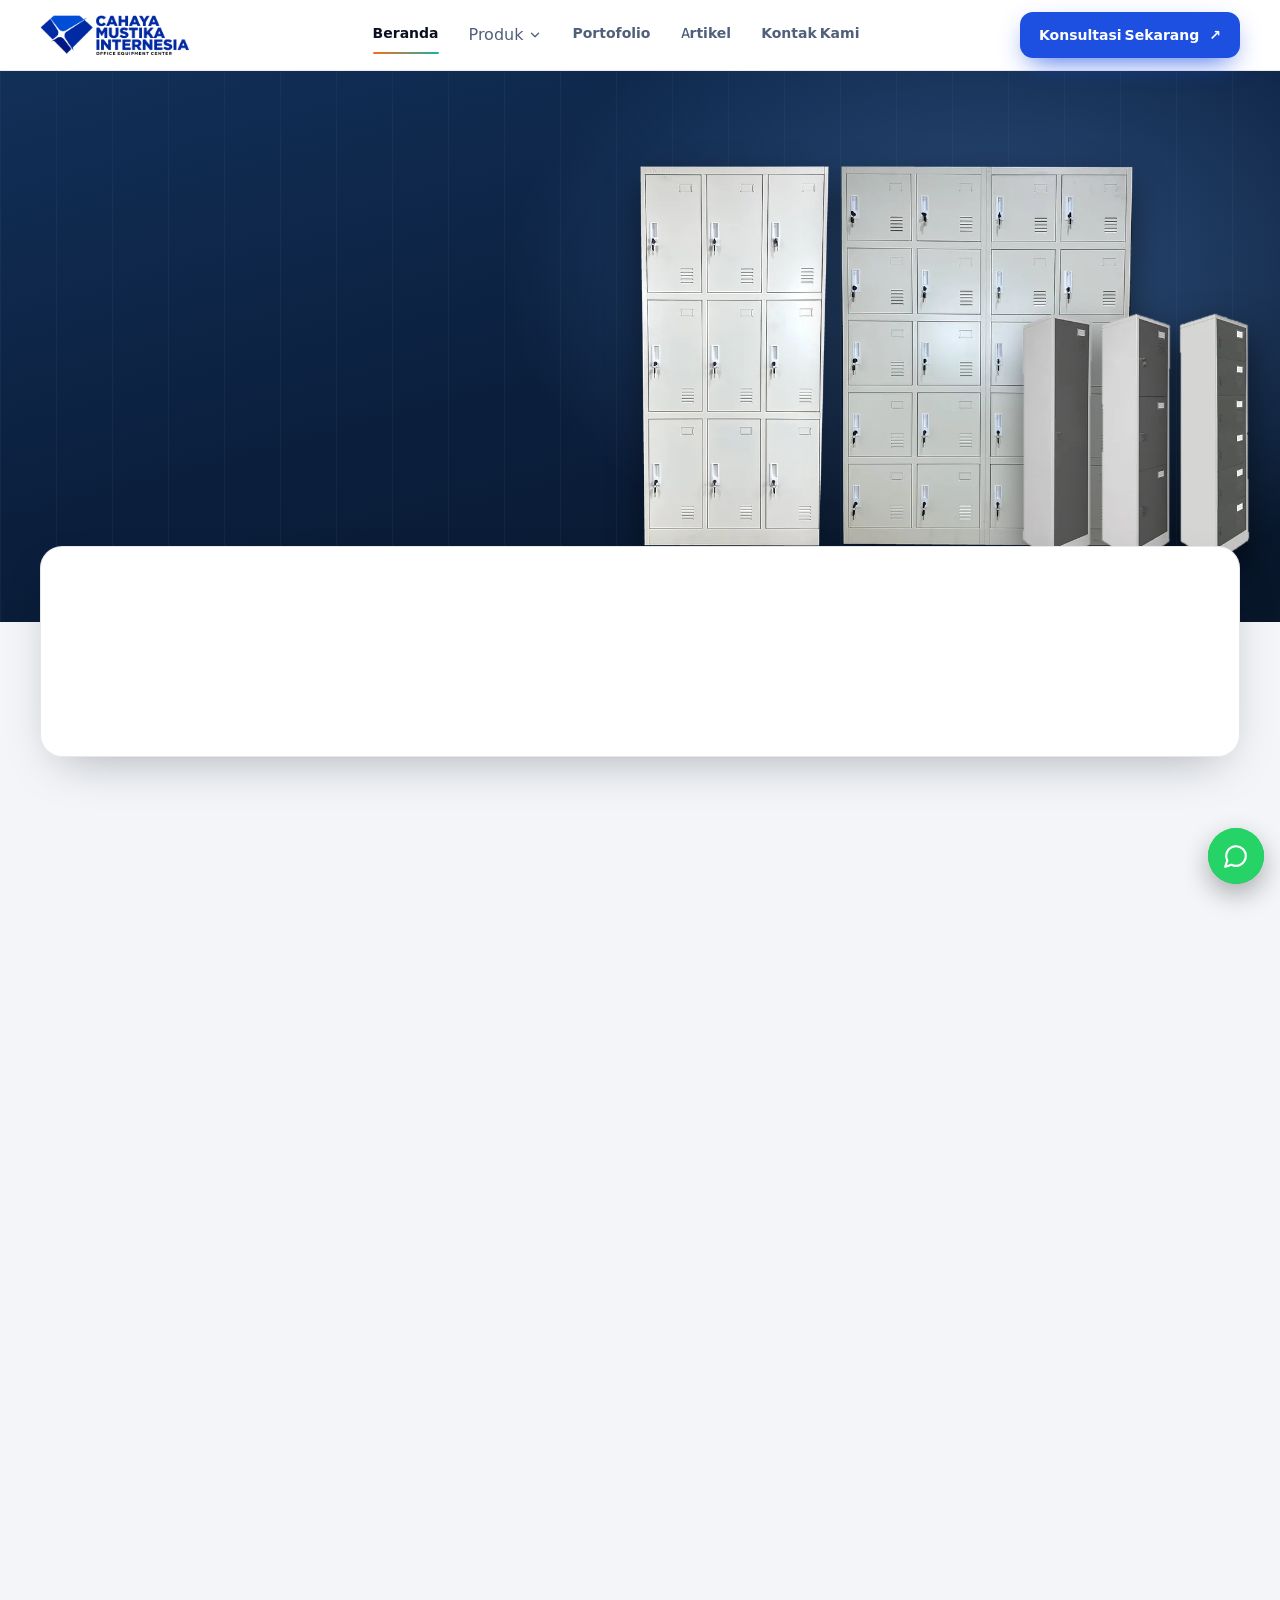
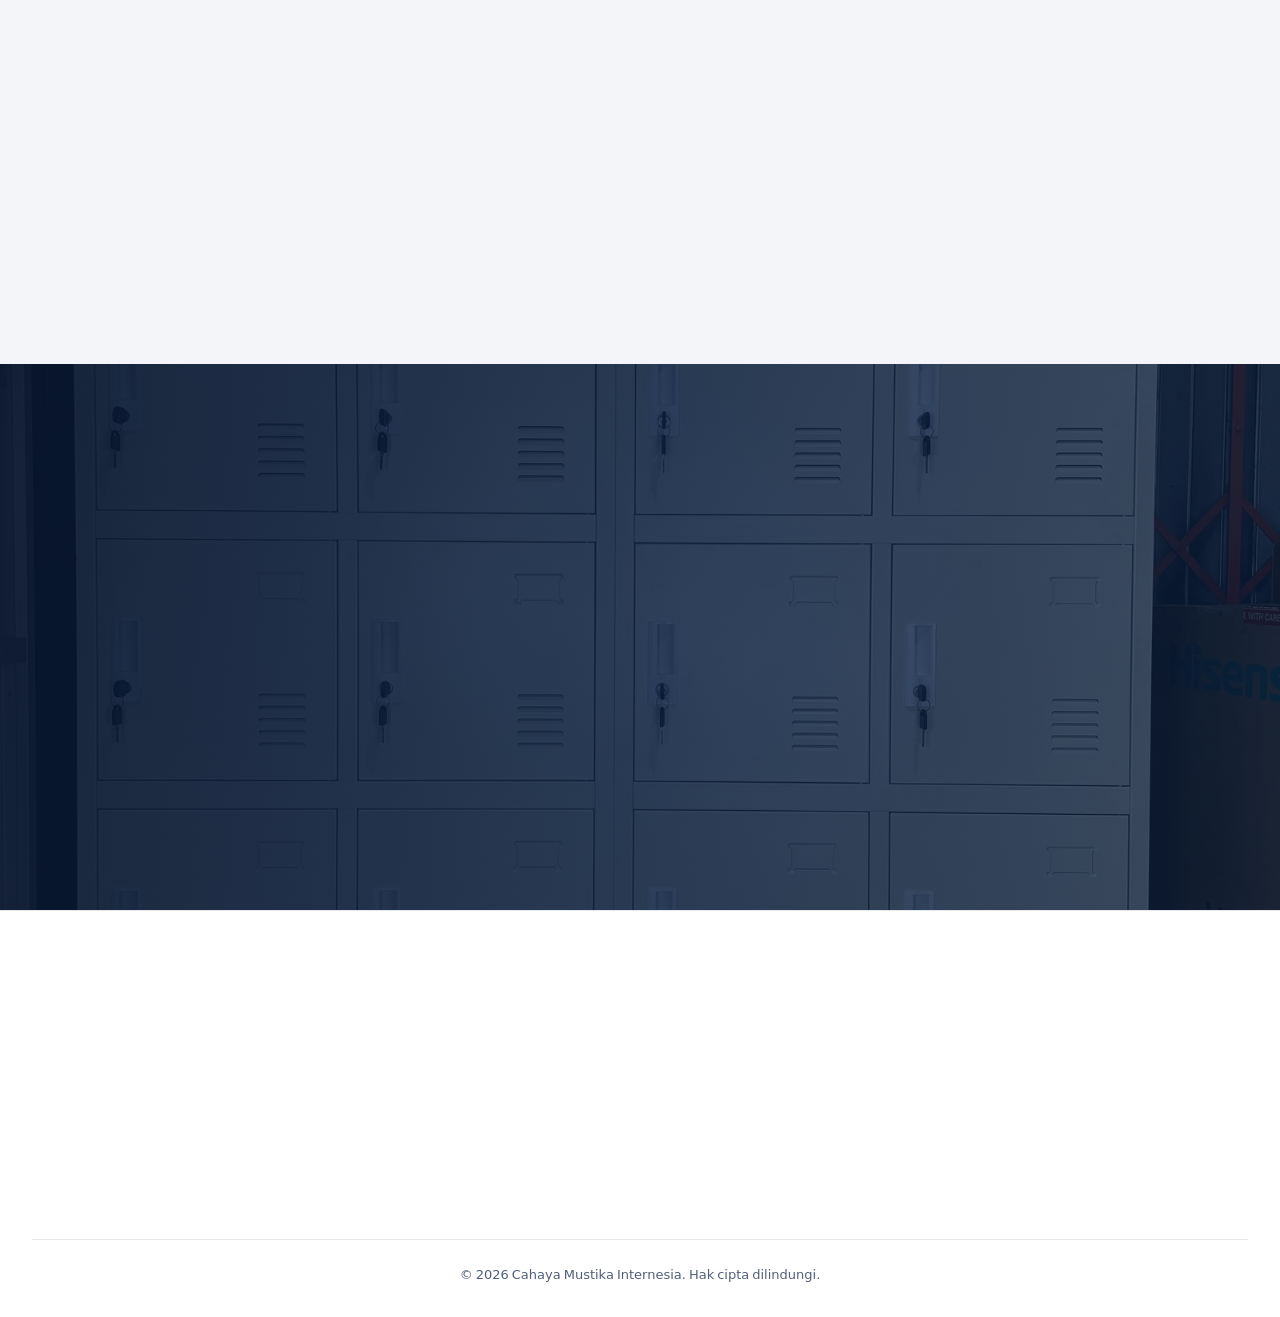
<file: index.html>
<!doctype html>
<html lang="id" data-theme="light">
<head>
<meta charset="utf-8">
<meta name="viewport" content="width=device-width,initial-scale=1">
<title>Jual Loker Besi Jakarta – Loker Zeco & Vivorti | Cahaya Mustika Internesia</title>
<meta name="description" content="Jual loker besi di Jakarta: lemari loker besi Zeco 1 sampai 6 pintu dan loker Vivorti 9 dan 20 pintu untuk sekolah, kantor, gym, pabrik, dan fasilitas kesehatan. Konsultasi via WhatsApp.">
<meta property="og:title" content="Jual Loker Besi Jakarta – Loker Zeco & Vivorti | Cahaya Mustika Internesia"><meta property="og:description" content="Jual loker besi di Jakarta: lemari loker besi Zeco 1 sampai 6 pintu dan loker Vivorti 9 dan 20 pintu untuk sekolah, kantor, gym, pabrik, dan fasilitas kesehatan. Konsultasi via WhatsApp."><meta property="og:image" content="assets/images/logo-footer.webp">
<link rel="icon" href="assets/images/icon.webp" type="image/webp">
<script>(function(){var d=document.documentElement;d.classList.add("js");try{localStorage.removeItem("theme")}catch(e){}})()</script>
<link rel="preload" href="assets/fonts/manrope-200-800-latin.woff2" as="font" type="font/woff2" crossorigin><link rel="preload" href="assets/fonts/poppins-600-latin.woff2" as="font" type="font/woff2" crossorigin><meta name="theme-color" content="#0b1f3d">
<link rel="stylesheet" href="assets/css/locker.css">
<script defer src="assets/js/locker.js"></script>
</head>
<body>
<a class="skip" href="#main">Lompat ke konten</a>
<header class="hdr" id="hdr">
 <div class="hdr-in">
  <a class="logo" href="index.html" aria-label="Cahaya Mustika Internesia"><img class="l-light" src="assets/images/logo-cahaya-mustika.webp" width="800" height="215" alt="Cahaya Mustika Internesia"><img class="l-dark" src="assets/images/putih-logo.webp" width="800" height="215" alt="Cahaya Mustika Internesia"></a>
  <nav class="nav" aria-label="Navigasi utama"><a href="index.html" aria-current=page>Beranda</a><div class="nav-dd"><button type="button" class="nav-dd-t" aria-expanded="false" aria-controls="ddProduk">Produk <svg class="dd-chev" viewBox="0 0 24 24" width="14" height="14" fill="none" stroke="currentColor" stroke-width="2.2" stroke-linecap="round" stroke-linejoin="round" aria-hidden="true"><path d="M6 9l6 6 6-6"/></svg></button><div class="nav-dd-m" id="ddProduk"><a href="pages/produk.html"><b>Semua Produk</b><small>20 model Zeco dan Vivorti</small></a><a href="pages/zeco.html"><b>Loker Besi Zeco</b><small>Loker besi 1 sampai 6 pintu</small></a><a href="pages/vivorti.html"><b>Loker Vivorti</b><small>Loker 9 dan 20 pintu</small></a></div></div><a href="pages/portofolio.html">Portofolio</a><a href="pages/artikel.html">Artikel</a><a href="pages/kontak.html">Kontak Kami</a></nav>
  <div class="hdr-act">
   <a class="btn btn-primary btn-sm" href="https://wa.me/628113301819?text=Halo%20Cahaya%20Mustika%20Internesia%2C%20saya%20ingin%20konsultasi%20mengenai%20locker." target="_blank" rel="noopener noreferrer">Konsultasi Sekarang <span class="arr">↗</span></a>
   <button class="burger" id="burger" type="button" aria-label="Menu" aria-expanded="false" aria-controls="mnav"><span></span><span></span></button>
  </div>
 </div>
 <nav class="mnav" id="mnav" aria-label="Navigasi seluler"><a href="index.html" aria-current=page>Beranda</a><a href="pages/produk.html">Produk</a><a class="mnav-sub" href="pages/zeco.html">Loker Besi Zeco</a><a class="mnav-sub" href="pages/vivorti.html">Loker Vivorti</a><a href="pages/portofolio.html">Portofolio</a><a href="pages/artikel.html">Artikel</a><a href="pages/kontak.html">Kontak Kami</a></nav>
</header>
<main id="main">

<section class="hx"><div class="wrap hx-grid">
 <div class="hx-copy">
  <h1 class="rv">Jual Loker Besi Jakarta untuk Sekolah, Kantor, dan Fasilitas Umum</h1>
  <p class="hx-lead rv" style="--d:.1s">Loker besi Zeco dan Vivorti dari Cahaya Mustika Internesia. Solusi penyimpanan yang aman dan rapi untuk sekolah, kantor, gym, pabrik, dan fasilitas kesehatan sesuai kebutuhan ruang Anda.</p>
  <div class="hx-cta rv" style="--d:.2s"><a class="btn btn-primary" href="pages/produk.html">Lihat Produk</a><a class="btn btn-ghost" href="https://wa.me/628113301819?text=Halo%20Cahaya%20Mustika%20Internesia%2C%20saya%20ingin%20konsultasi%20mengenai%20locker." target="_blank" rel="noopener noreferrer">Konsultasi Sekarang</a></div>
 </div>
 <div class="hx-vis" aria-hidden="true"><div class="hx-back"><img src="assets/images/produk/vivorti-vt-lc09-cut.webp" srcset="assets/images/produk/vivorti-vt-lc09-cut-sm.webp 300w, assets/images/produk/vivorti-vt-lc09-cut.webp 596w" sizes="(min-width:960px) 200px, 30vw" alt="" width="596" height="1200"><img fetchpriority="high" src="assets/images/produk/vivorti-vt-lc20-cut.webp" srcset="assets/images/produk/vivorti-vt-lc20-cut-sm.webp 460w, assets/images/produk/vivorti-vt-lc20-cut.webp 923w" sizes="(min-width:960px) 300px, 45vw" alt="" width="923" height="1200"></div><div class="hx-front"><img src="assets/images/produk/zeco-z601-t5-cut.webp" alt="" width="122" height="430"><img src="assets/images/produk/zeco-z603-t5-cut.webp" alt="" width="119" height="428"><img src="assets/images/produk/zeco-z606-t5-cut.webp" alt="" width="122" height="432"></div><span class="hx-floor"></span></div>
 </div></section>
<section class="hx-feat" aria-label="Keunggulan singkat"><div class="wrap"><div class="hx-card"><div class="hx-f rv" style="--d:0.00s"><span class="hx-ic"><svg viewBox="0 0 24 24" aria-hidden="true" fill="none" stroke="currentColor" stroke-width="1.8" stroke-linecap="round" stroke-linejoin="round"><path d="M12 3l9 5-9 5-9-5z"/><path d="M3 13l9 5 9-5"/></svg></span><div><p class="hx-f-t">20 Model Resmi</p><p>Loker besi Zeco dan Vivorti sesuai katalog resmi masing-masing merek.</p></div></div><div class="hx-f rv" style="--d:0.07s"><span class="hx-ic"><svg viewBox="0 0 24 24" aria-hidden="true" fill="none" stroke="currentColor" stroke-width="1.8" stroke-linecap="round" stroke-linejoin="round"><rect x="3" y="3" width="7" height="7" rx="1.5"/><rect x="14" y="3" width="7" height="7" rx="1.5"/><rect x="3" y="14" width="7" height="7" rx="1.5"/><rect x="14" y="14" width="7" height="7" rx="1.5"/></svg></span><div><p class="hx-f-t">1 hingga 20 Pintu</p><p>Dari loker personal sampai loker karyawan dalam jumlah banyak.</p></div></div><div class="hx-f rv" style="--d:0.14s"><span class="hx-ic"><svg viewBox="0 0 24 24" aria-hidden="true" fill="none" stroke="currentColor" stroke-width="1.8" stroke-linecap="round" stroke-linejoin="round"><path d="M4 21V5a1 1 0 011-1h8a1 1 0 011 1v16M14 9h5a1 1 0 011 1v11M3 21h18M8 8h2M8 12h2M8 16h2"/></svg></span><div><p class="hx-f-t">Melayani Seluruh Indonesia</p><p>Kantor di Jakarta Pusat, siap mengirim loker ke seluruh daerah di Indonesia.</p></div></div><div class="hx-f rv" style="--d:0.21s"><span class="hx-ic"><svg viewBox="0 0 24 24" aria-hidden="true" fill="none" stroke="currentColor" stroke-width="1.8" stroke-linecap="round" stroke-linejoin="round"><path d="M21 12a8 8 0 01-11.5 7.2L4 20l1-4.5A8 8 0 1121 12z"/></svg></span><div><p class="hx-f-t">Konsultasi via WhatsApp</p><p>Dibantu menghitung jumlah pintu dan memilih model yang paling sesuai.</p></div></div></div></div></section>

<section class="sec chal"><div class="wrap chal-grid"><div class="chal-l"><p class="eyebrow rv">Tantangan</p><p class="chal-title rv" style="--d:.08s">Tantangan Penyimpanan di Ruang Anda</p><p class="rv" style="--d:.16s">Setiap sekolah, kantor, gym, dan pabrik punya masalah penyimpanan yang berbeda. Loker Zeco dan Vivorti dirancang untuk menjawab tantangan yang paling sering muncul di lapangan.</p><a class="btn btn-primary rv" style="--d:.24s;margin-top:26px" href="https://wa.me/628113301819?text=Halo%20Cahaya%20Mustika%20Internesia%2C%20saya%20ingin%20konsultasi%20solusi%20penyimpanan%20locker." target="_blank" rel="noopener noreferrer">Diskusikan Kebutuhan Anda <span class="arr">↗</span></a></div><ul class="chal-list"><li class="rv" style="--d:0.00s"><span class="cn">01</span><div><b>Barang berserakan</b><p>Tas, jaket, dan perlengkapan menumpuk di meja atau lantai sehingga ruangan terlihat berantakan.</p></div></li><li class="rv" style="--d:0.07s"><span class="cn">02</span><div><b>Keamanan tidak terjamin</b><p>Barang pribadi dibiarkan terbuka tanpa tempat simpan yang terkunci.</p></div></li><li class="rv" style="--d:0.14s"><span class="cn">03</span><div><b>Ruang terbatas</b><p>Tanpa penataan yang tepat, area ganti, koridor, dan ruang kerja cepat terasa sempit.</p></div></li><li class="rv" style="--d:0.21s"><span class="cn">04</span><div><b>Barang sering tertukar</b><p>Setiap pengguna butuh tempat simpan sendiri yang jelas dan berkunci agar barang tidak tertukar atau hilang.</p></div></li></ul></div></section>

<section class="sec" style="padding-top:0"><div class="wrap"><div class="sec-h"><div><p class="eyebrow rv">Portofolio</p><h2 class="rv h2-2" style="--d:.08s">Produk Loker Besi yang Telah Digunakan Pelanggan</h2></div><p class="rv p-3" style="--d:.16s">Berbagai pilihan loker besi Zeco dan Vivorti untuk mendukung kebutuhan penyimpanan barang pribadi, perlengkapan kerja, dan seragam. Lihat dokumentasi produk untuk kebutuhan kantor, sekolah, pabrik, dan berbagai fasilitas lainnya.</p></div><div class="loc-grid"><a class="loc rv" style="--d:0.00s" href="pages/portofolio.html"><img class="loc-img" src="assets/images/portofolio/proyek-locker-20-pintu-putih.webp" srcset="assets/images/portofolio/proyek-locker-20-pintu-putih-sm.webp 480w, assets/images/portofolio/proyek-locker-20-pintu-putih.webp 900w" sizes="(min-width:1000px) 30vw, 50vw" alt="Loker besi 20 pintu warna putih, susunan 4 kolom" width="900" height="1200" loading="lazy" style="object-position:50% 45%"><span class="loc-tag">Loker Besi · 20 Pintu</span><div class="loc-body"><p class="loc-t">Loker 4 kolom warna putih</p></div></a><a class="loc rv" style="--d:0.06s" href="pages/portofolio.html"><img class="loc-img" src="assets/images/portofolio/proyek-locker-6-pintu-abu.webp" srcset="assets/images/portofolio/proyek-locker-6-pintu-abu-sm.webp 480w, assets/images/portofolio/proyek-locker-6-pintu-abu.webp 900w" sizes="(min-width:1000px) 30vw, 50vw" alt="Pemasangan loker besi 6 pintu warna abu-abu di lokasi pelanggan" width="900" height="1200" loading="lazy" style="object-position:50% 40%"><span class="loc-tag">Loker Besi · 6 Pintu</span><div class="loc-body"><p class="loc-t">Pemasangan loker 1 kolom</p></div></a><a class="loc rv" style="--d:0.12s" href="pages/portofolio.html"><img class="loc-img" src="assets/images/portofolio/proyek-locker-9-pintu-krem.webp" srcset="assets/images/portofolio/proyek-locker-9-pintu-krem-sm.webp 480w, assets/images/portofolio/proyek-locker-9-pintu-krem.webp 900w" sizes="(min-width:1000px) 30vw, 50vw" alt="Loker besi 9 pintu warna krem, susunan 3 kolom" width="900" height="1200" loading="lazy" style="object-position:50% 40%"><span class="loc-tag">Loker Besi · 9 Pintu</span><div class="loc-body"><p class="loc-t">Loker 3 kolom warna krem</p></div></a><a class="loc rv" style="--d:0.18s" href="pages/portofolio.html"><img class="loc-img" src="assets/images/portofolio/proyek-locker-2-pintu-abu.webp" srcset="assets/images/portofolio/proyek-locker-2-pintu-abu-sm.webp 480w, assets/images/portofolio/proyek-locker-2-pintu-abu.webp 900w" sizes="(min-width:1000px) 30vw, 50vw" alt="Loker besi 2 pintu tinggi warna abu-abu" width="900" height="1200" loading="lazy" style="object-position:50% 35%"><span class="loc-tag">Loker Besi · 2 Pintu</span><div class="loc-body"><p class="loc-t">Loker pintu tinggi untuk seragam</p></div></a><a class="loc rv" style="--d:0.24s" href="pages/portofolio.html"><img class="loc-img" src="assets/images/portofolio/proyek-locker-20-pintu-krem.webp" srcset="assets/images/portofolio/proyek-locker-20-pintu-krem-sm.webp 480w, assets/images/portofolio/proyek-locker-20-pintu-krem.webp 900w" sizes="(min-width:1000px) 30vw, 50vw" alt="Loker besi 20 pintu warna krem, susunan 4 kolom" width="900" height="1200" loading="lazy" style="object-position:50% 40%"><span class="loc-tag">Loker Besi · 20 Pintu</span><div class="loc-body"><p class="loc-t">Loker 4 kolom warna krem</p></div></a><a class="loc rv" style="--d:0.30s" href="pages/portofolio.html"><img class="loc-img" src="assets/images/portofolio/proyek-locker-6-pintu-abu-2.webp" srcset="assets/images/portofolio/proyek-locker-6-pintu-abu-2-sm.webp 480w, assets/images/portofolio/proyek-locker-6-pintu-abu-2.webp 900w" sizes="(min-width:1000px) 30vw, 50vw" alt="Loker besi 6 pintu warna abu-abu, satu kolom" width="900" height="1200" loading="lazy" style="object-position:50% 35%"><span class="loc-tag">Loker Besi · 6 Pintu</span><div class="loc-body"><p class="loc-t">Loker 1 kolom warna abu-abu</p></div></a></div></div></section>

<section class="sec"><div class="wrap">
 <div class="sec-h"><div><p class="eyebrow rv">Produk Kami</p><h2 class="rv" style="--d:.08s">Pilihan Loker Besi Zeco dan Vivorti untuk Sekolah, Kampus dan Pabrik</h2></div><p class="rv" style="--d:.16s">Temukan pilihan lemari loker besi dari Zeco dan Vivorti dengan berbagai konfigurasi pintu. Tersedia model untuk penyimpanan personal, perlengkapan kerja, seragam, dan barang karyawan.</p></div>
 <div class="bpn">
  <a class="bpn-p bpn-z rv" href="pages/zeco.html">
   <div class="bpn-media bpn-zm"><img src="assets/images/produk/zeco-z601-t5-cut.webp" alt="Zeco Locker Z-601" width="122" height="430" loading="lazy" decoding="async"><img src="assets/images/produk/zeco-z602-t5-cut.webp" alt="Zeco Locker Z-602" width="118" height="429" loading="lazy" decoding="async"><img src="assets/images/produk/zeco-z603-t5-cut.webp" alt="Zeco Locker Z-603" width="119" height="428" loading="lazy" decoding="async"><img src="assets/images/produk/zeco-z604-t5-cut.webp" alt="Zeco Locker Z-604" width="118" height="425" loading="lazy" decoding="async"><img src="assets/images/produk/zeco-z605-t5-cut.webp" alt="Zeco Locker Z-605" width="112" height="420" loading="lazy" decoding="async"><img src="assets/images/produk/zeco-z606-t5-cut.webp" alt="Zeco Locker Z-606" width="122" height="432" loading="lazy" decoding="async"></div>
   <div class="bpn-cap"><span class="bpn-tag">Zeco 1–6 Pintu · 18 Model</span><h3>Loker Besi Zeco</h3><div class="bpn-more"><p>Loker besi kokoh untuk pemakaian sehari-hari.</p></div><span class="bpn-btn">Lihat Produk Zeco <span class="arr">→</span></span></div>
  </a>
  <a class="bpn-p bpn-v rv" style="--d:.08s" href="pages/vivorti.html">
   <div class="bpn-media bpn-vm"><img src="assets/images/produk/vivorti-vt-lc09-cut.webp" srcset="assets/images/produk/vivorti-vt-lc09-cut-sm.webp 300w, assets/images/produk/vivorti-vt-lc09-cut.webp 596w" sizes="(min-width:960px) 200px, 30vw" alt="Vivorti VT-LC09" width="596" height="1200" loading="lazy" decoding="async"><img src="assets/images/produk/vivorti-vt-lc20-cut.webp" srcset="assets/images/produk/vivorti-vt-lc20-cut-sm.webp 460w, assets/images/produk/vivorti-vt-lc20-cut.webp 923w" sizes="(min-width:960px) 300px, 45vw" alt="Vivorti VT-LC20" width="923" height="1200" loading="lazy" decoding="async"></div>
   <div class="bpn-cap"><span class="bpn-tag">9 dan 20 Pintu · 2 Model</span><h3>Loker Besi Vivorti</h3><div class="bpn-more"><p>Lemari loker Vivorti dengan banyak kompartemen untuk penyimpanan barang pribadi dan perlengkapan pengguna dalam jumlah besar.</p></div><span class="bpn-btn">Lihat Produk Vivorti <span class="arr">→</span></span></div>
  </a>
 </div>
</div></section>

<section class="sec" style="padding-top:0"><div class="wrap">
 <div class="sec-h"><div><p class="eyebrow rv">Informasi dan Panduan</p><h2 class="rv" style="--d:.08s">Artikel dan Panduan Seputar Loker Besi</h2></div><a class="btn btn-line rv" href="pages/artikel.html">Semua Artikel <span class="arr">→</span></a></div>
 <div class="bgrid bgrid4"><a class="bc rv" href="pages/artikel-locker-baja-vs-smart-locker.html"><div class="bc-img"><img src="assets/images/artikel/locker-baja-vs-smart-locker.webp" srcset="assets/images/artikel/locker-baja-vs-smart-locker-sm.webp 600w, assets/images/artikel/locker-baja-vs-smart-locker.webp 1200w" sizes="(min-width:1000px) 25vw, (min-width:700px) 50vw, 80vw" alt="Loker Besi vs Smart Locker: Mana yang Cocok untuk Anda?" width="1200" height="750" loading="lazy" decoding="async"></div><div class="bc-body"><div class="bc-meta"><span class="tagp">Panduan</span><span>11 November 2026</span></div><h3>Loker Besi vs Smart Locker: Mana yang Cocok untuk Anda?</h3><p>Memilih antara loker besi konvensional dan smart locker digital bergantung pada pola pemakaian, anggaran, dan tingkat kontrol akses.</p><span class="bc-more">Baca Selengkapnya <span class="arr">→</span></span></div></a><a class="bc rv" href="pages/artikel-menentukan-jumlah-pintu-locker.html"><div class="bc-img"><img src="assets/images/artikel/menentukan-jumlah-pintu-locker.webp" srcset="assets/images/artikel/menentukan-jumlah-pintu-locker-sm.webp 600w, assets/images/artikel/menentukan-jumlah-pintu-locker.webp 1200w" sizes="(min-width:1000px) 25vw, (min-width:700px) 50vw, 80vw" alt="Cara Menentukan Jumlah Pintu Loker yang Dibutuhkan" width="1200" height="750" loading="lazy" decoding="async"></div><div class="bc-body"><div class="bc-meta"><span class="tagp">Tips</span><span>10 November 2026</span></div><h3>Cara Menentukan Jumlah Pintu Loker yang Dibutuhkan</h3><p>Hitung kebutuhan pintu dengan membedakan pengguna tetap, pengguna bergantian, dan puncak kunjungan.</p><span class="bc-more">Baca Selengkapnya <span class="arr">→</span></span></div></a><a class="bc rv" href="pages/artikel-tips-merawat-locker.html"><div class="bc-img"><img src="assets/images/artikel/tips-merawat-locker.webp" srcset="assets/images/artikel/tips-merawat-locker-sm.webp 600w, assets/images/artikel/tips-merawat-locker.webp 1200w" sizes="(min-width:1000px) 25vw, (min-width:700px) 50vw, 80vw" alt="5 Tips Merawat Loker Agar Awet dan Tetap Rapi" width="1200" height="750" loading="lazy" decoding="async"></div><div class="bc-body"><div class="bc-meta"><span class="tagp">Perawatan</span><span>09 November 2026</span></div><h3>5 Tips Merawat Loker Agar Awet dan Tetap Rapi</h3><p>Perawatan rutin yang sederhana membantu loker tetap berfungsi baik dan terlihat rapi dalam jangka panjang.</p><span class="bc-more">Baca Selengkapnya <span class="arr">→</span></span></div></a><a class="bc rv" href="pages/artikel-parcel-locker-apartemen-kantor.html"><div class="bc-img"><img src="assets/images/artikel/parcel-locker-apartemen-kantor.webp" srcset="assets/images/artikel/parcel-locker-apartemen-kantor-sm.webp 600w, assets/images/artikel/parcel-locker-apartemen-kantor.webp 1200w" sizes="(min-width:1000px) 25vw, (min-width:700px) 50vw, 80vw" alt="Mengenal Parcel Locker untuk Apartemen dan Kantor" width="1200" height="750" loading="lazy" decoding="async"></div><div class="bc-body"><div class="bc-meta"><span class="tagp">Wawasan</span><span>08 November 2026</span></div><h3>Mengenal Parcel Locker untuk Apartemen dan Kantor</h3><p>Parcel locker memungkinkan paket dititipkan dan diambil secara mandiri tanpa menunggu petugas.</p><span class="bc-more">Baca Selengkapnya <span class="arr">→</span></span></div></a></div>
</div></section>


<section class="sec" style="padding-top:0"><div class="wrap">
 <div class="sec-h" style="justify-content:center;text-align:center"><div><p class="eyebrow rv" style="justify-content:center">FAQ</p><h2 class="rv h2-2" style="--d:.08s;margin-inline:auto">Pertanyaan Seputar Jual Loker Besi Jakarta</h2></div></div>
 <div class="faq"><details class="rv"><summary><h3 class="faq-q">Apa bedanya Zeco dan Vivorti?</h3></summary><p>Zeco menonjolkan loker besi yang kokoh untuk pemakaian intensif. Vivorti menyediakan loker multi-pintu VT-LC09 (9 pintu) dan VT-LC20 (20 pintu) untuk kebutuhan banyak pengguna.</p></details><details class="rv"><summary><h3 class="faq-q">Bisakah jumlah pintu disesuaikan?</h3></summary><p>Bisa. Unit bersifat modular sehingga dapat disusun berderet dan dikombinasikan. Tim kami membantu menentukan konfigurasi yang sesuai.</p></details><details class="rv"><summary><h3 class="faq-q">Bagaimana cara meminta penawaran?</h3></summary><p>Klik tombol Konsultasi Sekarang di halaman produk atau hubungi WhatsApp +62 811-3301-819. Sebutkan model, jumlah unit, dan lokasi pengiriman.</p></details><details class="rv"><summary><h3 class="faq-q">Apakah tersedia untuk pengiriman ke luar kota?</h3></summary><p>Bisa. Kami melayani pengiriman ke seluruh daerah di Indonesia. Hubungi tim kami untuk estimasi biaya dan waktu pengiriman ke lokasi Anda.</p></details><details class="rv"><summary><h3 class="faq-q">Apakah loker bisa dipasang di lokasi kami?</h3></summary><p>Bisa. Loker dapat dipasang di sekolah, kantor, gym, pabrik, fasilitas kesehatan, hingga apartemen dan retail. Tim kami membantu menyesuaikan jenis dan jumlah unit dengan ruang Anda.</p></details><details class="rv"><summary><h3 class="faq-q">Apa beda varian T5, T6, dan T7 pada loker Zeco?</h3></summary><p>Ketiganya berukuran sama, 38 × 38 × 183 cm. Bedanya ada pada ketebalan plat bodi: T5 0,5 mm, T6 0,6 mm, dan T7 0,7 mm. Semakin tebal plat, semakin kokoh untuk pemakaian intensif.</p></details><details class="rv"><summary><h3 class="faq-q">Berapa lama estimasi pengiriman dan pemasangan?</h3></summary><p>Estimasi bergantung pada ketersediaan unit, jumlah pesanan, dan lokasi. Hubungi tim sales melalui WhatsApp untuk jadwal yang sesuai dengan proyek Anda.</p></details></div>
</div></section>
</main>
<section class="pdx-cta" aria-label="Konsultasi">
 <img src="assets/images/cta-loker.webp" srcset="assets/images/cta-loker-sm.webp 800w, assets/images/cta-loker.webp 1600w" sizes="100vw" alt="" width="1600" height="900" loading="lazy" decoding="async">
 <div class="wrap pdx-cta-in">
  <span class="pdx-eyebrow">Mulai Proyek Anda</span>
  <h2>Butuh Loker untuk Kantor, Sekolah, atau Pabrik?</h2>
  <p>Sedang mencari loker besi untuk kebutuhan perusahaan atau institusi? Konsultasikan jumlah pengguna, model, dan kebutuhan penyimpanan Anda. Tim Cahaya Mustika Internesia siap membantu memilih loker Zeco atau Vivorti yang sesuai.</p>
  <div class="pdx-cta-btns"><a class="btn pdx-btn-wa" href="https://wa.me/628113301819?text=Halo%20Cahaya%20Mustika%20Internesia%2C%20saya%20ingin%20konsultasi%20mengenai%20loker%20untuk%20proyek%20saya." target="_blank" rel="noopener noreferrer">Konsultasi via WhatsApp <span class="arr">↗</span></a><a class="btn pdx-btn-line" href="pages/produk.html">Lihat Semua Produk</a></div>
 </div>
</section>
<footer class="ft">
 <div class="ft-grid">
  <div class="c2">
   <a class="ft-logo" href="index.html" aria-label="Cahaya Mustika Internesia"><img class="theme-logo-light" src="assets/images/logo-footer.webp" width="320" height="320" loading="lazy" alt="Cahaya Mustika Internesia - Office Equipment Center"><img class="theme-logo-dark" src="assets/images/logo-footer-dark.webp" width="320" height="320" loading="lazy" alt="" aria-hidden="true"></a>
   <p class="d">Cahaya Mustika Internesia adalah distributor Loker Zeco dan Vivorti untuk bisnis, sekolah, perkantoran, fasilitas kesehatan, dan institusi di Indonesia.</p>
  </div>
  <nav aria-label="Footer Navigation"><h2 class="ft-t">Informasi perusahaan</h2><ul><li><a href="index.html">Beranda</a></li><li><a href="pages/produk.html">Produk</a></li><li><a href="pages/portofolio.html">Portofolio</a></li><li><a href="pages/artikel.html">Artikel</a></li><li><a href="pages/kontak.html">Kontak Kami</a></li></ul></nav>
  <div class="c2"><h2 class="ft-t">Kontak</h2><ul>
   <li><a class="ci" href="https://wa.me/628113301819?text=Halo%20Cahaya%20Mustika%20Internesia%2C%20saya%20ingin%20konsultasi%20mengenai%20locker." target="_blank" rel="noopener noreferrer"><span class="ico"><svg width="18" height="18" viewBox="0 0 24 24" fill="none" stroke="currentColor" stroke-width="1.8" stroke-linecap="round" stroke-linejoin="round"><path d="M22 16.92v3a2 2 0 0 1-2.18 2 19.79 19.79 0 0 1-8.63-3.07 19.5 19.5 0 0 1-6-6 19.79 19.79 0 0 1-3.07-8.67A2 2 0 0 1 4.11 2h3a2 2 0 0 1 2 1.72 12.84 12.84 0 0 0 .7 2.81 2 2 0 0 1-.45 2.11L8.09 9.91a16 16 0 0 0 6 6l1.27-1.27a2 2 0 0 1 2.11-.45 12.84 12.84 0 0 0 2.81.7A2 2 0 0 1 22 16.92z"/></svg></span><span><small>Telepon / WhatsApp</small><b>+62 811-3301-819</b></span></a></li>
   <li><a class="ci" href="https://www.google.com/maps/search/?api=1&amp;query=PT%20Cahaya%20Mustika%20Internesia%2C%20Jl.%20Penjernihan%20II%2C%20Jakarta%20Pusat" target="_blank" rel="noopener noreferrer"><span class="ico"><svg width="18" height="18" viewBox="0 0 24 24" fill="none" stroke="currentColor" stroke-width="1.8" stroke-linecap="round" stroke-linejoin="round"><path d="M20 10c0 4.993-5.539 10.193-7.399 11.799a1 1 0 0 1-1.202 0C9.539 20.193 4 14.993 4 10a8 8 0 0 1 16 0"/><circle cx="12" cy="10" r="3"/></svg></span><span><small>Alamat</small><b><span>Jl. Penjernihan II No.7, RT.11/RW.6</span><span>Bend. Hilir, Kecamatan Tanah Abang</span><span>Kota Jakarta Pusat, DKI Jakarta 10210</span></b></span></a></li>
  </ul></div>
 </div>
 <div class="ft-copy">© 2026 Cahaya Mustika Internesia. Hak cipta dilindungi.</div>
</footer>
<a class="wa" href="https://wa.me/628113301819?text=Halo%20Cahaya%20Mustika%20Internesia%2C%20saya%20ingin%20konsultasi%20mengenai%20locker." target="_blank" rel="noopener noreferrer" aria-label="Chat dengan Sales via WhatsApp"><span class="tip">Chat dengan Sales</span><span class="b"><svg width="26" height="26" viewBox="0 0 24 24" fill="none" stroke="currentColor" stroke-width="2" stroke-linecap="round" stroke-linejoin="round"><path d="M7.9 20A9 9 0 1 0 4 16.1L2 22Z"/></svg></span></a>
</body>
</html>
</file>
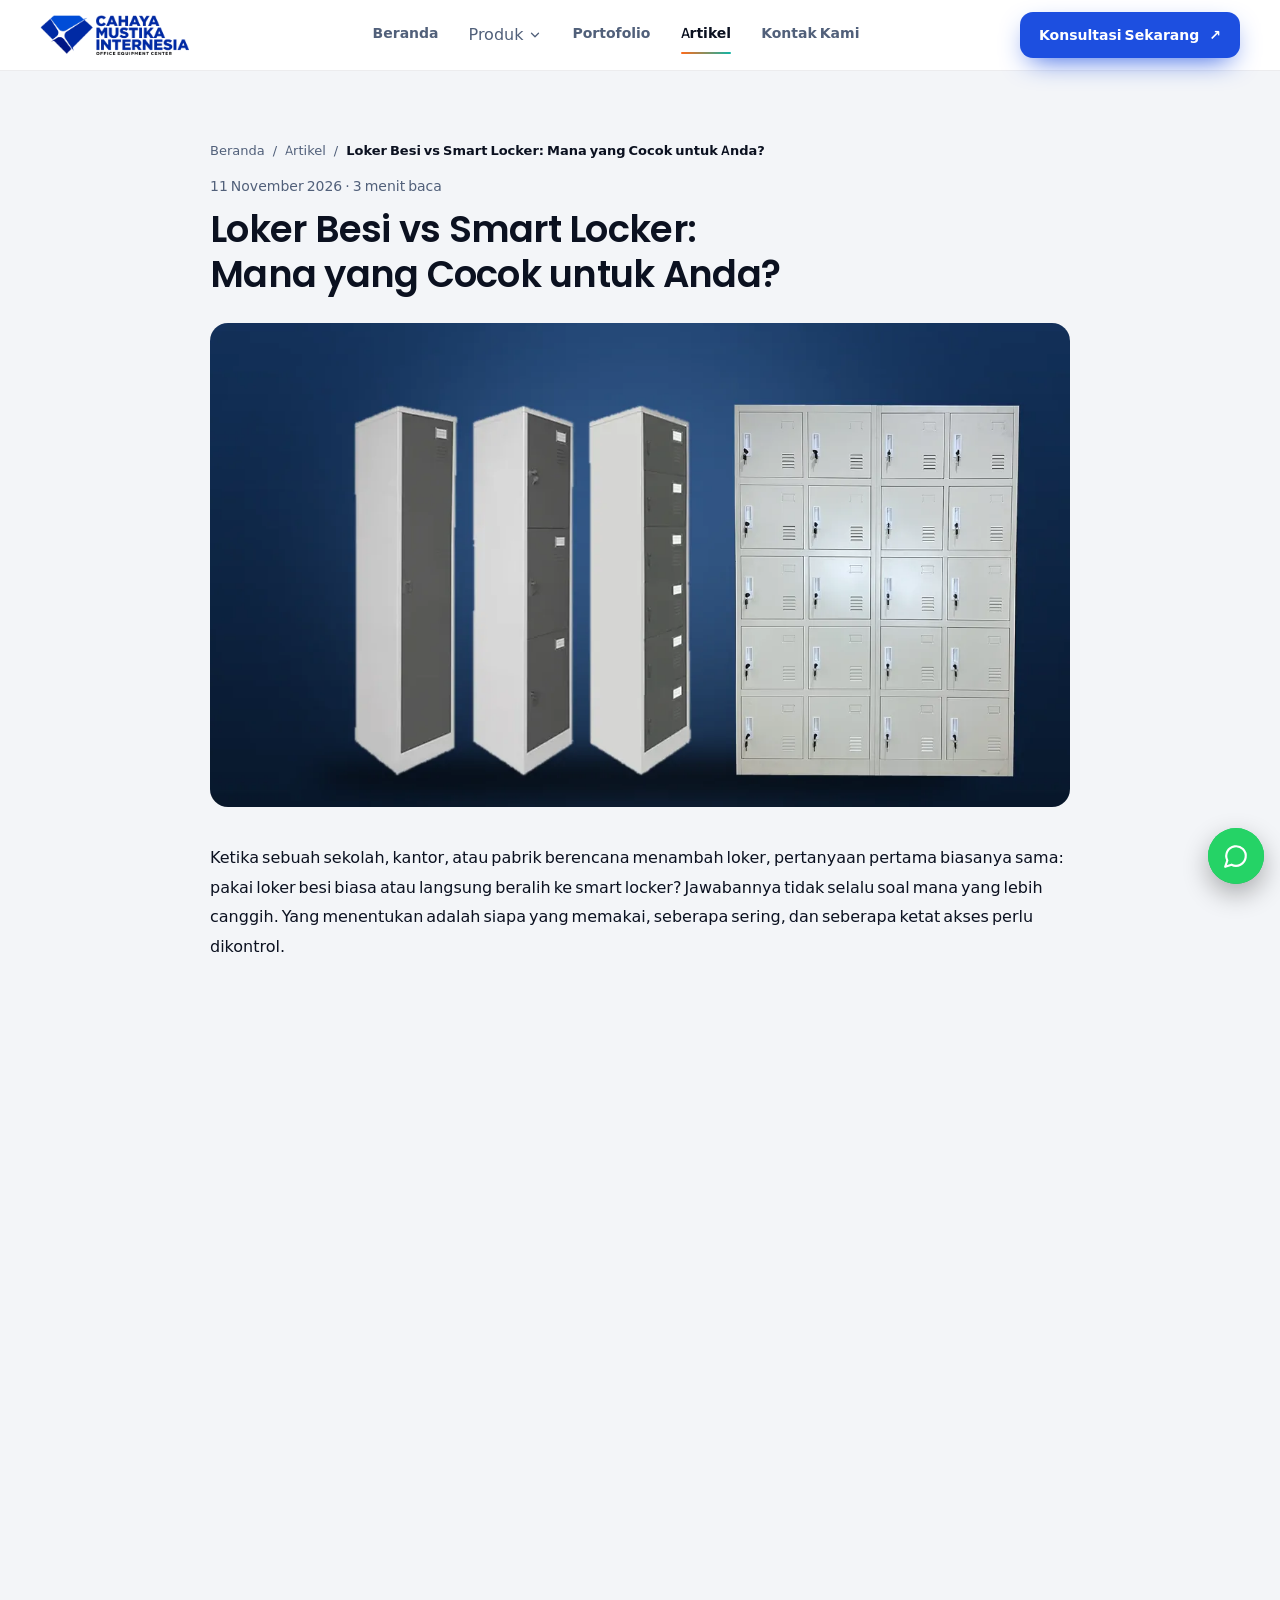
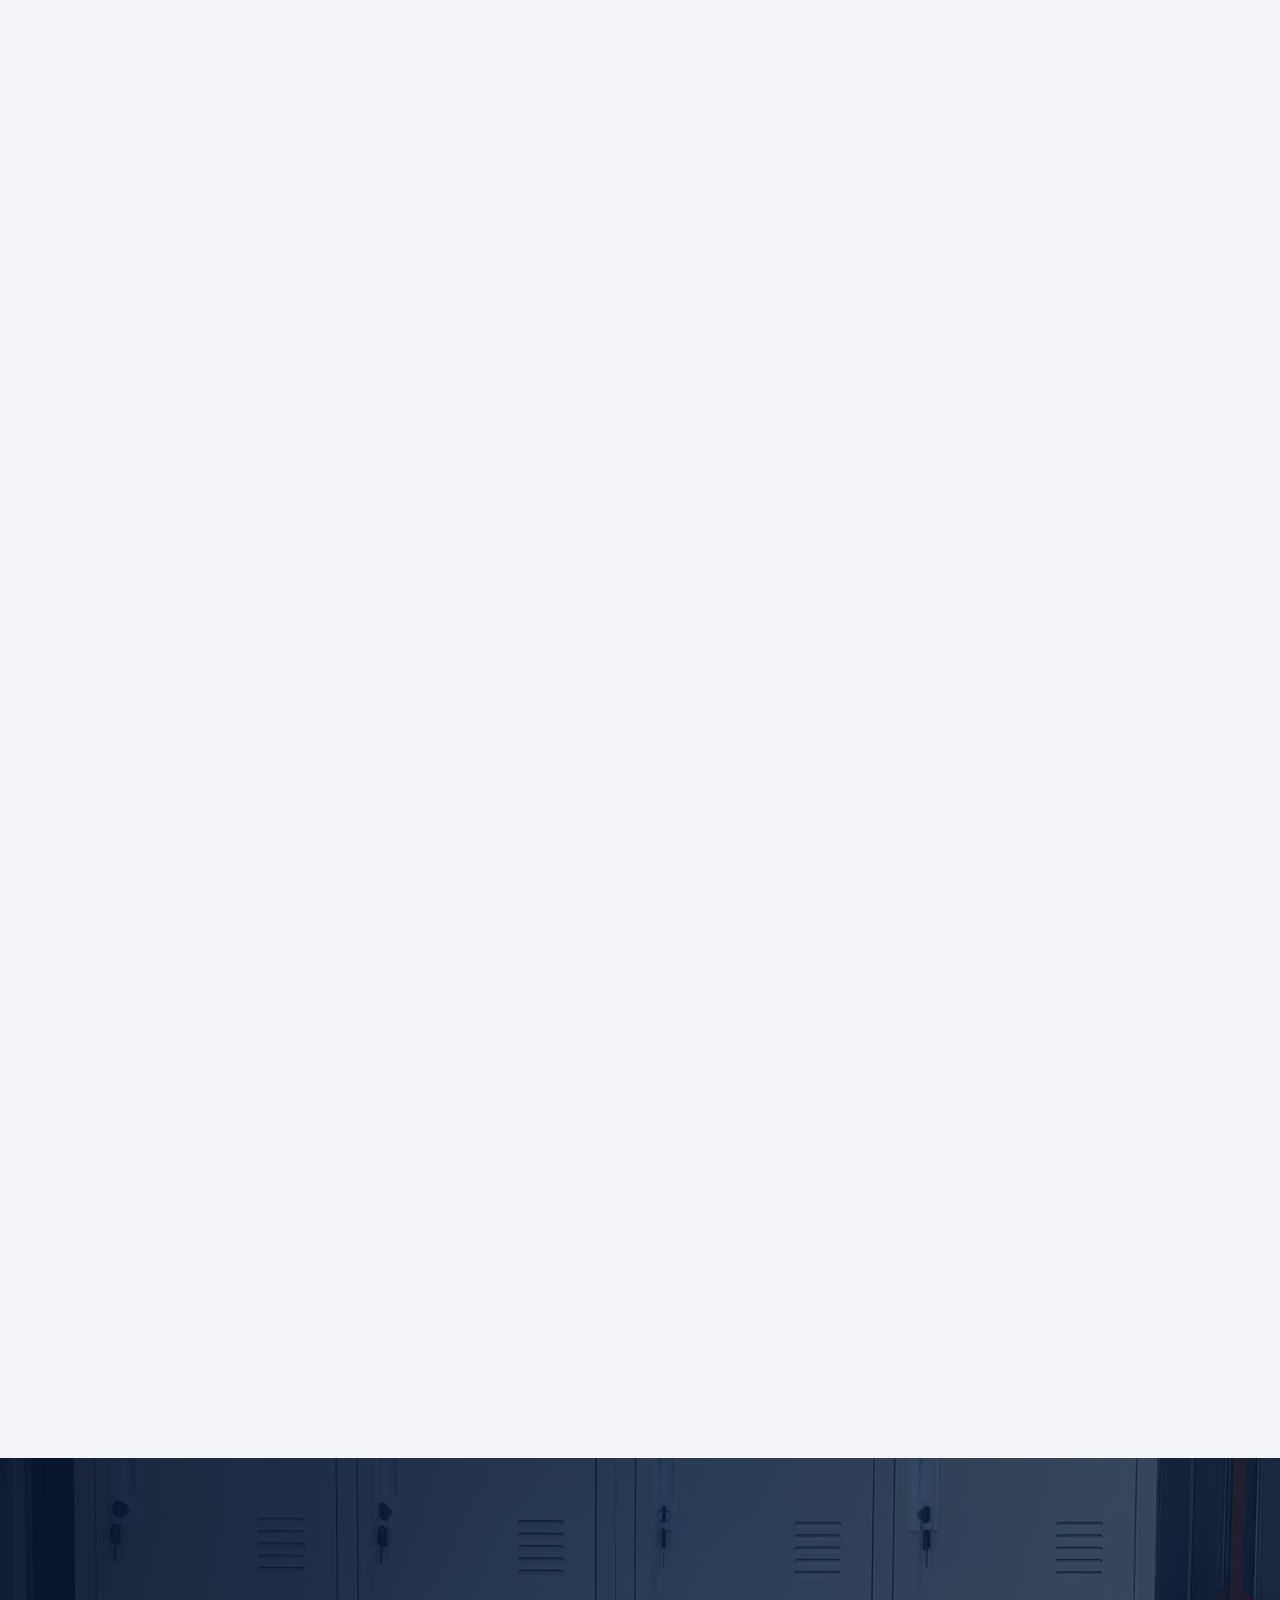
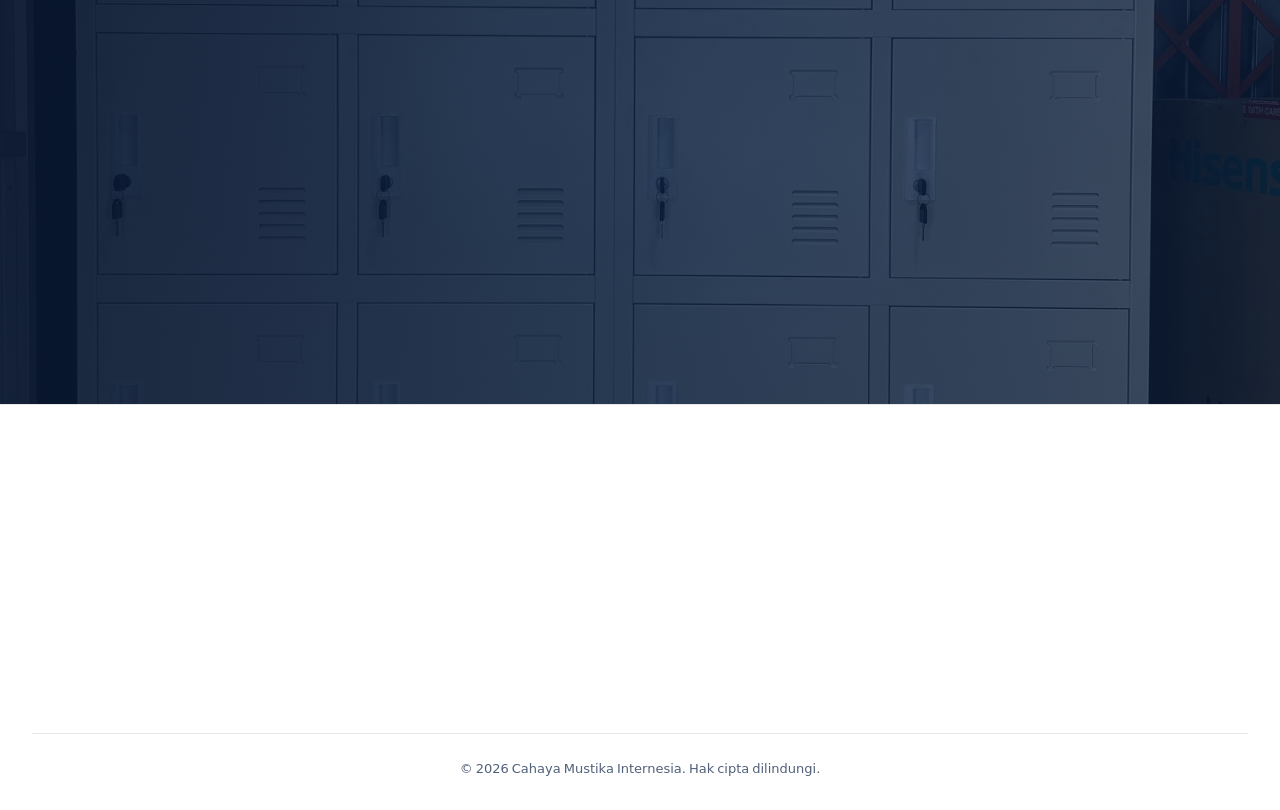
<file: pages/artikel-locker-baja-vs-smart-locker.html>
<!doctype html>
<html lang="id" data-theme="light">
<head>
<meta charset="utf-8">
<meta name="viewport" content="width=device-width,initial-scale=1">
<title>Loker Besi vs Smart Locker: Mana yang Cocok untuk Anda? | Cahaya Mustika Internesia</title>
<meta name="description" content="Memilih antara loker besi konvensional dan smart locker digital bergantung pada pola pemakaian, anggaran, dan tingkat kontrol akses.">
<meta property="og:title" content="Loker Besi vs Smart Locker: Mana yang Cocok untuk Anda? | Cahaya Mustika Internesia"><meta property="og:description" content="Memilih antara loker besi konvensional dan smart locker digital bergantung pada pola pemakaian, anggaran, dan tingkat kontrol akses."><meta property="og:image" content="../assets/images/logo-footer.webp">
<link rel="icon" href="../assets/images/icon.webp" type="image/webp">
<script>(function(){var d=document.documentElement;d.classList.add("js");try{localStorage.removeItem("theme")}catch(e){}})()</script>
<link rel="preload" href="../assets/fonts/manrope-200-800-latin.woff2" as="font" type="font/woff2" crossorigin><link rel="preload" href="../assets/fonts/poppins-600-latin.woff2" as="font" type="font/woff2" crossorigin><meta name="theme-color" content="#0b1f3d">
<link rel="stylesheet" href="../assets/css/locker.css">
<script defer src="../assets/js/locker.js"></script>
</head>
<body>
<a class="skip" href="#main">Lompat ke konten</a>
<header class="hdr" id="hdr">
 <div class="hdr-in">
  <a class="logo" href="../index.html" aria-label="Cahaya Mustika Internesia"><img class="l-light" src="../assets/images/logo-cahaya-mustika.webp" width="800" height="215" alt="Cahaya Mustika Internesia"><img class="l-dark" src="../assets/images/putih-logo.webp" width="800" height="215" alt="Cahaya Mustika Internesia"></a>
  <nav class="nav" aria-label="Navigasi utama"><a href="../index.html">Beranda</a><div class="nav-dd"><button type="button" class="nav-dd-t" aria-expanded="false" aria-controls="ddProduk">Produk <svg class="dd-chev" viewBox="0 0 24 24" width="14" height="14" fill="none" stroke="currentColor" stroke-width="2.2" stroke-linecap="round" stroke-linejoin="round" aria-hidden="true"><path d="M6 9l6 6 6-6"/></svg></button><div class="nav-dd-m" id="ddProduk"><a href="../pages/produk.html"><b>Semua Produk</b><small>20 model Zeco dan Vivorti</small></a><a href="../pages/zeco.html"><b>Loker Besi Zeco</b><small>Loker besi 1 sampai 6 pintu</small></a><a href="../pages/vivorti.html"><b>Loker Vivorti</b><small>Loker 9 dan 20 pintu</small></a></div></div><a href="../pages/portofolio.html">Portofolio</a><a href="../pages/artikel.html" aria-current=page>Artikel</a><a href="../pages/kontak.html">Kontak Kami</a></nav>
  <div class="hdr-act">
   <a class="btn btn-primary btn-sm" href="https://wa.me/628113301819?text=Halo%20Cahaya%20Mustika%20Internesia%2C%20saya%20ingin%20konsultasi%20mengenai%20locker." target="_blank" rel="noopener noreferrer">Konsultasi Sekarang <span class="arr">↗</span></a>
   <button class="burger" id="burger" type="button" aria-label="Menu" aria-expanded="false" aria-controls="mnav"><span></span><span></span></button>
  </div>
 </div>
 <nav class="mnav" id="mnav" aria-label="Navigasi seluler"><a href="../index.html">Beranda</a><a href="../pages/produk.html">Produk</a><a class="mnav-sub" href="../pages/zeco.html">Loker Besi Zeco</a><a class="mnav-sub" href="../pages/vivorti.html">Loker Vivorti</a><a href="../pages/portofolio.html">Portofolio</a><a href="../pages/artikel.html" aria-current=page>Artikel</a><a href="../pages/kontak.html">Kontak Kami</a></nav>
</header>
<main id="main">
<section class="sec pt-hdr post"><div class="wrap post-wrap">
 <header class="post-head">
  <nav class="crumb post-crumb" aria-label="Breadcrumb"><a href="../index.html">Beranda</a><span aria-hidden="true">/</span><a href="artikel.html">Artikel</a><span aria-hidden="true">/</span><span aria-current="page">Loker Besi vs Smart Locker: Mana yang Cocok untuk Anda?</span></nav>
  <p class="post-date"><time>11 November 2026</time> · 3 menit baca</p>
  <h1>Loker Besi vs Smart Locker: Mana yang Cocok untuk Anda?</h1>
 </header>
 <figure class="post-cover"><img fetchpriority="high" src="../assets/images/artikel/locker-baja-vs-smart-locker.webp" srcset="../assets/images/artikel/locker-baja-vs-smart-locker-sm.webp 600w, ../assets/images/artikel/locker-baja-vs-smart-locker.webp 1200w" sizes="(min-width:900px) 860px, 100vw" alt="Loker Besi vs Smart Locker: Mana yang Cocok untuk Anda?" width="1200" height="750"></figure>
 <article class="post-body prose">
<p>Ketika sebuah sekolah, kantor, atau pabrik berencana menambah loker, pertanyaan pertama biasanya sama: pakai loker besi biasa atau langsung beralih ke smart locker? Jawabannya tidak selalu soal mana yang lebih canggih. Yang menentukan adalah siapa yang memakai, seberapa sering, dan seberapa ketat akses perlu dikontrol.</p>
<p>Artikel ini membandingkan keduanya dari sisi cara kerja, kebutuhan perawatan, dan situasi pemakaian, sehingga Anda bisa menentukan pilihan sebelum berkonsultasi dengan tim sales.</p>
<h2>Apa itu loker besi konvensional?</h2>
<p>Loker besi adalah lemari penyimpanan berpintu yang dibuat dari plat besi dan dikunci secara mekanis. Pengguna bisa memasang gembok sendiri atau memakai kunci bawaan unit. Seri Zeco termasuk kategori ini: konstruksinya sederhana, kuat, dan sudah lama dipakai di lingkungan yang menuntut ketahanan.</p>
<p>Karena tidak ada komponen elektronik, loker besi relatif mudah dirawat. Kerusakan umumnya terbatas pada engsel, kunci, atau cat yang tergores, dan semuanya bisa ditangani tanpa teknisi khusus.</p>
<h2>Apa itu smart locker?</h2>
<p>Smart locker memakai akses digital sebagai pengganti kunci fisik, misalnya kode PIN atau kartu RFID. Pengguna cukup memasukkan kode atau menempelkan kartu untuk membuka pintu.</p>
<p>Keunggulan utamanya ada pada pengelolaan. Kunci yang hilang tidak lagi menjadi masalah, dan pengelola dapat menetapkan siapa boleh memakai pintu yang mana.</p>
<h2>Perbandingan singkat</h2>
<div class="tbl"><table><thead><tr><th>Aspek</th><th>Loker besi</th><th>Smart locker</th></tr></thead><tbody>
<tr><td>Cara akses</td><td>Kunci mekanis atau gembok</td><td>PIN atau kartu RFID</td></tr>
<tr><td>Pola pemakaian</td><td>Satu pengguna, satu pintu tetap</td><td>Pemakaian bergantian atau berbagi</td></tr>
<tr><td>Kontrol pengelola</td><td>Terbatas pada kunci cadangan</td><td>Akses dapat diatur terpusat</td></tr>
<tr><td>Perawatan</td><td>Sederhana, tanpa komponen elektronik</td><td>Perlu perhatian pada panel dan keypad</td></tr>
<tr><td>Lingkungan yang cocok</td><td>Pabrik, gudang, sekolah, ruang ganti</td><td>Kantor modern, gym, coworking, parcel</td></tr>
</tbody></table></div>
<h2>Kapan loker besi lebih tepat?</h2>
<ul><li>Setiap pengguna punya pintu sendiri dan memakainya setiap hari</li><li>Area kerja berat seperti pabrik, gudang, dan bengkel</li><li>Anggaran dan perawatan ingin dibuat sesederhana mungkin</li><li>Banyak unit dibutuhkan sekaligus, misalnya untuk satu angkatan siswa</li></ul>
<h2>Kapan smart locker lebih tepat?</h2>
<ul><li>Pengguna berganti-ganti sepanjang hari, seperti pengunjung gym atau karyawan hot-desking</li><li>Pengelola tidak ingin repot mengurus kunci hilang atau kunci cadangan</li><li>Dibutuhkan kesan ruang yang modern dan rapi, misalnya di lobi atau area publik</li><li>Ada kebutuhan parcel locker untuk apartemen atau perkantoran</li></ul>
<blockquote><b>Satu proyek, dua jenis loker</b>Anda tidak harus memilih salah satu. Banyak proyek memadukan keduanya: loker besi untuk area staf teknis, smart locker untuk area tamu dan karyawan kantor.</blockquote>
<h2>Pertanyaan yang sebaiknya dijawab dulu</h2>
<ol><li><b>Siapa penggunanya?</b> Pengguna tetap cenderung cocok dengan loker besi, pengguna bergantian dengan smart locker.</li><li><b>Seberapa berat pemakaiannya?</b> Semakin intensif dan keras lingkungannya, semakin masuk akal memilih konstruksi besi yang sederhana.</li><li><b>Siapa yang mengelola?</b> Jika ada petugas yang bisa mengatur akses, smart locker akan terasa manfaatnya.</li><li><b>Berapa anggaran dan rencana jangka panjangnya?</b> Pertimbangkan biaya awal sekaligus kemudahan perawatan.</li></ol>
<h2>Kesimpulan</h2>
<p>Loker besi unggul pada ketahanan dan kesederhanaan, sedangkan smart locker unggul pada fleksibilitas dan kontrol akses. Pilihan terbaik bergantung pada cara ruang Anda dipakai, bukan pada mana yang lebih baru. Jika masih ragu, ceritakan kebutuhan Anda kepada tim kami dan kami bantu menyusun konfigurasi yang paling masuk akal.</p>
 </article>
</div></section>
<section class="pdx-cta" aria-label="Konsultasi">
 <img src="../assets/images/cta-loker.webp" srcset="../assets/images/cta-loker-sm.webp 800w, ../assets/images/cta-loker.webp 1600w" sizes="100vw" alt="" width="1600" height="900" loading="lazy" decoding="async">
 <div class="wrap pdx-cta-in">
  <span class="pdx-eyebrow">Mulai Proyek Anda</span>
  <h2>Tata Ruang Lebih Rapi dengan Loker yang Tepat</h2>
  <p>Sedang mencari loker besi untuk kebutuhan perusahaan atau institusi? Konsultasikan jumlah pengguna, model, dan kebutuhan penyimpanan Anda. Tim Cahaya Mustika Internesia siap membantu memilih loker Zeco atau Vivorti yang sesuai.</p>
  <div class="pdx-cta-btns"><a class="btn pdx-btn-wa" href="https://wa.me/628113301819?text=Halo%20Cahaya%20Mustika%20Internesia%2C%20saya%20ingin%20konsultasi%20mengenai%20loker." target="_blank" rel="noopener noreferrer">Konsultasi via WhatsApp <span class="arr">↗</span></a><a class="btn pdx-btn-line" href="produk.html">Lihat Semua Model</a></div>
 </div>
</section>
</main>
<footer class="ft">
 <div class="ft-grid">
  <div class="c2">
   <a class="ft-logo" href="../index.html" aria-label="Cahaya Mustika Internesia"><img class="theme-logo-light" src="../assets/images/logo-footer.webp" width="320" height="320" loading="lazy" alt="Cahaya Mustika Internesia - Office Equipment Center"><img class="theme-logo-dark" src="../assets/images/logo-footer-dark.webp" width="320" height="320" loading="lazy" alt="" aria-hidden="true"></a>
   <p class="d">Cahaya Mustika Internesia adalah distributor Loker Zeco dan Vivorti untuk bisnis, sekolah, perkantoran, fasilitas kesehatan, dan institusi di Indonesia.</p>
  </div>
  <nav aria-label="Footer Navigation"><h2 class="ft-t">Informasi perusahaan</h2><ul><li><a href="../index.html">Beranda</a></li><li><a href="../pages/produk.html">Produk</a></li><li><a href="../pages/portofolio.html">Portofolio</a></li><li><a href="../pages/artikel.html">Artikel</a></li><li><a href="../pages/kontak.html">Kontak Kami</a></li></ul></nav>
  <div class="c2"><h2 class="ft-t">Kontak</h2><ul>
   <li><a class="ci" href="https://wa.me/628113301819?text=Halo%20Cahaya%20Mustika%20Internesia%2C%20saya%20ingin%20konsultasi%20mengenai%20locker." target="_blank" rel="noopener noreferrer"><span class="ico"><svg width="18" height="18" viewBox="0 0 24 24" fill="none" stroke="currentColor" stroke-width="1.8" stroke-linecap="round" stroke-linejoin="round"><path d="M22 16.92v3a2 2 0 0 1-2.18 2 19.79 19.79 0 0 1-8.63-3.07 19.5 19.5 0 0 1-6-6 19.79 19.79 0 0 1-3.07-8.67A2 2 0 0 1 4.11 2h3a2 2 0 0 1 2 1.72 12.84 12.84 0 0 0 .7 2.81 2 2 0 0 1-.45 2.11L8.09 9.91a16 16 0 0 0 6 6l1.27-1.27a2 2 0 0 1 2.11-.45 12.84 12.84 0 0 0 2.81.7A2 2 0 0 1 22 16.92z"/></svg></span><span><small>Telepon / WhatsApp</small><b>+62 811-3301-819</b></span></a></li>
   <li><a class="ci" href="https://www.google.com/maps/search/?api=1&amp;query=PT%20Cahaya%20Mustika%20Internesia%2C%20Jl.%20Penjernihan%20II%2C%20Jakarta%20Pusat" target="_blank" rel="noopener noreferrer"><span class="ico"><svg width="18" height="18" viewBox="0 0 24 24" fill="none" stroke="currentColor" stroke-width="1.8" stroke-linecap="round" stroke-linejoin="round"><path d="M20 10c0 4.993-5.539 10.193-7.399 11.799a1 1 0 0 1-1.202 0C9.539 20.193 4 14.993 4 10a8 8 0 0 1 16 0"/><circle cx="12" cy="10" r="3"/></svg></span><span><small>Alamat</small><b><span>Jl. Penjernihan II No.7, RT.11/RW.6</span><span>Bend. Hilir, Kecamatan Tanah Abang</span><span>Kota Jakarta Pusat, DKI Jakarta 10210</span></b></span></a></li>
  </ul></div>
 </div>
 <div class="ft-copy">© 2026 Cahaya Mustika Internesia. Hak cipta dilindungi.</div>
</footer>
<a class="wa" href="https://wa.me/628113301819?text=Halo%20Cahaya%20Mustika%20Internesia%2C%20saya%20ingin%20konsultasi%20mengenai%20locker." target="_blank" rel="noopener noreferrer" aria-label="Chat dengan Sales via WhatsApp"><span class="tip">Chat dengan Sales</span><span class="b"><svg width="26" height="26" viewBox="0 0 24 24" fill="none" stroke="currentColor" stroke-width="2" stroke-linecap="round" stroke-linejoin="round"><path d="M7.9 20A9 9 0 1 0 4 16.1L2 22Z"/></svg></span></a>
</body>
</html>
</file>
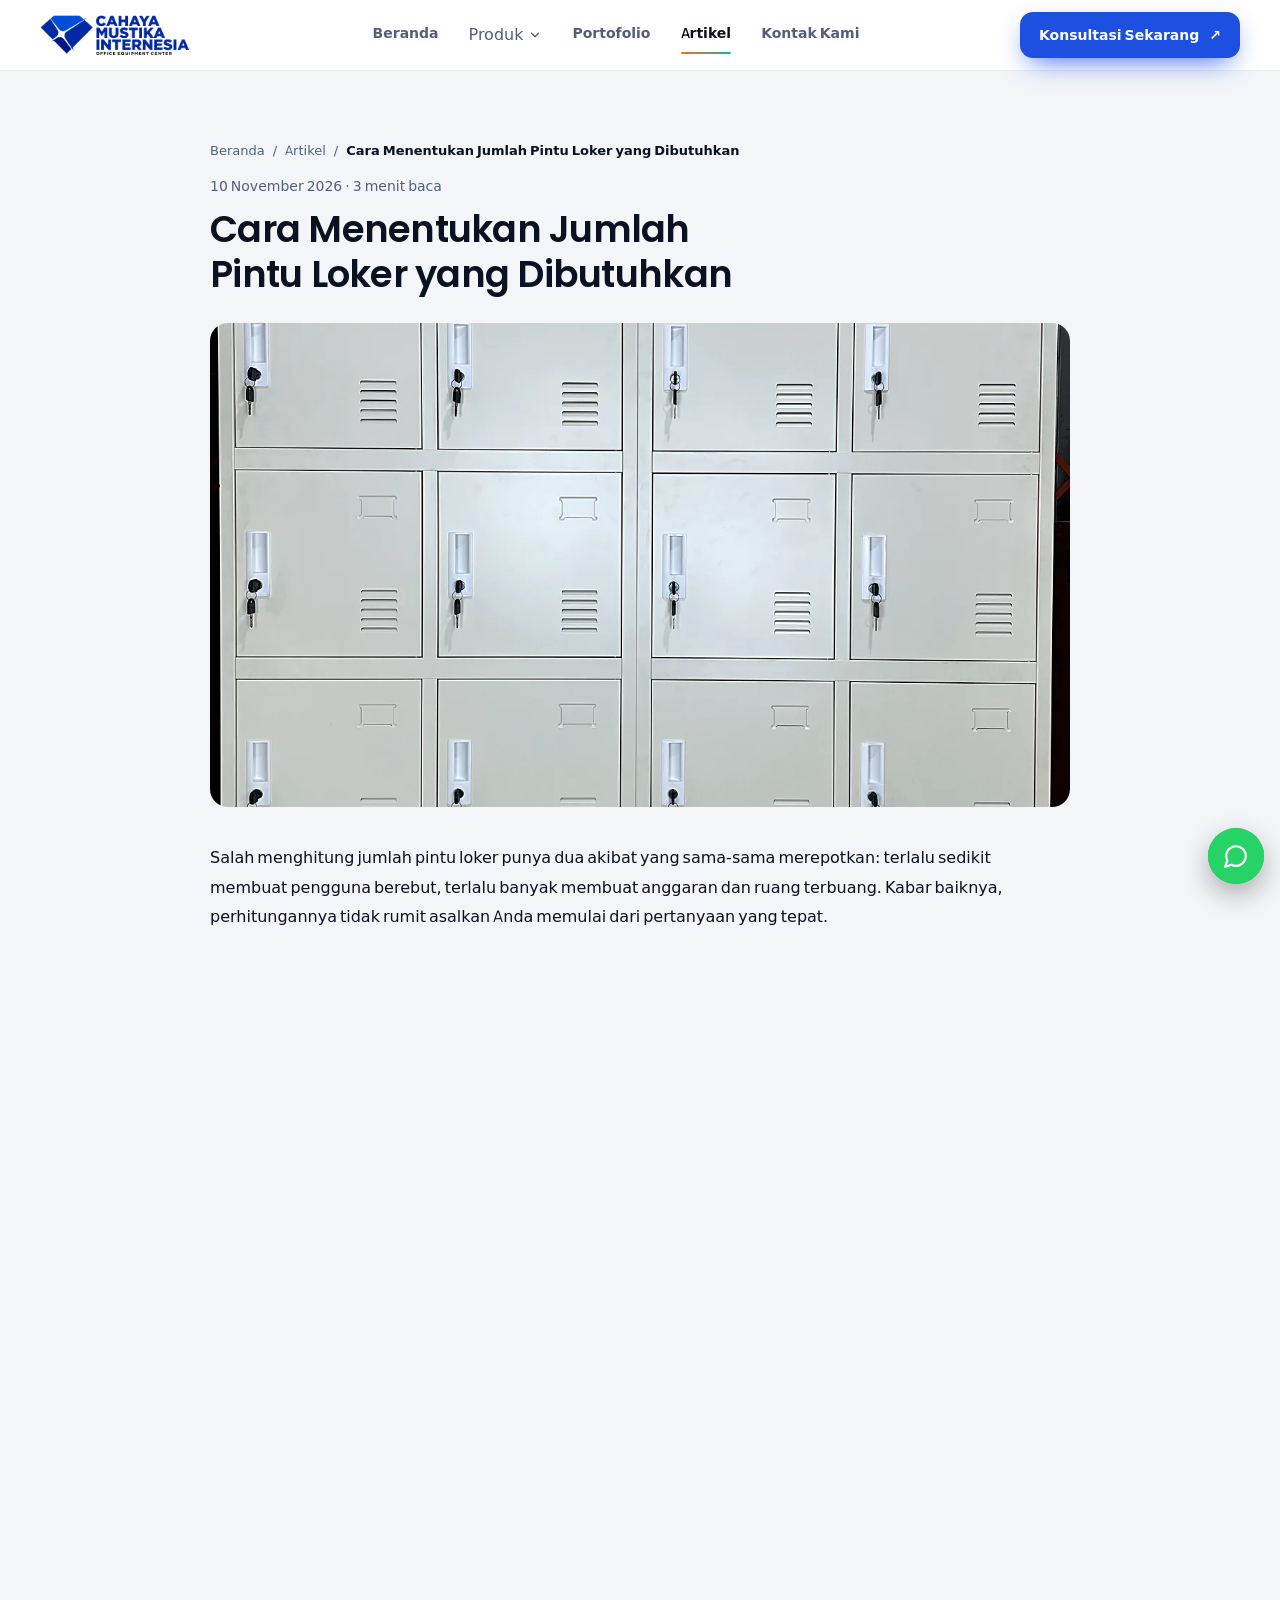
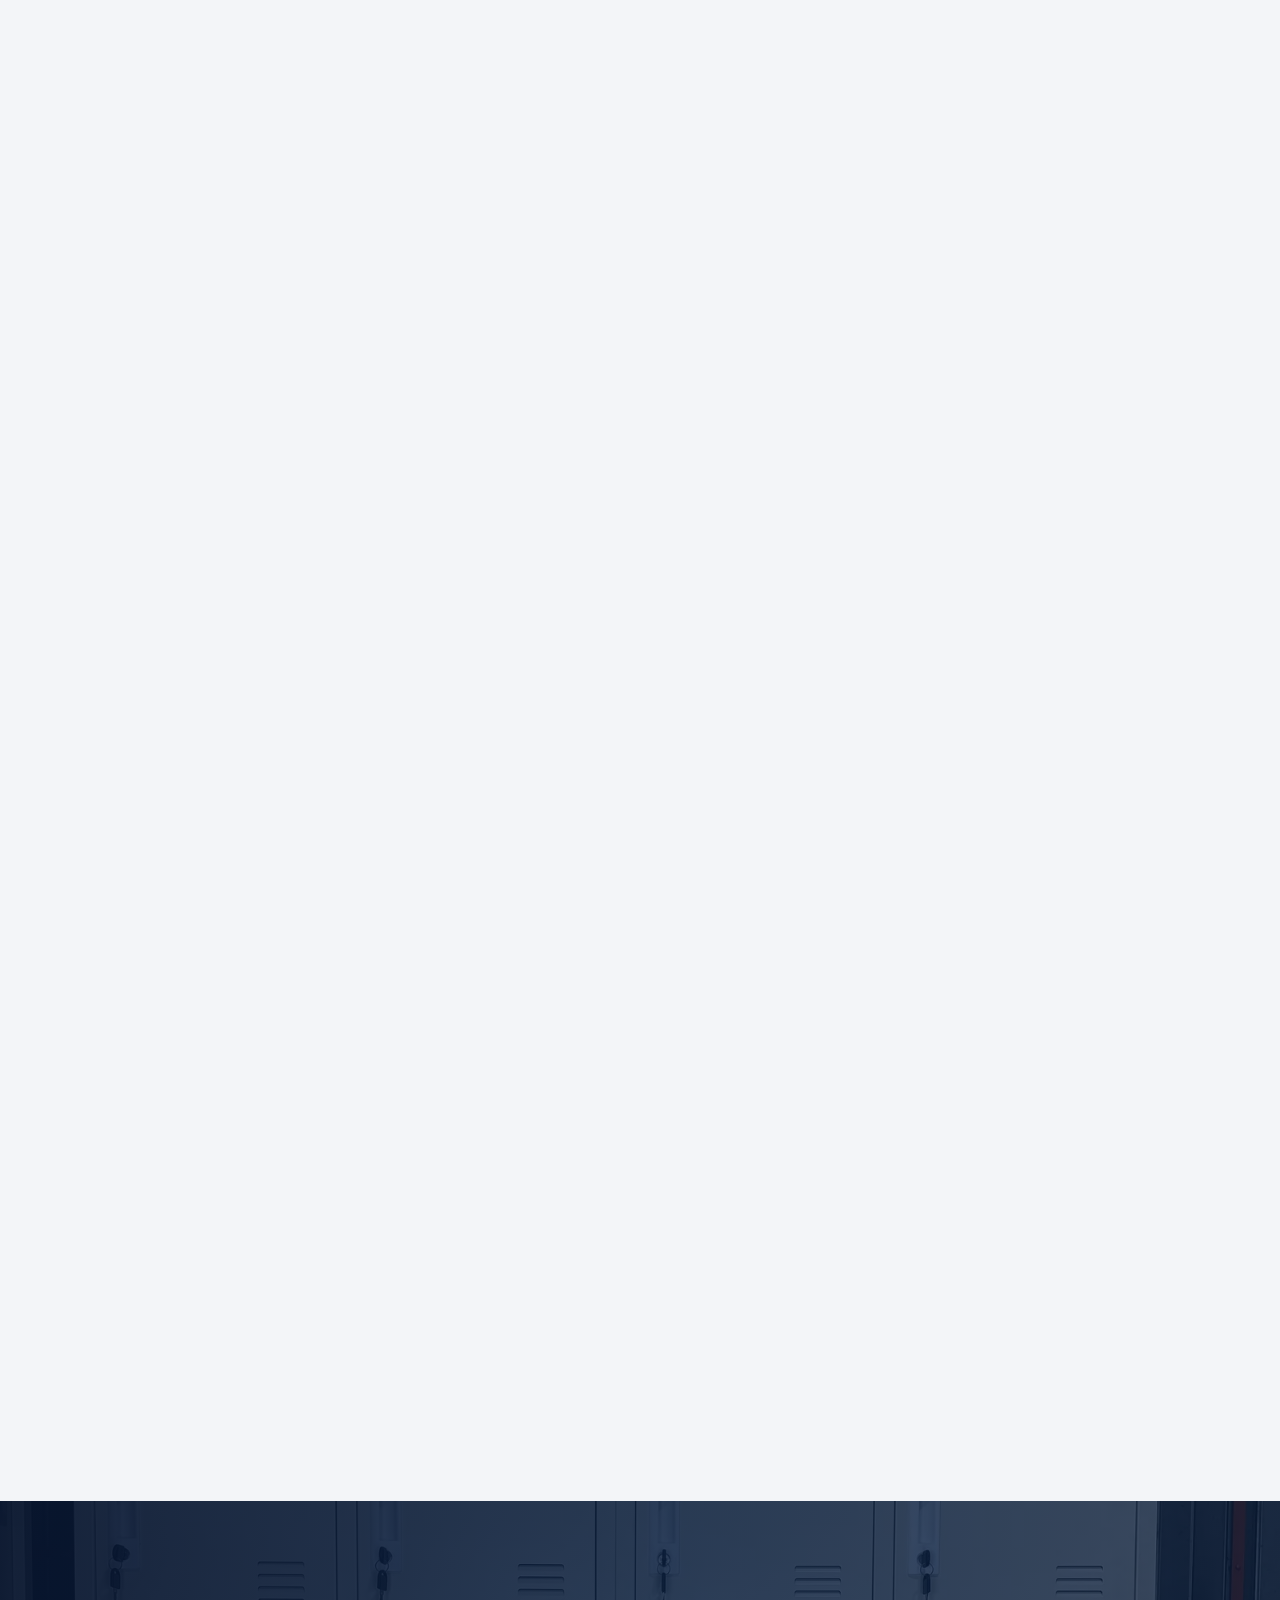
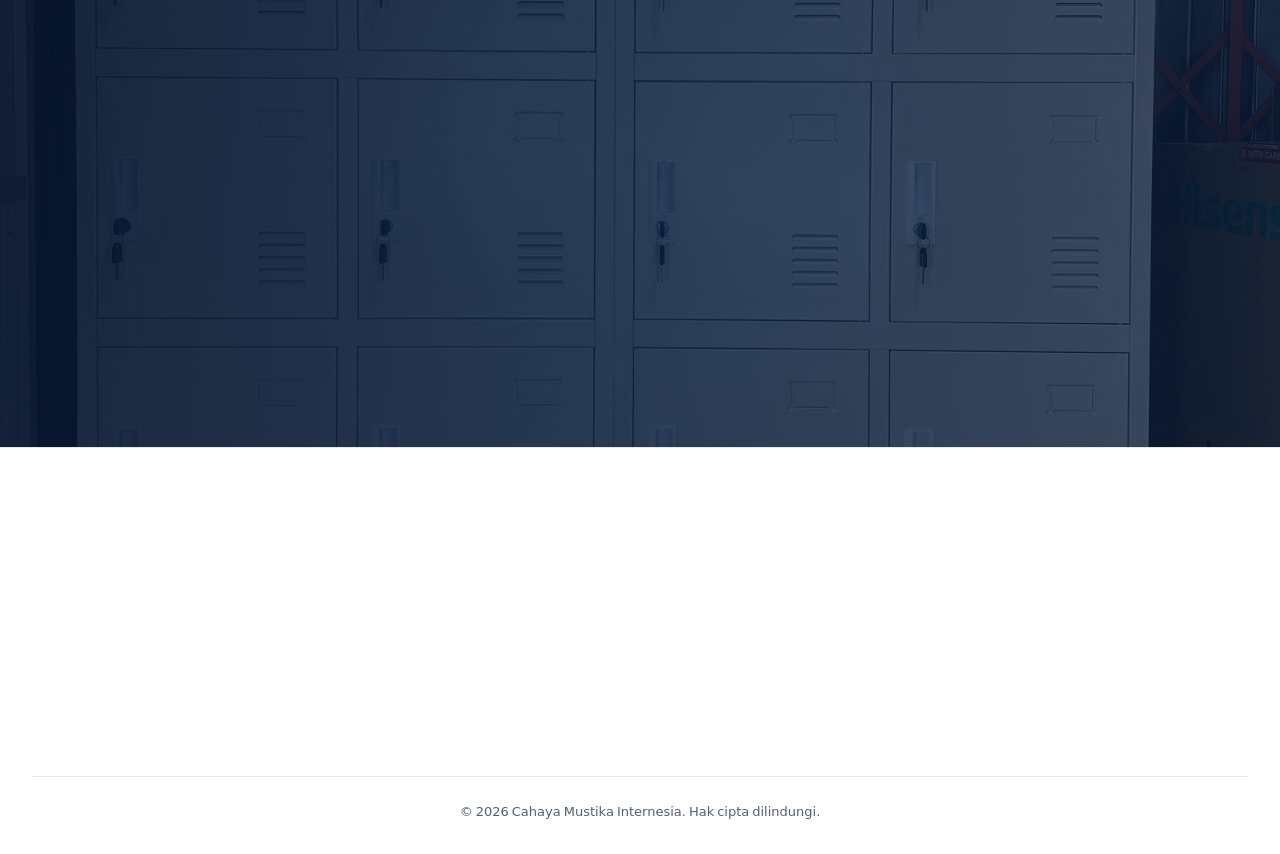
<file: pages/artikel-menentukan-jumlah-pintu-locker.html>
<!doctype html>
<html lang="id" data-theme="light">
<head>
<meta charset="utf-8">
<meta name="viewport" content="width=device-width,initial-scale=1">
<title>Cara Menentukan Jumlah Pintu Loker yang Dibutuhkan | Cahaya Mustika Internesia</title>
<meta name="description" content="Hitung kebutuhan pintu dengan membedakan pengguna tetap, pengguna bergantian, dan puncak kunjungan.">
<meta property="og:title" content="Cara Menentukan Jumlah Pintu Loker yang Dibutuhkan | Cahaya Mustika Internesia"><meta property="og:description" content="Hitung kebutuhan pintu dengan membedakan pengguna tetap, pengguna bergantian, dan puncak kunjungan."><meta property="og:image" content="../assets/images/logo-footer.webp">
<link rel="icon" href="../assets/images/icon.webp" type="image/webp">
<script>(function(){var d=document.documentElement;d.classList.add("js");try{localStorage.removeItem("theme")}catch(e){}})()</script>
<link rel="preload" href="../assets/fonts/manrope-200-800-latin.woff2" as="font" type="font/woff2" crossorigin><link rel="preload" href="../assets/fonts/poppins-600-latin.woff2" as="font" type="font/woff2" crossorigin><meta name="theme-color" content="#0b1f3d">
<link rel="stylesheet" href="../assets/css/locker.css">
<script defer src="../assets/js/locker.js"></script>
</head>
<body>
<a class="skip" href="#main">Lompat ke konten</a>
<header class="hdr" id="hdr">
 <div class="hdr-in">
  <a class="logo" href="../index.html" aria-label="Cahaya Mustika Internesia"><img class="l-light" src="../assets/images/logo-cahaya-mustika.webp" width="800" height="215" alt="Cahaya Mustika Internesia"><img class="l-dark" src="../assets/images/putih-logo.webp" width="800" height="215" alt="Cahaya Mustika Internesia"></a>
  <nav class="nav" aria-label="Navigasi utama"><a href="../index.html">Beranda</a><div class="nav-dd"><button type="button" class="nav-dd-t" aria-expanded="false" aria-controls="ddProduk">Produk <svg class="dd-chev" viewBox="0 0 24 24" width="14" height="14" fill="none" stroke="currentColor" stroke-width="2.2" stroke-linecap="round" stroke-linejoin="round" aria-hidden="true"><path d="M6 9l6 6 6-6"/></svg></button><div class="nav-dd-m" id="ddProduk"><a href="../pages/produk.html"><b>Semua Produk</b><small>20 model Zeco dan Vivorti</small></a><a href="../pages/zeco.html"><b>Loker Besi Zeco</b><small>Loker besi 1 sampai 6 pintu</small></a><a href="../pages/vivorti.html"><b>Loker Vivorti</b><small>Loker 9 dan 20 pintu</small></a></div></div><a href="../pages/portofolio.html">Portofolio</a><a href="../pages/artikel.html" aria-current=page>Artikel</a><a href="../pages/kontak.html">Kontak Kami</a></nav>
  <div class="hdr-act">
   <a class="btn btn-primary btn-sm" href="https://wa.me/628113301819?text=Halo%20Cahaya%20Mustika%20Internesia%2C%20saya%20ingin%20konsultasi%20mengenai%20locker." target="_blank" rel="noopener noreferrer">Konsultasi Sekarang <span class="arr">↗</span></a>
   <button class="burger" id="burger" type="button" aria-label="Menu" aria-expanded="false" aria-controls="mnav"><span></span><span></span></button>
  </div>
 </div>
 <nav class="mnav" id="mnav" aria-label="Navigasi seluler"><a href="../index.html">Beranda</a><a href="../pages/produk.html">Produk</a><a class="mnav-sub" href="../pages/zeco.html">Loker Besi Zeco</a><a class="mnav-sub" href="../pages/vivorti.html">Loker Vivorti</a><a href="../pages/portofolio.html">Portofolio</a><a href="../pages/artikel.html" aria-current=page>Artikel</a><a href="../pages/kontak.html">Kontak Kami</a></nav>
</header>
<main id="main">
<section class="sec pt-hdr post"><div class="wrap post-wrap">
 <header class="post-head">
  <nav class="crumb post-crumb" aria-label="Breadcrumb"><a href="../index.html">Beranda</a><span aria-hidden="true">/</span><a href="artikel.html">Artikel</a><span aria-hidden="true">/</span><span aria-current="page">Cara Menentukan Jumlah Pintu Loker yang Dibutuhkan</span></nav>
  <p class="post-date"><time>10 November 2026</time> · 3 menit baca</p>
  <h1>Cara Menentukan Jumlah Pintu Loker yang Dibutuhkan</h1>
 </header>
 <figure class="post-cover"><img fetchpriority="high" src="../assets/images/artikel/menentukan-jumlah-pintu-locker.webp" srcset="../assets/images/artikel/menentukan-jumlah-pintu-locker-sm.webp 600w, ../assets/images/artikel/menentukan-jumlah-pintu-locker.webp 1200w" sizes="(min-width:900px) 860px, 100vw" alt="Cara Menentukan Jumlah Pintu Loker yang Dibutuhkan" width="1200" height="750"></figure>
 <article class="post-body prose">
<p>Salah menghitung jumlah pintu loker punya dua akibat yang sama-sama merepotkan: terlalu sedikit membuat pengguna berebut, terlalu banyak membuat anggaran dan ruang terbuang. Kabar baiknya, perhitungannya tidak rumit asalkan Anda memulai dari pertanyaan yang tepat.</p>
<p>Berikut langkah-langkah yang bisa Anda ikuti sebelum menghubungi tim sales, lengkap dengan contoh sederhana untuk beberapa jenis lokasi.</p>
<h2>Langkah 1: Bedakan jenis pengguna</h2>
<p>Pengguna loker umumnya terbagi menjadi dua kelompok, dan cara menghitungnya berbeda.</p>
<h3>Pengguna tetap</h3>
<p>Karyawan, siswa, atau anggota tim yang memakai loker setiap hari biasanya membutuhkan satu pintu per orang. Di sini hitungannya lurus: jumlah pengguna sama dengan jumlah pintu.</p>
<h3>Pengguna bergantian</h3>
<p>Pengunjung gym, tamu, atau karyawan yang bekerja secara hybrid tidak berada di lokasi pada waktu yang sama. Pintu dapat dipakai bergantian sehingga jumlahnya bisa lebih sedikit daripada jumlah orang yang terdaftar.</p>
<h2>Langkah 2: Cari tahu jam puncak</h2>
<p>Jumlah pintu sebaiknya mengikuti jumlah orang yang berada di lokasi pada saat yang sama, bukan total pengunjung sepanjang hari. Misalnya, sebuah gym bisa menerima ratusan pengunjung per hari, tetapi yang berada di ruang ganti secara bersamaan jauh lebih sedikit.</p>
<p>Amati hari dan jam tersibuk selama beberapa hari, lalu jadikan angka itu sebagai acuan utama.</p>
<h2>Langkah 3: Tambahkan cadangan</h2>
<p>Pada praktiknya, ada pintu yang sedang rusak, sedang dibersihkan, atau dipakai lebih lama dari perkiraan. Sisihkan cadangan agar pengguna tidak kehabisan pintu di jam sibuk.</p>
<blockquote><b>Rumus praktis</b>Jumlah pintu = (pengguna tetap) + (perkiraan pengguna bergantian pada jam puncak) + cadangan. Banyak pengelola menambah cadangan sekitar 10 sampai 20 persen sebagai titik awal, lalu menyesuaikannya dengan pengalaman lapangan.</blockquote>
<h2>Langkah 4: Sesuaikan dengan jenis barang</h2>
<p>Ukuran kompartemen ikut menentukan jumlah unit yang dibutuhkan. Satu pintu tinggi cocok untuk seragam dan jaket yang digantung, sedangkan kompartemen bertingkat lebih pas untuk tas, ponsel, dan barang kecil. Seri Zeco, misalnya, tersedia dari satu pintu sampai enam pintu dalam satu kolom, sehingga kombinasi antar unit bisa disesuaikan dengan kebutuhan.</p>
<h2>Contoh perhitungan sederhana</h2>
<div class="tbl"><table><thead><tr><th>Lokasi</th><th>Pola pengguna</th><th>Cara menghitung</th></tr></thead><tbody>
<tr><td>Sekolah</td><td>Siswa tetap per kelas</td><td>Satu pintu per siswa, ditambah sedikit cadangan</td></tr>
<tr><td>Pabrik</td><td>Karyawan per shift</td><td>Satu pintu per karyawan terdaftar, bukan per shift</td></tr>
<tr><td>Gym</td><td>Pengunjung bergantian</td><td>Ikuti jumlah pengunjung pada jam puncak</td></tr>
<tr><td>Kantor hybrid</td><td>Karyawan datang bergiliran</td><td>Ikuti jumlah karyawan yang hadir bersamaan</td></tr>
</tbody></table></div>
<h2>Hal yang perlu dicatat sebelum konsultasi</h2>
<ul><li>Jumlah pengguna tetap dan pengguna bergantian</li><li>Jam dan hari paling ramai</li><li>Jenis barang yang disimpan: tas, pakaian, helm, atau paket</li><li>Ukuran ruangan dan lebar koridor</li><li>Rencana pertumbuhan jumlah pengguna</li></ul>
<h2>Sisakan ruang untuk tumbuh</h2>
<p>Unit loker bersifat modular, sehingga unit baru dapat ditambahkan di sebelah unit lama. Karena itu, rencanakan area dengan ruang cadangan agar penambahan di kemudian hari tidak mengganggu tata letak maupun jalur jalan.</p>
<h2>Kesimpulan</h2>
<p>Mulailah dari jenis pengguna, ukur jam puncak, tambahkan cadangan, lalu cocokkan dengan jenis barang yang disimpan. Dengan catatan tersebut, tim kami dapat membantu menyusun jumlah pintu dan konfigurasi yang tepat tanpa harus menebak-nebak.</p>
 </article>
</div></section>
<section class="pdx-cta" aria-label="Konsultasi">
 <img src="../assets/images/cta-loker.webp" srcset="../assets/images/cta-loker-sm.webp 800w, ../assets/images/cta-loker.webp 1600w" sizes="100vw" alt="" width="1600" height="900" loading="lazy" decoding="async">
 <div class="wrap pdx-cta-in">
  <span class="pdx-eyebrow">Mulai Proyek Anda</span>
  <h2>Tata Ruang Lebih Rapi dengan Loker yang Tepat</h2>
  <p>Sedang mencari loker besi untuk kebutuhan perusahaan atau institusi? Konsultasikan jumlah pengguna, model, dan kebutuhan penyimpanan Anda. Tim Cahaya Mustika Internesia siap membantu memilih loker Zeco atau Vivorti yang sesuai.</p>
  <div class="pdx-cta-btns"><a class="btn pdx-btn-wa" href="https://wa.me/628113301819?text=Halo%20Cahaya%20Mustika%20Internesia%2C%20saya%20ingin%20konsultasi%20mengenai%20loker." target="_blank" rel="noopener noreferrer">Konsultasi via WhatsApp <span class="arr">↗</span></a><a class="btn pdx-btn-line" href="produk.html">Lihat Semua Model</a></div>
 </div>
</section>
</main>
<footer class="ft">
 <div class="ft-grid">
  <div class="c2">
   <a class="ft-logo" href="../index.html" aria-label="Cahaya Mustika Internesia"><img class="theme-logo-light" src="../assets/images/logo-footer.webp" width="320" height="320" loading="lazy" alt="Cahaya Mustika Internesia - Office Equipment Center"><img class="theme-logo-dark" src="../assets/images/logo-footer-dark.webp" width="320" height="320" loading="lazy" alt="" aria-hidden="true"></a>
   <p class="d">Cahaya Mustika Internesia adalah distributor Loker Zeco dan Vivorti untuk bisnis, sekolah, perkantoran, fasilitas kesehatan, dan institusi di Indonesia.</p>
  </div>
  <nav aria-label="Footer Navigation"><h2 class="ft-t">Informasi perusahaan</h2><ul><li><a href="../index.html">Beranda</a></li><li><a href="../pages/produk.html">Produk</a></li><li><a href="../pages/portofolio.html">Portofolio</a></li><li><a href="../pages/artikel.html">Artikel</a></li><li><a href="../pages/kontak.html">Kontak Kami</a></li></ul></nav>
  <div class="c2"><h2 class="ft-t">Kontak</h2><ul>
   <li><a class="ci" href="https://wa.me/628113301819?text=Halo%20Cahaya%20Mustika%20Internesia%2C%20saya%20ingin%20konsultasi%20mengenai%20locker." target="_blank" rel="noopener noreferrer"><span class="ico"><svg width="18" height="18" viewBox="0 0 24 24" fill="none" stroke="currentColor" stroke-width="1.8" stroke-linecap="round" stroke-linejoin="round"><path d="M22 16.92v3a2 2 0 0 1-2.18 2 19.79 19.79 0 0 1-8.63-3.07 19.5 19.5 0 0 1-6-6 19.79 19.79 0 0 1-3.07-8.67A2 2 0 0 1 4.11 2h3a2 2 0 0 1 2 1.72 12.84 12.84 0 0 0 .7 2.81 2 2 0 0 1-.45 2.11L8.09 9.91a16 16 0 0 0 6 6l1.27-1.27a2 2 0 0 1 2.11-.45 12.84 12.84 0 0 0 2.81.7A2 2 0 0 1 22 16.92z"/></svg></span><span><small>Telepon / WhatsApp</small><b>+62 811-3301-819</b></span></a></li>
   <li><a class="ci" href="https://www.google.com/maps/search/?api=1&amp;query=PT%20Cahaya%20Mustika%20Internesia%2C%20Jl.%20Penjernihan%20II%2C%20Jakarta%20Pusat" target="_blank" rel="noopener noreferrer"><span class="ico"><svg width="18" height="18" viewBox="0 0 24 24" fill="none" stroke="currentColor" stroke-width="1.8" stroke-linecap="round" stroke-linejoin="round"><path d="M20 10c0 4.993-5.539 10.193-7.399 11.799a1 1 0 0 1-1.202 0C9.539 20.193 4 14.993 4 10a8 8 0 0 1 16 0"/><circle cx="12" cy="10" r="3"/></svg></span><span><small>Alamat</small><b><span>Jl. Penjernihan II No.7, RT.11/RW.6</span><span>Bend. Hilir, Kecamatan Tanah Abang</span><span>Kota Jakarta Pusat, DKI Jakarta 10210</span></b></span></a></li>
  </ul></div>
 </div>
 <div class="ft-copy">© 2026 Cahaya Mustika Internesia. Hak cipta dilindungi.</div>
</footer>
<a class="wa" href="https://wa.me/628113301819?text=Halo%20Cahaya%20Mustika%20Internesia%2C%20saya%20ingin%20konsultasi%20mengenai%20locker." target="_blank" rel="noopener noreferrer" aria-label="Chat dengan Sales via WhatsApp"><span class="tip">Chat dengan Sales</span><span class="b"><svg width="26" height="26" viewBox="0 0 24 24" fill="none" stroke="currentColor" stroke-width="2" stroke-linecap="round" stroke-linejoin="round"><path d="M7.9 20A9 9 0 1 0 4 16.1L2 22Z"/></svg></span></a>
</body>
</html>
</file>
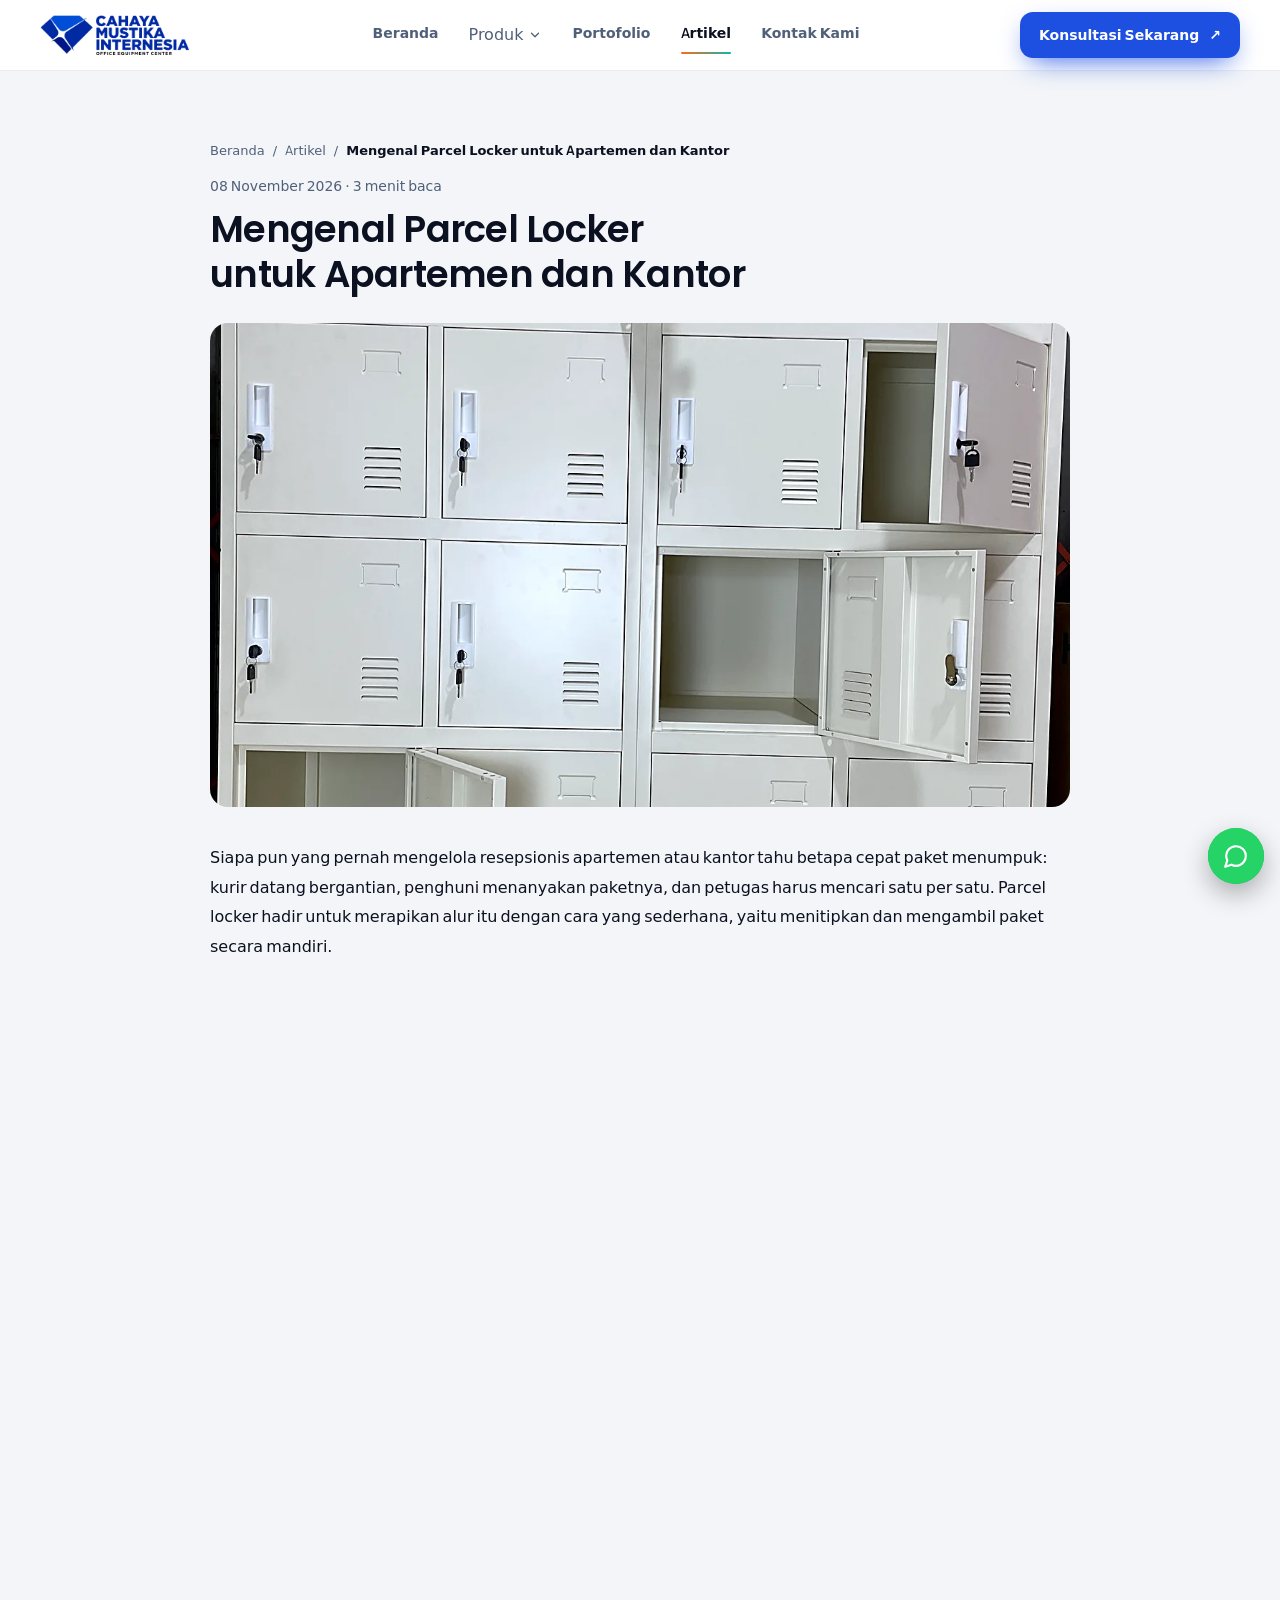
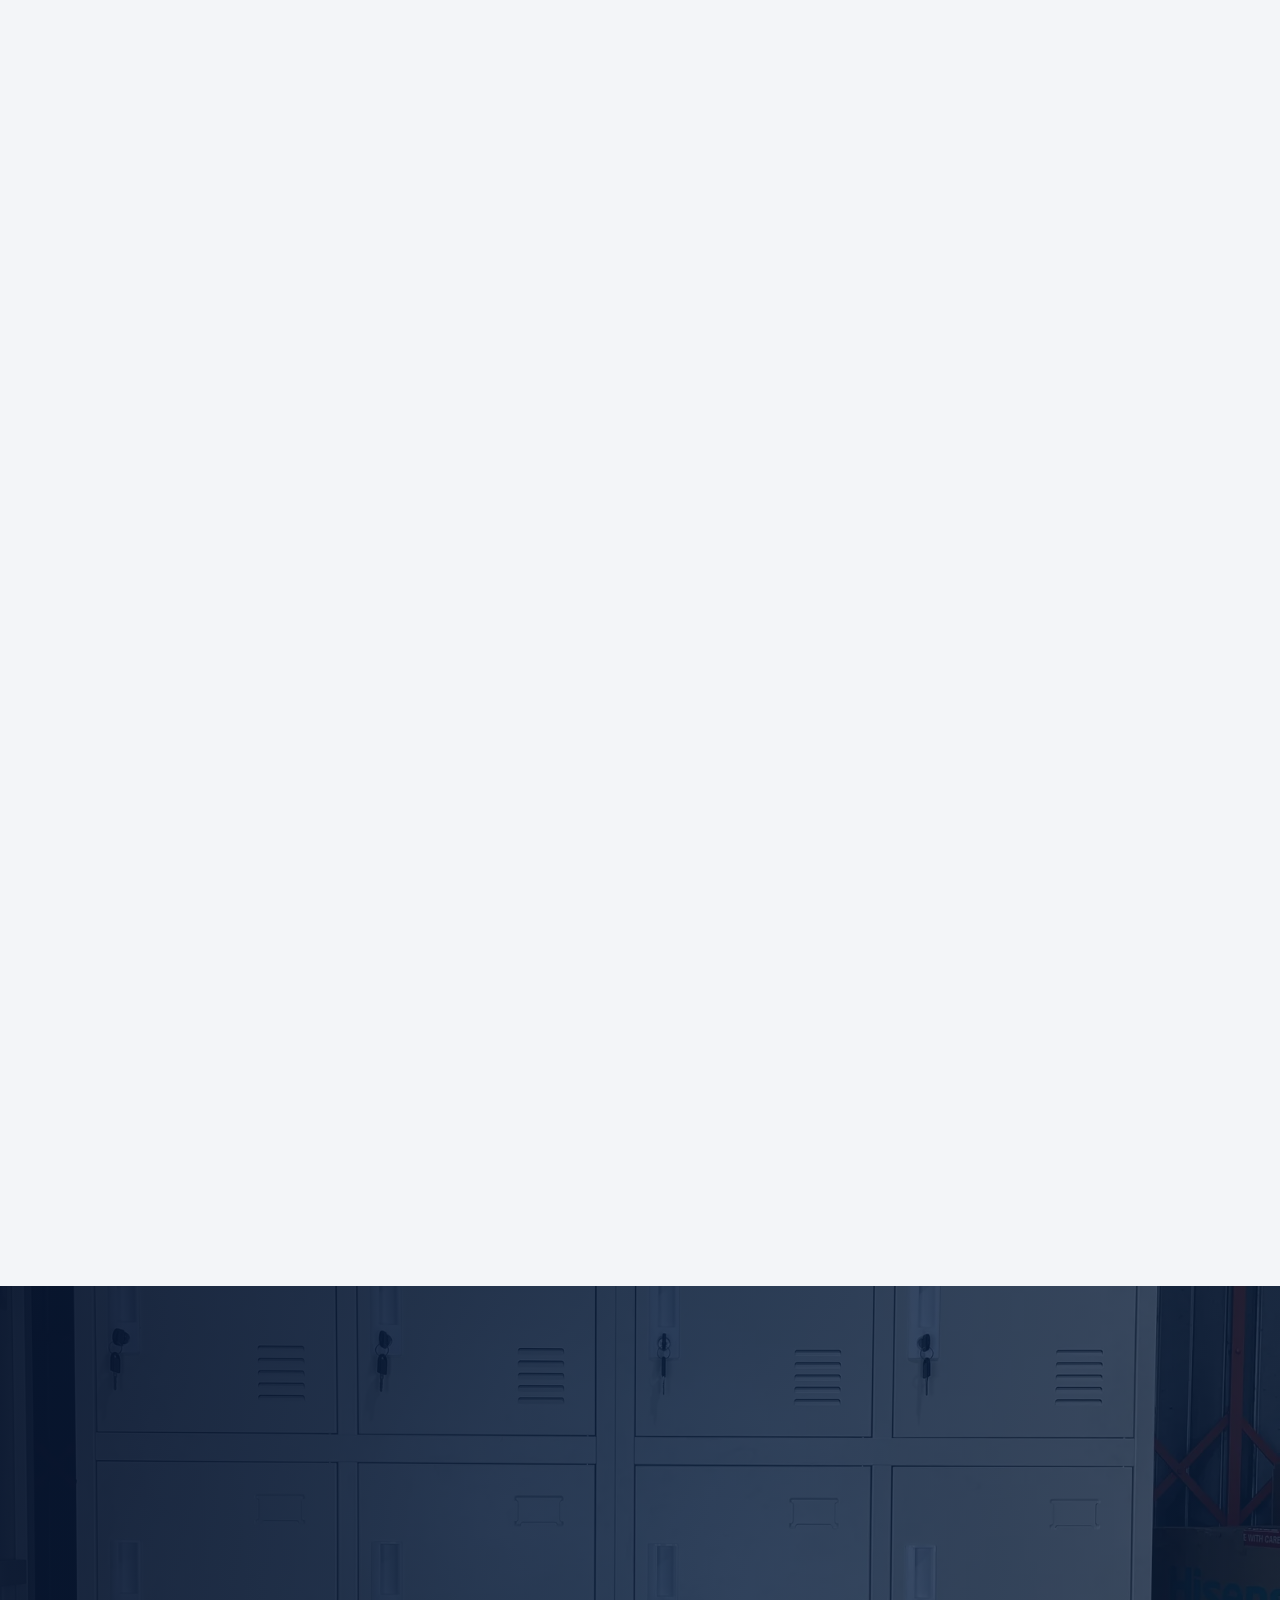
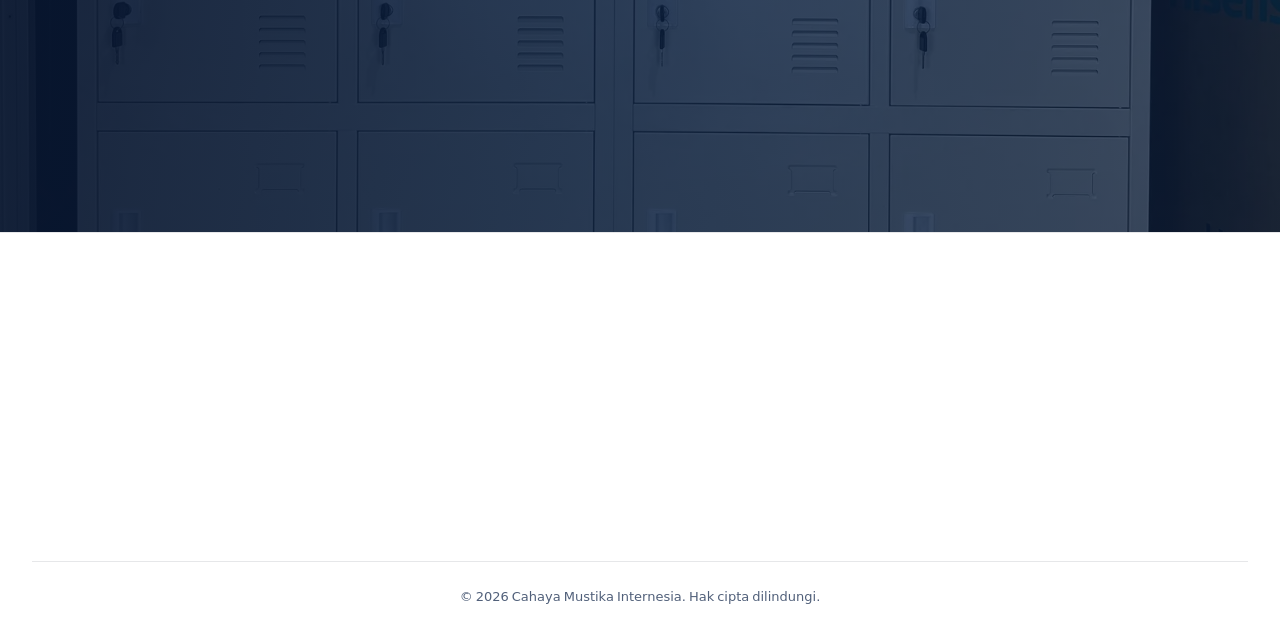
<file: pages/artikel-parcel-locker-apartemen-kantor.html>
<!doctype html>
<html lang="id" data-theme="light">
<head>
<meta charset="utf-8">
<meta name="viewport" content="width=device-width,initial-scale=1">
<title>Mengenal Parcel Locker untuk Apartemen dan Kantor | Cahaya Mustika Internesia</title>
<meta name="description" content="Parcel locker memungkinkan paket dititipkan dan diambil secara mandiri tanpa menunggu petugas.">
<meta property="og:title" content="Mengenal Parcel Locker untuk Apartemen dan Kantor | Cahaya Mustika Internesia"><meta property="og:description" content="Parcel locker memungkinkan paket dititipkan dan diambil secara mandiri tanpa menunggu petugas."><meta property="og:image" content="../assets/images/logo-footer.webp">
<link rel="icon" href="../assets/images/icon.webp" type="image/webp">
<script>(function(){var d=document.documentElement;d.classList.add("js");try{localStorage.removeItem("theme")}catch(e){}})()</script>
<link rel="preload" href="../assets/fonts/manrope-200-800-latin.woff2" as="font" type="font/woff2" crossorigin><link rel="preload" href="../assets/fonts/poppins-600-latin.woff2" as="font" type="font/woff2" crossorigin><meta name="theme-color" content="#0b1f3d">
<link rel="stylesheet" href="../assets/css/locker.css">
<script defer src="../assets/js/locker.js"></script>
</head>
<body>
<a class="skip" href="#main">Lompat ke konten</a>
<header class="hdr" id="hdr">
 <div class="hdr-in">
  <a class="logo" href="../index.html" aria-label="Cahaya Mustika Internesia"><img class="l-light" src="../assets/images/logo-cahaya-mustika.webp" width="800" height="215" alt="Cahaya Mustika Internesia"><img class="l-dark" src="../assets/images/putih-logo.webp" width="800" height="215" alt="Cahaya Mustika Internesia"></a>
  <nav class="nav" aria-label="Navigasi utama"><a href="../index.html">Beranda</a><div class="nav-dd"><button type="button" class="nav-dd-t" aria-expanded="false" aria-controls="ddProduk">Produk <svg class="dd-chev" viewBox="0 0 24 24" width="14" height="14" fill="none" stroke="currentColor" stroke-width="2.2" stroke-linecap="round" stroke-linejoin="round" aria-hidden="true"><path d="M6 9l6 6 6-6"/></svg></button><div class="nav-dd-m" id="ddProduk"><a href="../pages/produk.html"><b>Semua Produk</b><small>20 model Zeco dan Vivorti</small></a><a href="../pages/zeco.html"><b>Loker Besi Zeco</b><small>Loker besi 1 sampai 6 pintu</small></a><a href="../pages/vivorti.html"><b>Loker Vivorti</b><small>Loker 9 dan 20 pintu</small></a></div></div><a href="../pages/portofolio.html">Portofolio</a><a href="../pages/artikel.html" aria-current=page>Artikel</a><a href="../pages/kontak.html">Kontak Kami</a></nav>
  <div class="hdr-act">
   <a class="btn btn-primary btn-sm" href="https://wa.me/628113301819?text=Halo%20Cahaya%20Mustika%20Internesia%2C%20saya%20ingin%20konsultasi%20mengenai%20locker." target="_blank" rel="noopener noreferrer">Konsultasi Sekarang <span class="arr">↗</span></a>
   <button class="burger" id="burger" type="button" aria-label="Menu" aria-expanded="false" aria-controls="mnav"><span></span><span></span></button>
  </div>
 </div>
 <nav class="mnav" id="mnav" aria-label="Navigasi seluler"><a href="../index.html">Beranda</a><a href="../pages/produk.html">Produk</a><a class="mnav-sub" href="../pages/zeco.html">Loker Besi Zeco</a><a class="mnav-sub" href="../pages/vivorti.html">Loker Vivorti</a><a href="../pages/portofolio.html">Portofolio</a><a href="../pages/artikel.html" aria-current=page>Artikel</a><a href="../pages/kontak.html">Kontak Kami</a></nav>
</header>
<main id="main">
<section class="sec pt-hdr post"><div class="wrap post-wrap">
 <header class="post-head">
  <nav class="crumb post-crumb" aria-label="Breadcrumb"><a href="../index.html">Beranda</a><span aria-hidden="true">/</span><a href="artikel.html">Artikel</a><span aria-hidden="true">/</span><span aria-current="page">Mengenal Parcel Locker untuk Apartemen dan Kantor</span></nav>
  <p class="post-date"><time>08 November 2026</time> · 3 menit baca</p>
  <h1>Mengenal Parcel Locker untuk Apartemen dan Kantor</h1>
 </header>
 <figure class="post-cover"><img fetchpriority="high" src="../assets/images/artikel/parcel-locker-apartemen-kantor.webp" srcset="../assets/images/artikel/parcel-locker-apartemen-kantor-sm.webp 600w, ../assets/images/artikel/parcel-locker-apartemen-kantor.webp 1200w" sizes="(min-width:900px) 860px, 100vw" alt="Mengenal Parcel Locker untuk Apartemen dan Kantor" width="1200" height="750"></figure>
 <article class="post-body prose">
<p>Siapa pun yang pernah mengelola resepsionis apartemen atau kantor tahu betapa cepat paket menumpuk: kurir datang bergantian, penghuni menanyakan paketnya, dan petugas harus mencari satu per satu. Parcel locker hadir untuk merapikan alur itu dengan cara yang sederhana, yaitu menitipkan dan mengambil paket secara mandiri.</p>
<h2>Apa itu parcel locker?</h2>
<p>Parcel locker adalah unit loker dengan kompartemen berukuran beragam yang khusus dipakai untuk menerima paket. Pintunya dibuka melalui panel layar, sehingga kurir dan penerima tidak perlu bertemu langsung.</p>
<h2>Bagaimana cara kerjanya?</h2>
<ol><li><b>Kurir menitipkan paket.</b> Kurir memilih kompartemen yang sesuai ukuran paket melalui panel, lalu menutup pintunya.</li><li><b>Penerima mendapat kode.</b> Setelah paket tersimpan, penerima menerima kode pengambilan.</li><li><b>Penerima mengambil mandiri.</b> Penerima memasukkan kode pada panel, pintu terbuka, dan paket bisa diambil kapan saja sesuai jam operasional gedung.</li></ol>
<h2>Manfaat bagi pengelola gedung</h2>
<ul><li>Mengurangi antrean dan beban kerja di meja resepsionis</li><li>Paket tersimpan lebih tertib dan terlindung dibanding ditumpuk di meja</li><li>Alur serah terima lebih jelas sehingga mengurangi risiko paket salah ambil</li><li>Memberi kesan fasilitas yang modern dan tertata</li></ul>
<h2>Manfaat bagi penghuni dan karyawan</h2>
<p>Penerima tidak perlu menyesuaikan jadwal dengan jam kerja petugas. Paket dapat diambil ketika mereka pulang atau sempat, dan mereka tidak perlu menunggu kurir di lobi.</p>
<h2>Di mana parcel locker cocok dipasang?</h2>
<div class="tbl"><table><thead><tr><th>Lokasi</th><th>Kebutuhan utama</th></tr></thead><tbody>
<tr><td>Apartemen</td><td>Menampung paket penghuni dalam jumlah besar tanpa membebani petugas</td></tr>
<tr><td>Kantor</td><td>Menerima paket karyawan dan dokumen tanpa mengganggu resepsionis</td></tr>
<tr><td>Kampus</td><td>Titik ambil mandiri untuk mahasiswa dan staf</td></tr>
<tr><td>Pusat perbelanjaan dan retail</td><td>Titik titip dan ambil barang yang praktis bagi pelanggan</td></tr>
</tbody></table></div>
<h2>Yang perlu dipertimbangkan sebelum memasang</h2>
<h3>Perkiraan volume paket</h3>
<p>Hitung jumlah paket yang masuk pada hari tersibuk, misalnya saat promo belanja online, lalu pilih jumlah kompartemen yang cukup untuk menampungnya.</p>
<h3>Ukuran kompartemen</h3>
<p>Kombinasi kompartemen kecil, sedang, dan besar membantu menampung berbagai ukuran paket tanpa memboroskan ruang.</p>
<h3>Lokasi pemasangan</h3>
<p>Pilih area yang mudah dijangkau kurir dan penerima, memiliki pencahayaan cukup, serta berada dalam jangkauan pengawasan gedung.</p>
<blockquote><b>Tips pengelola</b>Beri tahu penghuni atau karyawan cara memakai parcel locker lewat pengumuman singkat di awal. Penggunaan yang lancar sejak awal membuat kebiasaan baru lebih cepat terbentuk.</blockquote>
<h2>Kesimpulan</h2>
<p>Parcel locker membantu pengelola menertibkan alur paket sekaligus memberi kenyamanan bagi penerima. Jika gedung Anda mulai kewalahan dengan paket masuk, ceritakan kondisi lokasi kepada tim kami agar konfigurasi yang diusulkan sesuai dengan volume dan ruang yang tersedia.</p>
 </article>
</div></section>
<section class="pdx-cta" aria-label="Konsultasi">
 <img src="../assets/images/cta-loker.webp" srcset="../assets/images/cta-loker-sm.webp 800w, ../assets/images/cta-loker.webp 1600w" sizes="100vw" alt="" width="1600" height="900" loading="lazy" decoding="async">
 <div class="wrap pdx-cta-in">
  <span class="pdx-eyebrow">Mulai Proyek Anda</span>
  <h2>Tata Ruang Lebih Rapi dengan Loker yang Tepat</h2>
  <p>Sedang mencari loker besi untuk kebutuhan perusahaan atau institusi? Konsultasikan jumlah pengguna, model, dan kebutuhan penyimpanan Anda. Tim Cahaya Mustika Internesia siap membantu memilih loker Zeco atau Vivorti yang sesuai.</p>
  <div class="pdx-cta-btns"><a class="btn pdx-btn-wa" href="https://wa.me/628113301819?text=Halo%20Cahaya%20Mustika%20Internesia%2C%20saya%20ingin%20konsultasi%20mengenai%20loker." target="_blank" rel="noopener noreferrer">Konsultasi via WhatsApp <span class="arr">↗</span></a><a class="btn pdx-btn-line" href="produk.html">Lihat Semua Model</a></div>
 </div>
</section>
</main>
<footer class="ft">
 <div class="ft-grid">
  <div class="c2">
   <a class="ft-logo" href="../index.html" aria-label="Cahaya Mustika Internesia"><img class="theme-logo-light" src="../assets/images/logo-footer.webp" width="320" height="320" loading="lazy" alt="Cahaya Mustika Internesia - Office Equipment Center"><img class="theme-logo-dark" src="../assets/images/logo-footer-dark.webp" width="320" height="320" loading="lazy" alt="" aria-hidden="true"></a>
   <p class="d">Cahaya Mustika Internesia adalah distributor Loker Zeco dan Vivorti untuk bisnis, sekolah, perkantoran, fasilitas kesehatan, dan institusi di Indonesia.</p>
  </div>
  <nav aria-label="Footer Navigation"><h2 class="ft-t">Informasi perusahaan</h2><ul><li><a href="../index.html">Beranda</a></li><li><a href="../pages/produk.html">Produk</a></li><li><a href="../pages/portofolio.html">Portofolio</a></li><li><a href="../pages/artikel.html">Artikel</a></li><li><a href="../pages/kontak.html">Kontak Kami</a></li></ul></nav>
  <div class="c2"><h2 class="ft-t">Kontak</h2><ul>
   <li><a class="ci" href="https://wa.me/628113301819?text=Halo%20Cahaya%20Mustika%20Internesia%2C%20saya%20ingin%20konsultasi%20mengenai%20locker." target="_blank" rel="noopener noreferrer"><span class="ico"><svg width="18" height="18" viewBox="0 0 24 24" fill="none" stroke="currentColor" stroke-width="1.8" stroke-linecap="round" stroke-linejoin="round"><path d="M22 16.92v3a2 2 0 0 1-2.18 2 19.79 19.79 0 0 1-8.63-3.07 19.5 19.5 0 0 1-6-6 19.79 19.79 0 0 1-3.07-8.67A2 2 0 0 1 4.11 2h3a2 2 0 0 1 2 1.72 12.84 12.84 0 0 0 .7 2.81 2 2 0 0 1-.45 2.11L8.09 9.91a16 16 0 0 0 6 6l1.27-1.27a2 2 0 0 1 2.11-.45 12.84 12.84 0 0 0 2.81.7A2 2 0 0 1 22 16.92z"/></svg></span><span><small>Telepon / WhatsApp</small><b>+62 811-3301-819</b></span></a></li>
   <li><a class="ci" href="https://www.google.com/maps/search/?api=1&amp;query=PT%20Cahaya%20Mustika%20Internesia%2C%20Jl.%20Penjernihan%20II%2C%20Jakarta%20Pusat" target="_blank" rel="noopener noreferrer"><span class="ico"><svg width="18" height="18" viewBox="0 0 24 24" fill="none" stroke="currentColor" stroke-width="1.8" stroke-linecap="round" stroke-linejoin="round"><path d="M20 10c0 4.993-5.539 10.193-7.399 11.799a1 1 0 0 1-1.202 0C9.539 20.193 4 14.993 4 10a8 8 0 0 1 16 0"/><circle cx="12" cy="10" r="3"/></svg></span><span><small>Alamat</small><b><span>Jl. Penjernihan II No.7, RT.11/RW.6</span><span>Bend. Hilir, Kecamatan Tanah Abang</span><span>Kota Jakarta Pusat, DKI Jakarta 10210</span></b></span></a></li>
  </ul></div>
 </div>
 <div class="ft-copy">© 2026 Cahaya Mustika Internesia. Hak cipta dilindungi.</div>
</footer>
<a class="wa" href="https://wa.me/628113301819?text=Halo%20Cahaya%20Mustika%20Internesia%2C%20saya%20ingin%20konsultasi%20mengenai%20locker." target="_blank" rel="noopener noreferrer" aria-label="Chat dengan Sales via WhatsApp"><span class="tip">Chat dengan Sales</span><span class="b"><svg width="26" height="26" viewBox="0 0 24 24" fill="none" stroke="currentColor" stroke-width="2" stroke-linecap="round" stroke-linejoin="round"><path d="M7.9 20A9 9 0 1 0 4 16.1L2 22Z"/></svg></span></a>
</body>
</html>
</file>
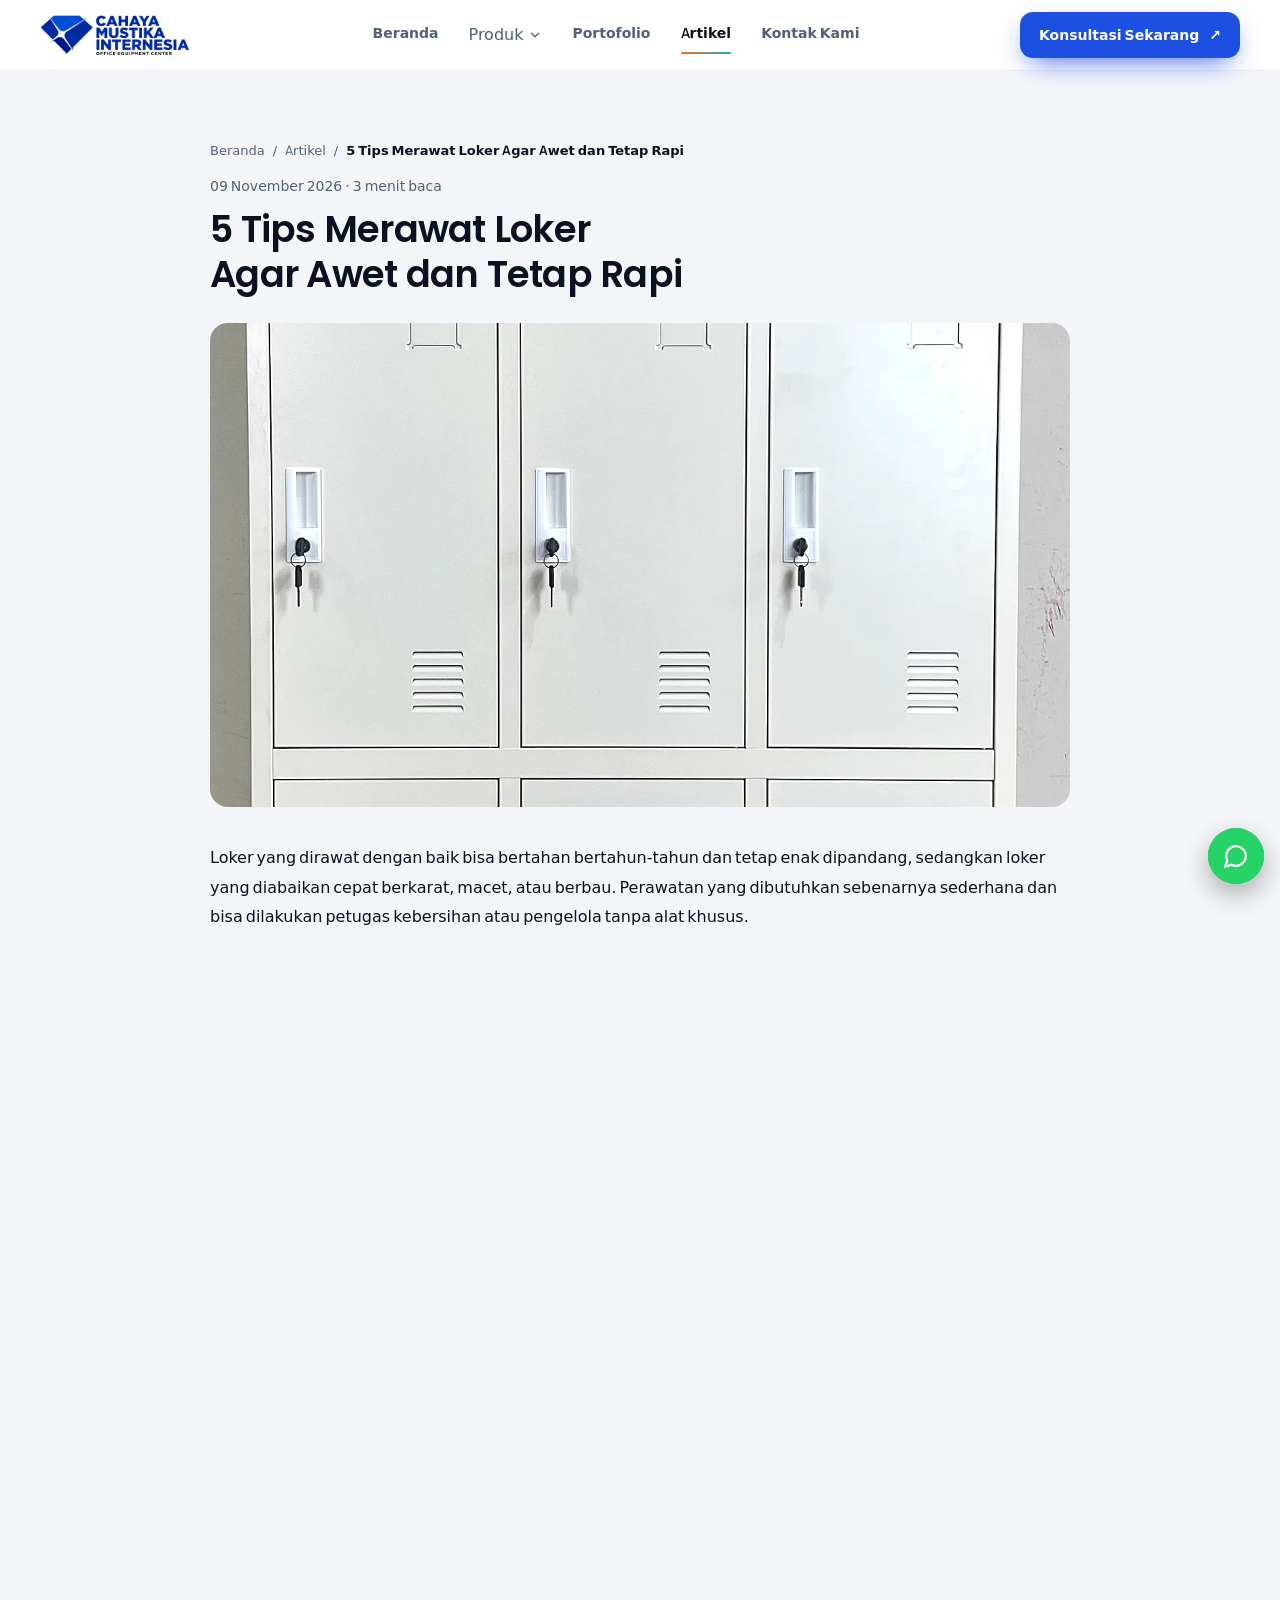
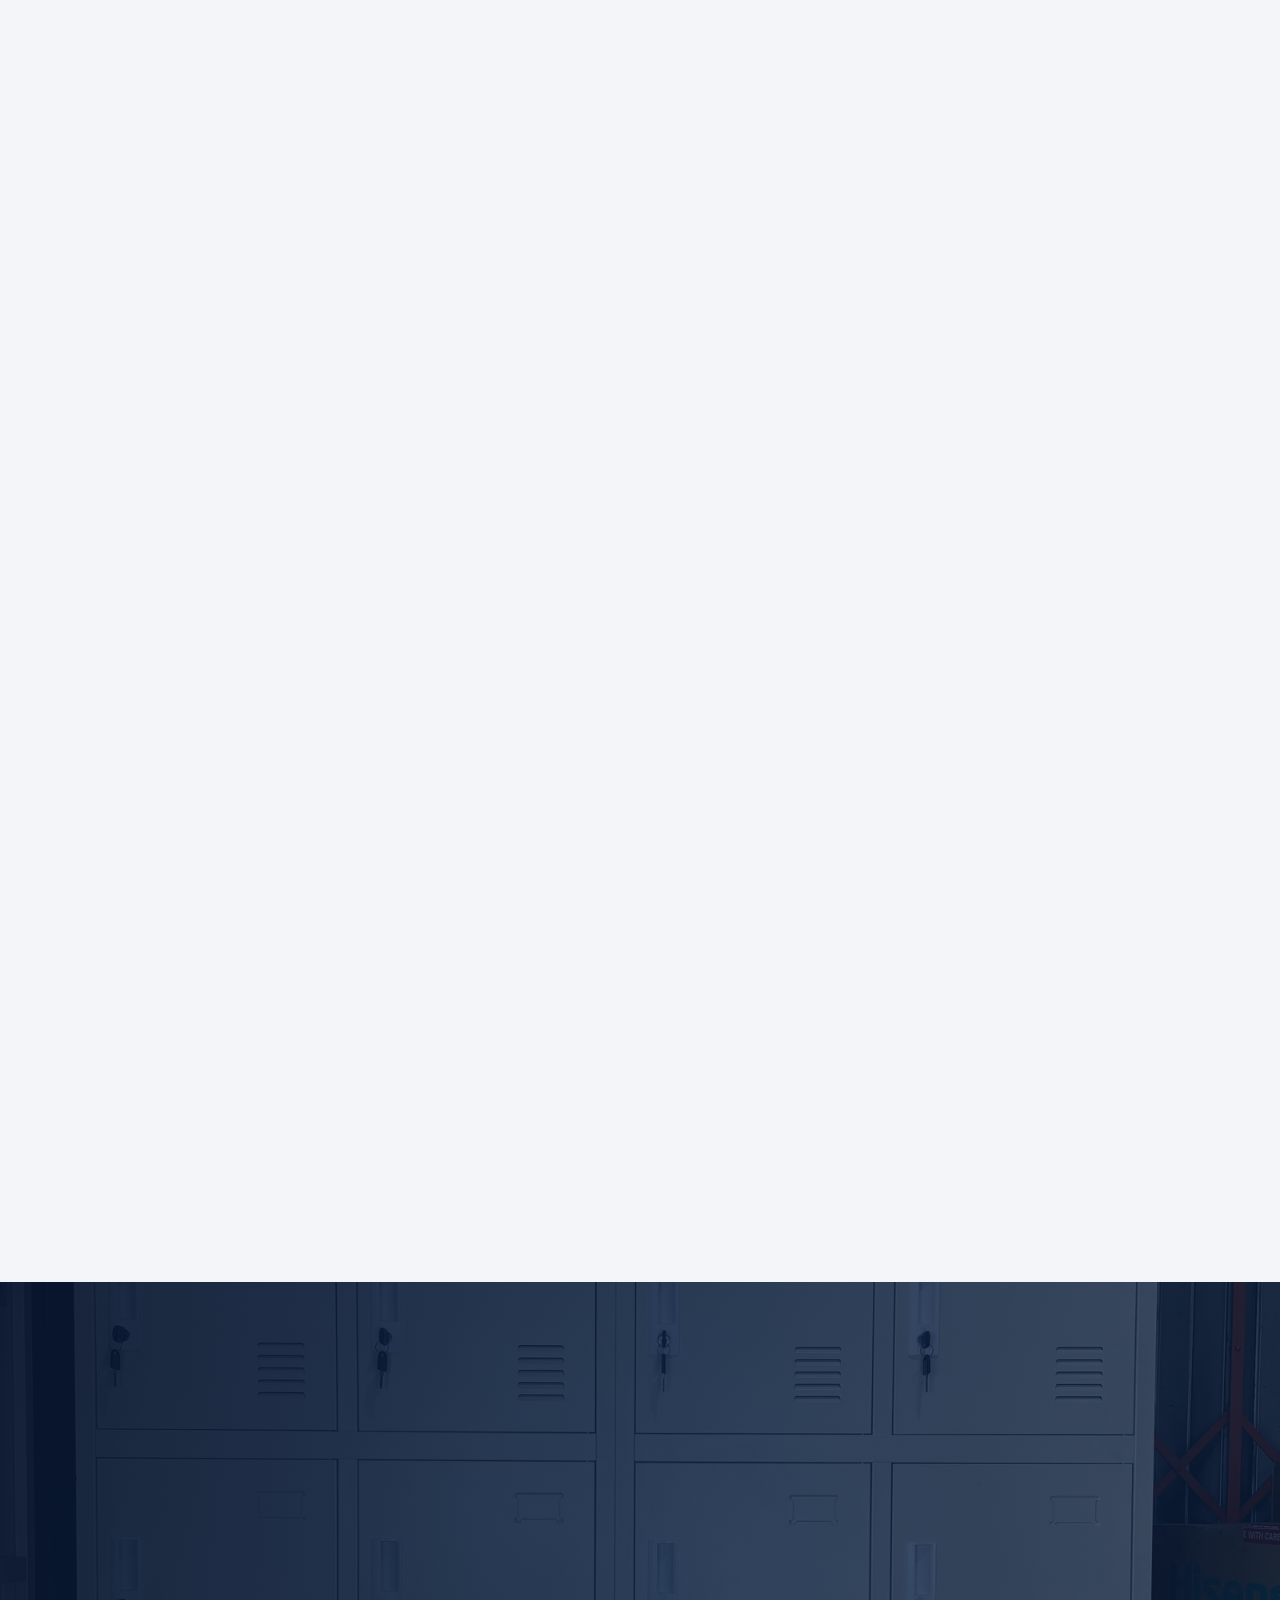
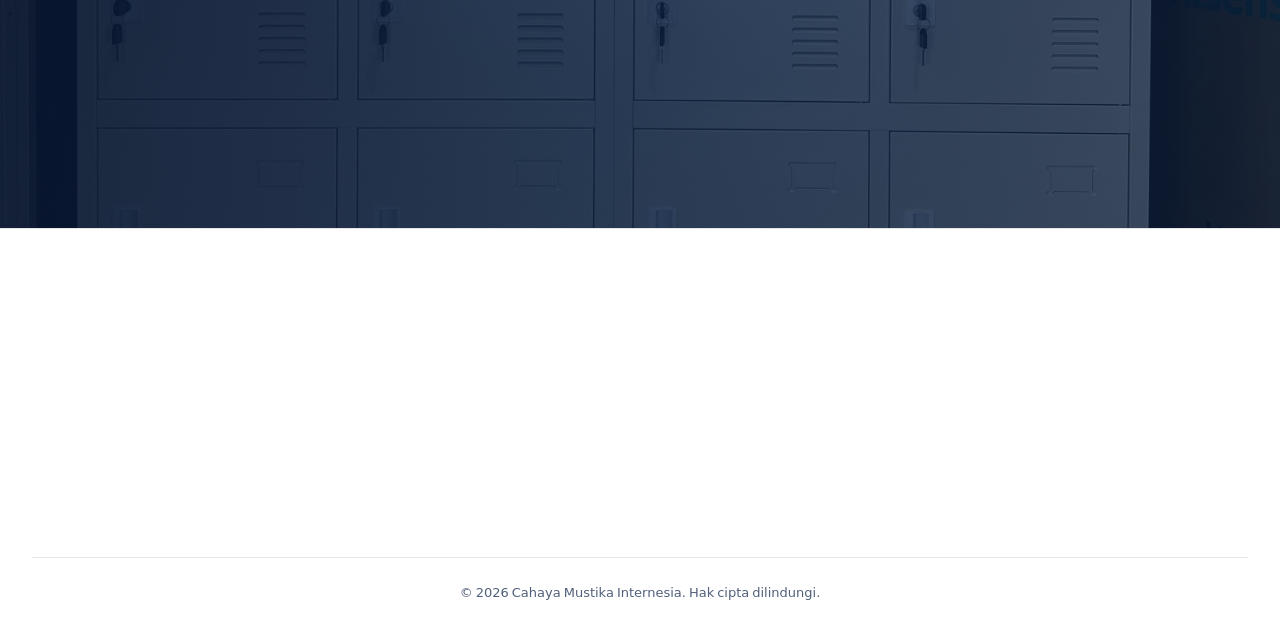
<file: pages/artikel-tips-merawat-locker.html>
<!doctype html>
<html lang="id" data-theme="light">
<head>
<meta charset="utf-8">
<meta name="viewport" content="width=device-width,initial-scale=1">
<title>5 Tips Merawat Loker Agar Awet dan Tetap Rapi | Cahaya Mustika Internesia</title>
<meta name="description" content="Perawatan rutin yang sederhana membantu loker tetap berfungsi baik dan terlihat rapi dalam jangka panjang.">
<meta property="og:title" content="5 Tips Merawat Loker Agar Awet dan Tetap Rapi | Cahaya Mustika Internesia"><meta property="og:description" content="Perawatan rutin yang sederhana membantu loker tetap berfungsi baik dan terlihat rapi dalam jangka panjang."><meta property="og:image" content="../assets/images/logo-footer.webp">
<link rel="icon" href="../assets/images/icon.webp" type="image/webp">
<script>(function(){var d=document.documentElement;d.classList.add("js");try{localStorage.removeItem("theme")}catch(e){}})()</script>
<link rel="preload" href="../assets/fonts/manrope-200-800-latin.woff2" as="font" type="font/woff2" crossorigin><link rel="preload" href="../assets/fonts/poppins-600-latin.woff2" as="font" type="font/woff2" crossorigin><meta name="theme-color" content="#0b1f3d">
<link rel="stylesheet" href="../assets/css/locker.css">
<script defer src="../assets/js/locker.js"></script>
</head>
<body>
<a class="skip" href="#main">Lompat ke konten</a>
<header class="hdr" id="hdr">
 <div class="hdr-in">
  <a class="logo" href="../index.html" aria-label="Cahaya Mustika Internesia"><img class="l-light" src="../assets/images/logo-cahaya-mustika.webp" width="800" height="215" alt="Cahaya Mustika Internesia"><img class="l-dark" src="../assets/images/putih-logo.webp" width="800" height="215" alt="Cahaya Mustika Internesia"></a>
  <nav class="nav" aria-label="Navigasi utama"><a href="../index.html">Beranda</a><div class="nav-dd"><button type="button" class="nav-dd-t" aria-expanded="false" aria-controls="ddProduk">Produk <svg class="dd-chev" viewBox="0 0 24 24" width="14" height="14" fill="none" stroke="currentColor" stroke-width="2.2" stroke-linecap="round" stroke-linejoin="round" aria-hidden="true"><path d="M6 9l6 6 6-6"/></svg></button><div class="nav-dd-m" id="ddProduk"><a href="../pages/produk.html"><b>Semua Produk</b><small>20 model Zeco dan Vivorti</small></a><a href="../pages/zeco.html"><b>Loker Besi Zeco</b><small>Loker besi 1 sampai 6 pintu</small></a><a href="../pages/vivorti.html"><b>Loker Vivorti</b><small>Loker 9 dan 20 pintu</small></a></div></div><a href="../pages/portofolio.html">Portofolio</a><a href="../pages/artikel.html" aria-current=page>Artikel</a><a href="../pages/kontak.html">Kontak Kami</a></nav>
  <div class="hdr-act">
   <a class="btn btn-primary btn-sm" href="https://wa.me/628113301819?text=Halo%20Cahaya%20Mustika%20Internesia%2C%20saya%20ingin%20konsultasi%20mengenai%20locker." target="_blank" rel="noopener noreferrer">Konsultasi Sekarang <span class="arr">↗</span></a>
   <button class="burger" id="burger" type="button" aria-label="Menu" aria-expanded="false" aria-controls="mnav"><span></span><span></span></button>
  </div>
 </div>
 <nav class="mnav" id="mnav" aria-label="Navigasi seluler"><a href="../index.html">Beranda</a><a href="../pages/produk.html">Produk</a><a class="mnav-sub" href="../pages/zeco.html">Loker Besi Zeco</a><a class="mnav-sub" href="../pages/vivorti.html">Loker Vivorti</a><a href="../pages/portofolio.html">Portofolio</a><a href="../pages/artikel.html" aria-current=page>Artikel</a><a href="../pages/kontak.html">Kontak Kami</a></nav>
</header>
<main id="main">
<section class="sec pt-hdr post"><div class="wrap post-wrap">
 <header class="post-head">
  <nav class="crumb post-crumb" aria-label="Breadcrumb"><a href="../index.html">Beranda</a><span aria-hidden="true">/</span><a href="artikel.html">Artikel</a><span aria-hidden="true">/</span><span aria-current="page">5 Tips Merawat Loker Agar Awet dan Tetap Rapi</span></nav>
  <p class="post-date"><time>09 November 2026</time> · 3 menit baca</p>
  <h1>5 Tips Merawat Loker Agar Awet dan Tetap Rapi</h1>
 </header>
 <figure class="post-cover"><img fetchpriority="high" src="../assets/images/artikel/tips-merawat-locker.webp" srcset="../assets/images/artikel/tips-merawat-locker-sm.webp 600w, ../assets/images/artikel/tips-merawat-locker.webp 1200w" sizes="(min-width:900px) 860px, 100vw" alt="5 Tips Merawat Loker Agar Awet dan Tetap Rapi" width="1200" height="750"></figure>
 <article class="post-body prose">
<p>Loker yang dirawat dengan baik bisa bertahan bertahun-tahun dan tetap enak dipandang, sedangkan loker yang diabaikan cepat berkarat, macet, atau berbau. Perawatan yang dibutuhkan sebenarnya sederhana dan bisa dilakukan petugas kebersihan atau pengelola tanpa alat khusus.</p>
<p>Berikut lima kebiasaan yang kami sarankan, ditambah panduan khusus untuk smart locker dan jadwal perawatan yang mudah diikuti.</p>
<h2>1. Bersihkan permukaan secara berkala</h2>
<p>Lap pintu dan badan loker dengan kain lembap yang bersih. Hindari sikat kawat, spons kasar, atau cairan pembersih yang keras karena dapat menggores cat dan membuat besi lebih mudah berkarat. Untuk noda membandel, gunakan sabun cair yang dilarutkan dalam air, lalu keringkan dengan kain bersih.</p>
<h2>2. Periksa engsel dan kunci</h2>
<p>Engsel dan kunci adalah bagian yang paling sering bergerak, sehingga paling cepat aus. Bersihkan dari debu, periksa apakah pintu masih menutup rapat, dan pastikan kunci berputar dengan lancar. Jika ada bagian yang mulai seret, tangani lebih awal sebelum berkembang menjadi kerusakan.</p>
<h2>3. Jaga ventilasi tetap terbuka</h2>
<p>Lubang ventilasi membuat udara dapat bersirkulasi di dalam kompartemen. Jika tertutup debu atau kotoran, kelembapan dan bau mudah menumpuk, terutama saat loker dipakai untuk pakaian olahraga atau seragam kerja. Bersihkan lubang louver dengan kuas lembut atau kain.</p>
<h2>4. Jangan membebani kompartemen berlebihan</h2>
<p>Setiap kompartemen dirancang untuk beban tertentu. Barang yang terlalu berat membuat pintu sulit menutup dan menekan rangka dalam jangka panjang. Ingatkan pengguna untuk tidak menjejalkan barang, dan simpan benda berat di bagian bawah.</p>
<h2>5. Pastikan unit berdiri rata dan kering</h2>
<p>Loker yang miring akan membuat pintu tidak sejajar dan lama-lama longgar. Periksa kerataan unit, dan hindari menempatkannya di area yang sering tergenang air atau terkena percikan terus-menerus karena kelembapan adalah penyebab utama karat.</p>
<blockquote><b>Khusus ruang ganti dan area basah</b>Di ruang ganti gym atau area dekat kamar mandi, tambahkan kebiasaan mengelap bagian bawah loker dan lantai di sekitarnya setelah dibersihkan agar tidak ada genangan yang tertinggal.</blockquote>
<h2>Perawatan smart locker</h2>
<p>Untuk unit dengan panel digital, bersihkan layar dan keypad dengan kain lembut yang kering atau sedikit lembap. Jangan menyemprotkan cairan langsung ke panel. Pastikan tidak ada debu atau kotoran yang menghalangi area pembaca kartu, dan ikuti petunjuk perawatan dari tim kami untuk bagian elektroniknya.</p>
<h2>Jadwal perawatan yang mudah diikuti</h2>
<div class="tbl"><table><thead><tr><th>Frekuensi</th><th>Yang dilakukan</th></tr></thead><tbody>
<tr><td>Harian</td><td>Lap permukaan yang sering disentuh dan periksa pintu yang tidak menutup</td></tr>
<tr><td>Mingguan</td><td>Bersihkan ventilasi dan bagian bawah unit, periksa keypad pada smart locker</td></tr>
<tr><td>Bulanan</td><td>Periksa engsel, kunci, dan kerataan unit, catat bagian yang perlu perbaikan</td></tr>
</tbody></table></div>
<h2>Kapan sebaiknya menghubungi tim kami?</h2>
<ul><li>Engsel atau kunci terasa longgar atau tidak berfungsi normal</li><li>Cat terkelupas hingga besi terlihat dan mulai berkarat</li><li>Panel digital tidak merespons atau pintu tidak terbuka dengan kode yang benar</li><li>Unit perlu dipindahkan atau ditambah dengan unit baru</li></ul>
<h2>Kesimpulan</h2>
<p>Perawatan loker tidak membutuhkan waktu lama, tetapi konsistensi adalah kuncinya. Dengan membersihkan, memeriksa, dan menjaga unit tetap kering, loker Anda akan tetap berfungsi baik dan terlihat rapi dalam jangka panjang.</p>
 </article>
</div></section>
<section class="pdx-cta" aria-label="Konsultasi">
 <img src="../assets/images/cta-loker.webp" srcset="../assets/images/cta-loker-sm.webp 800w, ../assets/images/cta-loker.webp 1600w" sizes="100vw" alt="" width="1600" height="900" loading="lazy" decoding="async">
 <div class="wrap pdx-cta-in">
  <span class="pdx-eyebrow">Mulai Proyek Anda</span>
  <h2>Tata Ruang Lebih Rapi dengan Loker yang Tepat</h2>
  <p>Sedang mencari loker besi untuk kebutuhan perusahaan atau institusi? Konsultasikan jumlah pengguna, model, dan kebutuhan penyimpanan Anda. Tim Cahaya Mustika Internesia siap membantu memilih loker Zeco atau Vivorti yang sesuai.</p>
  <div class="pdx-cta-btns"><a class="btn pdx-btn-wa" href="https://wa.me/628113301819?text=Halo%20Cahaya%20Mustika%20Internesia%2C%20saya%20ingin%20konsultasi%20mengenai%20loker." target="_blank" rel="noopener noreferrer">Konsultasi via WhatsApp <span class="arr">↗</span></a><a class="btn pdx-btn-line" href="produk.html">Lihat Semua Model</a></div>
 </div>
</section>
</main>
<footer class="ft">
 <div class="ft-grid">
  <div class="c2">
   <a class="ft-logo" href="../index.html" aria-label="Cahaya Mustika Internesia"><img class="theme-logo-light" src="../assets/images/logo-footer.webp" width="320" height="320" loading="lazy" alt="Cahaya Mustika Internesia - Office Equipment Center"><img class="theme-logo-dark" src="../assets/images/logo-footer-dark.webp" width="320" height="320" loading="lazy" alt="" aria-hidden="true"></a>
   <p class="d">Cahaya Mustika Internesia adalah distributor Loker Zeco dan Vivorti untuk bisnis, sekolah, perkantoran, fasilitas kesehatan, dan institusi di Indonesia.</p>
  </div>
  <nav aria-label="Footer Navigation"><h2 class="ft-t">Informasi perusahaan</h2><ul><li><a href="../index.html">Beranda</a></li><li><a href="../pages/produk.html">Produk</a></li><li><a href="../pages/portofolio.html">Portofolio</a></li><li><a href="../pages/artikel.html">Artikel</a></li><li><a href="../pages/kontak.html">Kontak Kami</a></li></ul></nav>
  <div class="c2"><h2 class="ft-t">Kontak</h2><ul>
   <li><a class="ci" href="https://wa.me/628113301819?text=Halo%20Cahaya%20Mustika%20Internesia%2C%20saya%20ingin%20konsultasi%20mengenai%20locker." target="_blank" rel="noopener noreferrer"><span class="ico"><svg width="18" height="18" viewBox="0 0 24 24" fill="none" stroke="currentColor" stroke-width="1.8" stroke-linecap="round" stroke-linejoin="round"><path d="M22 16.92v3a2 2 0 0 1-2.18 2 19.79 19.79 0 0 1-8.63-3.07 19.5 19.5 0 0 1-6-6 19.79 19.79 0 0 1-3.07-8.67A2 2 0 0 1 4.11 2h3a2 2 0 0 1 2 1.72 12.84 12.84 0 0 0 .7 2.81 2 2 0 0 1-.45 2.11L8.09 9.91a16 16 0 0 0 6 6l1.27-1.27a2 2 0 0 1 2.11-.45 12.84 12.84 0 0 0 2.81.7A2 2 0 0 1 22 16.92z"/></svg></span><span><small>Telepon / WhatsApp</small><b>+62 811-3301-819</b></span></a></li>
   <li><a class="ci" href="https://www.google.com/maps/search/?api=1&amp;query=PT%20Cahaya%20Mustika%20Internesia%2C%20Jl.%20Penjernihan%20II%2C%20Jakarta%20Pusat" target="_blank" rel="noopener noreferrer"><span class="ico"><svg width="18" height="18" viewBox="0 0 24 24" fill="none" stroke="currentColor" stroke-width="1.8" stroke-linecap="round" stroke-linejoin="round"><path d="M20 10c0 4.993-5.539 10.193-7.399 11.799a1 1 0 0 1-1.202 0C9.539 20.193 4 14.993 4 10a8 8 0 0 1 16 0"/><circle cx="12" cy="10" r="3"/></svg></span><span><small>Alamat</small><b><span>Jl. Penjernihan II No.7, RT.11/RW.6</span><span>Bend. Hilir, Kecamatan Tanah Abang</span><span>Kota Jakarta Pusat, DKI Jakarta 10210</span></b></span></a></li>
  </ul></div>
 </div>
 <div class="ft-copy">© 2026 Cahaya Mustika Internesia. Hak cipta dilindungi.</div>
</footer>
<a class="wa" href="https://wa.me/628113301819?text=Halo%20Cahaya%20Mustika%20Internesia%2C%20saya%20ingin%20konsultasi%20mengenai%20locker." target="_blank" rel="noopener noreferrer" aria-label="Chat dengan Sales via WhatsApp"><span class="tip">Chat dengan Sales</span><span class="b"><svg width="26" height="26" viewBox="0 0 24 24" fill="none" stroke="currentColor" stroke-width="2" stroke-linecap="round" stroke-linejoin="round"><path d="M7.9 20A9 9 0 1 0 4 16.1L2 22Z"/></svg></span></a>
</body>
</html>
</file>
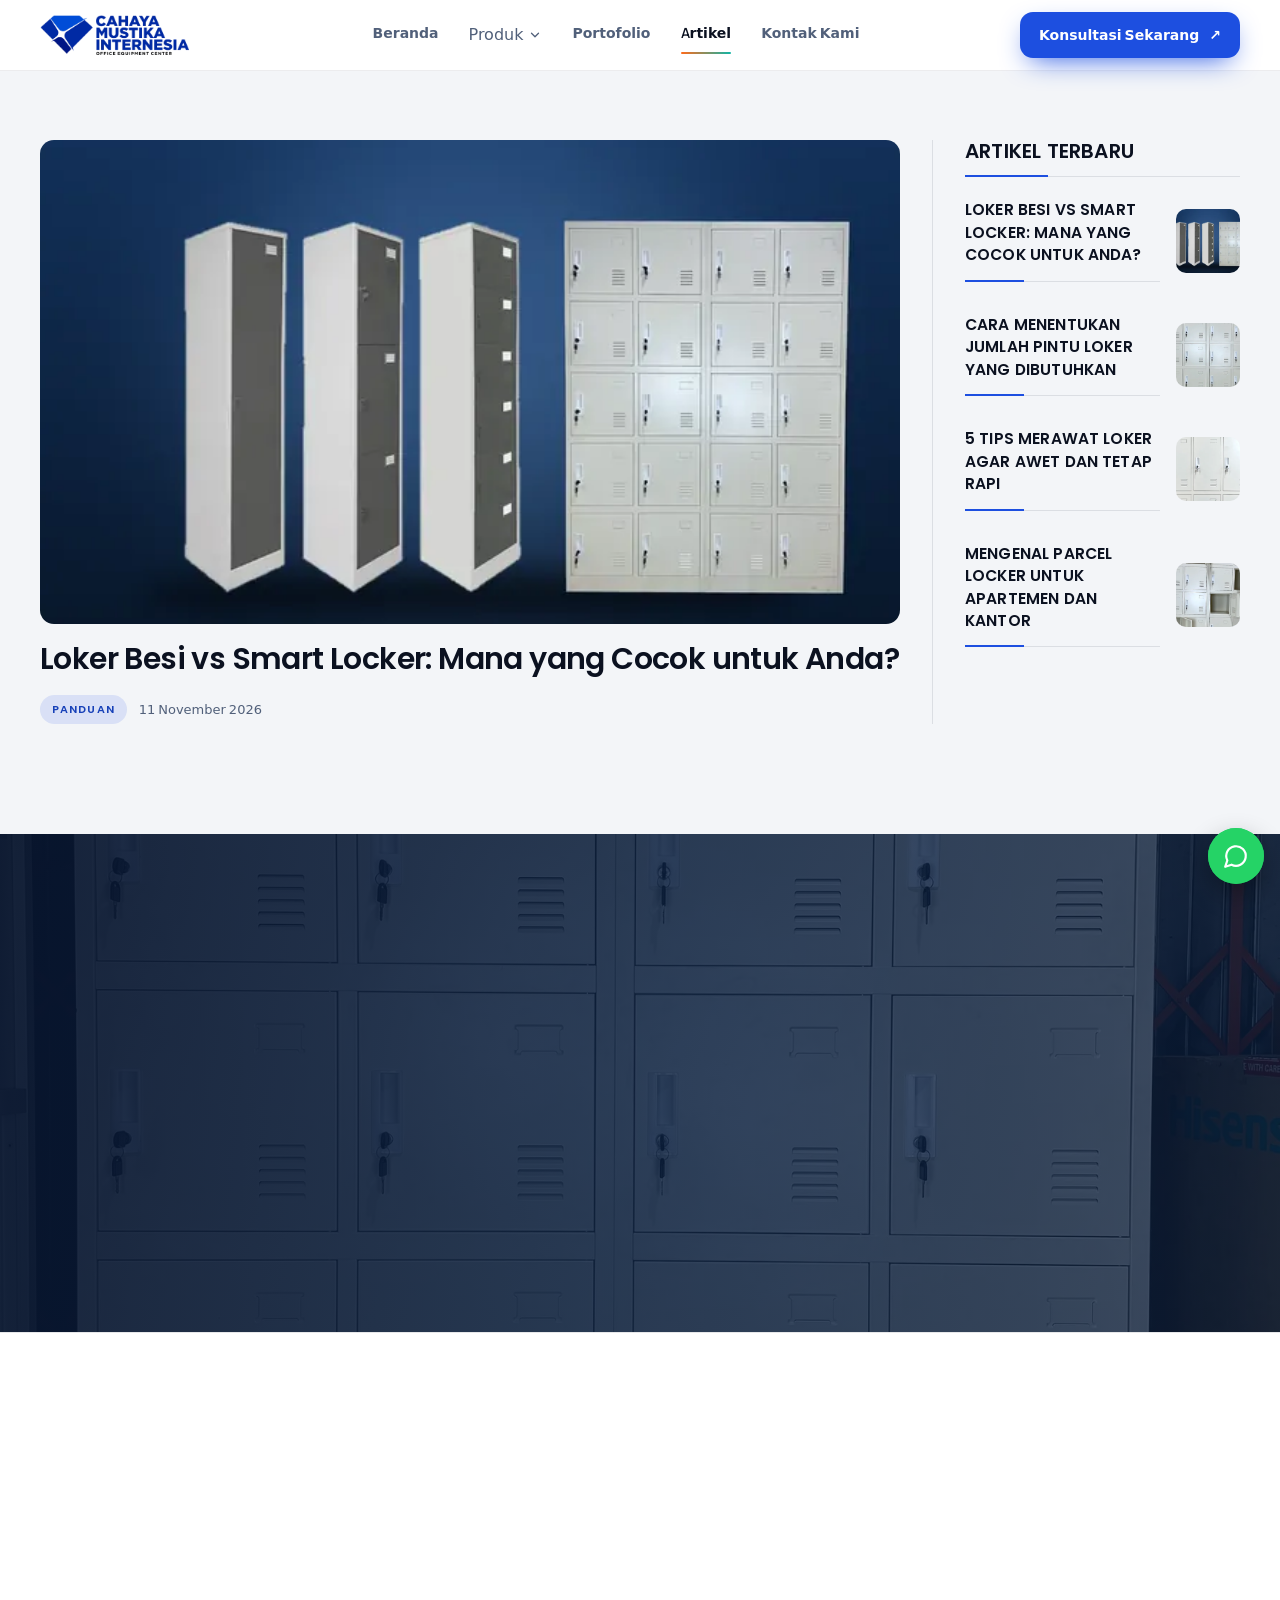
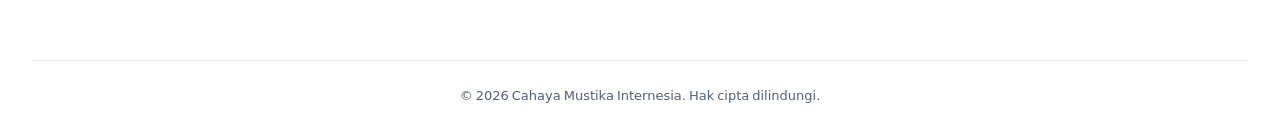
<file: pages/artikel.html>
<!doctype html>
<html lang="id" data-theme="light">
<head>
<meta charset="utf-8">
<meta name="viewport" content="width=device-width,initial-scale=1">
<title>Artikel | Cahaya Mustika Internesia</title>
<meta name="description" content="Artikel panduan memilih, merawat, dan menata loker untuk sekolah, kantor, gym, dan fasilitas umum.">
<meta property="og:title" content="Artikel | Cahaya Mustika Internesia"><meta property="og:description" content="Artikel panduan memilih, merawat, dan menata loker untuk sekolah, kantor, gym, dan fasilitas umum."><meta property="og:image" content="../assets/images/logo-footer.webp">
<link rel="icon" href="../assets/images/icon.webp" type="image/webp">
<script>(function(){var d=document.documentElement;d.classList.add("js");try{localStorage.removeItem("theme")}catch(e){}})()</script>
<link rel="preload" href="../assets/fonts/manrope-200-800-latin.woff2" as="font" type="font/woff2" crossorigin><link rel="preload" href="../assets/fonts/poppins-600-latin.woff2" as="font" type="font/woff2" crossorigin><meta name="theme-color" content="#0b1f3d">
<link rel="stylesheet" href="../assets/css/locker.css">
<script defer src="../assets/js/locker.js"></script>
</head>
<body>
<a class="skip" href="#main">Lompat ke konten</a>
<header class="hdr" id="hdr">
 <div class="hdr-in">
  <a class="logo" href="../index.html" aria-label="Cahaya Mustika Internesia"><img class="l-light" src="../assets/images/logo-cahaya-mustika.webp" width="800" height="215" alt="Cahaya Mustika Internesia"><img class="l-dark" src="../assets/images/putih-logo.webp" width="800" height="215" alt="Cahaya Mustika Internesia"></a>
  <nav class="nav" aria-label="Navigasi utama"><a href="../index.html">Beranda</a><div class="nav-dd"><button type="button" class="nav-dd-t" aria-expanded="false" aria-controls="ddProduk">Produk <svg class="dd-chev" viewBox="0 0 24 24" width="14" height="14" fill="none" stroke="currentColor" stroke-width="2.2" stroke-linecap="round" stroke-linejoin="round" aria-hidden="true"><path d="M6 9l6 6 6-6"/></svg></button><div class="nav-dd-m" id="ddProduk"><a href="../pages/produk.html"><b>Semua Produk</b><small>20 model Zeco dan Vivorti</small></a><a href="../pages/zeco.html"><b>Loker Besi Zeco</b><small>Loker besi 1 sampai 6 pintu</small></a><a href="../pages/vivorti.html"><b>Loker Vivorti</b><small>Loker 9 dan 20 pintu</small></a></div></div><a href="../pages/portofolio.html">Portofolio</a><a href="../pages/artikel.html" aria-current=page>Artikel</a><a href="../pages/kontak.html">Kontak Kami</a></nav>
  <div class="hdr-act">
   <a class="btn btn-primary btn-sm" href="https://wa.me/628113301819?text=Halo%20Cahaya%20Mustika%20Internesia%2C%20saya%20ingin%20konsultasi%20mengenai%20locker." target="_blank" rel="noopener noreferrer">Konsultasi Sekarang <span class="arr">↗</span></a>
   <button class="burger" id="burger" type="button" aria-label="Menu" aria-expanded="false" aria-controls="mnav"><span></span><span></span></button>
  </div>
 </div>
 <nav class="mnav" id="mnav" aria-label="Navigasi seluler"><a href="../index.html">Beranda</a><a href="../pages/produk.html">Produk</a><a class="mnav-sub" href="../pages/zeco.html">Loker Besi Zeco</a><a class="mnav-sub" href="../pages/vivorti.html">Loker Vivorti</a><a href="../pages/portofolio.html">Portofolio</a><a href="../pages/artikel.html" aria-current=page>Artikel</a><a href="../pages/kontak.html">Kontak Kami</a></nav>
</header>
<main id="main">
<section class="sec pt-hdr blog"><div class="wrap">
 <h1 class="sr-only">Artikel dan Panduan Loker</h1>
 <div class="bl-split">
  <a class="bl-lead rv" href="artikel-locker-baja-vs-smart-locker.html"><figure><img src="../assets/images/artikel/locker-baja-vs-smart-locker.webp" srcset="../assets/images/artikel/locker-baja-vs-smart-locker-sm.webp 600w, ../assets/images/artikel/locker-baja-vs-smart-locker.webp 1200w" sizes="(min-width:1000px) 25vw, (min-width:700px) 50vw, 80vw" alt="Loker Besi vs Smart Locker: Mana yang Cocok untuk Anda?" width="1200" height="750"></figure><h2>Loker Besi vs Smart Locker: Mana yang Cocok untuk Anda?</h2><div class="bc-meta"><span class="tagp">Panduan</span><span>11 November 2026</span></div></a>
  <aside class="bl-side" aria-label="Artikel terbaru"><h2 class="rv">Artikel Terbaru</h2><div class="sl-list"><a class="sl rv" style="--d:0.00s" href="artikel-locker-baja-vs-smart-locker.html"><h2 class="sl-t">Loker Besi vs Smart Locker: Mana yang Cocok untuk Anda?</h2><img src="../assets/images/artikel/locker-baja-vs-smart-locker.webp" srcset="../assets/images/artikel/locker-baja-vs-smart-locker-sm.webp 600w, ../assets/images/artikel/locker-baja-vs-smart-locker.webp 1200w" sizes="(min-width:1000px) 25vw, (min-width:700px) 50vw, 80vw" alt="" width="120" height="120" loading="lazy" decoding="async"></a><a class="sl rv" style="--d:0.06s" href="artikel-menentukan-jumlah-pintu-locker.html"><h2 class="sl-t">Cara Menentukan Jumlah Pintu Loker yang Dibutuhkan</h2><img src="../assets/images/artikel/menentukan-jumlah-pintu-locker.webp" srcset="../assets/images/artikel/menentukan-jumlah-pintu-locker-sm.webp 600w, ../assets/images/artikel/menentukan-jumlah-pintu-locker.webp 1200w" sizes="(min-width:1000px) 25vw, (min-width:700px) 50vw, 80vw" alt="" width="120" height="120" loading="lazy" decoding="async"></a><a class="sl rv" style="--d:0.12s" href="artikel-tips-merawat-locker.html"><h2 class="sl-t">5 Tips Merawat Loker Agar Awet dan Tetap Rapi</h2><img src="../assets/images/artikel/tips-merawat-locker.webp" srcset="../assets/images/artikel/tips-merawat-locker-sm.webp 600w, ../assets/images/artikel/tips-merawat-locker.webp 1200w" sizes="(min-width:1000px) 25vw, (min-width:700px) 50vw, 80vw" alt="" width="120" height="120" loading="lazy" decoding="async"></a><a class="sl rv" style="--d:0.18s" href="artikel-parcel-locker-apartemen-kantor.html"><h2 class="sl-t">Mengenal Parcel Locker untuk Apartemen dan Kantor</h2><img src="../assets/images/artikel/parcel-locker-apartemen-kantor.webp" srcset="../assets/images/artikel/parcel-locker-apartemen-kantor-sm.webp 600w, ../assets/images/artikel/parcel-locker-apartemen-kantor.webp 1200w" sizes="(min-width:1000px) 25vw, (min-width:700px) 50vw, 80vw" alt="" width="120" height="120" loading="lazy" decoding="async"></a></div></aside>
 </div>
</div></section>
</main>
<section class="pdx-cta" aria-label="Konsultasi">
 <img src="../assets/images/cta-loker.webp" srcset="../assets/images/cta-loker-sm.webp 800w, ../assets/images/cta-loker.webp 1600w" sizes="100vw" alt="" width="1600" height="900" loading="lazy" decoding="async">
 <div class="wrap pdx-cta-in">
  <span class="pdx-eyebrow">Masih Ada Pertanyaan?</span>
  <h2>Butuh Saran Memilih Loker?</h2>
  <p>Sedang mencari loker besi untuk kebutuhan perusahaan atau institusi? Konsultasikan jumlah pengguna, model, dan kebutuhan penyimpanan Anda. Tim Cahaya Mustika Internesia siap membantu memilih loker Zeco atau Vivorti yang sesuai.</p>
  <div class="pdx-cta-btns"><a class="btn pdx-btn-wa" href="https://wa.me/628113301819?text=Halo%20Cahaya%20Mustika%20Internesia%2C%20saya%20ingin%20bertanya%20mengenai%20pemilihan%20loker." target="_blank" rel="noopener noreferrer">Konsultasi via WhatsApp <span class="arr">↗</span></a><a class="btn pdx-btn-line" href="produk.html">Lihat Semua Produk</a></div>
 </div>
</section>
<footer class="ft">
 <div class="ft-grid">
  <div class="c2">
   <a class="ft-logo" href="../index.html" aria-label="Cahaya Mustika Internesia"><img class="theme-logo-light" src="../assets/images/logo-footer.webp" width="320" height="320" loading="lazy" alt="Cahaya Mustika Internesia - Office Equipment Center"><img class="theme-logo-dark" src="../assets/images/logo-footer-dark.webp" width="320" height="320" loading="lazy" alt="" aria-hidden="true"></a>
   <p class="d">Cahaya Mustika Internesia adalah distributor Loker Zeco dan Vivorti untuk bisnis, sekolah, perkantoran, fasilitas kesehatan, dan institusi di Indonesia.</p>
  </div>
  <nav aria-label="Footer Navigation"><h2 class="ft-t">Informasi perusahaan</h2><ul><li><a href="../index.html">Beranda</a></li><li><a href="../pages/produk.html">Produk</a></li><li><a href="../pages/portofolio.html">Portofolio</a></li><li><a href="../pages/artikel.html">Artikel</a></li><li><a href="../pages/kontak.html">Kontak Kami</a></li></ul></nav>
  <div class="c2"><h2 class="ft-t">Kontak</h2><ul>
   <li><a class="ci" href="https://wa.me/628113301819?text=Halo%20Cahaya%20Mustika%20Internesia%2C%20saya%20ingin%20konsultasi%20mengenai%20locker." target="_blank" rel="noopener noreferrer"><span class="ico"><svg width="18" height="18" viewBox="0 0 24 24" fill="none" stroke="currentColor" stroke-width="1.8" stroke-linecap="round" stroke-linejoin="round"><path d="M22 16.92v3a2 2 0 0 1-2.18 2 19.79 19.79 0 0 1-8.63-3.07 19.5 19.5 0 0 1-6-6 19.79 19.79 0 0 1-3.07-8.67A2 2 0 0 1 4.11 2h3a2 2 0 0 1 2 1.72 12.84 12.84 0 0 0 .7 2.81 2 2 0 0 1-.45 2.11L8.09 9.91a16 16 0 0 0 6 6l1.27-1.27a2 2 0 0 1 2.11-.45 12.84 12.84 0 0 0 2.81.7A2 2 0 0 1 22 16.92z"/></svg></span><span><small>Telepon / WhatsApp</small><b>+62 811-3301-819</b></span></a></li>
   <li><a class="ci" href="https://www.google.com/maps/search/?api=1&amp;query=PT%20Cahaya%20Mustika%20Internesia%2C%20Jl.%20Penjernihan%20II%2C%20Jakarta%20Pusat" target="_blank" rel="noopener noreferrer"><span class="ico"><svg width="18" height="18" viewBox="0 0 24 24" fill="none" stroke="currentColor" stroke-width="1.8" stroke-linecap="round" stroke-linejoin="round"><path d="M20 10c0 4.993-5.539 10.193-7.399 11.799a1 1 0 0 1-1.202 0C9.539 20.193 4 14.993 4 10a8 8 0 0 1 16 0"/><circle cx="12" cy="10" r="3"/></svg></span><span><small>Alamat</small><b><span>Jl. Penjernihan II No.7, RT.11/RW.6</span><span>Bend. Hilir, Kecamatan Tanah Abang</span><span>Kota Jakarta Pusat, DKI Jakarta 10210</span></b></span></a></li>
  </ul></div>
 </div>
 <div class="ft-copy">© 2026 Cahaya Mustika Internesia. Hak cipta dilindungi.</div>
</footer>
<a class="wa" href="https://wa.me/628113301819?text=Halo%20Cahaya%20Mustika%20Internesia%2C%20saya%20ingin%20konsultasi%20mengenai%20locker." target="_blank" rel="noopener noreferrer" aria-label="Chat dengan Sales via WhatsApp"><span class="tip">Chat dengan Sales</span><span class="b"><svg width="26" height="26" viewBox="0 0 24 24" fill="none" stroke="currentColor" stroke-width="2" stroke-linecap="round" stroke-linejoin="round"><path d="M7.9 20A9 9 0 1 0 4 16.1L2 22Z"/></svg></span></a>
</body>
</html>
</file>
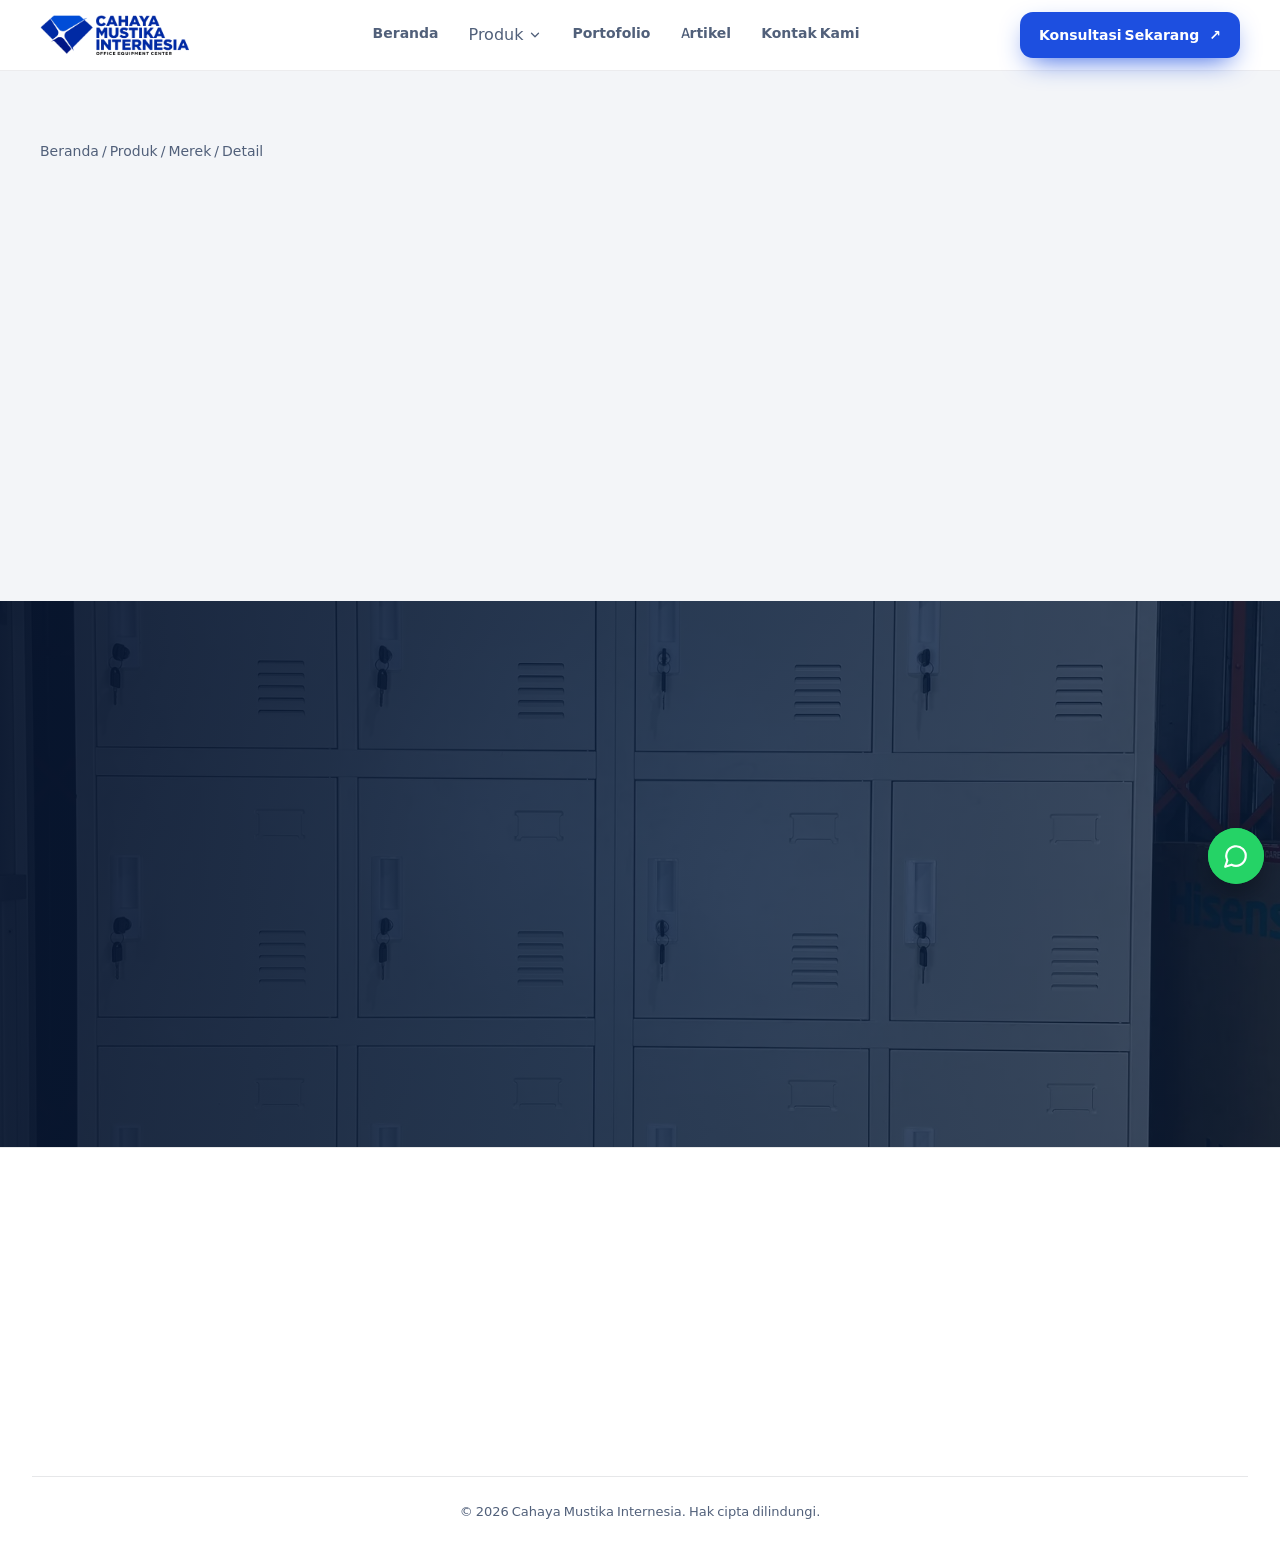
<file: pages/detail-produk.html>
<!doctype html>
<html lang="id" data-theme="light">
<head>
<meta charset="utf-8">
<meta name="viewport" content="width=device-width,initial-scale=1">
<title>Detail Produk | Cahaya Mustika Internesia</title>
<meta name="description" content="Katalog loker Zeco dan Vivorti: loker besi, smart locker, parcel locker, dan loker HPL.">
<meta property="og:title" content="Produk Loker | Cahaya Mustika Internesia"><meta property="og:description" content="Katalog loker Zeco dan Vivorti: loker besi, smart locker, parcel locker, dan loker HPL."><meta property="og:image" content="../assets/images/logo-footer.webp">
<link rel="icon" href="../assets/images/icon.webp" type="image/webp">
<script>(function(){var d=document.documentElement;d.classList.add("js");try{localStorage.removeItem("theme")}catch(e){}})()</script>
<link rel="preload" href="../assets/fonts/manrope-200-800-latin.woff2" as="font" type="font/woff2" crossorigin><link rel="preload" href="../assets/fonts/poppins-600-latin.woff2" as="font" type="font/woff2" crossorigin><meta name="theme-color" content="#0b1f3d">
<link rel="stylesheet" href="../assets/css/locker.css"><script src="../assets/js/produk-data.js"></script>
<script defer src="../assets/js/locker.js"></script>
</head>
<body>
<a class="skip" href="#main">Lompat ke konten</a>
<header class="hdr" id="hdr">
 <div class="hdr-in">
  <a class="logo" href="../index.html" aria-label="Cahaya Mustika Internesia"><img class="l-light" src="../assets/images/logo-cahaya-mustika.webp" width="800" height="215" alt="Cahaya Mustika Internesia"><img class="l-dark" src="../assets/images/putih-logo.webp" width="800" height="215" alt="Cahaya Mustika Internesia"></a>
  <nav class="nav" aria-label="Navigasi utama"><a href="../index.html">Beranda</a><div class="nav-dd"><button type="button" class="nav-dd-t" aria-expanded="false" aria-controls="ddProduk">Produk <svg class="dd-chev" viewBox="0 0 24 24" width="14" height="14" fill="none" stroke="currentColor" stroke-width="2.2" stroke-linecap="round" stroke-linejoin="round" aria-hidden="true"><path d="M6 9l6 6 6-6"/></svg></button><div class="nav-dd-m" id="ddProduk"><a href="../pages/produk.html"><b>Semua Produk</b><small>20 model Zeco dan Vivorti</small></a><a href="../pages/zeco.html"><b>Loker Besi Zeco</b><small>Loker besi 1 sampai 6 pintu</small></a><a href="../pages/vivorti.html"><b>Loker Vivorti</b><small>Loker 9 dan 20 pintu</small></a></div></div><a href="../pages/portofolio.html">Portofolio</a><a href="../pages/artikel.html">Artikel</a><a href="../pages/kontak.html">Kontak Kami</a></nav>
  <div class="hdr-act">
   <a class="btn btn-primary btn-sm" href="https://wa.me/628113301819?text=Halo%20Cahaya%20Mustika%20Internesia%2C%20saya%20ingin%20konsultasi%20mengenai%20locker." target="_blank" rel="noopener noreferrer">Konsultasi Sekarang <span class="arr">↗</span></a>
   <button class="burger" id="burger" type="button" aria-label="Menu" aria-expanded="false" aria-controls="mnav"><span></span><span></span></button>
  </div>
 </div>
 <nav class="mnav" id="mnav" aria-label="Navigasi seluler"><a href="../index.html">Beranda</a><a href="../pages/produk.html">Produk</a><a class="mnav-sub" href="../pages/zeco.html">Loker Besi Zeco</a><a class="mnav-sub" href="../pages/vivorti.html">Loker Vivorti</a><a href="../pages/portofolio.html">Portofolio</a><a href="../pages/artikel.html">Artikel</a><a href="../pages/kontak.html">Kontak Kami</a></nav>
</header>
<main id="main">
<section class="sec pt-hdr pdx"><div class="wrap">
 <nav class="crumb" aria-label="Breadcrumb"><a href="../index.html">Beranda</a> / <a href="produk.html">Produk</a> / <a id="pd-brand" href="produk.html">Merek</a> / <span id="pd-crumb">Detail</span></nav>
 <div class="pdx-card" id="pd-root"><p class="pd-empty">Memuat produk…</p></div>
</div></section>
<section class="sec pdx-more" id="pd-more" hidden></section>
<section class="pdx-cta" aria-label="Konsultasi">
 <img src="../assets/images/cta-loker.webp" srcset="../assets/images/cta-loker-sm.webp 800w, ../assets/images/cta-loker.webp 1600w" sizes="100vw" alt="" width="1600" height="900" loading="lazy" decoding="async">
 <div class="wrap pdx-cta-in">
  <span class="pdx-eyebrow">Mulai Proyek Anda</span>
  <h2>Tata Ruang Lebih Rapi dengan Loker yang Tepat</h2>
  <p>Sedang mencari loker besi untuk kebutuhan perusahaan atau institusi? Konsultasikan jumlah pengguna, model, dan kebutuhan penyimpanan Anda. Tim Cahaya Mustika Internesia siap membantu memilih loker Zeco atau Vivorti yang sesuai.</p>
  <div class="pdx-cta-btns"><a class="btn pdx-btn-wa" id="pd-cta-wa" href="https://wa.me/628113301819" target="_blank" rel="noopener noreferrer">Konsultasi via WhatsApp <span class="arr">↗</span></a><a class="btn pdx-btn-line" href="produk.html">Lihat Semua Model</a></div>
 </div>
</section>
</main>
<script>
(function(){
 var D=window.PRODUK||[],q=new URLSearchParams(location.search).get("p"),p=D.find(function(x){return x.slug===q}),root=document.getElementById("pd-root");
 if(!p){root.innerHTML='<div class="pd-empty"><h1>Produk tidak ditemukan</h1><p>Silakan pilih produk dari katalog.</p><a class="btn btn-primary" href="produk.html">Kembali ke Katalog</a></div>';return}
 var z=p.brand==="Zeco",bn=z?"Zeco":"Vivorti",bpage=z?"zeco.html":"vivorti.html";
 document.title=p.name+" | Cahaya Mustika Internesia";
 var b=document.getElementById("pd-brand");b.textContent=bn;b.href=bpage;
 document.getElementById("pd-crumb").textContent=p.name.replace(/^(Zeco Locker|Vivorti) /,"");
 document.getElementById("pd-cta-wa").href=p.wa;
 var spec=p.spec||[];
 var vars=z?D.filter(function(x){return x.brand==="Zeco"&&x.name.replace(/[ -]T\d$/,"")===p.name.replace(/[ -]T\d$/,"")}):[];
 var vhtml=vars.length>1?'<div class="pdx-vars"><span>Varian</span>'+vars.map(function(x){var t=x.name.match(/T\d$/)[0];return '<a href="detail-produk.html?p='+x.slug+'"'+(x===p?' class="on" aria-current="true"':'')+'>'+t+'</a>'}).join("")+'</div>':"";
 root.innerHTML='<div class="pdx-media"><span class="badge '+(z?"z":"v")+'">'+bn+'</span><img src="../'+p.img+'" alt="'+p.name+'"></div>'
 +'<div class="pdx-info"><p class="pdx-tag">'+p.tag+'</p><h1>'+p.name+'</h1>'
 +'<table class="pdx-spec"><thead><tr><th scope="col">Spesifikasi Produk</th><th scope="col">Keterangan</th></tr></thead><tbody>'
 +spec.map(function(r){return '<tr><th scope="row">'+r[0]+'</th><td>'+r[1]+'</td></tr>'}).join("")+'</tbody></table>'
 +'<p class="pdx-note">Spesifikasi dapat berubah mengikuti produksi. Konfirmasikan detail terbaru sebelum memesan.</p>'
 +'<a class="pdx-cta-btn" href="'+p.wa+'" target="_blank" rel="noopener noreferrer">Konsultasi Sekarang <span class="arr">→</span></a></div>';
 /* model lainnya: semua model satu merek (Zeco per model dasar, Vivorti per produk) */
 var list=D.filter(function(x){return x.brand===p.brand}),seen={},models=[];
 list.forEach(function(x){var k=z?x.name.replace(/[ -]T\d$/,""):x.name;if(!seen[k]){seen[k]=1;models.push({label:x.name.replace(/^(Zeco Locker|Vivorti) /,"").replace(/-T\d$/,""),key:k,slug:z&&(p.name.replace(/[ -]T\d$/,"")===k)?p.slug:x.slug})}});
 var cur=z?p.name.replace(/[ -]T\d$/,""):p.name,idx=models.findIndex(function(m){return m.key===cur}),next=models[(idx+1)%models.length];
 var more=document.getElementById("pd-more");
 if(models.length>1){
  more.hidden=false;
  more.innerHTML='<div class="wrap"><div class="pdx-more-h"><span class="pdx-eyebrow">Model Lainnya</span><h2>Lihat Model '+bn+' Lainnya</h2></div>'
  +'<div class="pdx-chips">'+models.map(function(m){return '<a href="detail-produk.html?p='+m.slug+'"'+(m.key===cur?' class="on" aria-current="page"':'')+'>'+m.label+'</a>'}).join("")+'</div>'
  +'<div class="pdx-more-nav"><a href="'+bpage+'">Semua model '+bn+'</a><a href="detail-produk.html?p='+next.slug+'">'+next.label+' <span class="arr">→</span></a></div></div>';
 }
})();
</script>
<footer class="ft">
 <div class="ft-grid">
  <div class="c2">
   <a class="ft-logo" href="../index.html" aria-label="Cahaya Mustika Internesia"><img class="theme-logo-light" src="../assets/images/logo-footer.webp" width="320" height="320" loading="lazy" alt="Cahaya Mustika Internesia - Office Equipment Center"><img class="theme-logo-dark" src="../assets/images/logo-footer-dark.webp" width="320" height="320" loading="lazy" alt="" aria-hidden="true"></a>
   <p class="d">Cahaya Mustika Internesia adalah distributor Loker Zeco dan Vivorti untuk bisnis, sekolah, perkantoran, fasilitas kesehatan, dan institusi di Indonesia.</p>
  </div>
  <nav aria-label="Footer Navigation"><h2 class="ft-t">Informasi perusahaan</h2><ul><li><a href="../index.html">Beranda</a></li><li><a href="../pages/produk.html">Produk</a></li><li><a href="../pages/portofolio.html">Portofolio</a></li><li><a href="../pages/artikel.html">Artikel</a></li><li><a href="../pages/kontak.html">Kontak Kami</a></li></ul></nav>
  <div class="c2"><h2 class="ft-t">Kontak</h2><ul>
   <li><a class="ci" href="https://wa.me/628113301819?text=Halo%20Cahaya%20Mustika%20Internesia%2C%20saya%20ingin%20konsultasi%20mengenai%20locker." target="_blank" rel="noopener noreferrer"><span class="ico"><svg width="18" height="18" viewBox="0 0 24 24" fill="none" stroke="currentColor" stroke-width="1.8" stroke-linecap="round" stroke-linejoin="round"><path d="M22 16.92v3a2 2 0 0 1-2.18 2 19.79 19.79 0 0 1-8.63-3.07 19.5 19.5 0 0 1-6-6 19.79 19.79 0 0 1-3.07-8.67A2 2 0 0 1 4.11 2h3a2 2 0 0 1 2 1.72 12.84 12.84 0 0 0 .7 2.81 2 2 0 0 1-.45 2.11L8.09 9.91a16 16 0 0 0 6 6l1.27-1.27a2 2 0 0 1 2.11-.45 12.84 12.84 0 0 0 2.81.7A2 2 0 0 1 22 16.92z"/></svg></span><span><small>Telepon / WhatsApp</small><b>+62 811-3301-819</b></span></a></li>
   <li><a class="ci" href="https://www.google.com/maps/search/?api=1&amp;query=PT%20Cahaya%20Mustika%20Internesia%2C%20Jl.%20Penjernihan%20II%2C%20Jakarta%20Pusat" target="_blank" rel="noopener noreferrer"><span class="ico"><svg width="18" height="18" viewBox="0 0 24 24" fill="none" stroke="currentColor" stroke-width="1.8" stroke-linecap="round" stroke-linejoin="round"><path d="M20 10c0 4.993-5.539 10.193-7.399 11.799a1 1 0 0 1-1.202 0C9.539 20.193 4 14.993 4 10a8 8 0 0 1 16 0"/><circle cx="12" cy="10" r="3"/></svg></span><span><small>Alamat</small><b><span>Jl. Penjernihan II No.7, RT.11/RW.6</span><span>Bend. Hilir, Kecamatan Tanah Abang</span><span>Kota Jakarta Pusat, DKI Jakarta 10210</span></b></span></a></li>
  </ul></div>
 </div>
 <div class="ft-copy">© 2026 Cahaya Mustika Internesia. Hak cipta dilindungi.</div>
</footer>
<a class="wa" href="https://wa.me/628113301819?text=Halo%20Cahaya%20Mustika%20Internesia%2C%20saya%20ingin%20konsultasi%20mengenai%20locker." target="_blank" rel="noopener noreferrer" aria-label="Chat dengan Sales via WhatsApp"><span class="tip">Chat dengan Sales</span><span class="b"><svg width="26" height="26" viewBox="0 0 24 24" fill="none" stroke="currentColor" stroke-width="2" stroke-linecap="round" stroke-linejoin="round"><path d="M7.9 20A9 9 0 1 0 4 16.1L2 22Z"/></svg></span></a>

</body>
</html>
</file>
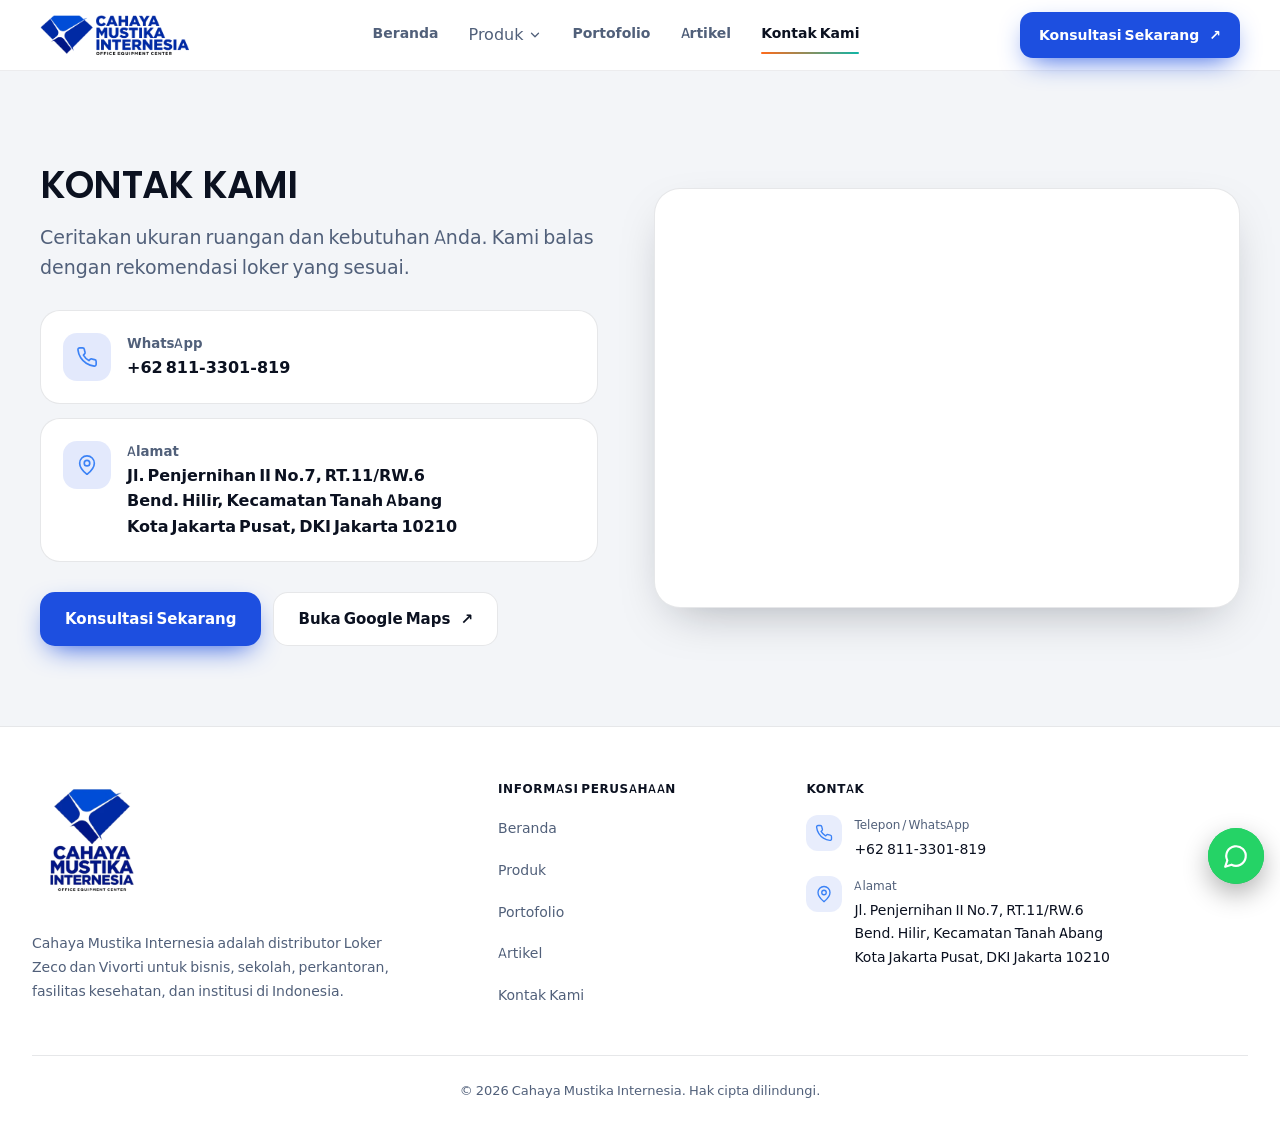
<file: pages/kontak.html>
<!doctype html>
<html lang="id" data-theme="light">
<head>
<meta charset="utf-8">
<meta name="viewport" content="width=device-width,initial-scale=1">
<title>Kontak Distributor Loker Besi Jakarta | Cahaya Mustika Internesia</title>
<meta name="description" content="Hubungi Cahaya Mustika Internesia, Jakarta Pusat, untuk konsultasi dan penawaran loker besi Zeco dan smart locker Vivorti.">
<meta property="og:title" content="Kontak Distributor Loker Besi Jakarta | Cahaya Mustika Internesia"><meta property="og:description" content="Hubungi Cahaya Mustika Internesia, Jakarta Pusat, untuk konsultasi dan penawaran loker besi Zeco dan smart locker Vivorti."><meta property="og:image" content="../assets/images/logo-footer.webp">
<link rel="icon" href="../assets/images/icon.webp" type="image/webp">
<script>(function(){var d=document.documentElement;d.classList.add("js");try{localStorage.removeItem("theme")}catch(e){}})()</script>
<link rel="preload" href="../assets/fonts/manrope-200-800-latin.woff2" as="font" type="font/woff2" crossorigin><link rel="preload" href="../assets/fonts/poppins-600-latin.woff2" as="font" type="font/woff2" crossorigin><meta name="theme-color" content="#0b1f3d">
<link rel="stylesheet" href="../assets/css/locker.css">
<script defer src="../assets/js/locker.js"></script>
</head>
<body>
<a class="skip" href="#main">Lompat ke konten</a>
<header class="hdr" id="hdr">
 <div class="hdr-in">
  <a class="logo" href="../index.html" aria-label="Cahaya Mustika Internesia"><img class="l-light" src="../assets/images/logo-cahaya-mustika.webp" width="800" height="215" alt="Cahaya Mustika Internesia"><img class="l-dark" src="../assets/images/putih-logo.webp" width="800" height="215" alt="Cahaya Mustika Internesia"></a>
  <nav class="nav" aria-label="Navigasi utama"><a href="../index.html">Beranda</a><div class="nav-dd"><button type="button" class="nav-dd-t" aria-expanded="false" aria-controls="ddProduk">Produk <svg class="dd-chev" viewBox="0 0 24 24" width="14" height="14" fill="none" stroke="currentColor" stroke-width="2.2" stroke-linecap="round" stroke-linejoin="round" aria-hidden="true"><path d="M6 9l6 6 6-6"/></svg></button><div class="nav-dd-m" id="ddProduk"><a href="../pages/produk.html"><b>Semua Produk</b><small>20 model Zeco dan Vivorti</small></a><a href="../pages/zeco.html"><b>Loker Besi Zeco</b><small>Loker besi 1 sampai 6 pintu</small></a><a href="../pages/vivorti.html"><b>Loker Vivorti</b><small>Loker 9 dan 20 pintu</small></a></div></div><a href="../pages/portofolio.html">Portofolio</a><a href="../pages/artikel.html">Artikel</a><a href="../pages/kontak.html" aria-current=page>Kontak Kami</a></nav>
  <div class="hdr-act">
   <a class="btn btn-primary btn-sm" href="https://wa.me/628113301819?text=Halo%20Cahaya%20Mustika%20Internesia%2C%20saya%20ingin%20konsultasi%20mengenai%20locker." target="_blank" rel="noopener noreferrer">Konsultasi Sekarang <span class="arr">↗</span></a>
   <button class="burger" id="burger" type="button" aria-label="Menu" aria-expanded="false" aria-controls="mnav"><span></span><span></span></button>
  </div>
 </div>
 <nav class="mnav" id="mnav" aria-label="Navigasi seluler"><a href="../index.html">Beranda</a><a href="../pages/produk.html">Produk</a><a class="mnav-sub" href="../pages/zeco.html">Loker Besi Zeco</a><a class="mnav-sub" href="../pages/vivorti.html">Loker Vivorti</a><a href="../pages/portofolio.html">Portofolio</a><a href="../pages/artikel.html">Artikel</a><a href="../pages/kontak.html" aria-current=page>Kontak Kami</a></nav>
</header>
<main id="main">

<section class="hero hero-in kontak-hero"><div class="wrap kgrid">
 <div>
  <h1><span class="w"><span style="--w:0">Kontak</span></span> <span class="w"><span style="--w:1">Kami</span></span></h1>
  <p class="lead rv" style="--d:.45s">Ceritakan ukuran ruangan dan kebutuhan Anda. Kami balas dengan rekomendasi loker yang sesuai.</p>
  <div class="cinfo" style="margin-top:28px">
   <a class="ccard rv" style="--d:.5s" href="https://wa.me/628113301819?text=Halo%20Cahaya%20Mustika%20Internesia%2C%20saya%20ingin%20konsultasi%20mengenai%20locker." target="_blank" rel="noopener noreferrer"><span class="ic"><svg viewBox="0 0 24 24"><path d="M22 16.92v3a2 2 0 0 1-2.18 2 19.79 19.79 0 0 1-8.63-3.07 19.5 19.5 0 0 1-6-6 19.79 19.79 0 0 1-3.07-8.67A2 2 0 0 1 4.11 2h3a2 2 0 0 1 2 1.72 12.84 12.84 0 0 0 .7 2.81 2 2 0 0 1-.45 2.11L8.09 9.91a16 16 0 0 0 6 6l1.27-1.27a2 2 0 0 1 2.11-.45 12.84 12.84 0 0 0 2.81.7A2 2 0 0 1 22 16.92z"/></svg></span><span><small>WhatsApp</small><b>+62 811-3301-819</b></span></a>
   <a class="ccard rv" style="--d:.58s" href="https://www.google.com/maps/search/?api=1&query=PT%20Cahaya%20Mustika%20Internesia%2C%20Jl.%20Penjernihan%20II%20No.7%2C%20RT.11/RW.6%2C%20Bend.%20Hilir%2C%20Kecamatan%20Tanah%20Abang%2C%20Kota%20Jakarta%20Pusat%2C%20DKI%20Jakarta%2010210" target="_blank" rel="noopener noreferrer"><span class="ic"><svg viewBox="0 0 24 24"><path d="M20 10c0 4.993-5.539 10.193-7.399 11.799a1 1 0 0 1-1.202 0C9.539 20.193 4 14.993 4 10a8 8 0 0 1 16 0"/><circle cx="12" cy="10" r="3"/></svg></span><span><small>Alamat</small><b>Jl. Penjernihan II No.7, RT.11/RW.6<br>Bend. Hilir, Kecamatan Tanah Abang<br>Kota Jakarta Pusat, DKI Jakarta 10210</b></span></a>
  </div>
  <div class="hero-cta rv" style="--d:.66s;margin-bottom:0"><a class="btn btn-primary" href="https://wa.me/628113301819?text=Halo%20Cahaya%20Mustika%20Internesia%2C%20saya%20ingin%20konsultasi%20mengenai%20locker." target="_blank" rel="noopener noreferrer">Konsultasi Sekarang</a><a class="btn btn-line" href="https://www.google.com/maps/search/?api=1&query=PT%20Cahaya%20Mustika%20Internesia%2C%20Jl.%20Penjernihan%20II%20No.7%2C%20RT.11/RW.6%2C%20Bend.%20Hilir%2C%20Kecamatan%20Tanah%20Abang%2C%20Kota%20Jakarta%20Pusat%2C%20DKI%20Jakarta%2010210" target="_blank" rel="noopener noreferrer">Buka Google Maps <span class="arr">↗</span></a></div>
 </div>
 <div class="map rv z" style="--d:.3s"><iframe src="https://www.google.com/maps?q=PT%20Cahaya%20Mustika%20Internesia%2C%20Jl.%20Penjernihan%20II%20No.7%2C%20RT.11/RW.6%2C%20Bend.%20Hilir%2C%20Kecamatan%20Tanah%20Abang%2C%20Kota%20Jakarta%20Pusat%2C%20DKI%20Jakarta%2010210&output=embed" title="Lokasi PT Cahaya Mustika Internesia" loading="lazy" referrerpolicy="no-referrer-when-downgrade" allowfullscreen></iframe></div>
</div></section>
</main>
<footer class="ft">
 <div class="ft-grid">
  <div class="c2">
   <a class="ft-logo" href="../index.html" aria-label="Cahaya Mustika Internesia"><img class="theme-logo-light" src="../assets/images/logo-footer.webp" width="320" height="320" loading="lazy" alt="Cahaya Mustika Internesia - Office Equipment Center"><img class="theme-logo-dark" src="../assets/images/logo-footer-dark.webp" width="320" height="320" loading="lazy" alt="" aria-hidden="true"></a>
   <p class="d">Cahaya Mustika Internesia adalah distributor Loker Zeco dan Vivorti untuk bisnis, sekolah, perkantoran, fasilitas kesehatan, dan institusi di Indonesia.</p>
  </div>
  <nav aria-label="Footer Navigation"><h2 class="ft-t">Informasi perusahaan</h2><ul><li><a href="../index.html">Beranda</a></li><li><a href="../pages/produk.html">Produk</a></li><li><a href="../pages/portofolio.html">Portofolio</a></li><li><a href="../pages/artikel.html">Artikel</a></li><li><a href="../pages/kontak.html">Kontak Kami</a></li></ul></nav>
  <div class="c2"><h2 class="ft-t">Kontak</h2><ul>
   <li><a class="ci" href="https://wa.me/628113301819?text=Halo%20Cahaya%20Mustika%20Internesia%2C%20saya%20ingin%20konsultasi%20mengenai%20locker." target="_blank" rel="noopener noreferrer"><span class="ico"><svg width="18" height="18" viewBox="0 0 24 24" fill="none" stroke="currentColor" stroke-width="1.8" stroke-linecap="round" stroke-linejoin="round"><path d="M22 16.92v3a2 2 0 0 1-2.18 2 19.79 19.79 0 0 1-8.63-3.07 19.5 19.5 0 0 1-6-6 19.79 19.79 0 0 1-3.07-8.67A2 2 0 0 1 4.11 2h3a2 2 0 0 1 2 1.72 12.84 12.84 0 0 0 .7 2.81 2 2 0 0 1-.45 2.11L8.09 9.91a16 16 0 0 0 6 6l1.27-1.27a2 2 0 0 1 2.11-.45 12.84 12.84 0 0 0 2.81.7A2 2 0 0 1 22 16.92z"/></svg></span><span><small>Telepon / WhatsApp</small><b>+62 811-3301-819</b></span></a></li>
   <li><a class="ci" href="https://www.google.com/maps/search/?api=1&amp;query=PT%20Cahaya%20Mustika%20Internesia%2C%20Jl.%20Penjernihan%20II%2C%20Jakarta%20Pusat" target="_blank" rel="noopener noreferrer"><span class="ico"><svg width="18" height="18" viewBox="0 0 24 24" fill="none" stroke="currentColor" stroke-width="1.8" stroke-linecap="round" stroke-linejoin="round"><path d="M20 10c0 4.993-5.539 10.193-7.399 11.799a1 1 0 0 1-1.202 0C9.539 20.193 4 14.993 4 10a8 8 0 0 1 16 0"/><circle cx="12" cy="10" r="3"/></svg></span><span><small>Alamat</small><b><span>Jl. Penjernihan II No.7, RT.11/RW.6</span><span>Bend. Hilir, Kecamatan Tanah Abang</span><span>Kota Jakarta Pusat, DKI Jakarta 10210</span></b></span></a></li>
  </ul></div>
 </div>
 <div class="ft-copy">© 2026 Cahaya Mustika Internesia. Hak cipta dilindungi.</div>
</footer>
<a class="wa" href="https://wa.me/628113301819?text=Halo%20Cahaya%20Mustika%20Internesia%2C%20saya%20ingin%20konsultasi%20mengenai%20locker." target="_blank" rel="noopener noreferrer" aria-label="Chat dengan Sales via WhatsApp"><span class="tip">Chat dengan Sales</span><span class="b"><svg width="26" height="26" viewBox="0 0 24 24" fill="none" stroke="currentColor" stroke-width="2" stroke-linecap="round" stroke-linejoin="round"><path d="M7.9 20A9 9 0 1 0 4 16.1L2 22Z"/></svg></span></a>
</body>
</html>
</file>
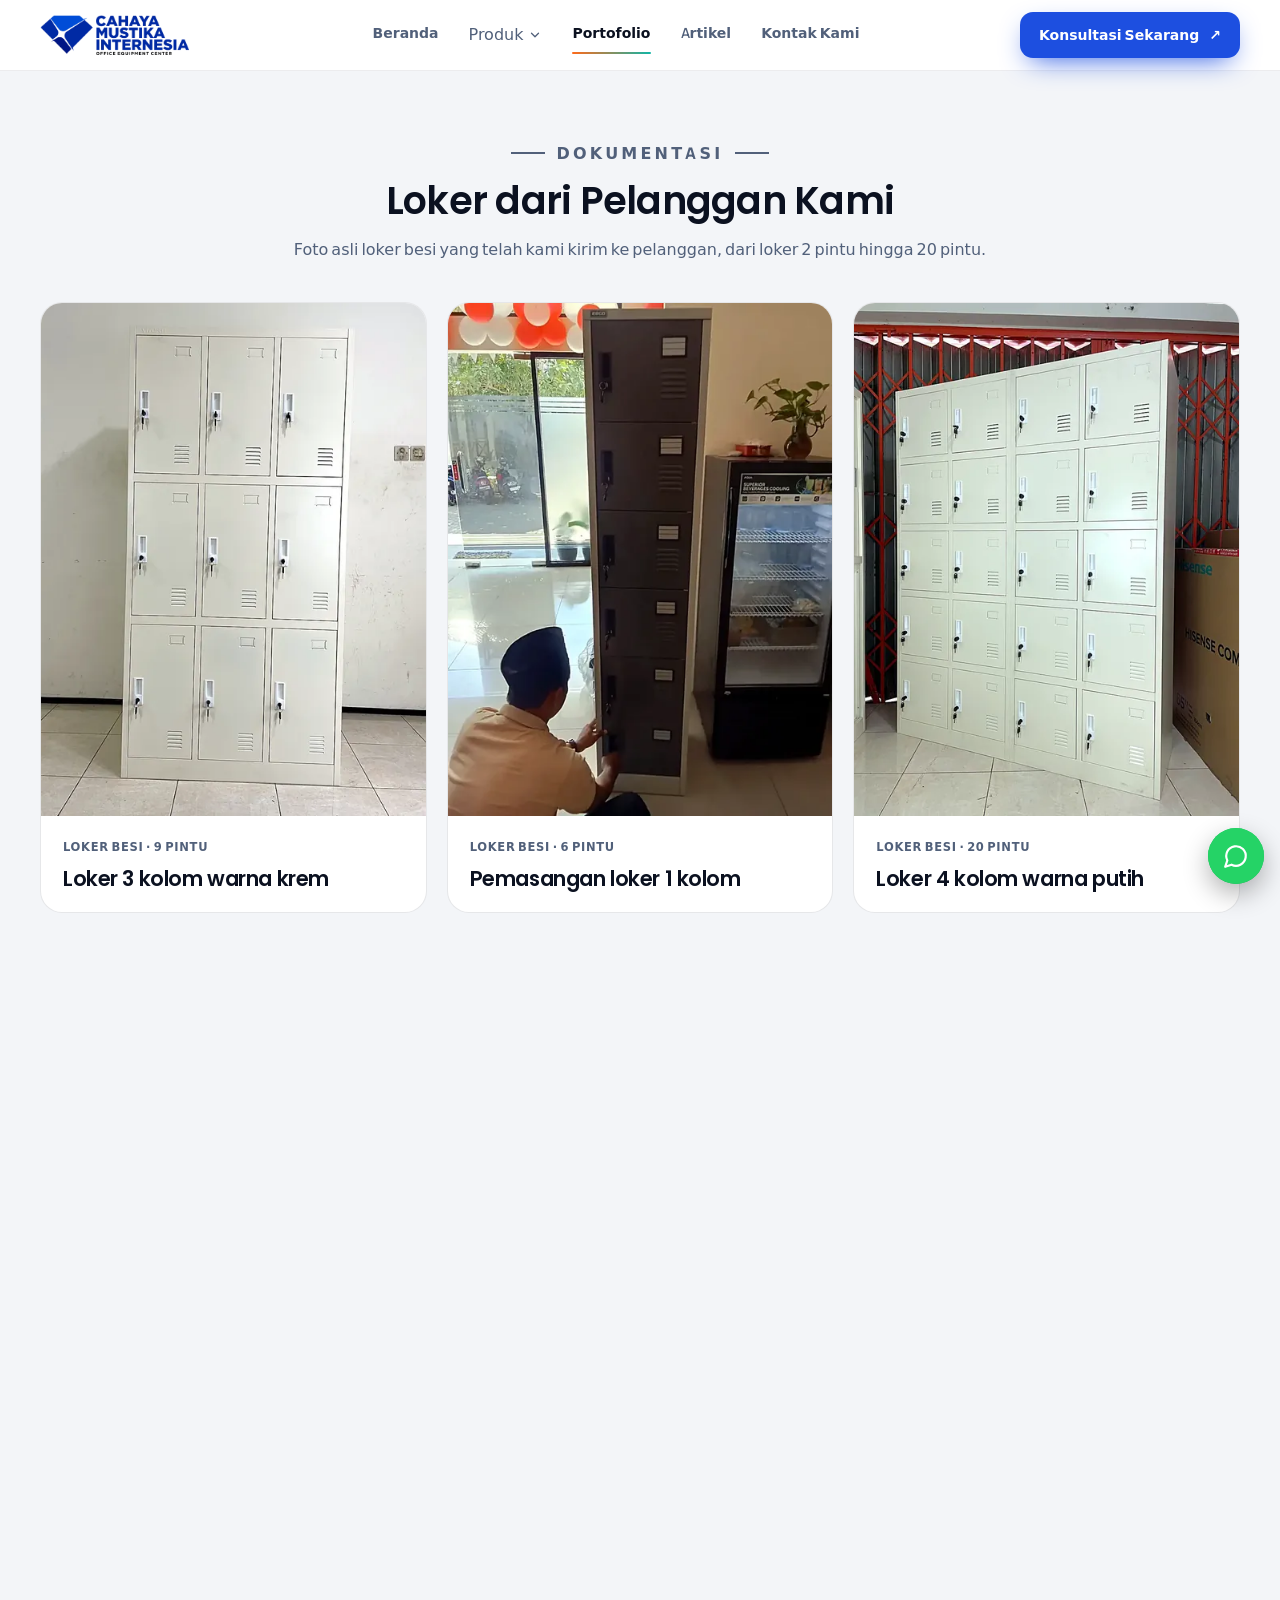
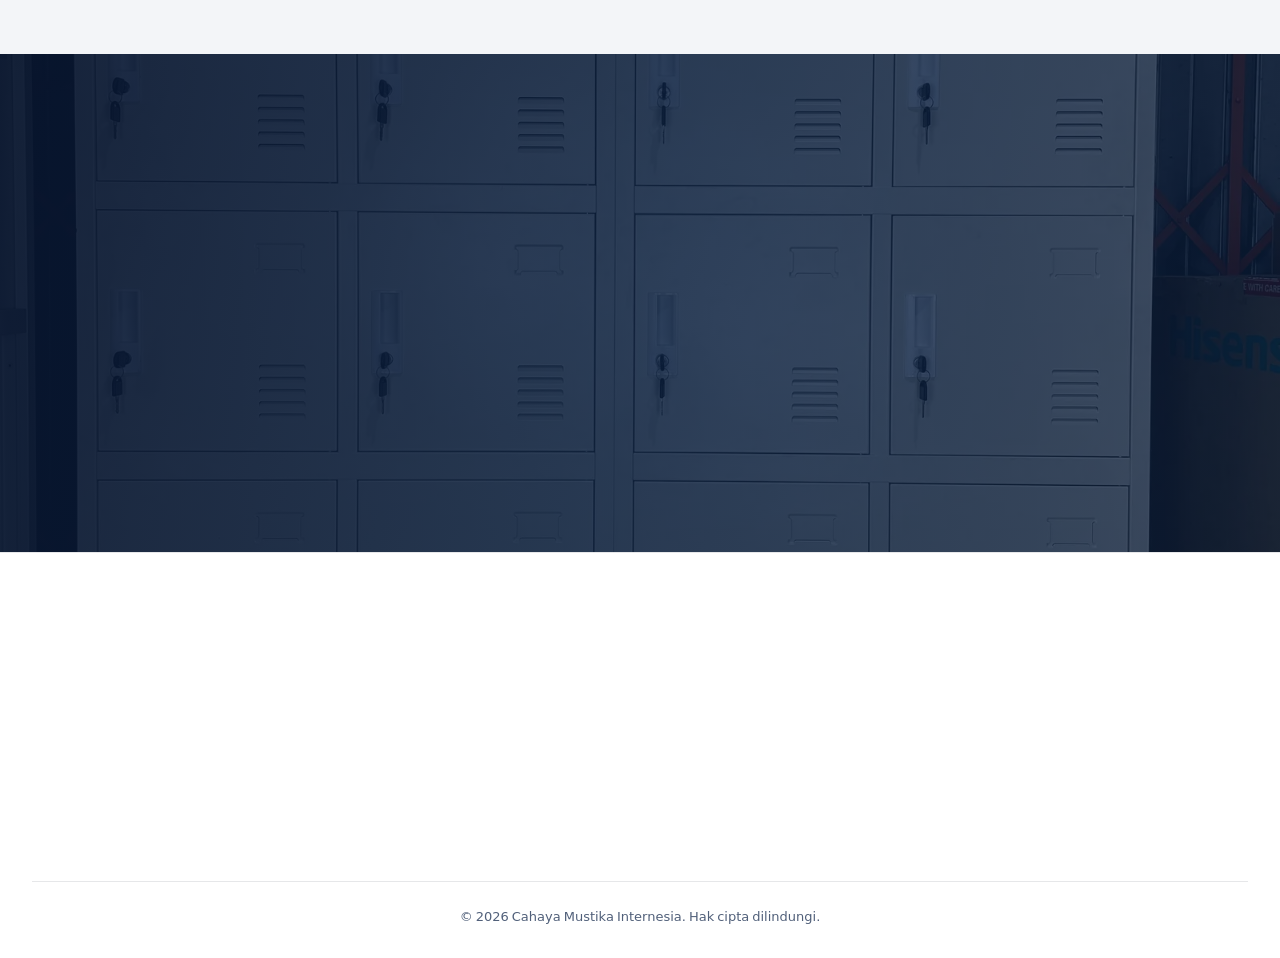
<file: pages/portofolio.html>
<!doctype html>
<html lang="id" data-theme="light">
<head>
<meta charset="utf-8">
<meta name="viewport" content="width=device-width,initial-scale=1">
<title>Portofolio | Cahaya Mustika Internesia</title>
<meta name="description" content="Dokumentasi loker besi dari pelanggan Cahaya Mustika Internesia, Jakarta: loker 2 pintu hingga 20 pintu.">
<meta property="og:title" content="Portofolio | Cahaya Mustika Internesia"><meta property="og:description" content="Dokumentasi loker besi dari pelanggan Cahaya Mustika Internesia, Jakarta: loker 2 pintu hingga 20 pintu."><meta property="og:image" content="../assets/images/logo-footer.webp">
<link rel="icon" href="../assets/images/icon.webp" type="image/webp">
<script>(function(){var d=document.documentElement;d.classList.add("js");try{localStorage.removeItem("theme")}catch(e){}})()</script>
<link rel="preload" href="../assets/fonts/manrope-200-800-latin.woff2" as="font" type="font/woff2" crossorigin><link rel="preload" href="../assets/fonts/poppins-600-latin.woff2" as="font" type="font/woff2" crossorigin><meta name="theme-color" content="#0b1f3d">
<link rel="stylesheet" href="../assets/css/locker.css">
<script defer src="../assets/js/locker.js"></script>
</head>
<body>
<a class="skip" href="#main">Lompat ke konten</a>
<header class="hdr" id="hdr">
 <div class="hdr-in">
  <a class="logo" href="../index.html" aria-label="Cahaya Mustika Internesia"><img class="l-light" src="../assets/images/logo-cahaya-mustika.webp" width="800" height="215" alt="Cahaya Mustika Internesia"><img class="l-dark" src="../assets/images/putih-logo.webp" width="800" height="215" alt="Cahaya Mustika Internesia"></a>
  <nav class="nav" aria-label="Navigasi utama"><a href="../index.html">Beranda</a><div class="nav-dd"><button type="button" class="nav-dd-t" aria-expanded="false" aria-controls="ddProduk">Produk <svg class="dd-chev" viewBox="0 0 24 24" width="14" height="14" fill="none" stroke="currentColor" stroke-width="2.2" stroke-linecap="round" stroke-linejoin="round" aria-hidden="true"><path d="M6 9l6 6 6-6"/></svg></button><div class="nav-dd-m" id="ddProduk"><a href="../pages/produk.html"><b>Semua Produk</b><small>20 model Zeco dan Vivorti</small></a><a href="../pages/zeco.html"><b>Loker Besi Zeco</b><small>Loker besi 1 sampai 6 pintu</small></a><a href="../pages/vivorti.html"><b>Loker Vivorti</b><small>Loker 9 dan 20 pintu</small></a></div></div><a href="../pages/portofolio.html" aria-current=page>Portofolio</a><a href="../pages/artikel.html">Artikel</a><a href="../pages/kontak.html">Kontak Kami</a></nav>
  <div class="hdr-act">
   <a class="btn btn-primary btn-sm" href="https://wa.me/628113301819?text=Halo%20Cahaya%20Mustika%20Internesia%2C%20saya%20ingin%20konsultasi%20mengenai%20locker." target="_blank" rel="noopener noreferrer">Konsultasi Sekarang <span class="arr">↗</span></a>
   <button class="burger" id="burger" type="button" aria-label="Menu" aria-expanded="false" aria-controls="mnav"><span></span><span></span></button>
  </div>
 </div>
 <nav class="mnav" id="mnav" aria-label="Navigasi seluler"><a href="../index.html">Beranda</a><a href="../pages/produk.html">Produk</a><a class="mnav-sub" href="../pages/zeco.html">Loker Besi Zeco</a><a class="mnav-sub" href="../pages/vivorti.html">Loker Vivorti</a><a href="../pages/portofolio.html" aria-current=page>Portofolio</a><a href="../pages/artikel.html">Artikel</a><a href="../pages/kontak.html">Kontak Kami</a></nav>
</header>
<main id="main">
<h1 class="sr-only">Portofolio Loker</h1>
<section class="sec pt-hdr" id="proyek"><div class="wrap"><div class="sec-h"><div><p class="eyebrow rv">Dokumentasi</p><h2 class="rv" style="--d:.08s">Loker dari Pelanggan Kami</h2></div><p class="rv" style="--d:.16s">Foto asli loker besi yang telah kami kirim ke pelanggan, dari loker 2 pintu hingga 20 pintu.</p></div><div class="pgrid"><article class="port rv" style="--d:0.00s"><div class="port-art"><img class="media" src="../assets/images/portofolio/proyek-locker-9-pintu-krem.webp" srcset="../assets/images/portofolio/proyek-locker-9-pintu-krem-sm.webp 480w, ../assets/images/portofolio/proyek-locker-9-pintu-krem.webp 900w" sizes="(min-width:1000px) 30vw, 50vw" alt="Loker besi 9 pintu warna krem, susunan 3 kolom" width="900" height="1200" loading="lazy" decoding="async"></div><div class="port-body"><small>Loker Besi · 9 Pintu</small><h2 class="port-t">Loker 3 kolom warna krem</h2></div></article><article class="port rv" style="--d:0.08s"><div class="port-art"><img class="media" src="../assets/images/portofolio/proyek-locker-6-pintu-abu.webp" srcset="../assets/images/portofolio/proyek-locker-6-pintu-abu-sm.webp 480w, ../assets/images/portofolio/proyek-locker-6-pintu-abu.webp 900w" sizes="(min-width:1000px) 30vw, 50vw" alt="Pemasangan loker besi 6 pintu warna abu-abu di lokasi pelanggan" width="900" height="1200" loading="lazy" decoding="async"></div><div class="port-body"><small>Loker Besi · 6 Pintu</small><h2 class="port-t">Pemasangan loker 1 kolom</h2></div></article><article class="port rv" style="--d:0.16s"><div class="port-art"><img class="media" src="../assets/images/portofolio/proyek-locker-20-pintu-putih.webp" srcset="../assets/images/portofolio/proyek-locker-20-pintu-putih-sm.webp 480w, ../assets/images/portofolio/proyek-locker-20-pintu-putih.webp 900w" sizes="(min-width:1000px) 30vw, 50vw" alt="Loker besi 20 pintu warna putih, susunan 4 kolom" width="900" height="1200" loading="lazy" decoding="async"></div><div class="port-body"><small>Loker Besi · 20 Pintu</small><h2 class="port-t">Loker 4 kolom warna putih</h2></div></article><article class="port rv" style="--d:0.00s"><div class="port-art"><img class="media" src="../assets/images/portofolio/proyek-locker-20-pintu-krem.webp" srcset="../assets/images/portofolio/proyek-locker-20-pintu-krem-sm.webp 480w, ../assets/images/portofolio/proyek-locker-20-pintu-krem.webp 900w" sizes="(min-width:1000px) 30vw, 50vw" alt="Loker besi 20 pintu warna krem, susunan 4 kolom" width="900" height="1200" loading="lazy" decoding="async"></div><div class="port-body"><small>Loker Besi · 20 Pintu</small><h2 class="port-t">Loker 4 kolom warna krem</h2></div></article><article class="port rv" style="--d:0.08s"><div class="port-art"><img class="media" src="../assets/images/portofolio/proyek-locker-2-pintu-abu.webp" srcset="../assets/images/portofolio/proyek-locker-2-pintu-abu-sm.webp 480w, ../assets/images/portofolio/proyek-locker-2-pintu-abu.webp 900w" sizes="(min-width:1000px) 30vw, 50vw" alt="Loker besi 2 pintu tinggi warna abu-abu" width="900" height="1200" loading="lazy" decoding="async"></div><div class="port-body"><small>Loker Besi · 2 Pintu</small><h2 class="port-t">Loker pintu tinggi untuk seragam</h2></div></article><article class="port rv" style="--d:0.16s"><div class="port-art"><img class="media" src="../assets/images/portofolio/proyek-locker-6-pintu-abu-2.webp" srcset="../assets/images/portofolio/proyek-locker-6-pintu-abu-2-sm.webp 480w, ../assets/images/portofolio/proyek-locker-6-pintu-abu-2.webp 900w" sizes="(min-width:1000px) 30vw, 50vw" alt="Loker besi 6 pintu warna abu-abu, satu kolom" width="900" height="1200" loading="lazy" decoding="async"></div><div class="port-body"><small>Loker Besi · 6 Pintu</small><h2 class="port-t">Loker 1 kolom warna abu-abu</h2></div></article></div></div></section></main>
<section class="pdx-cta" aria-label="Konsultasi">
 <img src="../assets/images/cta-loker.webp" srcset="../assets/images/cta-loker-sm.webp 800w, ../assets/images/cta-loker.webp 1600w" sizes="100vw" alt="" width="1600" height="900" loading="lazy" decoding="async">
 <div class="wrap pdx-cta-in">
  <span class="pdx-eyebrow">Proyek Berikutnya</span>
  <h2>Ingin Ruangan Anda Serapi Ini?</h2>
  <p>Sedang mencari loker besi untuk kebutuhan perusahaan atau institusi? Konsultasikan jumlah pengguna, model, dan kebutuhan penyimpanan Anda. Tim Cahaya Mustika Internesia siap membantu memilih loker Zeco atau Vivorti yang sesuai.</p>
  <div class="pdx-cta-btns"><a class="btn pdx-btn-wa" href="https://wa.me/628113301819?text=Halo%20Cahaya%20Mustika%20Internesia%2C%20saya%20tertarik%20setelah%20melihat%20portofolio%20loker%20Anda." target="_blank" rel="noopener noreferrer">Konsultasi via WhatsApp <span class="arr">↗</span></a><a class="btn pdx-btn-line" href="produk.html">Lihat Semua Produk</a></div>
 </div>
</section>
<footer class="ft">
 <div class="ft-grid">
  <div class="c2">
   <a class="ft-logo" href="../index.html" aria-label="Cahaya Mustika Internesia"><img class="theme-logo-light" src="../assets/images/logo-footer.webp" width="320" height="320" loading="lazy" alt="Cahaya Mustika Internesia - Office Equipment Center"><img class="theme-logo-dark" src="../assets/images/logo-footer-dark.webp" width="320" height="320" loading="lazy" alt="" aria-hidden="true"></a>
   <p class="d">Cahaya Mustika Internesia adalah distributor Loker Zeco dan Vivorti untuk bisnis, sekolah, perkantoran, fasilitas kesehatan, dan institusi di Indonesia.</p>
  </div>
  <nav aria-label="Footer Navigation"><h2 class="ft-t">Informasi perusahaan</h2><ul><li><a href="../index.html">Beranda</a></li><li><a href="../pages/produk.html">Produk</a></li><li><a href="../pages/portofolio.html">Portofolio</a></li><li><a href="../pages/artikel.html">Artikel</a></li><li><a href="../pages/kontak.html">Kontak Kami</a></li></ul></nav>
  <div class="c2"><h2 class="ft-t">Kontak</h2><ul>
   <li><a class="ci" href="https://wa.me/628113301819?text=Halo%20Cahaya%20Mustika%20Internesia%2C%20saya%20ingin%20konsultasi%20mengenai%20locker." target="_blank" rel="noopener noreferrer"><span class="ico"><svg width="18" height="18" viewBox="0 0 24 24" fill="none" stroke="currentColor" stroke-width="1.8" stroke-linecap="round" stroke-linejoin="round"><path d="M22 16.92v3a2 2 0 0 1-2.18 2 19.79 19.79 0 0 1-8.63-3.07 19.5 19.5 0 0 1-6-6 19.79 19.79 0 0 1-3.07-8.67A2 2 0 0 1 4.11 2h3a2 2 0 0 1 2 1.72 12.84 12.84 0 0 0 .7 2.81 2 2 0 0 1-.45 2.11L8.09 9.91a16 16 0 0 0 6 6l1.27-1.27a2 2 0 0 1 2.11-.45 12.84 12.84 0 0 0 2.81.7A2 2 0 0 1 22 16.92z"/></svg></span><span><small>Telepon / WhatsApp</small><b>+62 811-3301-819</b></span></a></li>
   <li><a class="ci" href="https://www.google.com/maps/search/?api=1&amp;query=PT%20Cahaya%20Mustika%20Internesia%2C%20Jl.%20Penjernihan%20II%2C%20Jakarta%20Pusat" target="_blank" rel="noopener noreferrer"><span class="ico"><svg width="18" height="18" viewBox="0 0 24 24" fill="none" stroke="currentColor" stroke-width="1.8" stroke-linecap="round" stroke-linejoin="round"><path d="M20 10c0 4.993-5.539 10.193-7.399 11.799a1 1 0 0 1-1.202 0C9.539 20.193 4 14.993 4 10a8 8 0 0 1 16 0"/><circle cx="12" cy="10" r="3"/></svg></span><span><small>Alamat</small><b><span>Jl. Penjernihan II No.7, RT.11/RW.6</span><span>Bend. Hilir, Kecamatan Tanah Abang</span><span>Kota Jakarta Pusat, DKI Jakarta 10210</span></b></span></a></li>
  </ul></div>
 </div>
 <div class="ft-copy">© 2026 Cahaya Mustika Internesia. Hak cipta dilindungi.</div>
</footer>
<a class="wa" href="https://wa.me/628113301819?text=Halo%20Cahaya%20Mustika%20Internesia%2C%20saya%20ingin%20konsultasi%20mengenai%20locker." target="_blank" rel="noopener noreferrer" aria-label="Chat dengan Sales via WhatsApp"><span class="tip">Chat dengan Sales</span><span class="b"><svg width="26" height="26" viewBox="0 0 24 24" fill="none" stroke="currentColor" stroke-width="2" stroke-linecap="round" stroke-linejoin="round"><path d="M7.9 20A9 9 0 1 0 4 16.1L2 22Z"/></svg></span></a>
</body>
</html>
</file>
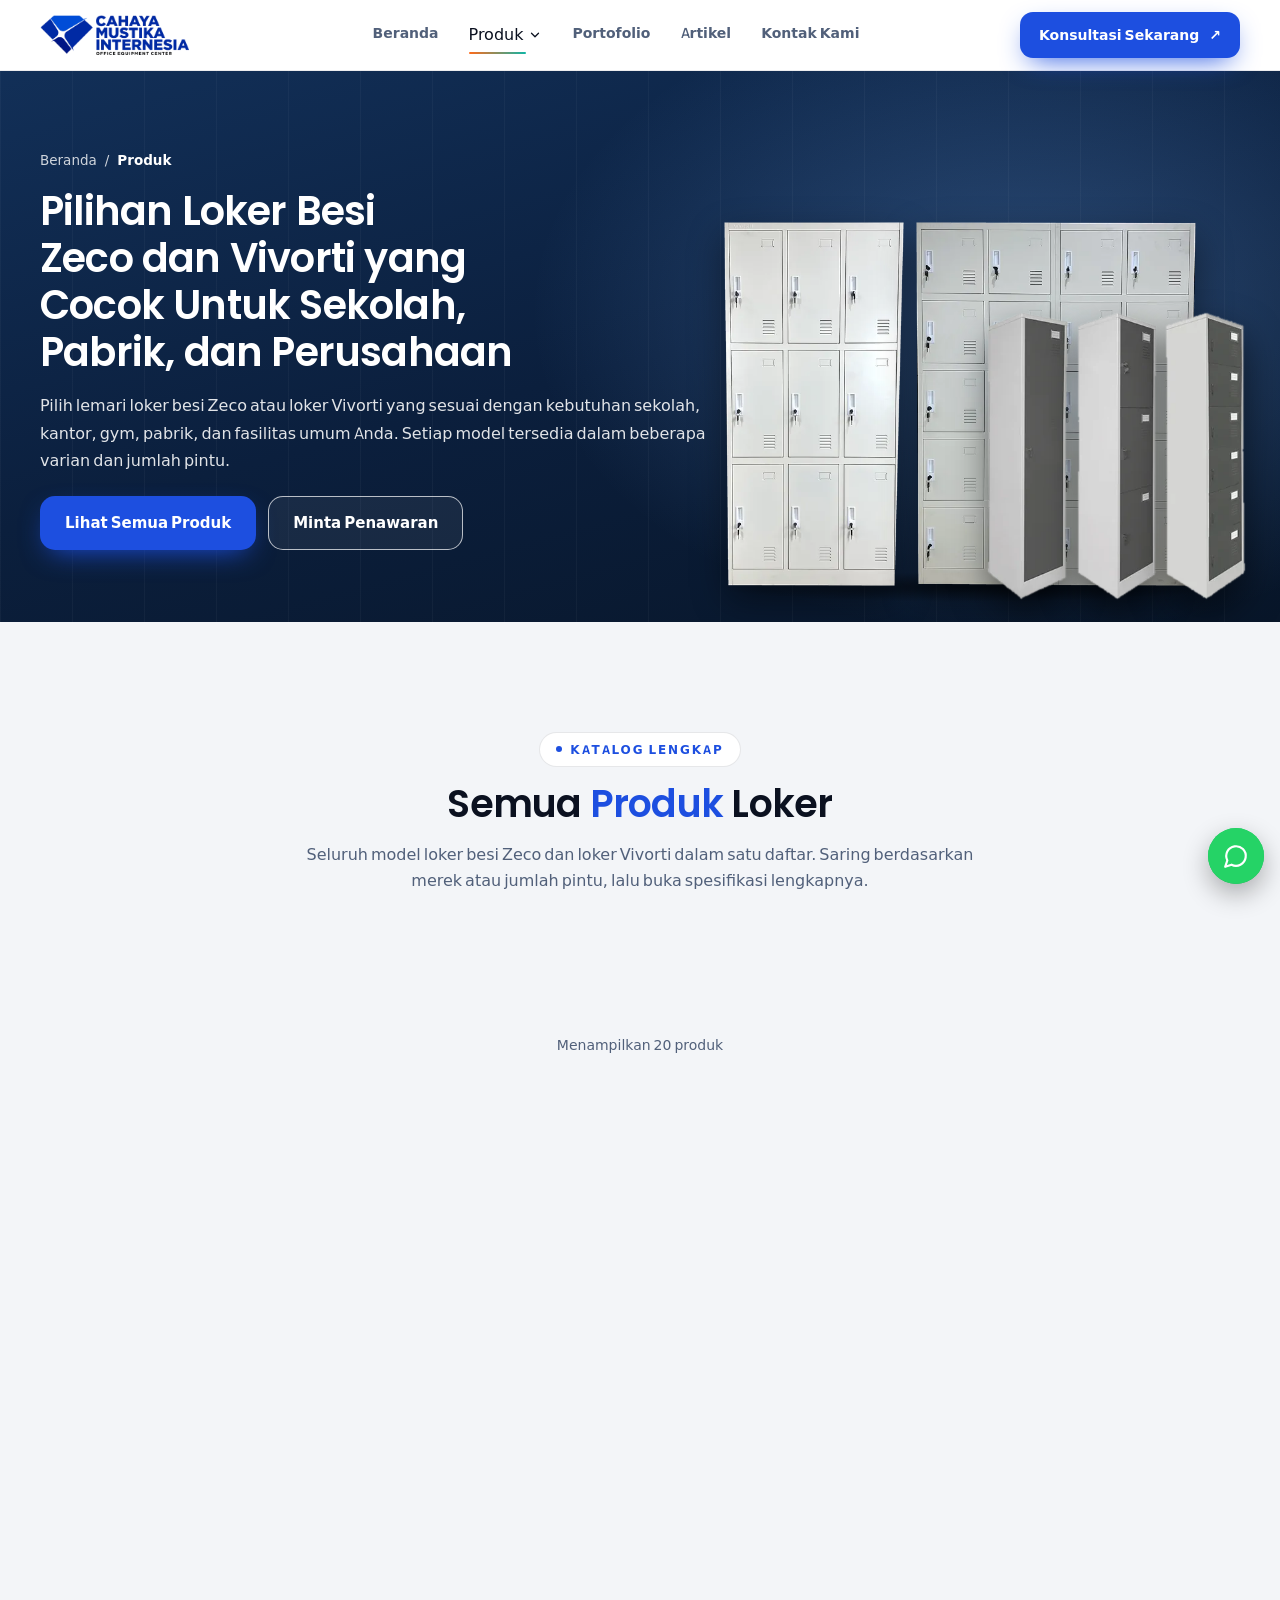
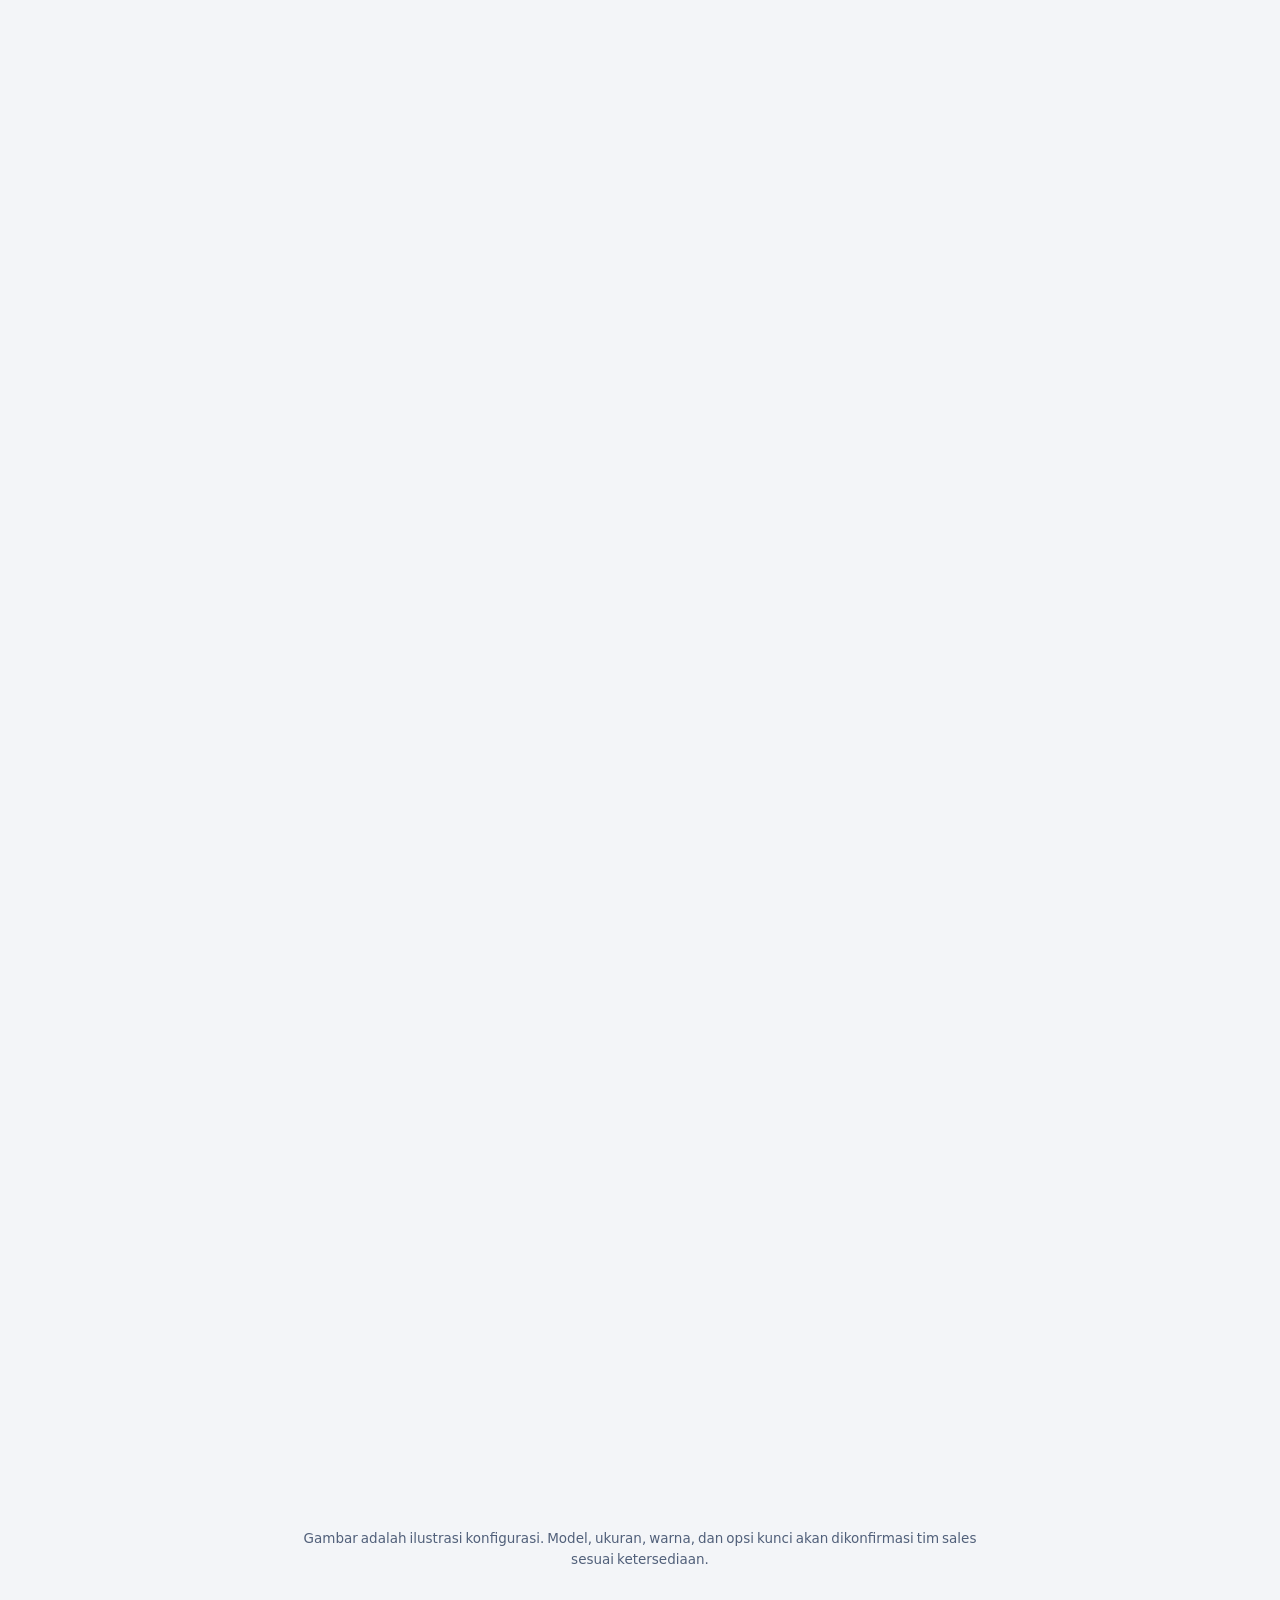
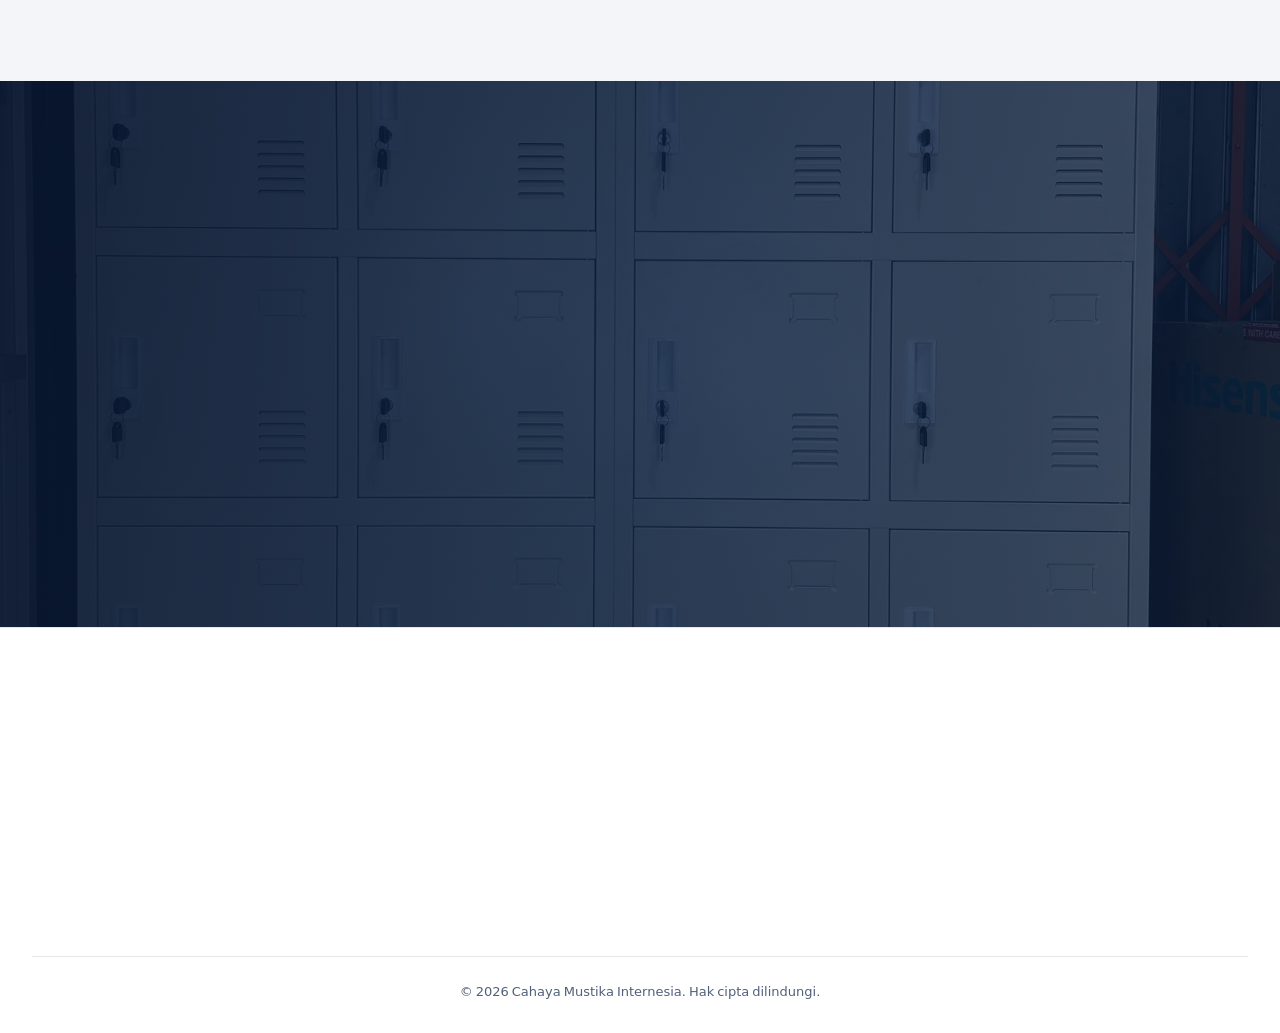
<file: pages/produk.html>
<!doctype html>
<html lang="id" data-theme="light">
<head>
<meta charset="utf-8">
<meta name="viewport" content="width=device-width,initial-scale=1">
<title>Jual Loker Besi Zeco & Vivorti Jakarta | Cahaya Mustika Internesia</title>
<meta name="description" content="Katalog loker besi Zeco dan smart locker Vivorti di Jakarta: loker besi, smart locker, parcel locker, dan loker HPL.">
<meta property="og:title" content="Jual Loker Besi Zeco & Vivorti Jakarta | Cahaya Mustika Internesia"><meta property="og:description" content="Katalog loker besi Zeco dan smart locker Vivorti di Jakarta: loker besi, smart locker, parcel locker, dan loker HPL."><meta property="og:image" content="../assets/images/logo-footer.webp">
<link rel="icon" href="../assets/images/icon.webp" type="image/webp">
<script>(function(){var d=document.documentElement;d.classList.add("js");try{localStorage.removeItem("theme")}catch(e){}})()</script>
<link rel="preload" href="../assets/fonts/manrope-200-800-latin.woff2" as="font" type="font/woff2" crossorigin><link rel="preload" href="../assets/fonts/poppins-600-latin.woff2" as="font" type="font/woff2" crossorigin><meta name="theme-color" content="#0b1f3d">
<link rel="stylesheet" href="../assets/css/locker.css">
<script defer src="../assets/js/locker.js"></script>
</head>
<body>
<a class="skip" href="#main">Lompat ke konten</a>
<header class="hdr" id="hdr">
 <div class="hdr-in">
  <a class="logo" href="../index.html" aria-label="Cahaya Mustika Internesia"><img class="l-light" src="../assets/images/logo-cahaya-mustika.webp" width="800" height="215" alt="Cahaya Mustika Internesia"><img class="l-dark" src="../assets/images/putih-logo.webp" width="800" height="215" alt="Cahaya Mustika Internesia"></a>
  <nav class="nav" aria-label="Navigasi utama"><a href="../index.html">Beranda</a><div class="nav-dd"><button type="button" class="nav-dd-t is-cur" aria-expanded="false" aria-controls="ddProduk">Produk <svg class="dd-chev" viewBox="0 0 24 24" width="14" height="14" fill="none" stroke="currentColor" stroke-width="2.2" stroke-linecap="round" stroke-linejoin="round" aria-hidden="true"><path d="M6 9l6 6 6-6"/></svg></button><div class="nav-dd-m" id="ddProduk"><a href="../pages/produk.html" aria-current="page"><b>Semua Produk</b><small>20 model Zeco dan Vivorti</small></a><a href="../pages/zeco.html"><b>Loker Besi Zeco</b><small>Loker besi 1 sampai 6 pintu</small></a><a href="../pages/vivorti.html"><b>Loker Vivorti</b><small>Loker 9 dan 20 pintu</small></a></div></div><a href="../pages/portofolio.html">Portofolio</a><a href="../pages/artikel.html">Artikel</a><a href="../pages/kontak.html">Kontak Kami</a></nav>
  <div class="hdr-act">
   <a class="btn btn-primary btn-sm" href="https://wa.me/628113301819?text=Halo%20Cahaya%20Mustika%20Internesia%2C%20saya%20ingin%20konsultasi%20mengenai%20locker." target="_blank" rel="noopener noreferrer">Konsultasi Sekarang <span class="arr">↗</span></a>
   <button class="burger" id="burger" type="button" aria-label="Menu" aria-expanded="false" aria-controls="mnav"><span></span><span></span></button>
  </div>
 </div>
 <nav class="mnav" id="mnav" aria-label="Navigasi seluler"><a href="../index.html">Beranda</a><a href="../pages/produk.html" aria-current="page">Produk</a><a class="mnav-sub" href="../pages/zeco.html">Loker Besi Zeco</a><a class="mnav-sub" href="../pages/vivorti.html">Loker Vivorti</a><a href="../pages/portofolio.html">Portofolio</a><a href="../pages/artikel.html">Artikel</a><a href="../pages/kontak.html">Kontak Kami</a></nav>
</header>
<main id="main">
<section class="phx">
 <div class="phx-vis" aria-hidden="true"><div class="hx-back"><img src="../assets/images/produk/vivorti-vt-lc09-cut.webp" srcset="../assets/images/produk/vivorti-vt-lc09-cut-sm.webp 300w, ../assets/images/produk/vivorti-vt-lc09-cut.webp 596w" sizes="(min-width:960px) 200px, 30vw" alt="" width="596" height="1200"><img fetchpriority="high" src="../assets/images/produk/vivorti-vt-lc20-cut.webp" srcset="../assets/images/produk/vivorti-vt-lc20-cut-sm.webp 460w, ../assets/images/produk/vivorti-vt-lc20-cut.webp 923w" sizes="(min-width:960px) 300px, 45vw" alt="" width="923" height="1200"></div><div class="hx-front"><img src="../assets/images/produk/zeco-z601-t5-cut.webp" alt="" width="120" height="430"><img src="../assets/images/produk/zeco-z603-t5-cut.webp" alt="" width="120" height="430"><img src="../assets/images/produk/zeco-z606-t5-cut.webp" alt="" width="120" height="430"></div></div>
 <div class="wrap phx-in">
  <nav class="phx-crumb" aria-label="Breadcrumb"><a href="../index.html">Beranda</a><span aria-hidden="true">/</span><b aria-current="page">Produk</b></nav>
  <h1 class="rv">Pilihan Loker Besi Zeco dan Vivorti yang Cocok Untuk Sekolah, Pabrik, dan Perusahaan</h1>
  <p class="rv" style="--d:.08s">Pilih lemari loker besi Zeco atau loker Vivorti yang sesuai dengan kebutuhan sekolah, kantor, gym, pabrik, dan fasilitas umum Anda. Setiap model tersedia dalam beberapa varian dan jumlah pintu.</p>
  <div class="phx-cta rv" style="--d:.16s"><a class="btn btn-primary" href="#katalog">Lihat Semua Produk</a><a class="btn phx-ghost" href="https://wa.me/628113301819?text=Halo%20Cahaya%20Mustika%20Internesia%2C%20saya%20ingin%20meminta%20penawaran%20locker." target="_blank" rel="noopener noreferrer">Minta Penawaran</a></div>
 </div>
</section>

<section class="sec" id="katalog"><div class="wrap">
 <div class="ct-head">
  <span class="ct-badge rv">Katalog Lengkap</span>
  <h2 class="rv" style="--d:.06s">Semua <span>Produk</span> Loker</h2>
  <p class="rv" style="--d:.12s">Seluruh model loker besi Zeco dan loker Vivorti dalam satu daftar. Saring berdasarkan merek atau jumlah pintu, lalu buka spesifikasi lengkapnya.</p>
 </div>
 <div class="ct-filter rv">
  <div class="ct-row" role="group" aria-label="Saring berdasarkan merek"><button type="button" class="ct-chip is-on" data-brand="all" aria-pressed="true">Semua</button><button type="button" class="ct-chip" data-brand="Zeco" aria-pressed="false">Zeco</button><button type="button" class="ct-chip" data-brand="viv" aria-pressed="false">Vivorti</button></div>
  <div class="ct-row ct-row--sm" id="ctDoor" role="group" aria-label="Saring berdasarkan jumlah pintu"><span class="ct-label">Jumlah pintu</span><button type="button" class="ct-chip ct-chip--sm is-on" data-door="all" aria-pressed="true">Semua</button><button type="button" class="ct-chip ct-chip--sm" data-door="1" aria-pressed="false">1 pintu</button><button type="button" class="ct-chip ct-chip--sm" data-door="2" aria-pressed="false">2 pintu</button><button type="button" class="ct-chip ct-chip--sm" data-door="3" aria-pressed="false">3 pintu</button><button type="button" class="ct-chip ct-chip--sm" data-door="4" aria-pressed="false">4 pintu</button><button type="button" class="ct-chip ct-chip--sm" data-door="5" aria-pressed="false">5 pintu</button><button type="button" class="ct-chip ct-chip--sm" data-door="6" aria-pressed="false">6 pintu</button></div>
 </div>
 <p class="ct-count" id="ctCount" aria-live="polite">Menampilkan 20 produk</p>
 <div class="ct-grid">
    <article class="ct-card rv" data-brand="Zeco" data-door="1">
   <a class="ct-img" href="detail-produk.html?p=zeco-z-601-t5" tabindex="-1" aria-hidden="true"><img src="../assets/images/produk/zeco-z601-t5.webp" alt="Zeco Locker Z-601-T5" width="500" height="500" loading="lazy" decoding="async"></a>
   <div class="ct-body"><span class="ct-series">Lemari Loker 1 Pintu · T5</span><h2 class="ct-name"><a href="detail-produk.html?p=zeco-z-601-t5">Zeco Locker Z-601-T5</a></h2><p>Lemari loker besi Zeco 1 pintu ukuran 38 × 38 × 183 cm dengan plat bodi 0,5 mm, ventilasi di setiap pintu, dan finishing powder coating warna light grey.</p><a class="ct-more" href="detail-produk.html?p=zeco-z-601-t5">Lihat Detail <span class="arr">→</span></a></div>
  </article>
  <article class="ct-card rv" data-brand="Zeco" data-door="1">
   <a class="ct-img" href="detail-produk.html?p=zeco-z-601-t6" tabindex="-1" aria-hidden="true"><img src="../assets/images/produk/zeco-z601-t6.webp" alt="Zeco Locker Z-601-T6" width="500" height="500" loading="lazy" decoding="async"></a>
   <div class="ct-body"><span class="ct-series">Lemari Loker 1 Pintu · T6</span><h2 class="ct-name"><a href="detail-produk.html?p=zeco-z-601-t6">Zeco Locker Z-601-T6</a></h2><p>Lemari loker besi Zeco 1 pintu ukuran 38 × 38 × 183 cm dengan plat bodi 0,6 mm, ventilasi di setiap pintu, dan finishing powder coating warna light grey.</p><a class="ct-more" href="detail-produk.html?p=zeco-z-601-t6">Lihat Detail <span class="arr">→</span></a></div>
  </article>
  <article class="ct-card rv" data-brand="Zeco" data-door="1">
   <a class="ct-img" href="detail-produk.html?p=zeco-z-601-t7" tabindex="-1" aria-hidden="true"><img src="../assets/images/produk/zeco-z601-t7.webp" alt="Zeco Locker Z-601-T7" width="500" height="500" loading="lazy" decoding="async"></a>
   <div class="ct-body"><span class="ct-series">Lemari Loker 1 Pintu · T7</span><h2 class="ct-name"><a href="detail-produk.html?p=zeco-z-601-t7">Zeco Locker Z-601-T7</a></h2><p>Lemari loker besi Zeco 1 pintu ukuran 38 × 38 × 183 cm dengan plat bodi 0,7 mm, ventilasi di setiap pintu, dan finishing powder coating warna light grey.</p><a class="ct-more" href="detail-produk.html?p=zeco-z-601-t7">Lihat Detail <span class="arr">→</span></a></div>
  </article>
  <article class="ct-card rv" data-brand="Zeco" data-door="2">
   <a class="ct-img" href="detail-produk.html?p=zeco-z-602-t5" tabindex="-1" aria-hidden="true"><img src="../assets/images/produk/zeco-z602-t5.webp" alt="Zeco Locker Z-602-T5" width="500" height="500" loading="lazy" decoding="async"></a>
   <div class="ct-body"><span class="ct-series">Lemari Loker 2 Pintu · T5</span><h2 class="ct-name"><a href="detail-produk.html?p=zeco-z-602-t5">Zeco Locker Z-602-T5</a></h2><p>Lemari loker besi Zeco 2 pintu ukuran 38 × 38 × 183 cm dengan plat bodi 0,5 mm, ventilasi di setiap pintu, dan finishing powder coating warna light grey.</p><a class="ct-more" href="detail-produk.html?p=zeco-z-602-t5">Lihat Detail <span class="arr">→</span></a></div>
  </article>
  <article class="ct-card rv" data-brand="Zeco" data-door="2">
   <a class="ct-img" href="detail-produk.html?p=zeco-z-602-t6" tabindex="-1" aria-hidden="true"><img src="../assets/images/produk/zeco-z602-t6.webp" alt="Zeco Locker Z-602-T6" width="500" height="500" loading="lazy" decoding="async"></a>
   <div class="ct-body"><span class="ct-series">Lemari Loker 2 Pintu · T6</span><h2 class="ct-name"><a href="detail-produk.html?p=zeco-z-602-t6">Zeco Locker Z-602-T6</a></h2><p>Lemari loker besi Zeco 2 pintu ukuran 38 × 38 × 183 cm dengan plat bodi 0,6 mm, ventilasi di setiap pintu, dan finishing powder coating warna light grey.</p><a class="ct-more" href="detail-produk.html?p=zeco-z-602-t6">Lihat Detail <span class="arr">→</span></a></div>
  </article>
  <article class="ct-card rv" data-brand="Zeco" data-door="2">
   <a class="ct-img" href="detail-produk.html?p=zeco-z-602-t7" tabindex="-1" aria-hidden="true"><img src="../assets/images/produk/zeco-z602-t7.webp" alt="Zeco Locker Z-602-T7" width="500" height="500" loading="lazy" decoding="async"></a>
   <div class="ct-body"><span class="ct-series">Lemari Loker 2 Pintu · T7</span><h2 class="ct-name"><a href="detail-produk.html?p=zeco-z-602-t7">Zeco Locker Z-602-T7</a></h2><p>Lemari loker besi Zeco 2 pintu ukuran 38 × 38 × 183 cm dengan plat bodi 0,7 mm, ventilasi di setiap pintu, dan finishing powder coating warna light grey.</p><a class="ct-more" href="detail-produk.html?p=zeco-z-602-t7">Lihat Detail <span class="arr">→</span></a></div>
  </article>
  <article class="ct-card rv" data-brand="Zeco" data-door="3">
   <a class="ct-img" href="detail-produk.html?p=zeco-z-603-t5" tabindex="-1" aria-hidden="true"><img src="../assets/images/produk/zeco-z603-t5.webp" alt="Zeco Locker Z-603-T5" width="500" height="500" loading="lazy" decoding="async"></a>
   <div class="ct-body"><span class="ct-series">Lemari Loker 3 Pintu · T5</span><h2 class="ct-name"><a href="detail-produk.html?p=zeco-z-603-t5">Zeco Locker Z-603-T5</a></h2><p>Lemari loker besi Zeco 3 pintu ukuran 38 × 38 × 183 cm dengan plat bodi 0,5 mm, ventilasi di setiap pintu, dan finishing powder coating warna light grey.</p><a class="ct-more" href="detail-produk.html?p=zeco-z-603-t5">Lihat Detail <span class="arr">→</span></a></div>
  </article>
  <article class="ct-card rv" data-brand="Zeco" data-door="3">
   <a class="ct-img" href="detail-produk.html?p=zeco-z-603-t6" tabindex="-1" aria-hidden="true"><img src="../assets/images/produk/zeco-z603-t6.webp" alt="Zeco Locker Z-603-T6" width="500" height="500" loading="lazy" decoding="async"></a>
   <div class="ct-body"><span class="ct-series">Lemari Loker 3 Pintu · T6</span><h2 class="ct-name"><a href="detail-produk.html?p=zeco-z-603-t6">Zeco Locker Z-603-T6</a></h2><p>Lemari loker besi Zeco 3 pintu ukuran 38 × 38 × 183 cm dengan plat bodi 0,6 mm, ventilasi di setiap pintu, dan finishing powder coating warna light grey.</p><a class="ct-more" href="detail-produk.html?p=zeco-z-603-t6">Lihat Detail <span class="arr">→</span></a></div>
  </article>
  <article class="ct-card rv" data-brand="Zeco" data-door="3">
   <a class="ct-img" href="detail-produk.html?p=zeco-z-603-t7" tabindex="-1" aria-hidden="true"><img src="../assets/images/produk/zeco-z603-t7.webp" alt="Zeco Locker Z-603-T7" width="500" height="500" loading="lazy" decoding="async"></a>
   <div class="ct-body"><span class="ct-series">Lemari Loker 3 Pintu · T7</span><h2 class="ct-name"><a href="detail-produk.html?p=zeco-z-603-t7">Zeco Locker Z-603-T7</a></h2><p>Lemari loker besi Zeco 3 pintu ukuran 38 × 38 × 183 cm dengan plat bodi 0,7 mm, ventilasi di setiap pintu, dan finishing powder coating warna light grey.</p><a class="ct-more" href="detail-produk.html?p=zeco-z-603-t7">Lihat Detail <span class="arr">→</span></a></div>
  </article>
  <article class="ct-card rv" data-brand="Zeco" data-door="4">
   <a class="ct-img" href="detail-produk.html?p=zeco-z-604-t5" tabindex="-1" aria-hidden="true"><img src="../assets/images/produk/zeco-z604-t5.webp" alt="Zeco Locker Z-604-T5" width="500" height="500" loading="lazy" decoding="async"></a>
   <div class="ct-body"><span class="ct-series">Lemari Loker 4 Pintu · T5</span><h2 class="ct-name"><a href="detail-produk.html?p=zeco-z-604-t5">Zeco Locker Z-604-T5</a></h2><p>Lemari loker besi Zeco 4 pintu ukuran 38 × 38 × 183 cm dengan plat bodi 0,5 mm, ventilasi di setiap pintu, dan finishing powder coating warna light grey.</p><a class="ct-more" href="detail-produk.html?p=zeco-z-604-t5">Lihat Detail <span class="arr">→</span></a></div>
  </article>
  <article class="ct-card rv" data-brand="Zeco" data-door="4">
   <a class="ct-img" href="detail-produk.html?p=zeco-z-604-t6" tabindex="-1" aria-hidden="true"><img src="../assets/images/produk/zeco-z604-t6.webp" alt="Zeco Locker Z-604-T6" width="500" height="500" loading="lazy" decoding="async"></a>
   <div class="ct-body"><span class="ct-series">Lemari Loker 4 Pintu · T6</span><h2 class="ct-name"><a href="detail-produk.html?p=zeco-z-604-t6">Zeco Locker Z-604-T6</a></h2><p>Lemari loker besi Zeco 4 pintu ukuran 38 × 38 × 183 cm dengan plat bodi 0,6 mm, ventilasi di setiap pintu, dan finishing powder coating warna light grey.</p><a class="ct-more" href="detail-produk.html?p=zeco-z-604-t6">Lihat Detail <span class="arr">→</span></a></div>
  </article>
  <article class="ct-card rv" data-brand="Zeco" data-door="4">
   <a class="ct-img" href="detail-produk.html?p=zeco-z-604-t7" tabindex="-1" aria-hidden="true"><img src="../assets/images/produk/zeco-z604-t7.webp" alt="Zeco Locker Z-604-T7" width="500" height="500" loading="lazy" decoding="async"></a>
   <div class="ct-body"><span class="ct-series">Lemari Loker 4 Pintu · T7</span><h2 class="ct-name"><a href="detail-produk.html?p=zeco-z-604-t7">Zeco Locker Z-604-T7</a></h2><p>Lemari loker besi Zeco 4 pintu ukuran 38 × 38 × 183 cm dengan plat bodi 0,7 mm, ventilasi di setiap pintu, dan finishing powder coating warna light grey.</p><a class="ct-more" href="detail-produk.html?p=zeco-z-604-t7">Lihat Detail <span class="arr">→</span></a></div>
  </article>
  <article class="ct-card rv" data-brand="Zeco" data-door="5">
   <a class="ct-img" href="detail-produk.html?p=zeco-z-605-t5" tabindex="-1" aria-hidden="true"><img src="../assets/images/produk/zeco-z605-t5.webp" alt="Zeco Locker Z-605-T5" width="500" height="500" loading="lazy" decoding="async"></a>
   <div class="ct-body"><span class="ct-series">Lemari Loker 5 Pintu · T5</span><h2 class="ct-name"><a href="detail-produk.html?p=zeco-z-605-t5">Zeco Locker Z-605-T5</a></h2><p>Lemari loker besi Zeco 5 pintu ukuran 38 × 38 × 183 cm dengan plat bodi 0,5 mm, ventilasi di setiap pintu, dan finishing powder coating warna light grey.</p><a class="ct-more" href="detail-produk.html?p=zeco-z-605-t5">Lihat Detail <span class="arr">→</span></a></div>
  </article>
  <article class="ct-card rv" data-brand="Zeco" data-door="5">
   <a class="ct-img" href="detail-produk.html?p=zeco-z-605-t6" tabindex="-1" aria-hidden="true"><img src="../assets/images/produk/zeco-z605-t6.webp" alt="Zeco Locker Z-605-T6" width="500" height="500" loading="lazy" decoding="async"></a>
   <div class="ct-body"><span class="ct-series">Lemari Loker 5 Pintu · T6</span><h2 class="ct-name"><a href="detail-produk.html?p=zeco-z-605-t6">Zeco Locker Z-605-T6</a></h2><p>Lemari loker besi Zeco 5 pintu ukuran 38 × 38 × 183 cm dengan plat bodi 0,6 mm, ventilasi di setiap pintu, dan finishing powder coating warna light grey.</p><a class="ct-more" href="detail-produk.html?p=zeco-z-605-t6">Lihat Detail <span class="arr">→</span></a></div>
  </article>
  <article class="ct-card rv" data-brand="Zeco" data-door="5">
   <a class="ct-img" href="detail-produk.html?p=zeco-z-605-t7" tabindex="-1" aria-hidden="true"><img src="../assets/images/produk/zeco-z605-t7.webp" alt="Zeco Locker Z-605-T7" width="500" height="500" loading="lazy" decoding="async"></a>
   <div class="ct-body"><span class="ct-series">Lemari Loker 5 Pintu · T7</span><h2 class="ct-name"><a href="detail-produk.html?p=zeco-z-605-t7">Zeco Locker Z-605-T7</a></h2><p>Lemari loker besi Zeco 5 pintu ukuran 38 × 38 × 183 cm dengan plat bodi 0,7 mm, ventilasi di setiap pintu, dan finishing powder coating warna light grey.</p><a class="ct-more" href="detail-produk.html?p=zeco-z-605-t7">Lihat Detail <span class="arr">→</span></a></div>
  </article>
  <article class="ct-card rv" data-brand="Zeco" data-door="6">
   <a class="ct-img" href="detail-produk.html?p=zeco-z-606-t5" tabindex="-1" aria-hidden="true"><img src="../assets/images/produk/zeco-z606-t5.webp" alt="Zeco Locker Z-606-T5" width="500" height="500" loading="lazy" decoding="async"></a>
   <div class="ct-body"><span class="ct-series">Lemari Loker 6 Pintu · T5</span><h2 class="ct-name"><a href="detail-produk.html?p=zeco-z-606-t5">Zeco Locker Z-606-T5</a></h2><p>Lemari loker besi Zeco 6 pintu ukuran 38 × 38 × 183 cm dengan plat bodi 0,5 mm, ventilasi di setiap pintu, dan finishing powder coating warna light grey.</p><a class="ct-more" href="detail-produk.html?p=zeco-z-606-t5">Lihat Detail <span class="arr">→</span></a></div>
  </article>
  <article class="ct-card rv" data-brand="Zeco" data-door="6">
   <a class="ct-img" href="detail-produk.html?p=zeco-z-606-t6" tabindex="-1" aria-hidden="true"><img src="../assets/images/produk/zeco-z606-t6.webp" alt="Zeco Locker Z-606-T6" width="500" height="500" loading="lazy" decoding="async"></a>
   <div class="ct-body"><span class="ct-series">Lemari Loker 6 Pintu · T6</span><h2 class="ct-name"><a href="detail-produk.html?p=zeco-z-606-t6">Zeco Locker Z-606-T6</a></h2><p>Lemari loker besi Zeco 6 pintu ukuran 38 × 38 × 183 cm dengan plat bodi 0,6 mm, ventilasi di setiap pintu, dan finishing powder coating warna light grey.</p><a class="ct-more" href="detail-produk.html?p=zeco-z-606-t6">Lihat Detail <span class="arr">→</span></a></div>
  </article>
  <article class="ct-card rv" data-brand="Zeco" data-door="6">
   <a class="ct-img" href="detail-produk.html?p=zeco-z-606-t7" tabindex="-1" aria-hidden="true"><img src="../assets/images/produk/zeco-z606-t7.webp" alt="Zeco Locker Z-606-T7" width="500" height="500" loading="lazy" decoding="async"></a>
   <div class="ct-body"><span class="ct-series">Lemari Loker 6 Pintu · T7</span><h2 class="ct-name"><a href="detail-produk.html?p=zeco-z-606-t7">Zeco Locker Z-606-T7</a></h2><p>Lemari loker besi Zeco 6 pintu ukuran 38 × 38 × 183 cm dengan plat bodi 0,7 mm, ventilasi di setiap pintu, dan finishing powder coating warna light grey.</p><a class="ct-more" href="detail-produk.html?p=zeco-z-606-t7">Lihat Detail <span class="arr">→</span></a></div>
  </article>
  <article class="ct-card rv" data-brand="viv" data-door="">
   <a class="ct-img" href="detail-produk.html?p=vivorti-vt-lc09" tabindex="-1" aria-hidden="true"><img src="../assets/images/produk/vivorti-vt-lc09-cut.webp" srcset="../assets/images/produk/vivorti-vt-lc09-cut-sm.webp 300w, ../assets/images/produk/vivorti-vt-lc09-cut.webp 596w" sizes="(min-width:960px) 200px, 30vw" alt="Vivorti VT-LC09" width="596" height="1200" loading="lazy" decoding="async"></a>
   <div class="ct-body"><span class="ct-series">Loker 9 Pintu</span><h2 class="ct-name"><a href="detail-produk.html?p=vivorti-vt-lc09">Vivorti VT-LC09</a></h2><p>Lemari loker Vivorti 9 pintu dengan susunan 3 kolom × 3 baris, dilengkapi kunci dan ventilasi di setiap pintu.</p><a class="ct-more" href="detail-produk.html?p=vivorti-vt-lc09">Lihat Detail <span class="arr">→</span></a></div>
  </article>
  <article class="ct-card rv" data-brand="viv" data-door="">
   <a class="ct-img" href="detail-produk.html?p=vivorti-vt-lc20" tabindex="-1" aria-hidden="true"><img src="../assets/images/produk/vivorti-vt-lc20-cut.webp" srcset="../assets/images/produk/vivorti-vt-lc20-cut-sm.webp 460w, ../assets/images/produk/vivorti-vt-lc20-cut.webp 923w" sizes="(min-width:960px) 300px, 45vw" alt="Vivorti VT-LC20" width="923" height="1200" loading="lazy" decoding="async"></a>
   <div class="ct-body"><span class="ct-series">Loker 20 Pintu</span><h2 class="ct-name"><a href="detail-produk.html?p=vivorti-vt-lc20">Vivorti VT-LC20</a></h2><p>Lemari loker Vivorti 20 pintu dengan susunan 4 kolom × 5 baris, dilengkapi kunci dan ventilasi di setiap pintu.</p><a class="ct-more" href="detail-produk.html?p=vivorti-vt-lc20">Lihat Detail <span class="arr">→</span></a></div>
  </article>
 </div>
 <p class="ct-empty" id="ctEmpty" hidden>Tidak ada produk untuk pilihan ini.</p>
 <p class="ct-note">Gambar adalah ilustrasi konfigurasi. Model, ukuran, warna, dan opsi kunci akan dikonfirmasi tim sales sesuai ketersediaan.</p>
</div></section>
<script>
(function(){
 var grid=document.querySelector('.ct-grid'); if(!grid) return;
 var cards=[].slice.call(grid.children), brand='all', door='all';
 var row=document.getElementById('ctDoor'), count=document.getElementById('ctCount'), empty=document.getElementById('ctEmpty');
 function apply(){
  var n=0;
  cards.forEach(function(c){var ok=(brand==='all'||c.dataset.brand===brand)&&(door==='all'||c.dataset.door===door);c.hidden=!ok;if(ok){n++;c.classList.add('in');}});
  count.textContent='Menampilkan '+n+' produk'; empty.hidden=n>0;
  row.hidden=(brand==='viv');
 }
 function pick(sel,attr,val){[].forEach.call(document.querySelectorAll(sel),function(b){var on=b.dataset[attr]===val;b.classList.toggle('is-on',on);b.setAttribute('aria-pressed',on);});}
 document.querySelector('.ct-filter').addEventListener('click',function(e){
  var b=e.target.closest('.ct-chip'); if(!b) return;
  if(b.dataset.brand){brand=b.dataset.brand; pick('.ct-chip[data-brand]','brand',brand); if(brand==='viv'){door='all';pick('.ct-chip[data-door]','door','all');}}
  else {door=b.dataset.door; pick('.ct-chip[data-door]','door',door);}
  apply();
 });
 var q=new URLSearchParams(location.search).get('brand');
 if(q==='Zeco'||q==='viv'){brand=q;pick('.ct-chip[data-brand]','brand',q);apply();}
})();
</script>
</main>
<section class="pdx-cta" aria-label="Konsultasi">
 <img src="../assets/images/cta-loker.webp" srcset="../assets/images/cta-loker-sm.webp 800w, ../assets/images/cta-loker.webp 1600w" sizes="100vw" alt="" width="1600" height="900" loading="lazy" decoding="async">
 <div class="wrap pdx-cta-in">
  <span class="pdx-eyebrow">Butuh Bantuan Memilih?</span>
  <h2>Belum Menemukan Model yang Pas?</h2>
  <p>Sedang mencari loker besi untuk kebutuhan perusahaan atau institusi? Konsultasikan jumlah pengguna, model, dan kebutuhan penyimpanan Anda. Tim Cahaya Mustika Internesia siap membantu memilih loker Zeco atau Vivorti yang sesuai.</p>
  <div class="pdx-cta-btns"><a class="btn pdx-btn-wa" href="https://wa.me/628113301819?text=Halo%20Cahaya%20Mustika%20Internesia%2C%20saya%20butuh%20bantuan%20memilih%20model%20loker." target="_blank" rel="noopener noreferrer">Konsultasi via WhatsApp <span class="arr">↗</span></a><a class="btn pdx-btn-line" href="kontak.html">Hubungi Kami</a></div>
 </div>
</section>
<footer class="ft">
 <div class="ft-grid">
  <div class="c2">
   <a class="ft-logo" href="../index.html" aria-label="Cahaya Mustika Internesia"><img class="theme-logo-light" src="../assets/images/logo-footer.webp" width="320" height="320" loading="lazy" alt="Cahaya Mustika Internesia - Office Equipment Center"><img class="theme-logo-dark" src="../assets/images/logo-footer-dark.webp" width="320" height="320" loading="lazy" alt="" aria-hidden="true"></a>
   <p class="d">Cahaya Mustika Internesia adalah distributor Loker Zeco dan Vivorti untuk bisnis, sekolah, perkantoran, fasilitas kesehatan, dan institusi di Indonesia.</p>
  </div>
  <nav aria-label="Footer Navigation"><h2 class="ft-t">Informasi perusahaan</h2><ul><li><a href="../index.html">Beranda</a></li><li><a href="../pages/produk.html">Produk</a></li><li><a href="../pages/portofolio.html">Portofolio</a></li><li><a href="../pages/artikel.html">Artikel</a></li><li><a href="../pages/kontak.html">Kontak Kami</a></li></ul></nav>
  <div class="c2"><h2 class="ft-t">Kontak</h2><ul>
   <li><a class="ci" href="https://wa.me/628113301819?text=Halo%20Cahaya%20Mustika%20Internesia%2C%20saya%20ingin%20konsultasi%20mengenai%20locker." target="_blank" rel="noopener noreferrer"><span class="ico"><svg width="18" height="18" viewBox="0 0 24 24" fill="none" stroke="currentColor" stroke-width="1.8" stroke-linecap="round" stroke-linejoin="round"><path d="M22 16.92v3a2 2 0 0 1-2.18 2 19.79 19.79 0 0 1-8.63-3.07 19.5 19.5 0 0 1-6-6 19.79 19.79 0 0 1-3.07-8.67A2 2 0 0 1 4.11 2h3a2 2 0 0 1 2 1.72 12.84 12.84 0 0 0 .7 2.81 2 2 0 0 1-.45 2.11L8.09 9.91a16 16 0 0 0 6 6l1.27-1.27a2 2 0 0 1 2.11-.45 12.84 12.84 0 0 0 2.81.7A2 2 0 0 1 22 16.92z"/></svg></span><span><small>Telepon / WhatsApp</small><b>+62 811-3301-819</b></span></a></li>
   <li><a class="ci" href="https://www.google.com/maps/search/?api=1&amp;query=PT%20Cahaya%20Mustika%20Internesia%2C%20Jl.%20Penjernihan%20II%2C%20Jakarta%20Pusat" target="_blank" rel="noopener noreferrer"><span class="ico"><svg width="18" height="18" viewBox="0 0 24 24" fill="none" stroke="currentColor" stroke-width="1.8" stroke-linecap="round" stroke-linejoin="round"><path d="M20 10c0 4.993-5.539 10.193-7.399 11.799a1 1 0 0 1-1.202 0C9.539 20.193 4 14.993 4 10a8 8 0 0 1 16 0"/><circle cx="12" cy="10" r="3"/></svg></span><span><small>Alamat</small><b><span>Jl. Penjernihan II No.7, RT.11/RW.6</span><span>Bend. Hilir, Kecamatan Tanah Abang</span><span>Kota Jakarta Pusat, DKI Jakarta 10210</span></b></span></a></li>
  </ul></div>
 </div>
 <div class="ft-copy">© 2026 Cahaya Mustika Internesia. Hak cipta dilindungi.</div>
</footer>
<a class="wa" href="https://wa.me/628113301819?text=Halo%20Cahaya%20Mustika%20Internesia%2C%20saya%20ingin%20konsultasi%20mengenai%20locker." target="_blank" rel="noopener noreferrer" aria-label="Chat dengan Sales via WhatsApp"><span class="tip">Chat dengan Sales</span><span class="b"><svg width="26" height="26" viewBox="0 0 24 24" fill="none" stroke="currentColor" stroke-width="2" stroke-linecap="round" stroke-linejoin="round"><path d="M7.9 20A9 9 0 1 0 4 16.1L2 22Z"/></svg></span></a>

</body>
</html>
</file>
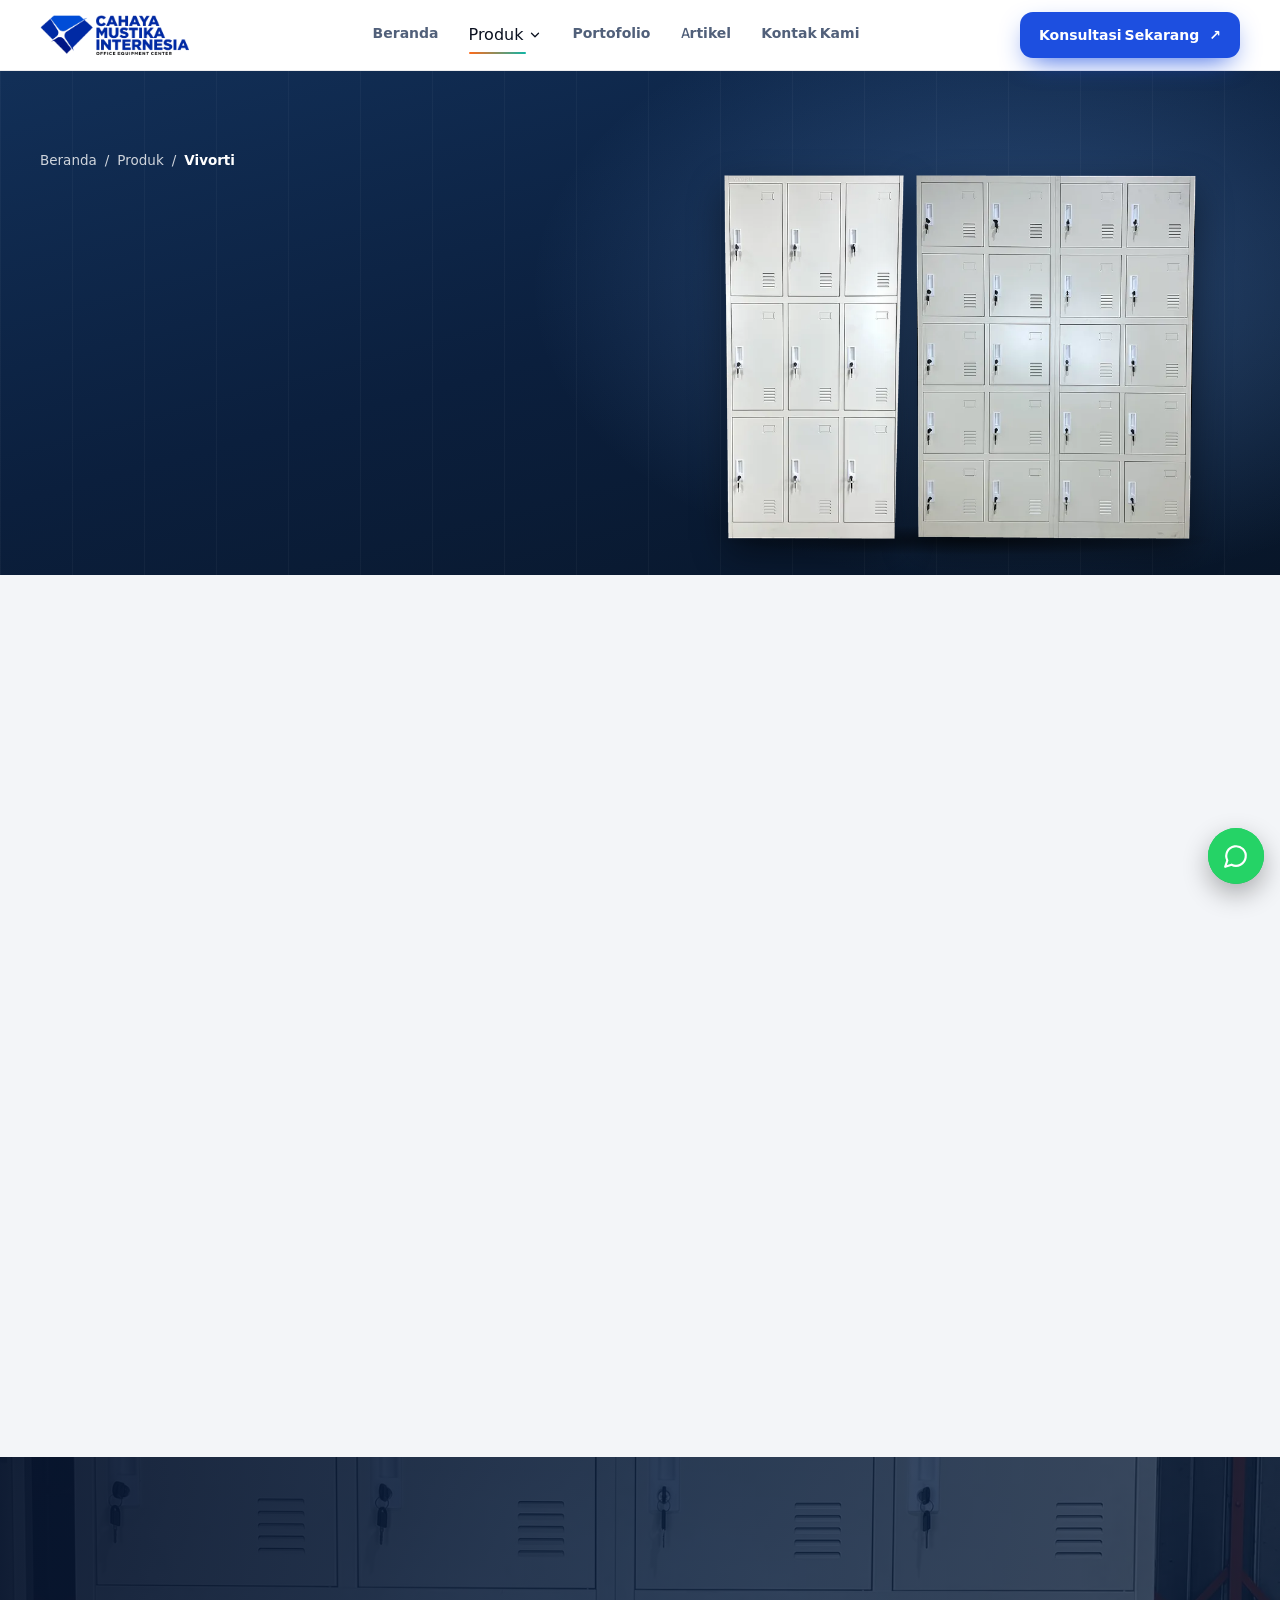
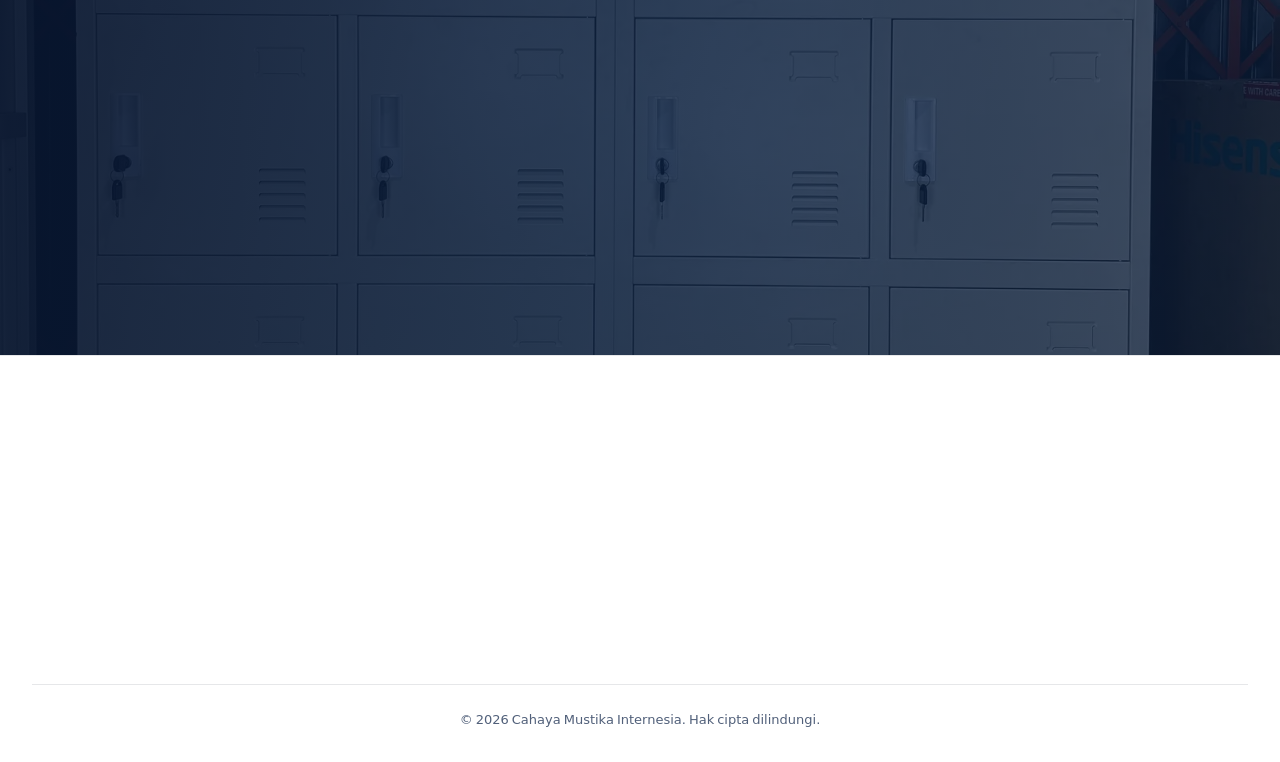
<file: pages/vivorti.html>
<!doctype html>
<html lang="id" data-theme="light">
<head>
<meta charset="utf-8">
<meta name="viewport" content="width=device-width,initial-scale=1">
<title>Jual Loker Vivorti Jakarta | Cahaya Mustika Internesia</title>
<meta name="description" content="Jual loker Vivorti di Jakarta: VT-LC09 (9 pintu) dan VT-LC20 (20 pintu) untuk kantor, sekolah, pabrik, dan ruang ganti.">
<meta property="og:title" content="Jual Loker Vivorti Jakarta | Cahaya Mustika Internesia"><meta property="og:description" content="Jual loker Vivorti di Jakarta: VT-LC09 (9 pintu) dan VT-LC20 (20 pintu) untuk kantor, sekolah, pabrik, dan ruang ganti."><meta property="og:image" content="../assets/images/logo-footer.webp">
<link rel="icon" href="../assets/images/icon.webp" type="image/webp">
<script>(function(){var d=document.documentElement;d.classList.add("js");try{localStorage.removeItem("theme")}catch(e){}})()</script>
<link rel="preload" href="../assets/fonts/manrope-200-800-latin.woff2" as="font" type="font/woff2" crossorigin><link rel="preload" href="../assets/fonts/poppins-600-latin.woff2" as="font" type="font/woff2" crossorigin><meta name="theme-color" content="#0b1f3d">
<link rel="stylesheet" href="../assets/css/locker.css">
<script defer src="../assets/js/locker.js"></script>
</head>
<body>
<a class="skip" href="#main">Lompat ke konten</a>
<header class="hdr" id="hdr">
 <div class="hdr-in">
  <a class="logo" href="../index.html" aria-label="Cahaya Mustika Internesia"><img class="l-light" src="../assets/images/logo-cahaya-mustika.webp" width="800" height="215" alt="Cahaya Mustika Internesia"><img class="l-dark" src="../assets/images/putih-logo.webp" width="800" height="215" alt="Cahaya Mustika Internesia"></a>
  <nav class="nav" aria-label="Navigasi utama"><a href="../index.html">Beranda</a><div class="nav-dd"><button type="button" class="nav-dd-t is-cur" aria-expanded="false" aria-controls="ddProduk">Produk <svg class="dd-chev" viewBox="0 0 24 24" width="14" height="14" fill="none" stroke="currentColor" stroke-width="2.2" stroke-linecap="round" stroke-linejoin="round" aria-hidden="true"><path d="M6 9l6 6 6-6"/></svg></button><div class="nav-dd-m" id="ddProduk"><a href="../pages/produk.html"><b>Semua Produk</b><small>20 model Zeco dan Vivorti</small></a><a href="../pages/zeco.html"><b>Loker Besi Zeco</b><small>Loker besi 1 sampai 6 pintu</small></a><a href="../pages/vivorti.html" aria-current="page"><b>Loker Vivorti</b><small>Loker 9 dan 20 pintu</small></a></div></div><a href="../pages/portofolio.html">Portofolio</a><a href="../pages/artikel.html">Artikel</a><a href="../pages/kontak.html">Kontak Kami</a></nav>
  <div class="hdr-act">
   <a class="btn btn-primary btn-sm" href="https://wa.me/628113301819?text=Halo%20Cahaya%20Mustika%20Internesia%2C%20saya%20ingin%20konsultasi%20mengenai%20locker." target="_blank" rel="noopener noreferrer">Konsultasi Sekarang <span class="arr">↗</span></a>
   <button class="burger" id="burger" type="button" aria-label="Menu" aria-expanded="false" aria-controls="mnav"><span></span><span></span></button>
  </div>
 </div>
 <nav class="mnav" id="mnav" aria-label="Navigasi seluler"><a href="../index.html">Beranda</a><a href="../pages/produk.html">Produk</a><a class="mnav-sub" href="../pages/zeco.html">Loker Besi Zeco</a><a class="mnav-sub" href="../pages/vivorti.html" aria-current="page">Loker Vivorti</a><a href="../pages/portofolio.html">Portofolio</a><a href="../pages/artikel.html">Artikel</a><a href="../pages/kontak.html">Kontak Kami</a></nav>
</header>
<main id="main">
<section class="phx">
 <div class="phx-vis" aria-hidden="true"><div class="hx-back"><img src="../assets/images/produk/vivorti-vt-lc09-cut.webp" srcset="../assets/images/produk/vivorti-vt-lc09-cut-sm.webp 300w, ../assets/images/produk/vivorti-vt-lc09-cut.webp 596w" sizes="(min-width:960px) 200px, 30vw" alt="" width="596" height="1200"><img fetchpriority="high" src="../assets/images/produk/vivorti-vt-lc20-cut.webp" srcset="../assets/images/produk/vivorti-vt-lc20-cut-sm.webp 460w, ../assets/images/produk/vivorti-vt-lc20-cut.webp 923w" sizes="(min-width:960px) 300px, 45vw" alt="" width="923" height="1200"></div></div>
 <div class="wrap phx-in">
  <nav class="phx-crumb" aria-label="Breadcrumb"><a href="../index.html">Beranda</a><span aria-hidden="true">/</span><a href="produk.html">Produk</a><span aria-hidden="true">/</span><b aria-current="page">Vivorti</b></nav>
  <h1 class="rv">Jual Loker Vivorti Jakarta untuk Kantor, Sekolah, dan Ruang Ganti</h1>
  <p class="rv" style="--d:.08s">Loker Vivorti tersedia dalam dua pilihan: VT-LC09 dengan 9 pintu dan VT-LC20 dengan 20 pintu. Setiap pintu dilengkapi kunci dan ventilasi, cocok untuk menyimpan barang pribadi karyawan, siswa, dan pengunjung.</p>
  <div class="phx-cta rv" style="--d:.16s"><a class="btn btn-primary" href="#loker">Lihat Produk Vivorti</a><a class="btn phx-ghost" href="https://wa.me/628113301819?text=Halo%20Cahaya%20Mustika%20Internesia%2C%20saya%20ingin%20meminta%20penawaran%20loker%20Vivorti." target="_blank" rel="noopener noreferrer">Minta Penawaran</a></div>
 </div>
</section>
<section class="sec bs-sec" id="loker"><div class="wrap">
 <div class="ct-head"><span class="ct-badge rv">Loker Vivorti</span><h2 class="rv" style="--d:.06s">Lemari Loker Vivorti</h2><p class="rv" style="--d:.12s">Dua pilihan loker Vivorti sesuai katalog resmi: VT-LC09 dengan 9 pintu dan VT-LC20 dengan 20 pintu, masing-masing dilengkapi kunci dan ventilasi di setiap pintu.</p></div>
 <div class="ct-grid">
  <article class="ct-card rv" data-brand="viv" data-door="">
   <a class="ct-img" href="detail-produk.html?p=vivorti-vt-lc09" tabindex="-1" aria-hidden="true"><img src="../assets/images/produk/vivorti-vt-lc09-cut.webp" srcset="../assets/images/produk/vivorti-vt-lc09-cut-sm.webp 300w, ../assets/images/produk/vivorti-vt-lc09-cut.webp 596w" sizes="(min-width:960px) 200px, 30vw" alt="Vivorti VT-LC09" width="596" height="1200" loading="lazy" decoding="async"></a>
   <div class="ct-body"><span class="ct-series">Loker 9 Pintu</span><h2 class="ct-name"><a href="detail-produk.html?p=vivorti-vt-lc09">Vivorti VT-LC09</a></h2><p>Lemari loker Vivorti 9 pintu dengan susunan 3 kolom × 3 baris, dilengkapi kunci dan ventilasi di setiap pintu.</p><a class="ct-more" href="detail-produk.html?p=vivorti-vt-lc09">Lihat Detail <span class="arr">→</span></a></div>
  </article>
  <article class="ct-card rv" data-brand="viv" data-door="">
   <a class="ct-img" href="detail-produk.html?p=vivorti-vt-lc20" tabindex="-1" aria-hidden="true"><img src="../assets/images/produk/vivorti-vt-lc20-cut.webp" srcset="../assets/images/produk/vivorti-vt-lc20-cut-sm.webp 460w, ../assets/images/produk/vivorti-vt-lc20-cut.webp 923w" sizes="(min-width:960px) 300px, 45vw" alt="Vivorti VT-LC20" width="923" height="1200" loading="lazy" decoding="async"></a>
   <div class="ct-body"><span class="ct-series">Loker 20 Pintu</span><h2 class="ct-name"><a href="detail-produk.html?p=vivorti-vt-lc20">Vivorti VT-LC20</a></h2><p>Lemari loker Vivorti 20 pintu dengan susunan 4 kolom × 5 baris, dilengkapi kunci dan ventilasi di setiap pintu.</p><a class="ct-more" href="detail-produk.html?p=vivorti-vt-lc20">Lihat Detail <span class="arr">→</span></a></div>
  </article>
 </div>
</div></section>
</main>
<section class="pdx-cta" aria-label="Konsultasi">
 <img src="../assets/images/cta-loker.webp" srcset="../assets/images/cta-loker-sm.webp 800w, ../assets/images/cta-loker.webp 1600w" sizes="100vw" alt="" width="1600" height="900" loading="lazy" decoding="async">
 <div class="wrap pdx-cta-in">
  <span class="pdx-eyebrow">Loker Vivorti</span>
  <h2>Tertarik dengan Loker Vivorti?</h2>
  <p>Sedang mencari loker besi untuk kebutuhan perusahaan atau institusi? Konsultasikan jumlah pengguna, model, dan kebutuhan penyimpanan Anda. Tim Cahaya Mustika Internesia siap membantu memilih loker Zeco atau Vivorti yang sesuai.</p>
  <div class="pdx-cta-btns"><a class="btn pdx-btn-wa" href="https://wa.me/628113301819?text=Halo%20Cahaya%20Mustika%20Internesia%2C%20saya%20ingin%20meminta%20penawaran%20loker%20Vivorti." target="_blank" rel="noopener noreferrer">Konsultasi via WhatsApp <span class="arr">↗</span></a><a class="btn pdx-btn-line" href="produk.html">Lihat Semua Produk</a></div>
 </div>
</section>
<footer class="ft">
 <div class="ft-grid">
  <div class="c2">
   <a class="ft-logo" href="../index.html" aria-label="Cahaya Mustika Internesia"><img class="theme-logo-light" src="../assets/images/logo-footer.webp" width="320" height="320" loading="lazy" alt="Cahaya Mustika Internesia - Office Equipment Center"><img class="theme-logo-dark" src="../assets/images/logo-footer-dark.webp" width="320" height="320" loading="lazy" alt="" aria-hidden="true"></a>
   <p class="d">Cahaya Mustika Internesia adalah distributor Loker Zeco dan Vivorti untuk bisnis, sekolah, perkantoran, fasilitas kesehatan, dan institusi di Indonesia.</p>
  </div>
  <nav aria-label="Footer Navigation"><h2 class="ft-t">Informasi perusahaan</h2><ul><li><a href="../index.html">Beranda</a></li><li><a href="../pages/produk.html">Produk</a></li><li><a href="../pages/portofolio.html">Portofolio</a></li><li><a href="../pages/artikel.html">Artikel</a></li><li><a href="../pages/kontak.html">Kontak Kami</a></li></ul></nav>
  <div class="c2"><h2 class="ft-t">Kontak</h2><ul>
   <li><a class="ci" href="https://wa.me/628113301819?text=Halo%20Cahaya%20Mustika%20Internesia%2C%20saya%20ingin%20konsultasi%20mengenai%20locker." target="_blank" rel="noopener noreferrer"><span class="ico"><svg width="18" height="18" viewBox="0 0 24 24" fill="none" stroke="currentColor" stroke-width="1.8" stroke-linecap="round" stroke-linejoin="round"><path d="M22 16.92v3a2 2 0 0 1-2.18 2 19.79 19.79 0 0 1-8.63-3.07 19.5 19.5 0 0 1-6-6 19.79 19.79 0 0 1-3.07-8.67A2 2 0 0 1 4.11 2h3a2 2 0 0 1 2 1.72 12.84 12.84 0 0 0 .7 2.81 2 2 0 0 1-.45 2.11L8.09 9.91a16 16 0 0 0 6 6l1.27-1.27a2 2 0 0 1 2.11-.45 12.84 12.84 0 0 0 2.81.7A2 2 0 0 1 22 16.92z"/></svg></span><span><small>Telepon / WhatsApp</small><b>+62 811-3301-819</b></span></a></li>
   <li><a class="ci" href="https://www.google.com/maps/search/?api=1&amp;query=PT%20Cahaya%20Mustika%20Internesia%2C%20Jl.%20Penjernihan%20II%2C%20Jakarta%20Pusat" target="_blank" rel="noopener noreferrer"><span class="ico"><svg width="18" height="18" viewBox="0 0 24 24" fill="none" stroke="currentColor" stroke-width="1.8" stroke-linecap="round" stroke-linejoin="round"><path d="M20 10c0 4.993-5.539 10.193-7.399 11.799a1 1 0 0 1-1.202 0C9.539 20.193 4 14.993 4 10a8 8 0 0 1 16 0"/><circle cx="12" cy="10" r="3"/></svg></span><span><small>Alamat</small><b><span>Jl. Penjernihan II No.7, RT.11/RW.6</span><span>Bend. Hilir, Kecamatan Tanah Abang</span><span>Kota Jakarta Pusat, DKI Jakarta 10210</span></b></span></a></li>
  </ul></div>
 </div>
 <div class="ft-copy">© 2026 Cahaya Mustika Internesia. Hak cipta dilindungi.</div>
</footer>
<a class="wa" href="https://wa.me/628113301819?text=Halo%20Cahaya%20Mustika%20Internesia%2C%20saya%20ingin%20konsultasi%20mengenai%20locker." target="_blank" rel="noopener noreferrer" aria-label="Chat dengan Sales via WhatsApp"><span class="tip">Chat dengan Sales</span><span class="b"><svg width="26" height="26" viewBox="0 0 24 24" fill="none" stroke="currentColor" stroke-width="2" stroke-linecap="round" stroke-linejoin="round"><path d="M7.9 20A9 9 0 1 0 4 16.1L2 22Z"/></svg></span></a>

</body>
</html>
</file>
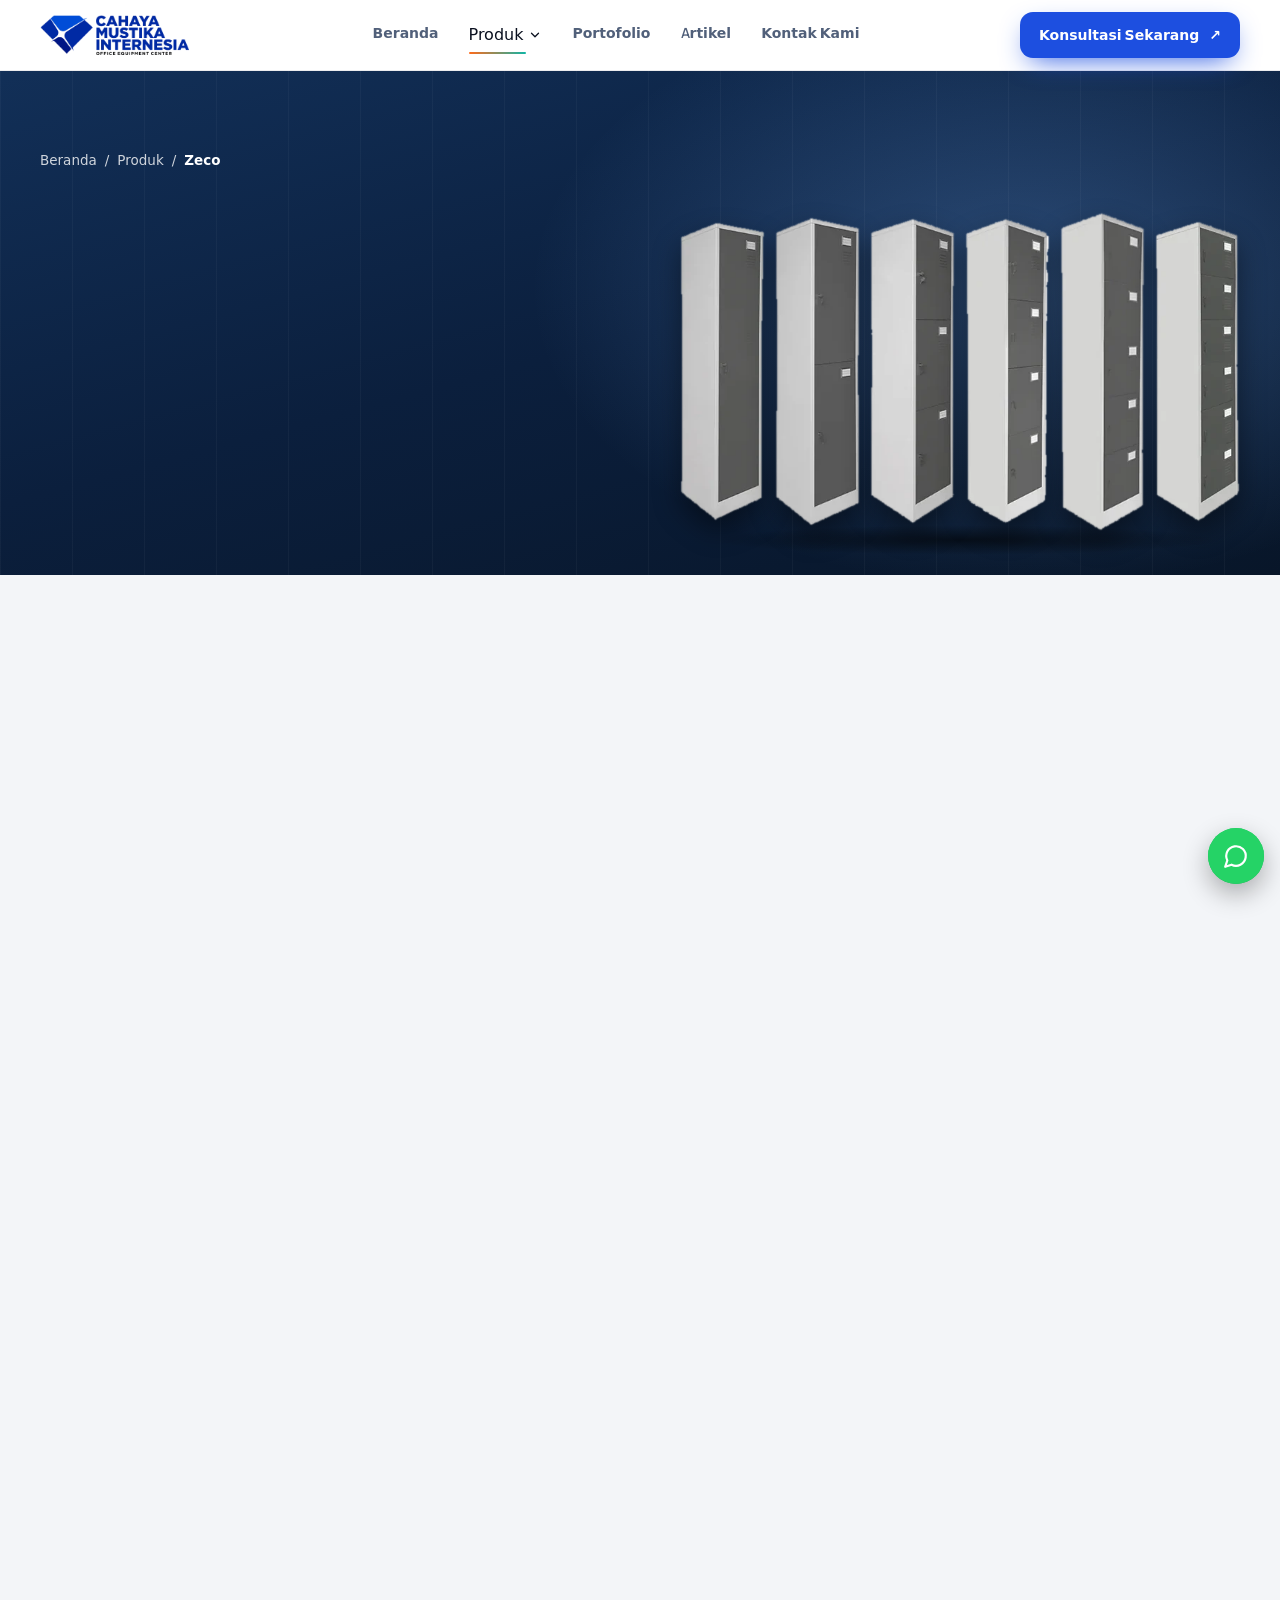
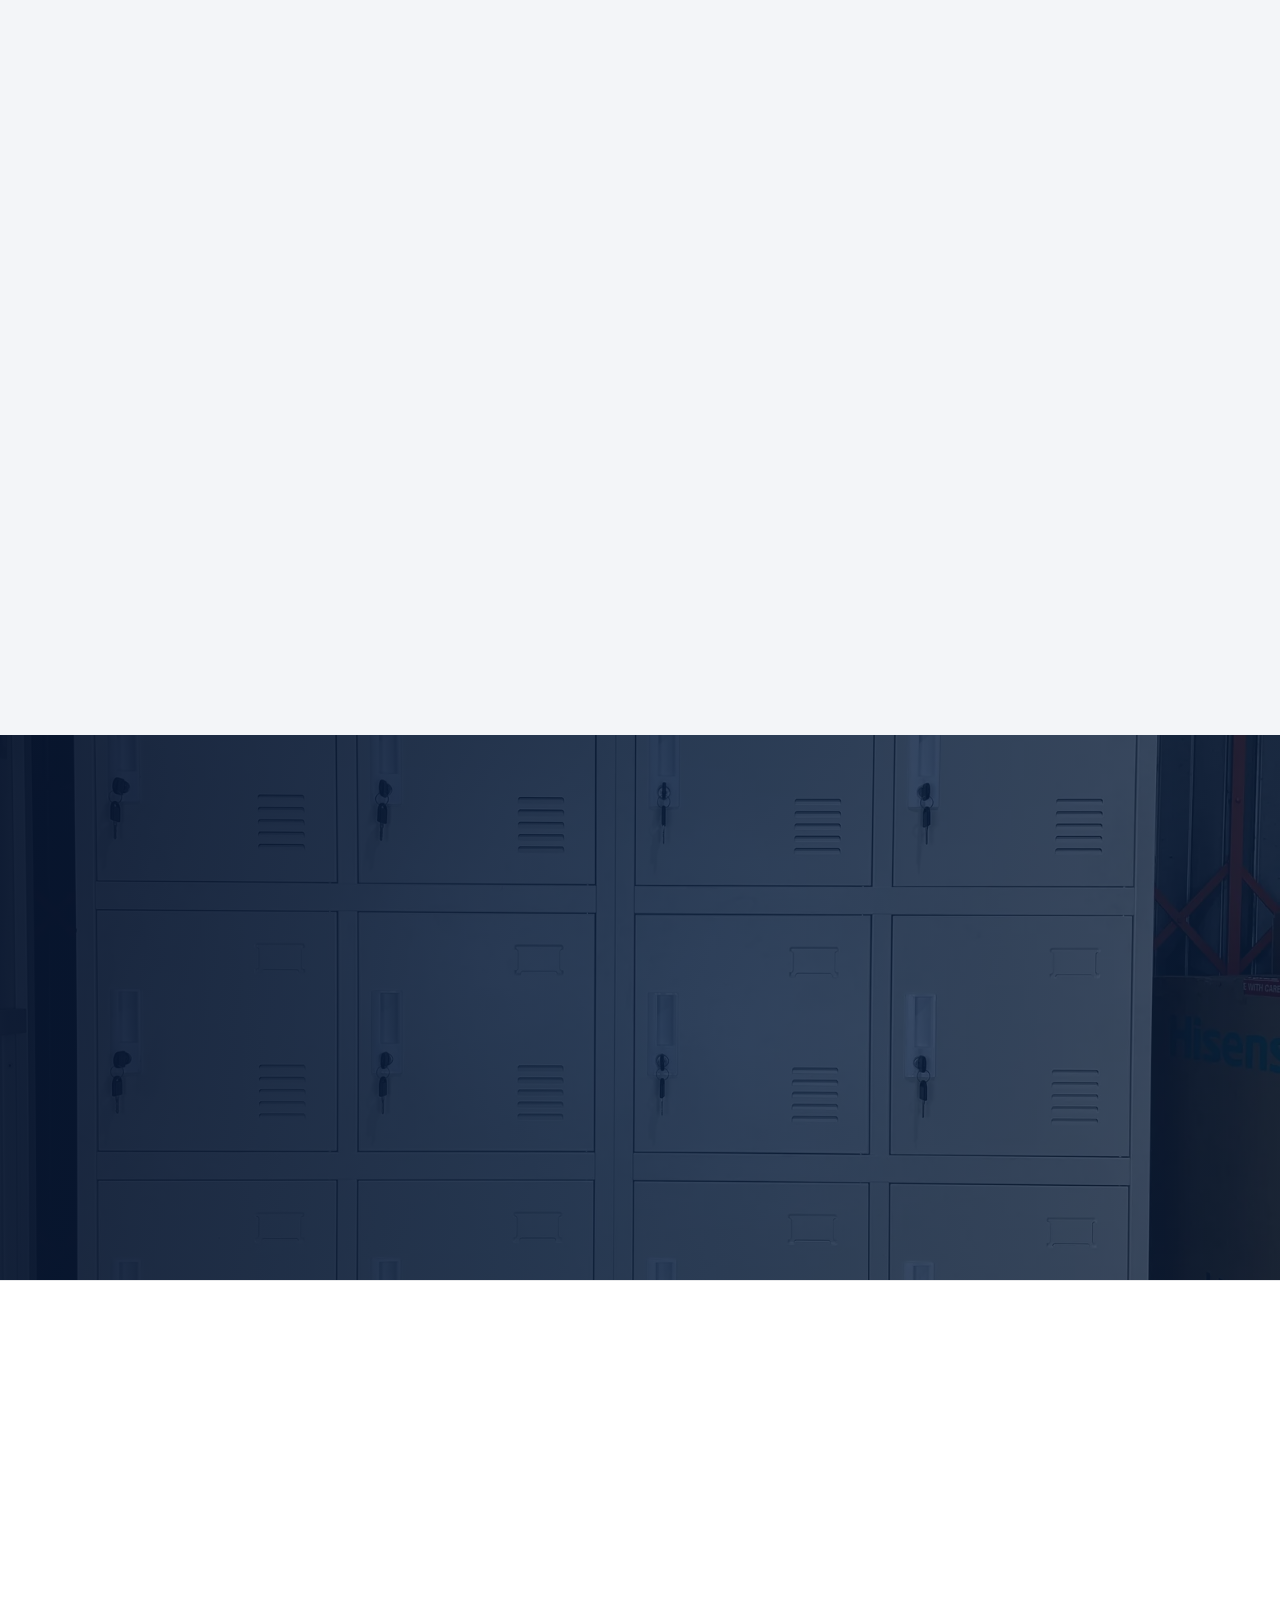
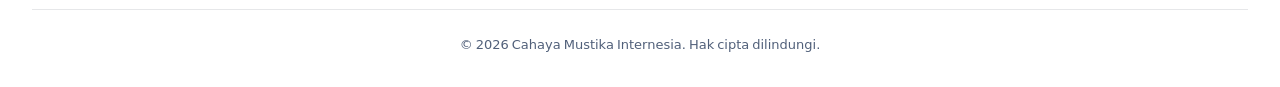
<file: pages/zeco.html>
<!doctype html>
<html lang="id" data-theme="light">
<head>
<meta charset="utf-8">
<meta name="viewport" content="width=device-width,initial-scale=1">
<title>Jual Loker Besi Zeco Jakarta | Cahaya Mustika Internesia</title>
<meta name="description" content="Jual loker besi Zeco di Jakarta: loker besi 1 sampai 6 pintu varian T5, T6, dan T7 untuk sekolah, kantor, gym, dan pabrik.">
<meta property="og:title" content="Jual Loker Besi Zeco Jakarta | Cahaya Mustika Internesia"><meta property="og:description" content="Jual loker besi Zeco di Jakarta: loker besi 1 sampai 6 pintu varian T5, T6, dan T7 untuk sekolah, kantor, gym, dan pabrik."><meta property="og:image" content="../assets/images/logo-footer.webp">
<link rel="icon" href="../assets/images/icon.webp" type="image/webp">
<script>(function(){var d=document.documentElement;d.classList.add("js");try{localStorage.removeItem("theme")}catch(e){}})()</script>
<link rel="preload" href="../assets/fonts/manrope-200-800-latin.woff2" as="font" type="font/woff2" crossorigin><link rel="preload" href="../assets/fonts/poppins-600-latin.woff2" as="font" type="font/woff2" crossorigin><meta name="theme-color" content="#0b1f3d">
<link rel="stylesheet" href="../assets/css/locker.css">
<script defer src="../assets/js/locker.js"></script>
</head>
<body>
<a class="skip" href="#main">Lompat ke konten</a>
<header class="hdr" id="hdr">
 <div class="hdr-in">
  <a class="logo" href="../index.html" aria-label="Cahaya Mustika Internesia"><img class="l-light" src="../assets/images/logo-cahaya-mustika.webp" width="800" height="215" alt="Cahaya Mustika Internesia"><img class="l-dark" src="../assets/images/putih-logo.webp" width="800" height="215" alt="Cahaya Mustika Internesia"></a>
  <nav class="nav" aria-label="Navigasi utama"><a href="../index.html">Beranda</a><div class="nav-dd"><button type="button" class="nav-dd-t is-cur" aria-expanded="false" aria-controls="ddProduk">Produk <svg class="dd-chev" viewBox="0 0 24 24" width="14" height="14" fill="none" stroke="currentColor" stroke-width="2.2" stroke-linecap="round" stroke-linejoin="round" aria-hidden="true"><path d="M6 9l6 6 6-6"/></svg></button><div class="nav-dd-m" id="ddProduk"><a href="../pages/produk.html"><b>Semua Produk</b><small>20 model Zeco dan Vivorti</small></a><a href="../pages/zeco.html" aria-current="page"><b>Loker Besi Zeco</b><small>Loker besi 1 sampai 6 pintu</small></a><a href="../pages/vivorti.html"><b>Loker Vivorti</b><small>Loker 9 dan 20 pintu</small></a></div></div><a href="../pages/portofolio.html">Portofolio</a><a href="../pages/artikel.html">Artikel</a><a href="../pages/kontak.html">Kontak Kami</a></nav>
  <div class="hdr-act">
   <a class="btn btn-primary btn-sm" href="https://wa.me/628113301819?text=Halo%20Cahaya%20Mustika%20Internesia%2C%20saya%20ingin%20konsultasi%20mengenai%20locker." target="_blank" rel="noopener noreferrer">Konsultasi Sekarang <span class="arr">↗</span></a>
   <button class="burger" id="burger" type="button" aria-label="Menu" aria-expanded="false" aria-controls="mnav"><span></span><span></span></button>
  </div>
 </div>
 <nav class="mnav" id="mnav" aria-label="Navigasi seluler"><a href="../index.html">Beranda</a><a href="../pages/produk.html">Produk</a><a class="mnav-sub" href="../pages/zeco.html" aria-current="page">Loker Besi Zeco</a><a class="mnav-sub" href="../pages/vivorti.html">Loker Vivorti</a><a href="../pages/portofolio.html">Portofolio</a><a href="../pages/artikel.html">Artikel</a><a href="../pages/kontak.html">Kontak Kami</a></nav>
</header>
<main id="main">
<section class="phx">
 <div class="phx-vis phx-vis--z" aria-hidden="true"><div class="hx-back"><img fetchpriority="high" src="../assets/images/produk/zeco-z601-t5-cut.webp" alt="" width="120" height="430"><img src="../assets/images/produk/zeco-z602-t5-cut.webp" alt="" width="120" height="430"><img src="../assets/images/produk/zeco-z603-t5-cut.webp" alt="" width="120" height="430"><img src="../assets/images/produk/zeco-z604-t5-cut.webp" alt="" width="120" height="430"><img src="../assets/images/produk/zeco-z605-t5-cut.webp" alt="" width="120" height="430"><img src="../assets/images/produk/zeco-z606-t5-cut.webp" alt="" width="120" height="430"></div></div>
 <div class="wrap phx-in">
  <nav class="phx-crumb" aria-label="Breadcrumb"><a href="../index.html">Beranda</a><span aria-hidden="true">/</span><a href="produk.html">Produk</a><span aria-hidden="true">/</span><b aria-current="page">Zeco</b></nav>
  <h1 class="rv">Jual Loker Besi Zeco Jakarta untuk Sekolah, Kantor, dan Pabrik</h1>
  <p class="rv" style="--d:.08s">Lemari loker besi Zeco tersedia dari 1 hingga 6 pintu dengan ukuran 38 × 38 × 183 cm, kunci cam lock di setiap pintu, dan finishing powder coating warna light grey. Varian T5, T6, dan T7 menunjukkan ketebalan plat bodi 0,5 mm, 0,6 mm, dan 0,7 mm.</p>
  <div class="phx-cta rv" style="--d:.16s"><a class="btn btn-primary" href="#z601">Lihat Produk Zeco</a><a class="btn phx-ghost" href="https://wa.me/628113301819?text=Halo%20Cahaya%20Mustika%20Internesia%2C%20saya%20ingin%20meminta%20penawaran%20locker%20Zeco." target="_blank" rel="noopener noreferrer">Minta Penawaran</a></div>
 </div>
</section>
<nav class="bs-nav" aria-label="Seri Zeco"><div class="wrap"><a href="#z601">1 Pintu</a><a href="#z602">2 Pintu</a><a href="#z603">3 Pintu</a><a href="#z604">4 Pintu</a><a href="#z605">5 Pintu</a><a href="#z606">6 Pintu</a></div></nav>

<section class="sec bs-sec" id="z601"><div class="wrap">
 <div class="ct-head"><span class="ct-badge rv">Seri 1</span><h2 class="rv" style="--d:.06s">Zeco Locker Z-601 · Lemari Loker 1 Pintu</h2><p class="rv" style="--d:.12s">Lemari loker besi 1 pintu ukuran 38 × 38 × 183 cm dengan 1 kunci cam lock dan ventilasi di setiap pintu. Tersedia dalam varian T5, T6, dan T7 sesuai ketebalan plat bodi.</p></div>
 <div class="ct-grid">
    <article class="ct-card rv" data-brand="Zeco" data-door="1">
   <a class="ct-img" href="detail-produk.html?p=zeco-z-601-t5" tabindex="-1" aria-hidden="true"><img src="../assets/images/produk/zeco-z601-t5.webp" alt="Zeco Locker Z-601-T5" width="500" height="500" loading="lazy" decoding="async"></a>
   <div class="ct-body"><span class="ct-series">Lemari Loker 1 Pintu · T5</span><h2 class="ct-name"><a href="detail-produk.html?p=zeco-z-601-t5">Zeco Locker Z-601-T5</a></h2><p>Lemari loker besi Zeco 1 pintu ukuran 38 × 38 × 183 cm dengan plat bodi 0,5 mm, ventilasi di setiap pintu, dan finishing powder coating warna light grey.</p><a class="ct-more" href="detail-produk.html?p=zeco-z-601-t5">Lihat Detail <span class="arr">→</span></a></div>
  </article>
  <article class="ct-card rv" data-brand="Zeco" data-door="1">
   <a class="ct-img" href="detail-produk.html?p=zeco-z-601-t6" tabindex="-1" aria-hidden="true"><img src="../assets/images/produk/zeco-z601-t6.webp" alt="Zeco Locker Z-601-T6" width="500" height="500" loading="lazy" decoding="async"></a>
   <div class="ct-body"><span class="ct-series">Lemari Loker 1 Pintu · T6</span><h2 class="ct-name"><a href="detail-produk.html?p=zeco-z-601-t6">Zeco Locker Z-601-T6</a></h2><p>Lemari loker besi Zeco 1 pintu ukuran 38 × 38 × 183 cm dengan plat bodi 0,6 mm, ventilasi di setiap pintu, dan finishing powder coating warna light grey.</p><a class="ct-more" href="detail-produk.html?p=zeco-z-601-t6">Lihat Detail <span class="arr">→</span></a></div>
  </article>
  <article class="ct-card rv" data-brand="Zeco" data-door="1">
   <a class="ct-img" href="detail-produk.html?p=zeco-z-601-t7" tabindex="-1" aria-hidden="true"><img src="../assets/images/produk/zeco-z601-t7.webp" alt="Zeco Locker Z-601-T7" width="500" height="500" loading="lazy" decoding="async"></a>
   <div class="ct-body"><span class="ct-series">Lemari Loker 1 Pintu · T7</span><h2 class="ct-name"><a href="detail-produk.html?p=zeco-z-601-t7">Zeco Locker Z-601-T7</a></h2><p>Lemari loker besi Zeco 1 pintu ukuran 38 × 38 × 183 cm dengan plat bodi 0,7 mm, ventilasi di setiap pintu, dan finishing powder coating warna light grey.</p><a class="ct-more" href="detail-produk.html?p=zeco-z-601-t7">Lihat Detail <span class="arr">→</span></a></div>
  </article>
 </div>
</div></section>
<section class="sec bs-sec" id="z602"><div class="wrap">
 <div class="ct-head"><span class="ct-badge rv">Seri 2</span><h2 class="rv" style="--d:.06s">Zeco Locker Z-602 · Lemari Loker 2 Pintu</h2><p class="rv" style="--d:.12s">Lemari loker besi 2 pintu ukuran 38 × 38 × 183 cm dengan 2 kunci cam lock dan ventilasi di setiap pintu. Tersedia dalam varian T5, T6, dan T7 sesuai ketebalan plat bodi.</p></div>
 <div class="ct-grid">
    <article class="ct-card rv" data-brand="Zeco" data-door="2">
   <a class="ct-img" href="detail-produk.html?p=zeco-z-602-t5" tabindex="-1" aria-hidden="true"><img src="../assets/images/produk/zeco-z602-t5.webp" alt="Zeco Locker Z-602-T5" width="500" height="500" loading="lazy" decoding="async"></a>
   <div class="ct-body"><span class="ct-series">Lemari Loker 2 Pintu · T5</span><h2 class="ct-name"><a href="detail-produk.html?p=zeco-z-602-t5">Zeco Locker Z-602-T5</a></h2><p>Lemari loker besi Zeco 2 pintu ukuran 38 × 38 × 183 cm dengan plat bodi 0,5 mm, ventilasi di setiap pintu, dan finishing powder coating warna light grey.</p><a class="ct-more" href="detail-produk.html?p=zeco-z-602-t5">Lihat Detail <span class="arr">→</span></a></div>
  </article>
  <article class="ct-card rv" data-brand="Zeco" data-door="2">
   <a class="ct-img" href="detail-produk.html?p=zeco-z-602-t6" tabindex="-1" aria-hidden="true"><img src="../assets/images/produk/zeco-z602-t6.webp" alt="Zeco Locker Z-602-T6" width="500" height="500" loading="lazy" decoding="async"></a>
   <div class="ct-body"><span class="ct-series">Lemari Loker 2 Pintu · T6</span><h2 class="ct-name"><a href="detail-produk.html?p=zeco-z-602-t6">Zeco Locker Z-602-T6</a></h2><p>Lemari loker besi Zeco 2 pintu ukuran 38 × 38 × 183 cm dengan plat bodi 0,6 mm, ventilasi di setiap pintu, dan finishing powder coating warna light grey.</p><a class="ct-more" href="detail-produk.html?p=zeco-z-602-t6">Lihat Detail <span class="arr">→</span></a></div>
  </article>
  <article class="ct-card rv" data-brand="Zeco" data-door="2">
   <a class="ct-img" href="detail-produk.html?p=zeco-z-602-t7" tabindex="-1" aria-hidden="true"><img src="../assets/images/produk/zeco-z602-t7.webp" alt="Zeco Locker Z-602-T7" width="500" height="500" loading="lazy" decoding="async"></a>
   <div class="ct-body"><span class="ct-series">Lemari Loker 2 Pintu · T7</span><h2 class="ct-name"><a href="detail-produk.html?p=zeco-z-602-t7">Zeco Locker Z-602-T7</a></h2><p>Lemari loker besi Zeco 2 pintu ukuran 38 × 38 × 183 cm dengan plat bodi 0,7 mm, ventilasi di setiap pintu, dan finishing powder coating warna light grey.</p><a class="ct-more" href="detail-produk.html?p=zeco-z-602-t7">Lihat Detail <span class="arr">→</span></a></div>
  </article>
 </div>
</div></section>
<section class="sec bs-sec" id="z603"><div class="wrap">
 <div class="ct-head"><span class="ct-badge rv">Seri 3</span><h2 class="rv" style="--d:.06s">Zeco Locker Z-603 · Lemari Loker 3 Pintu</h2><p class="rv" style="--d:.12s">Lemari loker besi 3 pintu ukuran 38 × 38 × 183 cm dengan 3 kunci cam lock dan ventilasi di setiap pintu. Tersedia dalam varian T5, T6, dan T7 sesuai ketebalan plat bodi.</p></div>
 <div class="ct-grid">
    <article class="ct-card rv" data-brand="Zeco" data-door="3">
   <a class="ct-img" href="detail-produk.html?p=zeco-z-603-t5" tabindex="-1" aria-hidden="true"><img src="../assets/images/produk/zeco-z603-t5.webp" alt="Zeco Locker Z-603-T5" width="500" height="500" loading="lazy" decoding="async"></a>
   <div class="ct-body"><span class="ct-series">Lemari Loker 3 Pintu · T5</span><h2 class="ct-name"><a href="detail-produk.html?p=zeco-z-603-t5">Zeco Locker Z-603-T5</a></h2><p>Lemari loker besi Zeco 3 pintu ukuran 38 × 38 × 183 cm dengan plat bodi 0,5 mm, ventilasi di setiap pintu, dan finishing powder coating warna light grey.</p><a class="ct-more" href="detail-produk.html?p=zeco-z-603-t5">Lihat Detail <span class="arr">→</span></a></div>
  </article>
  <article class="ct-card rv" data-brand="Zeco" data-door="3">
   <a class="ct-img" href="detail-produk.html?p=zeco-z-603-t6" tabindex="-1" aria-hidden="true"><img src="../assets/images/produk/zeco-z603-t6.webp" alt="Zeco Locker Z-603-T6" width="500" height="500" loading="lazy" decoding="async"></a>
   <div class="ct-body"><span class="ct-series">Lemari Loker 3 Pintu · T6</span><h2 class="ct-name"><a href="detail-produk.html?p=zeco-z-603-t6">Zeco Locker Z-603-T6</a></h2><p>Lemari loker besi Zeco 3 pintu ukuran 38 × 38 × 183 cm dengan plat bodi 0,6 mm, ventilasi di setiap pintu, dan finishing powder coating warna light grey.</p><a class="ct-more" href="detail-produk.html?p=zeco-z-603-t6">Lihat Detail <span class="arr">→</span></a></div>
  </article>
  <article class="ct-card rv" data-brand="Zeco" data-door="3">
   <a class="ct-img" href="detail-produk.html?p=zeco-z-603-t7" tabindex="-1" aria-hidden="true"><img src="../assets/images/produk/zeco-z603-t7.webp" alt="Zeco Locker Z-603-T7" width="500" height="500" loading="lazy" decoding="async"></a>
   <div class="ct-body"><span class="ct-series">Lemari Loker 3 Pintu · T7</span><h2 class="ct-name"><a href="detail-produk.html?p=zeco-z-603-t7">Zeco Locker Z-603-T7</a></h2><p>Lemari loker besi Zeco 3 pintu ukuran 38 × 38 × 183 cm dengan plat bodi 0,7 mm, ventilasi di setiap pintu, dan finishing powder coating warna light grey.</p><a class="ct-more" href="detail-produk.html?p=zeco-z-603-t7">Lihat Detail <span class="arr">→</span></a></div>
  </article>
 </div>
</div></section>
<section class="sec bs-sec" id="z604"><div class="wrap">
 <div class="ct-head"><span class="ct-badge rv">Seri 4</span><h2 class="rv" style="--d:.06s">Zeco Locker Z-604 · Lemari Loker 4 Pintu</h2><p class="rv" style="--d:.12s">Lemari loker besi 4 pintu ukuran 38 × 38 × 183 cm dengan 4 kunci cam lock dan ventilasi di setiap pintu. Tersedia dalam varian T5, T6, dan T7 sesuai ketebalan plat bodi.</p></div>
 <div class="ct-grid">
    <article class="ct-card rv" data-brand="Zeco" data-door="4">
   <a class="ct-img" href="detail-produk.html?p=zeco-z-604-t5" tabindex="-1" aria-hidden="true"><img src="../assets/images/produk/zeco-z604-t5.webp" alt="Zeco Locker Z-604-T5" width="500" height="500" loading="lazy" decoding="async"></a>
   <div class="ct-body"><span class="ct-series">Lemari Loker 4 Pintu · T5</span><h2 class="ct-name"><a href="detail-produk.html?p=zeco-z-604-t5">Zeco Locker Z-604-T5</a></h2><p>Lemari loker besi Zeco 4 pintu ukuran 38 × 38 × 183 cm dengan plat bodi 0,5 mm, ventilasi di setiap pintu, dan finishing powder coating warna light grey.</p><a class="ct-more" href="detail-produk.html?p=zeco-z-604-t5">Lihat Detail <span class="arr">→</span></a></div>
  </article>
  <article class="ct-card rv" data-brand="Zeco" data-door="4">
   <a class="ct-img" href="detail-produk.html?p=zeco-z-604-t6" tabindex="-1" aria-hidden="true"><img src="../assets/images/produk/zeco-z604-t6.webp" alt="Zeco Locker Z-604-T6" width="500" height="500" loading="lazy" decoding="async"></a>
   <div class="ct-body"><span class="ct-series">Lemari Loker 4 Pintu · T6</span><h2 class="ct-name"><a href="detail-produk.html?p=zeco-z-604-t6">Zeco Locker Z-604-T6</a></h2><p>Lemari loker besi Zeco 4 pintu ukuran 38 × 38 × 183 cm dengan plat bodi 0,6 mm, ventilasi di setiap pintu, dan finishing powder coating warna light grey.</p><a class="ct-more" href="detail-produk.html?p=zeco-z-604-t6">Lihat Detail <span class="arr">→</span></a></div>
  </article>
  <article class="ct-card rv" data-brand="Zeco" data-door="4">
   <a class="ct-img" href="detail-produk.html?p=zeco-z-604-t7" tabindex="-1" aria-hidden="true"><img src="../assets/images/produk/zeco-z604-t7.webp" alt="Zeco Locker Z-604-T7" width="500" height="500" loading="lazy" decoding="async"></a>
   <div class="ct-body"><span class="ct-series">Lemari Loker 4 Pintu · T7</span><h2 class="ct-name"><a href="detail-produk.html?p=zeco-z-604-t7">Zeco Locker Z-604-T7</a></h2><p>Lemari loker besi Zeco 4 pintu ukuran 38 × 38 × 183 cm dengan plat bodi 0,7 mm, ventilasi di setiap pintu, dan finishing powder coating warna light grey.</p><a class="ct-more" href="detail-produk.html?p=zeco-z-604-t7">Lihat Detail <span class="arr">→</span></a></div>
  </article>
 </div>
</div></section>
<section class="sec bs-sec" id="z605"><div class="wrap">
 <div class="ct-head"><span class="ct-badge rv">Seri 5</span><h2 class="rv" style="--d:.06s">Zeco Locker Z-605 · Lemari Loker 5 Pintu</h2><p class="rv" style="--d:.12s">Lemari loker besi 5 pintu ukuran 38 × 38 × 183 cm dengan 5 kunci cam lock dan ventilasi di setiap pintu. Tersedia dalam varian T5, T6, dan T7 sesuai ketebalan plat bodi.</p></div>
 <div class="ct-grid">
    <article class="ct-card rv" data-brand="Zeco" data-door="5">
   <a class="ct-img" href="detail-produk.html?p=zeco-z-605-t5" tabindex="-1" aria-hidden="true"><img src="../assets/images/produk/zeco-z605-t5.webp" alt="Zeco Locker Z-605-T5" width="500" height="500" loading="lazy" decoding="async"></a>
   <div class="ct-body"><span class="ct-series">Lemari Loker 5 Pintu · T5</span><h2 class="ct-name"><a href="detail-produk.html?p=zeco-z-605-t5">Zeco Locker Z-605-T5</a></h2><p>Lemari loker besi Zeco 5 pintu ukuran 38 × 38 × 183 cm dengan plat bodi 0,5 mm, ventilasi di setiap pintu, dan finishing powder coating warna light grey.</p><a class="ct-more" href="detail-produk.html?p=zeco-z-605-t5">Lihat Detail <span class="arr">→</span></a></div>
  </article>
  <article class="ct-card rv" data-brand="Zeco" data-door="5">
   <a class="ct-img" href="detail-produk.html?p=zeco-z-605-t6" tabindex="-1" aria-hidden="true"><img src="../assets/images/produk/zeco-z605-t6.webp" alt="Zeco Locker Z-605-T6" width="500" height="500" loading="lazy" decoding="async"></a>
   <div class="ct-body"><span class="ct-series">Lemari Loker 5 Pintu · T6</span><h2 class="ct-name"><a href="detail-produk.html?p=zeco-z-605-t6">Zeco Locker Z-605-T6</a></h2><p>Lemari loker besi Zeco 5 pintu ukuran 38 × 38 × 183 cm dengan plat bodi 0,6 mm, ventilasi di setiap pintu, dan finishing powder coating warna light grey.</p><a class="ct-more" href="detail-produk.html?p=zeco-z-605-t6">Lihat Detail <span class="arr">→</span></a></div>
  </article>
  <article class="ct-card rv" data-brand="Zeco" data-door="5">
   <a class="ct-img" href="detail-produk.html?p=zeco-z-605-t7" tabindex="-1" aria-hidden="true"><img src="../assets/images/produk/zeco-z605-t7.webp" alt="Zeco Locker Z-605-T7" width="500" height="500" loading="lazy" decoding="async"></a>
   <div class="ct-body"><span class="ct-series">Lemari Loker 5 Pintu · T7</span><h2 class="ct-name"><a href="detail-produk.html?p=zeco-z-605-t7">Zeco Locker Z-605-T7</a></h2><p>Lemari loker besi Zeco 5 pintu ukuran 38 × 38 × 183 cm dengan plat bodi 0,7 mm, ventilasi di setiap pintu, dan finishing powder coating warna light grey.</p><a class="ct-more" href="detail-produk.html?p=zeco-z-605-t7">Lihat Detail <span class="arr">→</span></a></div>
  </article>
 </div>
</div></section>
<section class="sec bs-sec" id="z606"><div class="wrap">
 <div class="ct-head"><span class="ct-badge rv">Seri 6</span><h2 class="rv" style="--d:.06s">Zeco Locker Z-606 · Lemari Loker 6 Pintu</h2><p class="rv" style="--d:.12s">Lemari loker besi 6 pintu ukuran 38 × 38 × 183 cm dengan 6 kunci cam lock dan ventilasi di setiap pintu. Tersedia dalam varian T5, T6, dan T7 sesuai ketebalan plat bodi.</p></div>
 <div class="ct-grid">
    <article class="ct-card rv" data-brand="Zeco" data-door="6">
   <a class="ct-img" href="detail-produk.html?p=zeco-z-606-t5" tabindex="-1" aria-hidden="true"><img src="../assets/images/produk/zeco-z606-t5.webp" alt="Zeco Locker Z-606-T5" width="500" height="500" loading="lazy" decoding="async"></a>
   <div class="ct-body"><span class="ct-series">Lemari Loker 6 Pintu · T5</span><h2 class="ct-name"><a href="detail-produk.html?p=zeco-z-606-t5">Zeco Locker Z-606-T5</a></h2><p>Lemari loker besi Zeco 6 pintu ukuran 38 × 38 × 183 cm dengan plat bodi 0,5 mm, ventilasi di setiap pintu, dan finishing powder coating warna light grey.</p><a class="ct-more" href="detail-produk.html?p=zeco-z-606-t5">Lihat Detail <span class="arr">→</span></a></div>
  </article>
  <article class="ct-card rv" data-brand="Zeco" data-door="6">
   <a class="ct-img" href="detail-produk.html?p=zeco-z-606-t6" tabindex="-1" aria-hidden="true"><img src="../assets/images/produk/zeco-z606-t6.webp" alt="Zeco Locker Z-606-T6" width="500" height="500" loading="lazy" decoding="async"></a>
   <div class="ct-body"><span class="ct-series">Lemari Loker 6 Pintu · T6</span><h2 class="ct-name"><a href="detail-produk.html?p=zeco-z-606-t6">Zeco Locker Z-606-T6</a></h2><p>Lemari loker besi Zeco 6 pintu ukuran 38 × 38 × 183 cm dengan plat bodi 0,6 mm, ventilasi di setiap pintu, dan finishing powder coating warna light grey.</p><a class="ct-more" href="detail-produk.html?p=zeco-z-606-t6">Lihat Detail <span class="arr">→</span></a></div>
  </article>
  <article class="ct-card rv" data-brand="Zeco" data-door="6">
   <a class="ct-img" href="detail-produk.html?p=zeco-z-606-t7" tabindex="-1" aria-hidden="true"><img src="../assets/images/produk/zeco-z606-t7.webp" alt="Zeco Locker Z-606-T7" width="500" height="500" loading="lazy" decoding="async"></a>
   <div class="ct-body"><span class="ct-series">Lemari Loker 6 Pintu · T7</span><h2 class="ct-name"><a href="detail-produk.html?p=zeco-z-606-t7">Zeco Locker Z-606-T7</a></h2><p>Lemari loker besi Zeco 6 pintu ukuran 38 × 38 × 183 cm dengan plat bodi 0,7 mm, ventilasi di setiap pintu, dan finishing powder coating warna light grey.</p><a class="ct-more" href="detail-produk.html?p=zeco-z-606-t7">Lihat Detail <span class="arr">→</span></a></div>
  </article>
 </div>
</div></section>
</main>
<section class="pdx-cta" aria-label="Konsultasi">
 <img src="../assets/images/cta-loker.webp" srcset="../assets/images/cta-loker-sm.webp 800w, ../assets/images/cta-loker.webp 1600w" sizes="100vw" alt="" width="1600" height="900" loading="lazy" decoding="async">
 <div class="wrap pdx-cta-in">
  <span class="pdx-eyebrow">Loker Besi Zeco</span>
  <h2>Siap Menata Ruang dengan Loker Zeco?</h2>
  <p>Sedang mencari loker besi untuk kebutuhan perusahaan atau institusi? Konsultasikan jumlah pengguna, model, dan kebutuhan penyimpanan Anda. Tim Cahaya Mustika Internesia siap membantu memilih loker Zeco atau Vivorti yang sesuai.</p>
  <div class="pdx-cta-btns"><a class="btn pdx-btn-wa" href="https://wa.me/628113301819?text=Halo%20Cahaya%20Mustika%20Internesia%2C%20saya%20ingin%20meminta%20penawaran%20loker%20Zeco." target="_blank" rel="noopener noreferrer">Konsultasi via WhatsApp <span class="arr">↗</span></a><a class="btn pdx-btn-line" href="produk.html">Lihat Semua Produk</a></div>
 </div>
</section>
<footer class="ft">
 <div class="ft-grid">
  <div class="c2">
   <a class="ft-logo" href="../index.html" aria-label="Cahaya Mustika Internesia"><img class="theme-logo-light" src="../assets/images/logo-footer.webp" width="320" height="320" loading="lazy" alt="Cahaya Mustika Internesia - Office Equipment Center"><img class="theme-logo-dark" src="../assets/images/logo-footer-dark.webp" width="320" height="320" loading="lazy" alt="" aria-hidden="true"></a>
   <p class="d">Cahaya Mustika Internesia adalah distributor Loker Zeco dan Vivorti untuk bisnis, sekolah, perkantoran, fasilitas kesehatan, dan institusi di Indonesia.</p>
  </div>
  <nav aria-label="Footer Navigation"><h2 class="ft-t">Informasi perusahaan</h2><ul><li><a href="../index.html">Beranda</a></li><li><a href="../pages/produk.html">Produk</a></li><li><a href="../pages/portofolio.html">Portofolio</a></li><li><a href="../pages/artikel.html">Artikel</a></li><li><a href="../pages/kontak.html">Kontak Kami</a></li></ul></nav>
  <div class="c2"><h2 class="ft-t">Kontak</h2><ul>
   <li><a class="ci" href="https://wa.me/628113301819?text=Halo%20Cahaya%20Mustika%20Internesia%2C%20saya%20ingin%20konsultasi%20mengenai%20locker." target="_blank" rel="noopener noreferrer"><span class="ico"><svg width="18" height="18" viewBox="0 0 24 24" fill="none" stroke="currentColor" stroke-width="1.8" stroke-linecap="round" stroke-linejoin="round"><path d="M22 16.92v3a2 2 0 0 1-2.18 2 19.79 19.79 0 0 1-8.63-3.07 19.5 19.5 0 0 1-6-6 19.79 19.79 0 0 1-3.07-8.67A2 2 0 0 1 4.11 2h3a2 2 0 0 1 2 1.72 12.84 12.84 0 0 0 .7 2.81 2 2 0 0 1-.45 2.11L8.09 9.91a16 16 0 0 0 6 6l1.27-1.27a2 2 0 0 1 2.11-.45 12.84 12.84 0 0 0 2.81.7A2 2 0 0 1 22 16.92z"/></svg></span><span><small>Telepon / WhatsApp</small><b>+62 811-3301-819</b></span></a></li>
   <li><a class="ci" href="https://www.google.com/maps/search/?api=1&amp;query=PT%20Cahaya%20Mustika%20Internesia%2C%20Jl.%20Penjernihan%20II%2C%20Jakarta%20Pusat" target="_blank" rel="noopener noreferrer"><span class="ico"><svg width="18" height="18" viewBox="0 0 24 24" fill="none" stroke="currentColor" stroke-width="1.8" stroke-linecap="round" stroke-linejoin="round"><path d="M20 10c0 4.993-5.539 10.193-7.399 11.799a1 1 0 0 1-1.202 0C9.539 20.193 4 14.993 4 10a8 8 0 0 1 16 0"/><circle cx="12" cy="10" r="3"/></svg></span><span><small>Alamat</small><b><span>Jl. Penjernihan II No.7, RT.11/RW.6</span><span>Bend. Hilir, Kecamatan Tanah Abang</span><span>Kota Jakarta Pusat, DKI Jakarta 10210</span></b></span></a></li>
  </ul></div>
 </div>
 <div class="ft-copy">© 2026 Cahaya Mustika Internesia. Hak cipta dilindungi.</div>
</footer>
<a class="wa" href="https://wa.me/628113301819?text=Halo%20Cahaya%20Mustika%20Internesia%2C%20saya%20ingin%20konsultasi%20mengenai%20locker." target="_blank" rel="noopener noreferrer" aria-label="Chat dengan Sales via WhatsApp"><span class="tip">Chat dengan Sales</span><span class="b"><svg width="26" height="26" viewBox="0 0 24 24" fill="none" stroke="currentColor" stroke-width="2" stroke-linecap="round" stroke-linejoin="round"><path d="M7.9 20A9 9 0 1 0 4 16.1L2 22Z"/></svg></span></a>

</body>
</html>
</file>
<file: assets/css/locker.css>
/* Cahaya Mustika Internesia — Locker (Zeco & Vivorti) */
@font-face{font-family:Manrope;font-style:normal;font-weight:200 800;font-display:swap;src:url(../fonts/manrope-200-800-latin.woff2) format("woff2")}
@font-face{font-family:Poppins;font-weight:400;font-display:swap;src:url(../fonts/poppins-400-latin.woff2) format("woff2")}
@font-face{font-family:Poppins;font-weight:500;font-display:swap;src:url(../fonts/poppins-500-latin.woff2) format("woff2")}
@font-face{font-family:Poppins;font-weight:600;font-display:swap;src:url(../fonts/poppins-600-latin.woff2) format("woff2")}

:root{
  --page:#f3f5f8;--surface:#fff;--fg:#0b1120;--muted:#51607a;--line:#0f172a1a;
  --brand:#1d4fe0;--brand2:#3b82f6;--nav:#ffffffcc;
  --Zeco:#ff6a1a;--viv:#0fb5a6;
  --steel:#0f1623;--steel2:#18212f;--art:linear-gradient(160deg,#e9eef5,#d7dfea);
  --shadow:0 18px 50px -20px rgba(11,17,32,.35);
  --r:22px;--ease:cubic-bezier(.2,.8,.2,1);
}
:root[data-theme=dark]{
  --page:#080d18;--surface:#101a30;--fg:#f8fafc;--muted:#9aa8bf;--line:#94a3b829;
  --brand:#3b76ff;--brand2:#6ab0ff;--nav:#0b1120cc;--steel:#050914;--steel2:#0c1424;
  --art:linear-gradient(160deg,#16213a,#0d1527);--shadow:0 18px 50px -20px rgba(0,0,0,.7);
}
*,*::before,*::after{box-sizing:border-box}
html{scroll-behavior:smooth;-webkit-text-size-adjust:100%}
body{margin:0;background:var(--page);color:var(--fg);font:400 16px/1.6 Manrope,system-ui,sans-serif;overflow-x:hidden;transition:background .4s,color .4s}
img,svg{max-width:100%;display:block}
a{color:inherit;text-decoration:none}
h1,h2,h3,h4{font-family:Poppins,Manrope,sans-serif;font-weight:600;line-height:1.12;margin:0;letter-spacing:-.02em}
p{margin:0}
button{font:inherit;color:inherit;cursor:pointer}
.sr-only{position:absolute;width:1px;height:1px;overflow:hidden;clip:rect(0 0 0 0)}
.skip{position:fixed;left:16px;top:-60px;z-index:100;background:var(--brand);color:#fff;padding:8px 16px;border-radius:99px;transition:top .2s}
.skip:focus{top:12px}
.wrap{width:min(1200px,100% - 40px);margin-inline:auto}
:focus-visible{outline:2px solid var(--brand2);outline-offset:3px;border-radius:6px}

/* theme logos */
.l-dark,.theme-logo-dark{display:none}
:root[data-theme=dark] .l-light,:root[data-theme=dark] .theme-logo-light{display:none}
:root[data-theme=dark] .l-dark,:root[data-theme=dark] .theme-logo-dark{display:block}

/* ---------- page cover (loader) ---------- */
.cover{position:fixed;inset:0;z-index:200;background:var(--page);display:grid;place-items:center;animation:coverOut .5s 2.4s forwards;transition:opacity .5s,visibility .5s}
.cover.gone{opacity:0;visibility:hidden}
.cover-in{display:grid;justify-items:center;gap:18px}
.cover img{width:112px;height:auto;animation:coverLogo 1.2s var(--ease) infinite alternate}
.cover-bar{width:150px;height:4px;border-radius:9px;background:var(--line);overflow:hidden}
.cover-bar i{display:block;height:100%;width:40%;border-radius:9px;background:linear-gradient(90deg,var(--Zeco),var(--brand),var(--viv));animation:bar 1s ease-in-out infinite}
.cover small{letter-spacing:.3em;font-size:11px;text-transform:uppercase;color:var(--muted);font-weight:700}
@keyframes bar{from{transform:translateX(-120%)}to{transform:translateX(320%)}}
@keyframes coverLogo{from{transform:translateY(4px) scale(.97)}to{transform:translateY(-4px) scale(1.03)}}
@keyframes coverOut{to{opacity:0;visibility:hidden}}

/* ---------- header (floating island) ---------- */
.hdr{position:fixed;z-index:60;top:12px;left:0;right:0;pointer-events:none;transition:top .3s}
.hdr-in{pointer-events:auto;width:min(1200px,100% - 24px);margin-inline:auto;display:flex;align-items:center;justify-content:space-between;gap:14px;padding:8px 10px 8px 18px;border:1px solid var(--line);border-radius:20px;background:var(--nav);backdrop-filter:blur(18px) saturate(1.4);-webkit-backdrop-filter:blur(18px) saturate(1.4);transition:box-shadow .3s,padding .3s}
.hdr.stuck{top:8px}.hdr.stuck .hdr-in{box-shadow:var(--shadow)}
.logo{position:relative;display:block;width:172px;height:40px;flex:none}
.logo img{position:absolute;inset:0;width:100%;height:100%;object-fit:contain;object-position:left}
.nav{display:none;gap:2px;position:relative}
.nav a,.mnav a{font-size:14px;font-weight:600;color:var(--muted);padding:9px 14px;border-radius:12px;position:relative;transition:color .2s,background .2s}
.nav a:hover{color:var(--fg);background:var(--line)}
.nav a[aria-current=page]{color:var(--fg)}
.nav a[aria-current=page]::after{content:"";position:absolute;left:14px;right:14px;bottom:3px;height:2px;border-radius:2px;background:linear-gradient(90deg,var(--Zeco),var(--viv));animation:grow .6s var(--ease)}
@keyframes grow{from{transform:scaleX(0)}}
.hdr-act{display:flex;align-items:center;gap:8px}
.theme,.burger{width:42px;height:42px;border-radius:13px;border:1px solid var(--line);background:transparent;display:grid;place-items:center;transition:background .2s,transform .3s var(--ease)}
.theme:hover,.burger:hover{background:var(--line)}
.theme:active{transform:rotate(40deg) scale(.9)}
.theme svg{width:19px;height:19px;transition:transform .5s var(--ease)}
.theme .sun{display:none}
:root[data-theme=dark] .theme .sun{display:block}:root[data-theme=dark] .theme .moon{display:none}
.burger{position:relative}
.burger span{position:absolute;left:12px;right:12px;height:2px;border-radius:2px;background:var(--fg);transition:transform .35s var(--ease),top .35s var(--ease)}
.burger span:first-child{top:16px}.burger span:last-child{top:24px}
.burger[aria-expanded=true] span:first-child{top:20px;transform:rotate(45deg)}
.burger[aria-expanded=true] span:last-child{top:20px;transform:rotate(-45deg)}
.mnav{pointer-events:auto;width:min(1200px,100% - 24px);margin:8px auto 0;border:1px solid var(--line);border-radius:20px;background:var(--surface);padding:10px;display:grid;gap:2px;max-height:0;opacity:0;overflow:hidden;visibility:hidden;transition:max-height .45s var(--ease),opacity .3s,visibility .3s,padding .3s;padding-block:0}
.mnav.open{max-height:420px;opacity:1;visibility:visible;padding-block:10px;box-shadow:var(--shadow)}
.mnav a{padding:13px 16px;font-size:16px}
.mnav a[aria-current=page]{color:var(--brand);background:var(--line)}
@media(min-width:960px){.nav{display:flex}.burger,.mnav{display:none}.hdr-act .btn{display:inline-flex}}
.hdr-act .btn{display:none}
@media(min-width:960px){.hdr-act .btn{display:inline-flex}}

/* ---------- buttons ---------- */
.btn{display:inline-flex;align-items:center;gap:10px;justify-content:center;font-weight:700;font-size:15px;padding:14px 24px;border-radius:15px;border:1px solid transparent;position:relative;overflow:hidden;isolation:isolate;transition:transform .3s var(--ease),box-shadow .3s,background .3s,color .3s}
.btn-sm{padding:11px 18px;font-size:14px;border-radius:13px}
.btn-primary{background:var(--brand);color:#fff;box-shadow:0 10px 28px -10px var(--brand)}
.btn-primary::before{content:"";position:absolute;inset:0;z-index:-1;background:linear-gradient(110deg,transparent 30%,rgba(255,255,255,.35) 50%,transparent 70%);transform:translateX(-120%);transition:transform .7s var(--ease)}
.btn-primary:hover{transform:translateY(-3px);box-shadow:0 16px 34px -10px var(--brand)}
.btn-primary:hover::before{transform:translateX(120%)}
.btn-line{border-color:var(--line);background:var(--surface);color:var(--fg)}
.btn-line:hover{transform:translateY(-3px);border-color:var(--brand2);box-shadow:var(--shadow)}
.btn .arr{display:inline-block;transition:transform .3s var(--ease)}
.btn:hover .arr{transform:translate(4px,-3px)}
.btn:active{transform:scale(.97)}

/* ---------- reveal ---------- */
.js .rv{opacity:0;transform:translateY(32px);transition:opacity .8s var(--ease),transform .8s var(--ease);transition-delay:var(--d,0s)}
.js .rv.l{transform:translateX(-40px)}.js .rv.r{transform:translateX(40px)}.js .rv.z{transform:scale(.92)}
.js .rv.in{opacity:1;transform:none}

/* ---------- hero ---------- */
.hero{position:relative;padding:130px 0 70px;overflow:hidden;background:
  radial-gradient(900px 500px at 85% 0%,color-mix(in srgb,var(--brand) 18%,transparent),transparent 70%),
  radial-gradient(700px 400px at 0% 100%,color-mix(in srgb,var(--Zeco) 12%,transparent),transparent 70%)}
.hero::before{content:"";position:absolute;inset:0;background-image:linear-gradient(var(--line) 1px,transparent 1px),linear-gradient(90deg,var(--line) 1px,transparent 1px);background-size:56px 56px;mask-image:radial-gradient(ellipse at 70% 30%,#000 10%,transparent 70%);-webkit-mask-image:radial-gradient(ellipse at 70% 30%,#000 10%,transparent 70%);animation:gridMove 24s linear infinite}
@keyframes gridMove{to{background-position:56px 56px}}
.hero-grid{position:relative;display:grid;gap:46px;align-items:center}
@media(min-width:960px){.hero-grid{grid-template-columns:1.02fr .98fr;gap:60px}.hero{padding:150px 0 90px}}
.chip{display:inline-flex;align-items:center;gap:9px;font-size:12px;font-weight:800;letter-spacing:.14em;text-transform:uppercase;padding:8px 14px;border-radius:99px;border:1px solid var(--line);background:var(--surface);color:var(--muted)}
.chip .dot{width:8px;height:8px;border-radius:50%;background:var(--viv);box-shadow:0 0 0 0 var(--viv);animation:ping 1.8s infinite}
@keyframes ping{70%{box-shadow:0 0 0 10px transparent}100%{box-shadow:0 0 0 0 transparent}}
.hero h1{font-size:clamp(40px,6.4vw,76px);margin:22px 0 20px;text-transform:uppercase;letter-spacing:-.035em}
.hero h1 .w{display:inline-block;overflow:hidden;vertical-align:bottom;padding-bottom:.08em}
.hero h1 .w>span{display:inline-block;transform:translateY(110%);animation:rise .9s var(--ease) forwards;animation-delay:calc(.35s + var(--w)*.09s)}
@keyframes rise{to{transform:none}}
.grad{background:linear-gradient(95deg,var(--Zeco),var(--brand) 55%,var(--viv));-webkit-background-clip:text;background-clip:text;color:transparent;background-size:200% 100%;animation:shift 6s linear infinite}
@keyframes shift{to{background-position:-200% 0}}
.lead{font-size:clamp(16px,2vw,19px);color:var(--muted);max-width:56ch}
.hero-cta{display:flex;flex-wrap:wrap;gap:12px;margin:30px 0 38px}
.stats{display:grid;grid-template-columns:repeat(3,1fr);gap:12px;max-width:520px}
.stat{padding:16px;border-radius:18px;background:var(--surface);border:1px solid var(--line);transition:transform .35s var(--ease),border-color .3s}
.stat:hover{transform:translateY(-5px);border-color:var(--brand2)}
.stat b{display:block;font:600 clamp(26px,3.4vw,36px)/1 Poppins;letter-spacing:-.03em}
.stat>span{font-size:12.5px;color:var(--muted);font-weight:600}

/* locker wall */
.wall-wrap{position:relative;perspective:1400px}
.wall{position:relative;padding:16px;border-radius:26px;background:linear-gradient(160deg,var(--steel2),var(--steel));box-shadow:var(--shadow),inset 0 0 0 1px rgba(255,255,255,.07);transform:rotateY(-7deg) rotateX(3deg);transition:transform .6s var(--ease);animation:floaty 7s ease-in-out infinite}
.wall:hover{transform:rotateY(0) rotateX(0)}
@keyframes floaty{50%{translate:0 -10px}}
.wall-grid{display:grid;grid-template-columns:repeat(4,1fr);gap:8px}
.door{position:relative;aspect-ratio:3/4.1;border:0;padding:0;background:#05080f;border-radius:9px;perspective:700px;overflow:visible}
.door-in{position:absolute;inset:0;border-radius:9px;display:grid;place-items:center;background:radial-gradient(circle at 50% 70%,#1b2740,#060a13);color:#cfe0ff;box-shadow:inset 0 0 14px #000}
.door-in svg{width:42%;height:auto;opacity:0;transform:scale(.5) translateY(10px);transition:.5s var(--ease) .15s;stroke:currentColor;fill:none;stroke-width:1.6;stroke-linecap:round;stroke-linejoin:round}
.door.open .door-in svg{opacity:1;transform:none}
.door-face{position:absolute;inset:0;border-radius:9px;background:linear-gradient(145deg,#394559,#232c3b);transform-origin:0 50%;transition:transform .9s var(--ease);box-shadow:inset 0 0 0 1px rgba(255,255,255,.1),0 4px 10px rgba(0,0,0,.35);display:block;backface-visibility:hidden}
.door.open .door-face{transform:rotateY(-112deg)}
.door:hover .door-face{filter:brightness(1.15)}
.door.z .door-face{background:linear-gradient(145deg,#ff8a45,#e2560c)}
.door.v .door-face{background:linear-gradient(145deg,#f7fafc,#d8e1ea)}
.door.b .door-face{background:linear-gradient(145deg,#2c63f2,#1236a8)}
.door-face .vent{position:absolute;left:18%;right:18%;top:9%;height:11%;background:repeating-linear-gradient(180deg,rgba(0,0,0,.45) 0 2px,transparent 2px 5px);border-radius:2px}
.door-face .handle{position:absolute;right:13%;top:48%;width:9%;height:17%;border-radius:4px;background:rgba(0,0,0,.55);box-shadow:0 0 0 1px rgba(255,255,255,.2)}
.door.v .door-face .handle{background:#0fb5a6}
.door-face .num{position:absolute;left:13%;bottom:9%;font:700 10px/1 Poppins;font-style:normal;letter-spacing:.08em;color:rgba(255,255,255,.7)}
.door.v .door-face .num{color:#4b5a6e}
.wall-tag{position:absolute;display:flex;align-items:center;gap:8px;padding:9px 14px;border-radius:14px;background:var(--surface);border:1px solid var(--line);box-shadow:var(--shadow);font:700 13px Poppins;z-index:2}
.wall-tag i{width:10px;height:10px;border-radius:50%}
.wall-tag.t1{left:-14px;top:12%;animation:floaty 5s ease-in-out infinite}.wall-tag.t1 i{background:var(--Zeco)}
.wall-tag.t2{right:-10px;bottom:14%;animation:floaty 6s ease-in-out -2s infinite}.wall-tag.t2 i{background:var(--viv)}
@media(max-width:560px){.wall-tag.t1{left:-4px}.wall-tag.t2{right:-4px}.wall{transform:none}}

/* ---------- sections ---------- */
section{position:relative}
.sec{padding:clamp(64px,9vw,110px) 0}
.eyebrow{font-size:12px;font-weight:800;letter-spacing:.2em;text-transform:uppercase;color:var(--brand2);display:flex;align-items:center;gap:12px}
.eyebrow::before{content:"";width:34px;height:2px;background:currentColor;transform-origin:left;animation:grow 1s var(--ease) both}
.sec-h{display:flex;flex-wrap:wrap;justify-content:space-between;align-items:flex-end;gap:22px;margin-bottom:44px}
.sec-h h2{font-size:clamp(30px,4.6vw,52px);margin-top:14px;max-width:18ch}
.sec-h p{max-width:46ch;color:var(--muted)}

/* brand duel */
.duel{display:grid;gap:20px}
@media(min-width:900px){.duel{grid-template-columns:1fr 1fr}}
.bp{position:relative;border-radius:30px;padding:clamp(26px,4vw,46px);overflow:hidden;min-height:480px;display:flex;flex-direction:column;justify-content:space-between;gap:24px;isolation:isolate;transition:transform .5s var(--ease),box-shadow .5s}
.bp:hover{transform:translateY(-8px);box-shadow:0 30px 70px -28px rgba(0,0,0,.5)}
.bp.z{background:linear-gradient(150deg,#e8f6ff,#bfe3fb);color:#082033}
.bp.v{background:linear-gradient(150deg,#1b1b1d,#050505);color:#fff}
:root[data-theme=dark] .bp.v{background:linear-gradient(150deg,#1b1b1d,#000);color:#fff}
:root[data-theme=dark] .bp.z{background:linear-gradient(150deg,#e8f6ff,#bfe3fb);color:#082033}
.bp::before{content:"";position:absolute;width:420px;height:420px;border-radius:50%;right:-120px;top:-140px;z-index:-1;filter:blur(8px);transition:transform .9s var(--ease)}
.bp.z::before{background:radial-gradient(circle,rgba(56,189,248,.5),transparent 65%)}
.bp.v::before{background:radial-gradient(circle,rgba(255,255,255,.2),transparent 65%)}
.bp:hover::before{transform:scale(1.35) translate(-30px,30px)}
.bp .tag{font:800 12px Poppins;letter-spacing:.22em;text-transform:uppercase;opacity:.75}
.bp h3{font-size:clamp(46px,7vw,84px);letter-spacing:-.04em;margin:8px 0 14px}
.bp.z h3{color:#0284c7}.bp.v h3{color:#fff}
.bp p{max-width:38ch;opacity:.85}
.bp ul{list-style:none;margin:20px 0 0;padding:0;display:grid;gap:10px}
.bp li{display:flex;gap:10px;align-items:center;font-weight:600;font-size:15px}
.bp li::before{content:"";width:20px;height:20px;border-radius:50%;flex:none;background:currentColor;opacity:.9;-webkit-mask:url("data:image/svg+xml,%3Csvg xmlns='http://www.w3.org/2000/svg' viewBox='0 0 20 20'%3E%3Ccircle cx='10' cy='10' r='10' fill='%23fff' opacity='.0'/%3E%3Cpath d='M5 10.5l3.2 3.2L15 6.8' fill='none' stroke='%23000' stroke-width='2.4' stroke-linecap='round' stroke-linejoin='round'/%3E%3C/svg%3E") center/contain no-repeat;mask:url("data:image/svg+xml,%3Csvg xmlns='http://www.w3.org/2000/svg' viewBox='0 0 20 20'%3E%3Cpath d='M5 10.5l3.2 3.2L15 6.8' fill='none' stroke='%23000' stroke-width='2.4' stroke-linecap='round' stroke-linejoin='round'/%3E%3C/svg%3E") center/contain no-repeat}
.bp.z li::before{color:#0284c7}.bp.v li::before{color:#fff}
.bp-art{position:absolute;right:clamp(14px,4vw,40px);bottom:70px;width:min(44%,240px);opacity:.96;transition:transform .6s var(--ease)}
.bp:hover .bp-art{transform:translateY(-10px) rotate(-2deg)}
.bp .btn{align-self:flex-start;margin-top:6px}
@media(min-width:561px){.bp>div:first-child{max-width:calc(100% - 230px)}}
.bp.z .btn{background:#0284c7;color:#fff}.bp.v .btn{background:#fff;color:#000}
@media(max-width:560px){.bp-art{display:none}.bp{min-height:0}}

/* art svg door animation */
.art svg{width:100%;height:auto;overflow:visible}
.art .dr{transform-box:fill-box;transform-origin:0 50%;transition:transform .7s var(--ease)}
.pcard:hover .art .dr,.bp:hover .art .dr,.art.play .dr{transform:scaleX(.2)}
.art .dr:nth-of-type(3n){transition-delay:.08s}.art .dr:nth-of-type(3n+1){transition-delay:.16s}.art .dr:nth-of-type(3n+2){transition-delay:.04s}

/* product cards */
.pgrid{display:grid;gap:20px;grid-template-columns:repeat(auto-fill,minmax(min(100%,300px),1fr))}
.pcard{background:var(--surface);border:1px solid var(--line);border-radius:var(--r);overflow:hidden;display:flex;flex-direction:column;transition:transform .45s var(--ease),box-shadow .45s,opacity .35s,border-color .3s;transform-style:preserve-3d}
.pcard:hover{box-shadow:var(--shadow);border-color:color-mix(in srgb,var(--brand2) 50%,var(--line))}
.pcard.off{opacity:0;transform:scale(.9);pointer-events:none}
.pcard[hidden]{display:none}
.pcard-art{position:relative;background:var(--art);padding:30px 34px 26px;display:grid;place-items:end center;height:272px;overflow:hidden}
.pcard-art::after{content:"";position:absolute;left:12%;right:12%;bottom:14px;height:12px;border-radius:50%;background:rgba(0,0,0,.25);filter:blur(7px)}
.pcard-art .art{height:190px;position:relative;z-index:1;transition:transform .5s var(--ease)}
.pcard-art .art svg{height:100%;width:auto}
.pcard:hover .pcard-art .art{transform:translateY(-6px) scale(1.03)}
.pcard-art .badge{position:absolute;left:14px;top:14px;z-index:2}
.badge{font:800 11px Poppins;letter-spacing:.14em;text-transform:uppercase;padding:6px 12px;border-radius:99px;color:#fff}
.badge.z{background:var(--Zeco);color:#1a0d02}.badge.v{background:var(--viv);color:#031b18}
.pcard-body{padding:22px 22px 24px;display:flex;flex-direction:column;gap:10px;flex:1}
.pcard-body small{font-weight:700;color:var(--muted);letter-spacing:.06em;text-transform:uppercase;font-size:11.5px}
.pcard-body h3{font-size:22px}
.pcard-body p{color:var(--muted);font-size:14.5px;flex:1}
.pcard-act{display:flex;gap:8px;margin-top:8px;flex-wrap:wrap}
.pcard-act .btn{padding:11px 14px;font-size:13.5px;border-radius:12px;white-space:nowrap}.pcard-act .btn-wa{flex:1}
.btn-wa{background:#25D366;color:#04210f}
.btn-wa:hover{transform:translateY(-3px);box-shadow:0 12px 24px -10px #25D366}
.btn-wa.btn-blue{background:var(--brand);color:#fff}
.btn-wa.btn-blue:hover{box-shadow:0 12px 24px -10px var(--brand)}

/* carousel */
.car-nav{display:flex;gap:8px}
.car-nav button{width:48px;height:48px;border-radius:15px;border:1px solid var(--line);background:var(--surface);font-size:20px;transition:.3s var(--ease)}
.car-nav button:hover{background:var(--brand);color:#fff;transform:scale(1.08)}
.car{display:flex;gap:20px;overflow-x:auto;scroll-snap-type:x mandatory;padding:6px 20px 30px;margin-inline:calc((100vw - min(1200px,100vw - 40px))/-2);padding-inline:calc((100vw - min(1200px,100vw - 40px))/2);scroll-padding-inline:calc((100vw - min(1200px,100vw - 40px))/2);scrollbar-width:none}
.car::-webkit-scrollbar{display:none}
.car .pcard{flex:0 0 min(82vw,320px);scroll-snap-align:start}

/* filter */
.filters{display:flex;gap:8px;flex-wrap:wrap;margin-bottom:30px;padding:6px;border-radius:18px;background:var(--surface);border:1px solid var(--line);width:max-content;max-width:100%;position:relative}
.filters button{border:0;background:transparent;padding:11px 22px;border-radius:13px;font-weight:700;font-size:14px;color:var(--muted);position:relative;z-index:1;transition:color .3s}
.filters button.on{color:#fff}
.filters .pill{position:absolute;z-index:0;top:6px;bottom:6px;border-radius:13px;background:var(--brand);transition:left .45s var(--ease),width .45s var(--ease)}

/* features */
.feats{display:grid;gap:16px;grid-template-columns:repeat(auto-fit,minmax(min(100%,250px),1fr))}
.feat{padding:28px;border-radius:var(--r);background:var(--surface);border:1px solid var(--line);position:relative;overflow:hidden;transition:transform .4s var(--ease),border-color .3s}
.feat::after{content:"";position:absolute;left:0;bottom:0;height:3px;width:100%;background:linear-gradient(90deg,var(--Zeco),var(--brand),var(--viv));transform:scaleX(0);transform-origin:left;transition:transform .6s var(--ease)}
.feat:hover{transform:translateY(-8px)}.feat:hover::after{transform:scaleX(1)}
.feat .ic{width:56px;height:56px;border-radius:16px;display:grid;place-items:center;background:color-mix(in srgb,var(--brand) 12%,transparent);color:var(--brand2);margin-bottom:20px;transition:transform .5s var(--ease)}
.feat:hover .ic{transform:rotate(-8deg) scale(1.1)}
.feat .ic svg{width:28px;height:28px;stroke:currentColor;fill:none;stroke-width:1.7;stroke-linecap:round;stroke-linejoin:round}
.feat h3{font-size:19px;margin-bottom:8px}.feat p{color:var(--muted);font-size:14.5px}
.feat .n{position:absolute;right:18px;top:12px;font:600 50px/1 Poppins;color:var(--line);transition:color .3s}
.feat:hover .n{color:color-mix(in srgb,var(--brand2) 35%,transparent)}

/* solusi tabs */
.tabs-sec{background:var(--steel);color:#fff;overflow:hidden}
.tabs-sec .eyebrow{color:#7fb0ff}.tabs-sec .sec-h p{color:#9fb0c9}
.tabs{display:flex;gap:8px;overflow-x:auto;scrollbar-width:none;margin-bottom:26px;padding-bottom:4px}
.tabs::-webkit-scrollbar{display:none}
.tabs button{flex:none;padding:12px 20px;border-radius:14px;background:rgba(255,255,255,.06);border:1px solid rgba(255,255,255,.1);color:#c3d0e4;font-weight:700;font-size:14px;transition:.3s var(--ease)}
.tabs button:hover{background:rgba(255,255,255,.12)}
.tabs button.on{background:var(--brand);border-color:var(--brand);color:#fff;transform:translateY(-3px);box-shadow:0 12px 26px -10px var(--brand)}
.tpanel{display:none;grid-gap:30px;align-items:center;animation:panelIn .6s var(--ease)}
.tpanel.on{display:grid}
@media(min-width:860px){.tpanel.on{grid-template-columns:1.1fr .9fr}}
@keyframes panelIn{from{opacity:0;transform:translateX(30px)}}
.tpanel h3{font-size:clamp(26px,3.6vw,40px);margin-bottom:12px}
.tpanel p{color:#a9b9d0;max-width:52ch}
.tpanel ul{list-style:none;padding:0;margin:20px 0 26px;display:flex;flex-wrap:wrap;gap:8px}
.tpanel li{padding:8px 14px;border-radius:99px;background:rgba(255,255,255,.07);border:1px solid rgba(255,255,255,.12);font-size:13.5px;font-weight:600}
.tpanel .art{background:radial-gradient(circle at 50% 80%,rgba(59,118,255,.3),transparent 70%);padding:30px;border-radius:26px;border:1px solid rgba(255,255,255,.08)}
.tpanel .art svg{max-width:300px;margin:auto;animation:floaty 6s ease-in-out infinite}

/* steps */
.steps{position:relative;display:grid;gap:22px;max-width:860px;margin-inline:auto;padding-left:0}
.steps::before{content:"";position:absolute;left:27px;top:20px;bottom:20px;width:3px;background:var(--line);border-radius:3px}
.steps .fill{position:absolute;left:27px;top:20px;bottom:20px;width:3px;border-radius:3px;background:linear-gradient(var(--Zeco),var(--brand),var(--viv));transform-origin:top;transform:scaleY(var(--p,0))}
.step{position:relative;display:grid;grid-template-columns:56px 1fr;gap:22px;align-items:start}
.step .no{width:56px;height:56px;border-radius:18px;display:grid;place-items:center;font:600 20px Poppins;background:var(--surface);border:2px solid var(--line);position:relative;z-index:1;transition:.5s var(--ease)}
.step.in .no{background:var(--brand);color:#fff;border-color:var(--brand);box-shadow:0 0 0 8px color-mix(in srgb,var(--brand) 18%,transparent)}
.step .box{padding:20px 24px;border-radius:20px;background:var(--surface);border:1px solid var(--line);transition:transform .4s var(--ease)}
.step .box:hover{transform:translateX(8px)}
.step h3{font-size:19px;margin-bottom:6px}.step p{color:var(--muted);font-size:14.5px}

/* faq */
.faq{display:grid;gap:12px;max-width:860px;margin-inline:auto}
.faq details{border-radius:18px;background:var(--surface);border:1px solid var(--line);padding:0 22px;transition:border-color .3s,box-shadow .3s}
.faq details[open]{border-color:var(--brand2);box-shadow:var(--shadow)}
.faq summary{list-style:none;cursor:pointer;padding:20px 0;font:600 17px Poppins;display:flex;justify-content:space-between;gap:16px;align-items:center}
.faq summary::-webkit-details-marker{display:none}
.faq summary::after{content:"+";font-size:26px;line-height:1;color:var(--brand2);transition:transform .4s var(--ease)}
.faq details[open] summary::after{transform:rotate(135deg)}
.faq details p{padding-bottom:20px;color:var(--muted);animation:fadeDown .5s var(--ease)}
@keyframes fadeDown{from{opacity:0;transform:translateY(-10px)}}

/* page head (inner pages) */
.phead{position:relative;background:var(--steel);color:#fff;padding:140px 0 64px;overflow:hidden}
.phead::before{content:"";position:absolute;inset:auto 0 0 0;height:10px;background:repeating-linear-gradient(135deg,var(--Zeco) 0 14px,#0f1623 14px 28px);animation:stripes 3s linear infinite;background-size:39.6px 10px}
@keyframes stripes{to{background-position:39.6px 0}}
.phead::after{content:"";position:absolute;width:520px;height:520px;right:-140px;top:-200px;border-radius:50%;background:radial-gradient(circle,color-mix(in srgb,var(--pc,var(--brand)) 55%,transparent),transparent 65%);animation:floaty 8s ease-in-out infinite}
.phead .crumb{font-size:13px;color:#9fb0c9;font-weight:600;margin-bottom:18px}
.phead .crumb a:hover{color:#fff}
.phead h1{font-size:clamp(38px,6vw,68px);max-width:16ch;position:relative;z-index:1}
.phead p{max-width:58ch;color:#a9b9d0;margin-top:16px;position:relative;z-index:1}
.phead.z{--pc:var(--Zeco)}.phead.v{--pc:var(--viv)}
.phead .big{position:absolute;right:4%;bottom:34px;width:min(32%,240px);z-index:1}
@media(max-width:760px){.phead .big{display:none}}

/* about/sector rows */
.srow{display:grid;gap:30px;align-items:center;padding:34px;border-radius:28px;background:var(--surface);border:1px solid var(--line);margin-bottom:20px;transition:transform .4s var(--ease),box-shadow .4s}
.srow:hover{box-shadow:var(--shadow);transform:translateY(-4px)}
@media(min-width:820px){.srow{grid-template-columns:1fr 1fr;padding:44px}.srow:nth-child(even) .srow-art{order:-1}}
.srow h3{font-size:clamp(24px,3vw,34px);margin:10px 0}
.srow p{color:var(--muted)}
.srow ul{margin:16px 0 0;padding:0;list-style:none;display:grid;gap:8px;font-weight:600;font-size:15px}
.srow li::before{content:"→";color:var(--brand2);margin-right:10px;display:inline-block;transition:transform .3s}
.srow li:hover::before{transform:translateX(5px)}
.srow-art{background:var(--art);border-radius:22px;padding:30px;display:grid;place-items:center}
.srow-art .art{width:min(100%,270px)}

/* contact */
.cgrid{display:grid;gap:22px}
@media(min-width:900px){.cgrid{grid-template-columns:.9fr 1.1fr}}
.cinfo{display:grid;gap:14px;align-content:start}
.ccard{display:flex;gap:16px;padding:22px;border-radius:20px;background:var(--surface);border:1px solid var(--line);transition:transform .4s var(--ease),border-color .3s}
.ccard:hover{transform:translateX(8px);border-color:var(--brand2)}
.ccard .ic{width:48px;height:48px;flex:none;border-radius:14px;display:grid;place-items:center;background:color-mix(in srgb,var(--brand) 12%,transparent);color:var(--brand2)}
.ccard svg{width:22px;height:22px;stroke:currentColor;fill:none;stroke-width:1.8;stroke-linecap:round;stroke-linejoin:round}
.ccard small{color:var(--muted);font-weight:600;display:block}.ccard b{font-weight:700}
.form{padding:clamp(24px,4vw,40px);border-radius:26px;background:var(--surface);border:1px solid var(--line);display:grid;gap:16px}
.form h3{font-size:26px}
.field{display:grid;gap:6px}
.field label{font-size:13px;font-weight:700;color:var(--muted)}
.field input,.field select,.field textarea{font:inherit;color:var(--fg);padding:14px 16px;border-radius:14px;border:1px solid var(--line);background:var(--page);width:100%;transition:border-color .3s,box-shadow .3s}
.field input:focus,.field select:focus,.field textarea:focus{outline:0;border-color:var(--brand2);box-shadow:0 0 0 4px color-mix(in srgb,var(--brand) 18%,transparent)}
.frow{display:grid;gap:16px}@media(min-width:560px){.frow{grid-template-columns:1fr 1fr}}

/* modal */
dialog{border:0;padding:0;background:transparent;color:var(--fg);width:min(880px,100% - 28px);max-width:none;max-height:92vh;overflow:visible}
dialog::backdrop{background:rgba(5,8,18,.7);backdrop-filter:blur(6px);animation:fade .35s}
dialog[open] .m{animation:pop .5s var(--ease)}
@keyframes fade{from{opacity:0}}@keyframes pop{from{opacity:0;transform:translateY(40px) scale(.94)}}
.m{background:var(--surface);border:1px solid var(--line);border-radius:28px;overflow:hidden;display:grid;max-height:92vh;overflow-y:auto}
@media(min-width:760px){.m{grid-template-columns:.9fr 1.1fr}}
.m-art{background:var(--art);padding:40px;display:grid;place-items:center}
.m-art .art{width:min(100%,260px)}
.m-body{padding:clamp(24px,4vw,40px);display:grid;gap:14px;align-content:start}
.m-body h3{font-size:30px}.m-body p{color:var(--muted)}
.m-body ul{margin:0;padding:0;list-style:none;display:grid;gap:9px}
.m-body li{display:flex;gap:10px;font-weight:600;font-size:15px}.m-body li::before{content:"✓";color:var(--viv);font-weight:800}
.m-note{font-size:12.5px;color:var(--muted);border-top:1px dashed var(--line);padding-top:12px}
.m-x{position:absolute;right:14px;top:14px;z-index:3;width:42px;height:42px;border-radius:50%;border:1px solid var(--line);background:var(--surface);font-size:22px;transition:transform .4s var(--ease)}
.m-x:hover{transform:rotate(90deg)}

/* CTA — sama seperti website acuan */
.cta{background:#1d4fe0;color:#fff;position:relative;overflow:hidden}
.cta::before,.cta::after{content:"";position:absolute;border-radius:50%;border:1px solid rgba(255,255,255,.18);animation:ring 6s linear infinite}
.cta::before{width:420px;height:420px;right:-80px;top:-200px}.cta::after{width:260px;height:260px;left:-60px;bottom:-140px;animation-delay:-3s}
@keyframes ring{50%{transform:scale(1.12)}}
.cta-in{position:relative;display:flex;flex-wrap:wrap;align-items:center;justify-content:space-between;gap:28px;padding:clamp(44px,6vw,70px) 0}
.cta .lab{font-size:12px;font-weight:800;letter-spacing:.2em;opacity:.8}
.cta h2{font-size:clamp(28px,4vw,44px);margin:10px 0}
.cta p{max-width:52ch;opacity:.9}
.cta .btn{background:#fff;color:#1236a8;padding:16px 28px}
.cta .btn:hover{transform:translateY(-4px) scale(1.03);box-shadow:0 18px 34px -12px rgba(0,0,0,.5)}

/* ---------- footer (mengikuti website acuan) ---------- */
.ft{border-top:1px solid var(--line);background:var(--surface);padding:56px 20px calc(32px + env(safe-area-inset-bottom,0px))}
.ft-grid{max-width:1280px;margin-inline:auto;display:grid;grid-template-columns:1fr 1fr;gap:40px 24px;align-items:start}
.ft-grid>.c2{grid-column:span 2}
@media(min-width:1024px){.ft{padding-inline:32px}.ft-grid{grid-template-columns:1.3fr .8fr 1.4fr;column-gap:56px}.ft-grid>.c2{grid-column:span 1}}
.ft-logo{display:inline-flex}.ft-logo img{width:120px;height:auto;object-fit:contain}
.ft p.d{margin-top:20px;max-width:24rem;font-size:14px;line-height:1.7;color:var(--muted)}
.ft-t{margin-bottom:20px;font-size:12px;font-weight:600;text-transform:uppercase;line-height:1;letter-spacing:.05em;color:var(--fg)}
.ft ul{list-style:none;margin:0;padding:0;display:grid;gap:16px}
.ft nav a{display:inline-block;font-size:14px;line-height:1.7;color:var(--muted);transition:color .2s,transform .3s var(--ease)}
.ft nav a:hover{color:var(--fg);transform:translateX(5px)}
.ft .ci{display:flex;gap:12px;align-items:flex-start}
.ft .ci .ico{display:grid;width:36px;height:36px;flex:none;place-items:center;border-radius:12px;background:color-mix(in srgb,var(--brand) 10%,transparent);color:var(--brand2);transition:transform .4s var(--ease),background .3s,color .3s}
.ft .ci:hover .ico{transform:rotate(-10deg) scale(1.1);background:var(--brand);color:#fff}
.ft .ci small{display:block;font-size:12px;color:var(--muted)}
.ft .ci b{display:block;margin-top:2px;font-size:14px;font-weight:500;line-height:1.7;transition:color .2s}
.ft .ci:hover b{color:var(--brand2)}
.ft .ci b span{display:block}
.ft-copy{max-width:1280px;margin:48px auto 0;border-top:1px solid var(--line);padding-top:24px;text-align:center;font-size:13px;color:var(--muted)}

/* WA floating */
.wa{position:fixed;z-index:70;right:max(16px,env(safe-area-inset-right));bottom:max(16px,env(safe-area-inset-bottom));display:flex;align-items:center}
.wa .tip{position:absolute;right:68px;white-space:nowrap;padding:9px 16px;border-radius:99px;background:var(--surface);border:1px solid var(--line);font-size:14px;box-shadow:var(--shadow);opacity:0;transform:translateX(10px);transition:.3s;pointer-events:none}
.wa:hover .tip{opacity:1;transform:none}
.wa .b{position:relative;width:56px;height:56px;border-radius:50%;background:#25D366;color:#fff;display:grid;place-items:center;box-shadow:0 10px 26px rgba(0,0,0,.3);transition:transform .3s var(--ease);animation:waBob 3s ease-in-out infinite}
.wa .b::before{content:"";position:absolute;inset:0;border-radius:50%;background:#25D366;z-index:-1;animation:waPulse 2s infinite}
.wa:hover .b{transform:scale(1.1) rotate(-8deg)}
@keyframes waPulse{to{transform:scale(1.7);opacity:0}}
@keyframes waBob{50%{translate:0 -5px}}
@media(max-width:640px){.wa .tip{display:none}.wa .b{width:50px;height:50px}}


@media(prefers-reduced-motion:reduce){
  *,*::before,*::after{animation-duration:.01ms!important;animation-iteration-count:1!important;transition-duration:.01ms!important;scroll-behavior:auto!important}
  .js .rv{opacity:1;transform:none}.hero h1 .w>span{transform:none}.cover{display:none}
}
.m-body .badge{justify-self:start}

/* ===== v2: hero halaman dalam, tantangan, portofolio, artikel, kontak ===== */
.hero-in{padding:130px 0 70px}
@media(min-width:960px){.hero-in{padding:150px 0 80px}}
.hero-in h1{font-size:clamp(34px,5.2vw,62px)}
.hero-art{position:relative;padding:clamp(26px,4vw,48px);border-radius:30px;background:linear-gradient(160deg,var(--steel2),var(--steel));box-shadow:var(--shadow),inset 0 0 0 1px rgba(255,255,255,.07);display:grid;place-items:center;animation:floaty 7s ease-in-out infinite;min-height:300px}
.hero-art::before{content:"";position:absolute;inset:0;border-radius:30px;background:radial-gradient(circle at 70% 20%,rgba(255,106,26,.28),transparent 55%),radial-gradient(circle at 20% 90%,rgba(15,181,166,.25),transparent 55%)}
.hero-art .art{position:relative;width:min(100%,330px)}
.hero-art .art svg{max-height:360px;margin:auto}
.hero-art .wall-tag.t1{left:-12px;top:10%}.hero-art .wall-tag.t2{right:-8px;bottom:10%}
.art.loop .dr{animation:doorLoop 7s ease-in-out infinite}
.art.loop .dr:nth-of-type(3n){animation-delay:.15s}.art.loop .dr:nth-of-type(3n+1){animation-delay:.3s}.art.loop .dr:nth-of-type(3n+2){animation-delay:.45s}
@keyframes doorLoop{0%,45%{transform:none}58%,80%{transform:scaleX(.2)}92%,100%{transform:none}}

.chal-grid{display:grid;gap:40px;align-items:start}
@media(min-width:900px){.chal-grid{grid-template-columns:.9fr 1.1fr;gap:70px}.chal-l{position:sticky;top:110px}}
.chal-l h2{font-size:clamp(30px,4.2vw,48px);margin:14px 0 18px}
.chal-l p:not(.eyebrow){color:var(--muted);max-width:46ch}
.chal-list{list-style:none;margin:0;padding:0;display:grid;gap:14px}
.chal-list li{display:flex;gap:18px;align-items:flex-start;padding:22px 24px;border-radius:20px;background:var(--surface);border:1px solid var(--line);position:relative;overflow:hidden;transition:transform .4s var(--ease),border-color .3s,box-shadow .3s}
.chal-list li::before{content:"";position:absolute;left:0;top:0;bottom:0;width:4px;background:linear-gradient(var(--Zeco),var(--brand),var(--viv));transform:scaleY(0);transform-origin:top;transition:transform .5s var(--ease)}
.chal-list li:hover{transform:translateX(8px);border-color:var(--brand2);box-shadow:var(--shadow)}
.chal-list li:hover::before{transform:scaleY(1)}
.chal-list .cn{font:600 30px/1 Poppins;color:var(--brand2);opacity:.6;flex:none;min-width:46px;transition:transform .4s var(--ease),opacity .3s}
.chal-list li:hover .cn{transform:scale(1.15);opacity:1}
.chal-list b{font:600 18px Poppins;display:block;margin-bottom:4px}
.chal-list p{color:var(--muted);font-size:14.5px}

.port{background:var(--surface);border:1px solid var(--line);border-radius:var(--r);overflow:hidden;transition:transform .45s var(--ease),box-shadow .45s}
.port:hover{transform:translateY(-8px);box-shadow:var(--shadow)}
.port-art{position:relative;background:var(--art);height:260px;padding:30px;display:grid;place-items:end center;overflow:hidden}
.port-art .badge{position:absolute;left:14px;top:14px;z-index:2}
.port-art .art{height:200px}.port-art .art svg{height:100%;width:auto}
.port:hover .art .dr{transform:scaleX(.2)}
.port-body{padding:22px;display:grid;gap:10px}
.port-body small{font-weight:700;color:var(--muted);letter-spacing:.06em;text-transform:uppercase;font-size:11.5px}
.port-body h3{font-size:21px}.port-body .mods{color:var(--brand2);font-weight:700;font-size:14px}
.port-body .btn{margin-top:6px;justify-self:start;padding:11px 16px;font-size:13.5px}

.agrid{display:grid;gap:20px}
@media(min-width:900px){.agrid{grid-template-columns:repeat(3,1fr)}.acard.big{grid-column:span 3;flex-direction:row}.acard.big .acard-art{flex:0 0 42%;height:auto;min-height:340px}.acard.big h3{font-size:32px}}
.agrid3{display:grid;gap:20px}@media(min-width:900px){.agrid3{grid-template-columns:repeat(3,1fr)}}
.acard{display:flex;flex-direction:column;background:var(--surface);border:1px solid var(--line);border-radius:var(--r);overflow:hidden;transition:transform .45s var(--ease),box-shadow .45s,border-color .3s}
.acard:hover{transform:translateY(-8px);box-shadow:var(--shadow);border-color:var(--brand2)}
.acard-art{background:var(--art);height:230px;display:grid;place-items:end center;padding:26px;overflow:hidden}
.acard-art .art{height:100%}.acard-art .art svg{height:100%;width:auto}
.acard:hover .acard-art .art{transform:scale(1.06) translateY(-4px)}.acard-art .art{transition:transform .5s var(--ease)}
.acard:hover .art .dr{transform:scaleX(.2)}
.acard-body{padding:24px;display:grid;gap:12px;align-content:center}
.acard-body h3{font-size:21px}.acard-body p{color:var(--muted);font-size:14.5px}
.acard .more{font-weight:700;color:var(--brand2);font-size:14px}
.acard:hover .more .arr{transform:translateX(5px)}.acard .arr{display:inline-block;transition:transform .3s var(--ease)}
.prose{max-width:760px;margin-inline:auto}
.prose h2{font-size:clamp(24px,3vw,32px);margin:42px 0 14px}
.prose p{color:var(--muted);font-size:17px;margin-bottom:14px}
.prose ul{padding:0;margin:0 0 14px;list-style:none;display:grid;gap:10px}
.prose li{padding:14px 18px;border-radius:14px;background:var(--surface);border:1px solid var(--line);font-weight:600;transition:transform .3s var(--ease)}
.prose li:hover{transform:translateX(6px)}
.prose li::before{content:"✓";color:var(--viv);font-weight:800;margin-right:12px}
.prose-cta{margin-top:44px;padding:28px;border-radius:24px;background:var(--steel);color:#fff;display:grid;gap:10px;justify-items:start}
.prose-cta b{font:600 22px Poppins}.prose-cta p{color:#a9b9d0;margin:0}

.kgrid{position:relative;display:grid;gap:40px;align-items:center}
@media(min-width:960px){.kgrid{grid-template-columns:1fr 1.05fr;gap:56px}}
.kontak-hero h1{margin:20px 0 14px}
.kontak-hero .cinfo{margin-bottom:26px}
.map{border-radius:26px;overflow:hidden;border:1px solid var(--line);box-shadow:var(--shadow);min-height:420px;background:var(--surface);position:relative}
.map iframe{position:absolute;inset:0;width:100%;height:100%;border:0}
@media(max-width:959px){.map{min-height:340px}}
.acard-body .chip{justify-self:start}

/* ---------- beranda: hero v2 (gambar latar biru + kartu keunggulan menumpuk) ---------- */
/* Gambar latar hero: assets/images/hero.webp (1600×900 px) */
.hx{--hx-img:url(../images/hero.webp);position:relative;overflow:hidden;color:#fff;padding:150px 0 130px;background:
  linear-gradient(100deg,rgba(5,16,40,.45) 0%,rgba(7,28,68,.18) 45%,transparent 70%),
  var(--hx-img,none),
  linear-gradient(160deg,#061431,#0b2d6b);background-size:cover;background-position:right center}
.hx::before{display:none;content:"";position:absolute;inset:0;background-image:linear-gradient(rgba(255,255,255,.06) 1px,transparent 1px),linear-gradient(90deg,rgba(255,255,255,.06) 1px,transparent 1px);background-size:56px 56px;-webkit-mask-image:radial-gradient(ellipse at 75% 35%,#000 5%,transparent 70%);mask-image:radial-gradient(ellipse at 75% 35%,#000 5%,transparent 70%);pointer-events:none}
.hx-grid{position:relative;display:grid;gap:56px;align-items:center}
@media(min-width:960px){.hx-grid{grid-template-columns:1.1fr .9fr;gap:64px}.hx{padding:170px 0 150px}}
.hx h1{font-size:clamp(32px,4.8vw,58px);line-height:1.12;letter-spacing:-.03em;text-transform:none;margin:0 0 22px;max-width:17ch}
.hx-lead{color:rgba(255,255,255,.84);font-size:clamp(15.5px,1.7vw,18px);max-width:54ch}
.hx-cta{display:flex;flex-wrap:wrap;gap:12px;margin-top:32px}
.btn-ghost{border-color:rgba(255,255,255,.75);background:transparent;color:#fff}
.btn-ghost:hover{transform:translateY(-3px);background:rgba(255,255,255,.12);border-color:#fff}
.hx .wall-wrap{width:min(100%,440px);margin-inline:auto}
.hx-feat{position:relative;z-index:3;margin-top:-76px;padding-bottom:clamp(48px,7vw,80px)}
.hx-card{display:grid;grid-template-columns:1fr;background:var(--surface);border:1px solid var(--line);border-radius:22px;box-shadow:var(--shadow);overflow:hidden}
.hx-f{display:flex;gap:16px;align-items:flex-start;padding:26px 28px;border-top:1px solid var(--line)}
.hx-f:first-child{border-top:0}
.hx-ic{flex:none;width:50px;height:50px;border-radius:50%;display:grid;place-items:center;background:color-mix(in srgb,var(--brand) 11%,transparent);color:var(--brand)}
.hx-ic svg{width:22px;height:22px}
.hx-f h3{font-size:17px;letter-spacing:-.01em;margin-bottom:6px}
.hx-f p{font-size:14px;color:var(--muted);line-height:1.55}
@media(min-width:640px){.hx-card{grid-template-columns:1fr 1fr}.hx-f:nth-child(2){border-top:0}.hx-f:nth-child(even){border-left:1px solid var(--line)}}
@media(min-width:1040px){.hx-card{grid-template-columns:repeat(4,1fr)}.hx-f{border-top:0;flex-direction:column;gap:14px}.hx-f:nth-child(n+2){border-left:1px solid var(--line)}}

/* ---------- artikel: layout blog (featured + terbaru + carousel) ---------- */
.pt-hdr{padding-top:clamp(112px,13vw,140px)}
.blog .art{height:100%;width:auto;padding:0;border:0;border-radius:0;background:none;transform:none}
.blog .art svg{height:100%;width:auto;max-width:none;max-height:none;margin:0;animation:none}
.tagp{display:inline-flex;align-items:center;gap:8px;align-self:flex-start;font:600 12.5px/1 Poppins;padding:7px 13px;border-radius:99px;background:color-mix(in srgb,var(--fg) 7%,var(--surface));color:var(--fg)}
.tagp::before{content:"";width:9px;height:9px;border-radius:50%;background:var(--Zeco)}
.meta{font-size:12.5px;color:var(--muted);font-weight:600}
.blog-top{display:grid;gap:34px}
@media(min-width:960px){.blog-top{grid-template-columns:1.85fr 1fr;gap:40px;align-items:start}}
.fp{position:relative;display:flex;align-items:flex-end;min-height:clamp(380px,46vw,470px);border-radius:26px;overflow:hidden;color:#fff;background:var(--art);isolation:isolate;border:1px solid var(--line)}
.fp-art{position:absolute;inset:0 0 38% 0;display:grid;place-items:center;padding:26px;z-index:0}
.fp-art .art{transition:transform .6s var(--ease)}
.fp:hover .fp-art .art{transform:scale(1.05)}
.fp:hover .art .dr,.lp:hover .art .dr,.ac2:hover .art .dr{transform:scaleX(.2)}
.fp::after{content:"";position:absolute;inset:0;z-index:1;background:linear-gradient(to top,rgba(6,12,28,.94) 0%,rgba(6,12,28,.78) 34%,rgba(6,12,28,0) 66%)}
.fp-body{position:relative;z-index:2;display:grid;gap:14px;padding:clamp(22px,3vw,34px);width:100%}
.fp .tagp{background:#fff;color:#0b1120}
.fp h2{font-size:clamp(22px,2.9vw,32px);line-height:1.22;max-width:30ch}
.fp .meta{color:rgba(255,255,255,.75)}
.latest h2{font-size:clamp(24px,2.6vw,30px);margin-bottom:12px}
.lp{display:grid;grid-template-columns:92px 1fr;gap:16px;align-items:center;padding:12px 0}
.lp-art{height:92px;border-radius:16px;background:var(--art);display:grid;place-items:end center;padding:12px;overflow:hidden;border:1px solid var(--line)}
.lp h3{font-size:15.5px;line-height:1.35;letter-spacing:-.01em;margin-bottom:6px;transition:color .25s}
.lp:hover h3{color:var(--brand2)}
.blog-h{display:flex;justify-content:space-between;align-items:center;gap:16px;margin:clamp(44px,6vw,68px) 0 22px;padding-top:34px;border-top:1px solid var(--line)}
.blog-h h2{font-size:clamp(24px,2.6vw,30px)}
.acar{display:flex;gap:20px;overflow-x:auto;scroll-snap-type:x mandatory;scrollbar-width:none;padding:4px 2px 10px}
.acar::-webkit-scrollbar{display:none}
.ac2{flex:0 0 min(84vw,340px);scroll-snap-align:start;display:flex;flex-direction:column;background:var(--surface);border:1px solid var(--line);border-radius:20px;padding:10px;transition:transform .4s var(--ease),box-shadow .4s,border-color .3s}
@media(min-width:900px){.ac2{flex-basis:calc((100% - 40px)/3)}}
.ac2:hover{transform:translateY(-6px);box-shadow:var(--shadow);border-color:var(--brand2)}
.ac2-art{height:190px;border-radius:14px;background:var(--art);display:grid;place-items:end center;padding:20px 20px 0;overflow:hidden}
.ac2-art .art{transition:transform .5s var(--ease)}
.ac2:hover .ac2-art .art{transform:scale(1.05)}
.ac2-body{display:grid;gap:12px;padding:18px 12px 12px}
.ac2-body h3{font-size:19px;line-height:1.3}
.ac2-body p{font-size:14px;color:var(--muted);display:-webkit-box;-webkit-line-clamp:3;-webkit-box-orient:vertical;overflow:hidden}
.hx .wall-tag{color:var(--fg)}
.tagp{justify-self:start}
.hx-grid,.hx-grid{grid-template-columns:1fr!important}
.hx h1{max-width:22ch}
.hx{padding-bottom:140px}

/* ---------- portofolio: lokasi penerapan (bento) ---------- */
.loc-grid{display:grid;grid-template-columns:1fr;grid-auto-rows:280px;gap:16px}
@media(min-width:620px){.loc-grid{grid-template-columns:1fr 1fr}}
@media(min-width:1000px){.loc-grid{grid-template-columns:repeat(4,1fr);grid-auto-rows:236px}.loc:nth-child(1){grid-column:span 2}.loc:nth-child(2){grid-row:span 2}}
.loc{position:relative;display:flex;align-items:flex-end;border-radius:22px;overflow:hidden;color:#fff;isolation:isolate;background:linear-gradient(160deg,#142447,#0a1328);transition:transform .45s var(--ease),box-shadow .45s}
.loc.z{background:radial-gradient(circle at 75% 15%,rgba(255,106,26,.3),transparent 55%),linear-gradient(160deg,#162036,#0a1020)}
.loc.v{background:radial-gradient(circle at 75% 15%,rgba(15,181,166,.28),transparent 55%),linear-gradient(160deg,#122443,#0a1328)}
.loc:hover{transform:translateY(-6px);box-shadow:var(--shadow)}
.loc-art{position:absolute;inset:0 0 44% 0;display:grid;place-items:center;padding:56px 18px 0;z-index:0}
.loc .art{height:100%;width:auto;padding:0;border:0;border-radius:0;background:none;transform:none;transition:transform .5s var(--ease)}
.loc .art svg{height:100%;width:auto;max-width:none;max-height:none;margin:0;animation:none}
.loc:hover .art{transform:scale(1.05)}
.loc:hover .art .dr{transform:scaleX(.2)}
.loc::after{content:"";position:absolute;inset:0;z-index:1;background:linear-gradient(to top,rgba(5,10,24,.96) 0%,rgba(5,10,24,.78) 38%,rgba(5,10,24,0) 70%)}
.loc-tag{position:absolute;left:14px;top:14px;z-index:3;font:600 12px/1 Poppins;padding:7px 13px;border-radius:99px;background:rgba(255,255,255,.18);backdrop-filter:blur(8px);-webkit-backdrop-filter:blur(8px)}
.loc-body{position:relative;z-index:2;display:grid;gap:8px;padding:20px 22px;width:100%}
.loc-body h3{font-size:clamp(19px,2vw,24px)}
.loc-body p{font-size:13px;line-height:1.5;color:rgba(255,255,255,.82)}
.loc:hover .loc-art{inset:0 0 30% 0;padding:48px 18px 6px}
.loc:nth-child(2) .loc-art{padding:56px 34px 10px;inset:0 0 26% 0}
.loc::after{background:linear-gradient(to top,rgba(5,10,24,.97) 0%,rgba(5,10,24,.82) 30%,rgba(5,10,24,0) 62%)}
.loc-art{display:block;padding:0!important;inset:0!important}
.loc-art .art{position:absolute;inset:50px 20px 84px;width:auto;height:auto}
.loc:nth-child(2) .loc-art .art{inset:64px 40px 120px}
.loc .art svg{width:100%;height:100%;max-height:none}
@media(max-width:999px){.loc-art .art,.loc:nth-child(2) .loc-art .art{inset:50px 20px 120px}}
@media(min-width:1000px){.loc-grid{grid-auto-rows:276px}.loc-art .art{inset:46px 20px 118px}.loc:nth-child(2) .loc-art .art{inset:64px 40px 124px}}

/* ---------- gambar (placeholder, ganti dengan foto sendiri) ---------- */
.media,.loc-img{display:block;object-fit:cover}
.loc-img{position:absolute;inset:0;width:100%;height:100%;z-index:0;transition:transform .6s var(--ease)}
.loc:hover .loc-img{transform:scale(1.05)}
.port-art{padding:0!important}
.port-art .media{position:absolute;inset:0;width:100%;height:100%;transition:transform .5s var(--ease)}
.port:hover .port-art .media{transform:scale(1.05)}
.fp-art{padding:0!important;inset:0!important}
.fp-art .media{width:100%;height:100%;transition:transform .6s var(--ease)}
.fp:hover .fp-art .media{transform:scale(1.04)}
.lp-art{padding:0!important}
.lp-art .media,.ac2-art .media{width:100%;height:100%}
.ac2-art{padding:0!important;display:block!important;overflow:hidden}
.ac2-art .media{transition:transform .5s var(--ease)}
.ac2:hover .ac2-art .media{transform:scale(1.05)}
.loc-tag{background:rgba(5,10,24,.5)}

/* foto produk Zeco */
.art img{display:block;width:100%;height:auto;border-radius:10px}
.pcard-art .art{width:100%;display:flex;justify-content:center;mix-blend-mode:multiply}
.pcard-art .art img{width:auto;height:100%;border-radius:0}
.m-art .art{mix-blend-mode:multiply}
.m-art .art img{width:auto;max-height:320px;margin:auto;border-radius:0}
:root[data-theme=dark] .pcard-art .art,:root[data-theme=dark] .m-art .art{mix-blend-mode:normal}
:root[data-theme=dark] .pcard-art .art img,:root[data-theme=dark] .m-art .art img{border-radius:12px}

/* hero: teks di sisi kiri agar tidak menutupi locker pada gambar */
@media(min-width:960px){.hx-copy{max-width:min(54%,640px)}.hx h1{max-width:15ch}}
@media(max-width:959px){.hx{background:linear-gradient(180deg,rgba(5,16,40,.78),rgba(7,28,68,.62)),var(--hx-img),linear-gradient(160deg,#061431,#0b2d6b);background-size:cover;background-position:70% center}}

/* artikel: gaya tulisan panjang */
.prose .byline{font-size:14px;font-weight:600;color:var(--muted);margin-bottom:26px;padding-bottom:20px;border-bottom:1px solid var(--line)}
.prose>p:first-of-type:not(.byline){font-size:19px;color:var(--fg)}
.prose h3{font-size:clamp(19px,2.2vw,23px);margin:30px 0 10px}
.prose ol{padding:0;margin:0 0 16px;list-style:none;counter-reset:n;display:grid;gap:12px}
.prose ol li{counter-increment:n;font-weight:500;padding-left:56px;position:relative}
.prose ol li::before{content:counter(n);position:absolute;left:14px;top:50%;transform:translateY(-50%);width:28px;height:28px;border-radius:50%;display:grid;place-items:center;background:var(--brand);color:#fff;font:700 13px Poppins;margin:0}
.prose li b{font-weight:700}
.prose blockquote{margin:26px 0;padding:18px 22px;border-left:4px solid var(--brand);background:color-mix(in srgb,var(--brand) 8%,transparent);border-radius:0 14px 14px 0;color:var(--fg);font-size:16.5px}
.prose blockquote b{display:block;margin-bottom:4px;font-family:Poppins}
.prose .tbl{overflow-x:auto;margin:22px 0;border:1px solid var(--line);border-radius:16px}
.prose table{width:100%;border-collapse:collapse;font-size:15px}
.prose th,.prose td{padding:13px 16px;text-align:left;border-bottom:1px solid var(--line);vertical-align:top}
.prose th{background:var(--surface);font:600 14px Poppins}
.prose tr:last-child td{border-bottom:0}.prose td:first-child{font-weight:700}
.prose td{color:var(--muted)}

/* kartu lokasi: hanya tampilan gambar, tidak bisa diklik */
.loc{cursor:default;pointer-events:none;user-select:none;-webkit-user-select:none}
.loc:hover{transform:none;box-shadow:none}
.loc:hover .art,.loc:hover .loc-img{transform:none}

/* halaman & bagian artikel: kartu bergaya blog */
.bl-head{text-align:center;max-width:640px;margin:0 auto 38px;display:grid;gap:10px;justify-items:center}
.bl-head h1{font-size:clamp(28px,4vw,42px)}
.bl-head p:last-child{color:var(--muted);font-size:16px}
.tagp{display:inline-block;font:800 11px Poppins;letter-spacing:.1em;text-transform:uppercase;padding:6px 12px;border-radius:99px;background:color-mix(in srgb,var(--brand) 12%,transparent);color:var(--brand)}
.bc-meta{display:flex;align-items:center;gap:12px;font-size:13px;color:var(--muted);flex-wrap:wrap}
.bf{background:var(--surface);border:1px solid var(--line);border-radius:22px;overflow:hidden;box-shadow:var(--shadow);margin-bottom:28px}
.bf-img{display:block;aspect-ratio:16/7;overflow:hidden;background:var(--art)}
.bf-img img{width:100%;height:100%;object-fit:cover;transition:transform .6s var(--ease)}
.bf:hover .bf-img img{transform:scale(1.03)}
.bf-body{padding:clamp(22px,3vw,34px);display:grid;gap:14px;justify-items:start}
.bf-body h2{font-size:clamp(21px,2.6vw,28px);line-height:1.3}
.bf-body h2 a:hover{color:var(--brand)}
.bf-body p{color:var(--muted);font-size:16px;max-width:75ch}
.bgrid{display:grid;gap:22px}
@media(min-width:700px){.bgrid{grid-template-columns:repeat(2,1fr)}}
@media(min-width:1000px){.bgrid{grid-template-columns:repeat(3,1fr)}.bgrid4{grid-template-columns:repeat(4,1fr)}}
.bc{display:flex;flex-direction:column;background:var(--surface);border:1px solid var(--line);border-radius:18px;overflow:hidden;transition:transform .4s var(--ease),box-shadow .4s,border-color .3s}
.bc:hover{transform:translateY(-6px);box-shadow:var(--shadow);border-color:var(--brand)}
.bc-img{aspect-ratio:16/10;overflow:hidden;background:var(--art)}
.bc-img img{width:100%;height:100%;object-fit:cover;transition:transform .5s var(--ease)}
.bc:hover .bc-img img{transform:scale(1.05)}
.bc-body{padding:20px;display:grid;gap:10px;align-content:start;flex:1}
.bc-body h3{font-size:17px;line-height:1.35}
.bc-body p{font-size:14px;color:var(--muted);display:-webkit-box;-webkit-line-clamp:3;-webkit-box-orient:vertical;overflow:hidden}
.bc-more{font-weight:700;font-size:14px;color:var(--brand);margin-top:auto}
.bc-more .arr{display:inline-block;transition:transform .3s var(--ease)}.bc:hover .bc-more .arr{transform:translateX(5px)}

/* daftar artikel: artikel utama + sidebar terbaru */
.bl-split{display:grid;gap:36px}
@media(min-width:960px){.bl-split{grid-template-columns:minmax(0,1fr) 340px;gap:0}.bl-side{border-left:1px solid var(--line);padding-left:32px;margin-left:32px}}
.bl-lead{display:grid;gap:16px;align-content:start}
.bl-lead figure{margin:0;border-radius:14px;overflow:hidden;aspect-ratio:16/9;background:var(--art)}
.bl-lead img{width:100%;height:100%;object-fit:cover;transition:transform .6s var(--ease)}
.bl-lead:hover img{transform:scale(1.03)}
.bl-lead h2{font-size:clamp(22px,2.8vw,30px);line-height:1.3}
.bl-lead:hover h2{color:var(--brand)}
.bl-side h2{font-size:20px;text-transform:uppercase;letter-spacing:.01em;padding-bottom:14px;margin-bottom:6px;position:relative;border-bottom:1px solid var(--line)}
.bl-side h2::after{content:"";position:absolute;left:0;bottom:-1px;width:30%;height:2px;background:var(--brand)}
.sl{display:flex;align-items:center;justify-content:space-between;gap:16px;padding:16px 0}
.sl h3{font-size:15.5px;line-height:1.45;font-weight:600}
.sl:hover h3{color:var(--brand)}
.sl img{flex:0 0 64px;width:64px;height:64px;border-radius:10px;object-fit:cover;background:var(--art)}
/* halaman artikel: judul di atas lalu gambar sampul */
.art-wrap{max-width:900px}
.crumb{font-size:14px;color:var(--muted);margin-bottom:16px}.crumb a:hover{color:var(--brand)}
.art-top h1{font-size:clamp(28px,4.4vw,46px);line-height:1.2;margin-bottom:16px;max-width:22ch}
.art-top .bc-meta{margin-bottom:26px}
.art-cover{margin:0;border-radius:22px;overflow:hidden;box-shadow:var(--shadow);aspect-ratio:16/9;background:var(--art)}
.art-cover img{width:100%;height:100%;object-fit:cover;display:block}
.art-top+.sec{padding-top:40px}

/* detail produk */
.pd .crumb{margin-bottom:22px}
.pd-grid{display:grid;gap:32px}
@media(min-width:900px){.pd-grid{grid-template-columns:minmax(0,5fr) minmax(0,6fr);gap:48px;align-items:start}.pd-stage{position:sticky;top:110px}}
.pd-stage{position:relative;border-radius:28px;padding:34px 28px 26px;display:grid;gap:22px;justify-items:center;overflow:hidden}
.pd-stage.z{background:radial-gradient(circle at 50% 0%,#d6efff,#eaf6ff 60%,#f5fbff)}
.pd-stage.v{background:radial-gradient(circle at 50% 0%,#3a3a3d,#111 65%,#000);color:#fff}
.pd-stage .badge{position:absolute;left:20px;top:20px}
.pd-stage>img{width:min(100%,420px);aspect-ratio:1;object-fit:contain;mix-blend-mode:multiply}
.pd-svg{width:min(100%,380px);margin:30px auto 0}.pd-svg svg{width:100%;height:auto;max-height:none}
.pd-vars{display:flex;align-items:center;gap:8px;font:600 13px Poppins}
.pd-vars span{color:#3b5a70;margin-right:4px}
.pd-vars a{padding:8px 16px;border-radius:99px;border:1px solid #9ccbe8;background:#fff;color:#0b3a57}
.pd-vars a.on,.pd-vars a:hover{background:#0284c7;border-color:#0284c7;color:#fff}
.pd-info{display:grid;gap:14px;align-content:start}
.pd-eyebrow{font:700 12px Poppins;letter-spacing:.16em;text-transform:uppercase;color:var(--brand)}
.pd-info h1{font-size:clamp(28px,3.6vw,42px);line-height:1.15}
.pd-desc{color:var(--muted);font-size:17px;max-width:56ch}
.pd-h{font-size:15px;text-transform:uppercase;letter-spacing:.1em;margin-top:14px;color:var(--muted);font-weight:600}
.pd-spec{display:grid;grid-template-columns:repeat(2,1fr);gap:10px;margin:0}
.pd-spec div{background:var(--surface);border:1px solid var(--line);border-radius:14px;padding:14px 16px}
.pd-spec dt{font-size:12px;color:var(--muted);margin-bottom:4px}
.pd-spec dd{margin:0;font:600 15px Poppins}
.pd-feat{list-style:none;margin:0;padding:0;display:grid;gap:8px}
.pd-feat li{display:flex;gap:10px;align-items:flex-start;font-weight:500}
.pd-feat li::before{content:"✓";color:var(--brand);font-weight:800}
.pd-cta{display:flex;gap:10px;flex-wrap:wrap;margin-top:18px}
.pd-h2{margin:56px 0 18px}
.pd-rel{display:grid;gap:16px;grid-template-columns:repeat(2,1fr)}
@media(min-width:900px){.pd-rel{grid-template-columns:repeat(4,1fr)}}
.pd-rc{background:var(--surface);border:1px solid var(--line);border-radius:18px;padding:12px;display:grid;gap:6px;transition:transform .3s var(--ease),box-shadow .3s}
.pd-rc:hover{transform:translateY(-5px);box-shadow:var(--shadow)}
.pd-rc-img{aspect-ratio:1;border-radius:12px;background:var(--art);display:grid;place-items:center;overflow:hidden}
.pd-rc-img img{width:100%;height:100%;object-fit:contain;mix-blend-mode:multiply}
.pd-rc-img .pd-svg{width:80%;margin:0}
.pd-rc small{font-size:11px;color:var(--muted);text-transform:uppercase;letter-spacing:.06em;margin-top:6px}
.pd-rc h3{font-size:15px}
.pd-empty{text-align:center;padding:60px 0;display:grid;gap:12px;justify-items:center}

/* dua brand: baris lebar */
.bands{display:grid;gap:20px}
.band{display:grid;gap:26px;border-radius:30px;padding:clamp(26px,3.6vw,44px);overflow:hidden;position:relative;align-items:center}
@media(min-width:960px){.band{grid-template-columns:1.1fr 1fr 1.1fr;gap:34px;min-height:340px}.band.bv .band-art{order:-1}.band.bv{grid-template-columns:1.1fr 1fr 1.1fr}}
.band.bz{background:linear-gradient(120deg,#e8f6ff,#bfe3fb);color:#082033}
.band.bv{background:linear-gradient(120deg,#1b1b1d,#000);color:#fff}
.band .tag{font:800 12px Poppins;letter-spacing:.22em;text-transform:uppercase;opacity:.7}
.band h3{font-size:clamp(44px,6vw,72px);letter-spacing:-.04em;margin:8px 0 12px}
.band.bz h3{color:#0284c7}
.band-txt p:not(.tag){max-width:40ch;opacity:.85}
.band-btn{display:inline-flex;gap:8px;align-items:center;margin-top:20px;padding:13px 22px;border-radius:99px;font:700 14px Poppins;transition:transform .3s var(--ease)}
.band-btn:hover{transform:translateX(4px)}
.bz .band-btn{background:#0284c7;color:#fff}.bv .band-btn{background:#fff;color:#000}
.band-pts{list-style:none;margin:0;padding:0;display:grid;gap:12px}
.band-pts li{display:flex;align-items:center;gap:14px;padding:14px 18px;border-radius:16px;font-weight:600}
.bz .band-pts li{background:rgba(255,255,255,.65)}.bv .band-pts li{background:rgba(255,255,255,.08);border:1px solid rgba(255,255,255,.12)}
.band-pts b{font:700 13px Poppins;opacity:.55}
.band-fan{display:flex;justify-content:center;align-items:center;min-width:0}
.band-fan img{width:44%;height:auto;aspect-ratio:1;object-fit:contain;mix-blend-mode:multiply;margin-inline:-7%;transition:transform .5s var(--ease)}
.band-fan img:nth-child(2){transform:scale(1.18);z-index:1}
.band:hover .band-fan img:nth-child(1){transform:translateX(-10px)}.band:hover .band-fan img:nth-child(3){transform:translateX(10px)}
.band-art{display:grid;place-items:center}.band-art svg{width:min(100%,280px);height:auto;max-height:260px}
@media(max-width:959px){.band-fan img{width:34%}.band.bv .band-art{order:0}}
@media(min-width:900px){.pd-stage{position:sticky;top:110px}}
@media(max-width:899px){.pd-stage{top:auto}}

/* dua brand: tab pemilih */
.bsw{display:grid;gap:22px;justify-items:center}
.bsw-tabs{display:inline-flex;gap:4px;padding:6px;border-radius:99px;background:var(--surface);border:1px solid var(--line);box-shadow:var(--shadow)}
.bsw-tabs button{border:0;background:none;padding:12px 28px;border-radius:99px;font:700 16px Poppins;display:grid;gap:0;text-align:center;color:var(--muted);transition:background .35s,color .35s}
.bsw-tabs button small{font:600 11px/1.3 Manrope,system-ui,sans-serif;letter-spacing:.12em;text-transform:uppercase;opacity:.8}
.bsw-tabs button.on{background:#0284c7;color:#fff}
.bsw-tabs button#bt-v.on{background:#000;color:#fff}
.bsw-stage{width:100%;border-radius:32px;padding:clamp(26px,4vw,52px);transition:background .5s,color .5s;overflow:hidden}
.bsw-stage[data-t=z]{background:linear-gradient(120deg,#e8f6ff,#bfe3fb);color:#082033}
.bsw-stage[data-t=v]{background:linear-gradient(120deg,#1b1b1d,#000);color:#fff}
.bsw-p{display:grid;gap:30px;align-items:center;animation:bswIn .5s var(--ease)}
.bsw-p[hidden]{display:none}
@keyframes bswIn{from{opacity:0;transform:translateY(14px)}to{opacity:1;transform:none}}
@media(min-width:900px){.bsw-p{grid-template-columns:1.05fr 1fr;gap:48px;min-height:360px}}
.bsw-txt{display:grid;gap:16px;justify-items:start}
.bsw-txt h3{font-size:clamp(46px,6.5vw,80px);letter-spacing:-.04em}
[data-t=z] .bsw-txt h3{color:#0284c7}
.bsw-txt>p{max-width:44ch;opacity:.85;font-size:17px}
.bsw-use{display:flex;flex-wrap:wrap;gap:8px;align-items:center}
.bsw-use span{font:700 12px Poppins;letter-spacing:.14em;text-transform:uppercase;opacity:.6;margin-right:4px}
.bsw-use b{font:600 13px Poppins;padding:7px 14px;border-radius:99px;border:1px solid currentColor;opacity:.85}
.bsw-txt ul{list-style:none;margin:0;padding:0;display:flex;flex-wrap:wrap;gap:8px 22px}
.bsw-txt li{font-weight:600;display:flex;gap:8px}.bsw-txt li::before{content:"✓";font-weight:800}
.bsw-btn{display:inline-flex;gap:8px;align-items:center;padding:14px 24px;border-radius:99px;font:700 14px Poppins;margin-top:6px;transition:transform .3s var(--ease)}
.bsw-btn:hover{transform:translateX(4px)}
[data-t=z] .bsw-btn{background:#0284c7;color:#fff}[data-t=v] .bsw-btn{background:#fff;color:#000}
.bsw-vis{display:flex;justify-content:center;align-items:center;min-width:0}
.bsw-vis.zv img{width:36%;height:auto;aspect-ratio:1;object-fit:contain;mix-blend-mode:multiply}
.bsw-vis.zv img:nth-child(2){transform:scale(1.2);z-index:1}
.bsw-vis.vv svg{width:min(100%,360px);height:auto;max-height:340px}

/* dua brand: dua baris bertumpuk (tampilan tab, susunan baris) */
.bst{display:grid;gap:20px}
.bst-r{border-radius:32px;padding:clamp(26px,4vw,52px);display:grid;gap:30px;align-items:center;overflow:hidden}
@media(min-width:900px){.bst-r{grid-template-columns:1.05fr 1fr;gap:48px;min-height:360px}.bst-r.bv{grid-template-columns:1fr 1.05fr}}
.bst-r.bz{background:linear-gradient(120deg,#e8f6ff,#bfe3fb);color:#082033}
.bst-r.bv{background:linear-gradient(120deg,#1b1b1d,#000);color:#fff}
.bst-r.bz h3{color:#0284c7}
.bst-tag{font:800 12px Poppins;letter-spacing:.22em;text-transform:uppercase;opacity:.65}
.bst-r.bz .bsw-btn{background:#0284c7;color:#fff}.bst-r.bv .bsw-btn{background:#fff;color:#000}


/* dua brand: versi sederhana */
.bst-r{padding:clamp(24px,3.4vw,40px)}
@media(min-width:900px){.bst-r{min-height:280px}}
.bst-r .bsw-txt{display:grid;gap:12px;justify-items:start}
.bst-r h3{font-size:clamp(40px,5vw,60px)}
.bst-r .bsw-vis img{width:30%}
.bst-r .bsw-vis.vv svg{max-height:220px;width:auto}
.bst-r .bsw-vis.zv img{max-height:220px;width:auto;object-fit:contain}
/* portofolio: foto asli berorientasi potret */
.pgrid .port-art{height:auto;aspect-ratio:3/4}
/* judul hero lebih ringkas */
.hx h1{font-size:clamp(28px,3.6vw,44px);max-width:20ch}
@media(min-width:960px){.hx h1{max-width:19ch}}
/* dua panel brand (Zeco | Vivorti) */
.bpn{display:grid;gap:16px}
.bpn-p{position:relative;display:block;height:420px;border-radius:28px;overflow:hidden;color:#fff;isolation:isolate}
.bpn-z{background:radial-gradient(120% 90% at 50% 20%,#0ea5e9,#0369a1 55%,#073b5c)}
.bpn-v{background:radial-gradient(120% 90% at 50% 20%,#2a2d33,#111317 60%,#000)}
.bpn-media{position:absolute;inset:0 0 34% 0;display:flex;justify-content:center;align-items:flex-end;gap:4%;padding:28px 24px 0;transition:transform .6s var(--ease)}
.bpn-zm img{height:100%;width:auto;filter:drop-shadow(0 18px 22px rgba(0,0,0,.35))}
.bpn-zm img:nth-child(2){height:112%;margin-bottom:-4%}
.bpn-vm svg{height:100%;width:auto;filter:drop-shadow(0 18px 22px rgba(0,0,0,.5))}
.bpn-p::after{content:"";position:absolute;inset:0;z-index:-1;background:linear-gradient(to top,rgba(0,0,0,.45),transparent 55%)}
.bpn-cap{position:absolute;left:0;right:0;bottom:0;padding:24px 26px 26px;display:grid;gap:8px;justify-items:start}
.bpn-tag{font:700 11.5px Manrope,system-ui,sans-serif;letter-spacing:.16em;text-transform:uppercase;opacity:.8}
.bpn-cap h3{font-size:clamp(34px,4vw,48px);letter-spacing:-.03em;line-height:1;color:#fff}
.bpn-more p{margin:0 0 8px;max-width:42ch;opacity:.9;font-size:15px}
.bpn-more ul{list-style:none;margin:0;padding:0;display:flex;flex-wrap:wrap;gap:4px 16px;font-weight:600;font-size:13.5px}
.bpn-more li::before{content:"✓ "}
.bpn-btn{display:inline-flex;gap:8px;align-items:center;margin-top:6px;padding:12px 20px;border-radius:99px;background:#fff;font:700 13.5px Poppins;transition:transform .3s var(--ease)}
.bpn-z .bpn-btn{color:#0369a1}.bpn-v .bpn-btn{color:#000}
.bpn-p:hover .bpn-btn,.bpn-p:focus-visible .bpn-btn{transform:translateX(4px)}
.bpn-p:hover .bpn-media{transform:scale(1.04)}
@media(min-width:900px){
 .bpn{display:flex;height:500px}
 .bpn-p{flex:1;height:auto;transition:flex .6s var(--ease)}
 .bpn:hover .bpn-p{flex:.8}.bpn .bpn-p:hover,.bpn .bpn-p:focus-visible{flex:1.35}
 .bpn-media{inset:0 0 40% 0}
}
@media(min-width:900px) and (hover:hover){
 .bpn-more{max-height:0;opacity:0;overflow:hidden;transition:max-height .5s var(--ease),opacity .4s}
 .bpn-media{inset:0 0 26% 0}
 .bpn-p:hover .bpn-more,.bpn-p:focus-visible .bpn-more{max-height:160px;opacity:1}
 .bpn-p:hover .bpn-media,.bpn-p:focus-visible .bpn-media{transform:translateY(-22%) scale(.92)}
}
@media(prefers-reduced-motion:reduce){.bpn-p,.bpn-media,.bpn-more{transition:none!important}}
.bpn-media{inset:0 0 38% 0;padding:30px 24px 10px}
.bpn-zm img{height:86%}.bpn-zm img:nth-child(2){height:100%;margin-bottom:0}
.bpn-vm svg{height:auto;width:auto;max-height:100%;max-width:min(78%,300px)}
@media(min-width:900px){.bpn-media{inset:0 0 34% 0}}
@media(min-width:900px) and (hover:hover){.bpn-media{inset:0 0 30% 0}.bpn-p:hover .bpn-media,.bpn-p:focus-visible .bpn-media{transform:translateY(-16%) scale(.86)}}
@media(max-width:899px){.bpn-p{height:auto}.bpn-media{position:relative;inset:auto;height:250px}.bpn-cap{position:relative;padding-top:6px}.bpn-p::after{background:linear-gradient(to top,rgba(0,0,0,.35),transparent 60%)}}
@media(min-width:900px) and (hover:none){.bpn-media{inset:0 0 50% 0}}
/* judul bagian: lebih kecil, rata tengah bersama deskripsi */
.sec-h{flex-direction:column;flex-wrap:nowrap;justify-content:center;align-items:center;text-align:center;gap:12px;margin:0 auto 40px;max-width:720px}
.sec-h>div{display:flex;flex-direction:column;align-items:center}
.sec-h .eyebrow{justify-content:center}
.sec-h .eyebrow::after{content:"";width:34px;height:2px;background:currentColor;transform-origin:right;animation:grow 1s var(--ease) both}
.sec-h h2{font-size:clamp(26px,3.2vw,38px);line-height:1.2;margin-top:12px;max-width:26ch;text-wrap:balance}
.sec-h p{max-width:60ch;font-size:16px;line-height:1.65;text-wrap:pretty}
.chal-l h2{font-size:clamp(26px,3.2vw,38px);line-height:1.2}
.cta h2{font-size:clamp(24px,3vw,36px)}
/* rapikan tampilan HP */
@media(max-width:619px){
 .loc-grid{grid-template-columns:1fr 1fr;grid-auto-rows:220px;gap:12px}
 .loc{border-radius:18px}
 .loc-body{padding:12px 12px 14px;gap:4px}
 .loc-body h3{font-size:14.5px;line-height:1.25}
 .loc-tag{left:10px;top:10px;font-size:10.5px;padding:5px 9px}
}
@media(max-width:699px){
 .bgrid4{display:flex;gap:14px;overflow-x:auto;scroll-snap-type:x mandatory;scrollbar-width:none;margin-inline:-20px;padding:2px 20px 10px;scroll-padding-inline:20px}
 .bgrid4::-webkit-scrollbar{display:none}
 .bgrid4>.bc{flex:0 0 80%;scroll-snap-align:start}
}
@media(max-width:899px){
 .chal-l{text-align:center;display:flex;flex-direction:column;align-items:center}
 .chal-l .eyebrow{justify-content:center}
 .chal-l .eyebrow::after{content:"";width:34px;height:2px;background:currentColor}
}
/* ===== halaman produk (gaya katalog) ===== */
.phx{position:relative;isolation:isolate;min-height:clamp(440px,52vw,560px);display:flex;align-items:flex-end;color:#fff;overflow:hidden;background:#0b3eb0}
.phx-bg{position:absolute;inset:0;width:100%;height:100%;object-fit:cover;z-index:-2}
.phx::before{content:"";position:absolute;inset:0;z-index:-1;background:linear-gradient(rgba(4,16,40,.55),rgba(4,16,40,0) 28%),linear-gradient(0deg,rgba(4,16,40,.8),rgba(4,16,40,.15) 60%),linear-gradient(90deg,rgba(11,62,176,.75),rgba(11,62,176,0) 70%)}
.phx-in{padding:clamp(120px,14vw,150px) 0 clamp(48px,6vw,72px);display:grid;gap:16px;justify-items:start}
.phx-crumb{display:flex;gap:8px;font-size:13.5px;color:rgba(255,255,255,.8)}
.phx-crumb a{color:inherit}.phx-crumb a:hover{color:#fff;text-decoration:underline}
.phx-crumb b{color:#fff;font-weight:700}
.phx h1{font-size:clamp(28px,3.4vw,40px);line-height:1.18;max-width:22ch;color:#fff;text-wrap:balance}
.phx p{max-width:58ch;font-size:16px;line-height:1.7;color:rgba(255,255,255,.88)}
.phx-cta{display:flex;flex-wrap:wrap;gap:12px;margin-top:6px}
.phx-ghost{border:1px solid rgba(255,255,255,.7);color:#fff;background:rgba(255,255,255,.06)}
.phx-ghost:hover{background:rgba(255,255,255,.16)}
.ct-head{display:grid;justify-items:center;text-align:center;gap:14px;max-width:720px;margin:0 auto 30px}
.ct-badge{display:inline-flex;align-items:center;gap:8px;padding:8px 16px;border-radius:99px;border:1px solid var(--line);background:var(--surface);color:var(--brand);font:800 12px Manrope,system-ui,sans-serif;letter-spacing:.16em;text-transform:uppercase}
.ct-badge::before{content:"";width:6px;height:6px;border-radius:50%;background:currentColor}
.ct-head h2{font-size:clamp(26px,3.2vw,38px);line-height:1.2}
.ct-head h2 span{color:var(--brand)}
.ct-head p{color:var(--muted);max-width:60ch;line-height:1.65}
.ct-filter{display:grid;gap:14px;justify-items:center;margin-bottom:18px}
.ct-row{display:flex;flex-wrap:wrap;justify-content:center;align-items:center;gap:10px}
.ct-row[hidden]{display:none}
.ct-label{font:800 11.5px Manrope,system-ui,sans-serif;letter-spacing:.14em;text-transform:uppercase;color:var(--muted);margin-right:4px}
.ct-chip{padding:10px 22px;border-radius:99px;border:1px solid var(--line);background:var(--surface);color:var(--fg);font:700 14.5px Poppins,sans-serif;cursor:pointer;transition:background .25s,color .25s,border-color .25s,box-shadow .25s}
.ct-chip:hover{border-color:var(--brand2)}
.ct-chip.is-on{background:linear-gradient(135deg,#2f6df0,#0b3eb0);color:#fff;border-color:transparent;box-shadow:0 10px 22px -12px rgba(17,85,224,.7)}
.ct-chip--sm{padding:7px 15px;font-size:13px}
.ct-count{text-align:center;color:var(--muted);font-size:14px;margin:0 0 26px}
.ct-grid{display:grid;gap:24px;grid-template-columns:repeat(auto-fill,minmax(min(100%,300px),1fr))}
@media(min-width:1000px){.ct-grid{grid-template-columns:repeat(3,1fr);gap:28px}}
.ct-card{display:flex;flex-direction:column;background:var(--surface);border:1px solid var(--line);border-radius:16px;overflow:hidden;box-shadow:0 1px 2px rgba(8,27,51,.04);transition:transform .35s var(--ease),box-shadow .35s,border-color .3s}
.ct-card[hidden]{display:none}
.ct-card:hover{transform:translateY(-6px);box-shadow:0 22px 44px -24px rgba(8,27,51,.35);border-color:var(--brand2)}
.ct-img{display:flex;align-items:center;justify-content:center;height:260px;padding:24px 22px 16px;background:linear-gradient(#f8fbff,#eef3fa)}
:root[data-theme=dark] .ct-img{background:linear-gradient(#1a2640,#121c31)}
.ct-img img,.ct-img svg{max-height:100%;max-width:100%;width:auto;height:100%;object-fit:contain;transition:transform .45s var(--ease)}
.ct-img img{filter:drop-shadow(0 14px 16px rgba(8,27,51,.18))}
:root[data-theme=dark] .ct-img img{mix-blend-mode:normal}
.ct-card:hover .ct-img img,.ct-card:hover .ct-img svg{transform:scale(1.05)}
.ct-body{display:flex;flex-direction:column;gap:8px;padding:22px 24px 24px;flex:1}
.ct-series{font:800 11.5px Manrope,system-ui,sans-serif;letter-spacing:.1em;text-transform:uppercase;color:var(--brand)}
.ct-body h3{font-size:18px;line-height:1.3}
.ct-body h3 a{color:inherit}
.ct-body p{color:var(--muted);font-size:14.5px;line-height:1.65;flex:1}
.ct-more{margin-top:6px;align-self:flex-start;color:var(--brand);font-weight:700;font-size:14.5px;display:inline-flex;gap:6px}
.ct-more:hover .arr{transform:translateX(4px)}.ct-more .arr{transition:transform .25s}
.ct-empty{text-align:center;color:var(--muted);padding:40px 0}
.ct-note{margin-top:34px;color:var(--muted);font-size:13.5px;text-align:center;max-width:70ch;margin-inline:auto}
@media(max-width:599px){
 .ct-grid{grid-template-columns:1fr 1fr;gap:12px}
 .ct-img{height:170px;padding:14px 10px 8px}
 .ct-body{padding:14px 14px 16px;gap:6px}
 .ct-series{font-size:10px;letter-spacing:.06em}
 .ct-body h3{font-size:15px}
 .ct-body p{display:none}
 .ct-more{font-size:13px}
 .ct-chip{padding:9px 18px;font-size:14px}
 .ct-row--sm{flex-wrap:nowrap;overflow-x:auto;justify-content:flex-start;scrollbar-width:none;width:calc(100% + 40px);margin-inline:-20px;padding:2px 20px}
 .ct-row--sm::-webkit-scrollbar{display:none}
 .ct-chip--sm{flex:0 0 auto}
}
.cover{display:none!important}
.ct-label{white-space:nowrap;flex:0 0 auto}
/* dropdown Produk */
.nav-dd{position:relative;display:flex}
.nav-dd-t{display:inline-flex;align-items:center;gap:5px;font:600 14px inherit;font-family:inherit;color:var(--muted);padding:9px 14px;border-radius:12px;border:0;background:none;cursor:pointer;position:relative;transition:color .2s,background .2s}
.nav-dd-t:hover,.nav-dd.open .nav-dd-t{color:var(--fg);background:var(--line)}
.nav-dd-t.is-cur{color:var(--fg)}
.nav-dd-t.is-cur::after{content:"";position:absolute;left:14px;right:30px;bottom:3px;height:2px;border-radius:2px;background:linear-gradient(90deg,var(--Zeco),var(--viv))}
.dd-chev{transition:transform .25s}
.nav-dd.open .dd-chev{transform:rotate(180deg)}
.nav-dd-m{position:absolute;top:calc(100% + 10px);left:50%;translate:-50% 0;min-width:270px;display:grid;gap:2px;padding:8px;border-radius:16px;background:var(--surface);border:1px solid var(--line);box-shadow:0 24px 48px -20px rgba(8,27,51,.35);opacity:0;visibility:hidden;transform:translateY(-6px);transition:opacity .2s,transform .2s,visibility .2s;z-index:60}
.nav-dd-m::before{content:"";position:absolute;left:0;right:0;top:-12px;height:12px}
.nav-dd.open .nav-dd-m{opacity:1;visibility:visible;transform:none}
@media(hover:hover) and (min-width:960px){.nav-dd:hover .nav-dd-m{opacity:1;visibility:visible;transform:none}.nav-dd:hover .dd-chev{transform:rotate(180deg)}}
.nav .nav-dd-m a{display:grid;gap:2px;padding:10px 14px;border-radius:10px}
.nav .nav-dd-m a b{color:var(--fg);font-size:14px;font-weight:700}
.nav .nav-dd-m a small{color:var(--muted);font-size:12.5px;font-weight:500}
.nav .nav-dd-m a:hover{background:var(--line)}
.nav .nav-dd-m a:hover b,.nav .nav-dd-m a[aria-current=page] b{color:var(--brand)}
.nav .nav-dd-m a[aria-current=page]::after{display:none}
.mnav a.mnav-sub{padding:10px 16px 10px 34px;font-size:15px;position:relative}
.mnav a.mnav-sub::before{content:"";position:absolute;left:18px;top:50%;width:8px;height:2px;border-radius:2px;background:currentColor;opacity:.5}
.mnav.open{max-height:560px}
/* halaman merek */
.bs-nav{position:sticky;top:84px;z-index:20;padding:14px 0;background:color-mix(in srgb,var(--page) 88%,transparent);backdrop-filter:blur(10px);-webkit-backdrop-filter:blur(10px);border-bottom:1px solid var(--line)}
.bs-nav .wrap{display:flex;justify-content:center;flex-wrap:wrap;gap:10px}
.bs-nav a{padding:9px 20px;border-radius:99px;border:1px solid var(--line);background:var(--surface);font:700 14px Poppins,sans-serif;color:var(--fg);transition:background .25s,color .25s,border-color .25s}
.bs-nav a:hover{border-color:var(--brand2);color:var(--brand)}
.bs-sec{scroll-margin-top:150px}
.bs-sec+.bs-sec{padding-top:0}
@media(max-width:599px){.bs-nav{top:76px}.bs-nav .wrap{flex-wrap:nowrap;justify-content:flex-start;overflow-x:auto;scrollbar-width:none;width:100%;padding-inline:20px}.bs-nav .wrap::-webkit-scrollbar{display:none}.bs-nav a{flex:0 0 auto;padding:8px 16px;font-size:13px}}
@media(min-width:600px){.bs-sec .ct-grid{grid-template-columns:repeat(auto-fit,minmax(280px,370px));justify-content:center}}
/* info varian Zeco */
.zv-info{padding:28px 0 6px}
.zv-grid{display:grid;gap:12px;grid-template-columns:repeat(3,1fr)}
.zv-c{display:grid;gap:4px;justify-items:center;text-align:center;padding:16px 14px;border:1px solid var(--line);border-radius:16px;background:var(--surface)}
.zv-c b{font:700 20px Poppins,sans-serif;color:var(--brand)}
.zv-c span{font-size:13.5px;color:var(--muted)}
.zv-all{grid-column:1/-1}
.zv-all b{font-size:15px;color:var(--fg)}
@media(min-width:900px){.zv-grid{grid-template-columns:repeat(3,1fr) 2fr}.zv-all{grid-column:auto}}
/* gambar produk: latar putih polos seperti foto resmi */
.ct-img,:root[data-theme=dark] .ct-img{background:#fff;border-bottom:1px solid var(--line)}
.ct-img img{filter:none;mix-blend-mode:normal}
:root[data-theme=dark] .ct-img img{mix-blend-mode:normal}
.pd-stage.z,:root[data-theme=dark] .pd-stage.z{background:#fff;border:1px solid var(--line)}
.pd-stage.z>img{mix-blend-mode:normal}
.pd-rc-img{background:#fff}
.pd-rc-img img{mix-blend-mode:normal}
/* foto produk Vivorti (foto asli, bukan render) */
.ct-img--photo{padding:0;background:#fff}
.ct-img--photo img{width:100%;height:100%;object-fit:cover;object-position:center 40%}
.bpn-vm img{height:100%;width:auto;max-width:80%;object-fit:cover;border-radius:14px;box-shadow:0 18px 30px rgba(0,0,0,.45)}
.pd-stage.v{background:#fff;border:1px solid var(--line);color:var(--fg)}
.pd-stage.v>img{mix-blend-mode:normal;aspect-ratio:3/4;width:min(100%,360px);object-fit:cover;border-radius:16px}
.ct-img--photo{padding:14px}.ct-img--photo img{object-fit:contain;width:auto;height:100%;border-radius:10px}
/* foto Vivorti tanpa latar */
.pd-stage.v>img{aspect-ratio:auto;width:auto;max-width:min(100%,380px);max-height:440px;object-fit:contain;border-radius:0}
.bpn-vm img{border-radius:0;box-shadow:none;object-fit:contain;filter:drop-shadow(0 18px 22px rgba(0,0,0,.5))}
/* halaman Kontak: latar polos */
.kontak-hero{background:var(--page)}
.kontak-hero::before,.kontak-hero::after{display:none}
/* panel brand: tetap diam, tanpa melebar/bergeser */
.bpn-p,.bpn-media,.bpn-more{transition:none!important}
.bpn-p:hover .bpn-media,.bpn-p:focus-visible .bpn-media{transform:none!important}
.bpn-more{max-height:none!important;opacity:1!important;overflow:visible!important}
@media(min-width:900px){
 .bpn{height:540px}
 .bpn-p,.bpn:hover .bpn-p,.bpn .bpn-p:hover,.bpn .bpn-p:focus-visible{flex:1!important}
 .bpn-media{inset:0 0 46% 0!important}
}
.bpn-p:hover .bpn-btn,.bpn-p:focus-visible .bpn-btn{transform:none}
/* ===== detail produk (gaya kartu + tabel spesifikasi) ===== */
.pdx .crumb{margin-bottom:22px}
.pdx-card{display:grid;gap:32px;background:var(--surface);border-radius:24px;box-shadow:0 14px 35px rgba(20,45,68,.1);padding:clamp(18px,2.4vw,28px);align-items:start}
@media(min-width:900px){.pdx-card{grid-template-columns:minmax(0,.9fr) minmax(0,1.1fr);gap:48px}}
.pdx-media{position:relative;background:#fff;border-radius:18px;box-shadow:0 14px 35px rgba(20,45,68,.1);display:flex;align-items:center;justify-content:center;aspect-ratio:1;padding:clamp(20px,3vw,36px)}
@media(min-width:900px){.pdx-media{position:sticky;top:110px}}
.pdx-media img{max-width:100%;max-height:100%;width:auto;height:auto;object-fit:contain}
.pdx-media .badge{position:absolute;left:16px;top:16px}
.pdx-info{display:grid;gap:14px;align-content:start}
.pdx-tag{font:800 12px Manrope,system-ui,sans-serif;letter-spacing:.14em;text-transform:uppercase;color:var(--brand)}
.pdx-info h1{font-size:clamp(26px,2.8vw,34px);line-height:1.2;font-weight:800}
.pdx-vars{display:flex;align-items:center;gap:8px;flex-wrap:wrap}
.pdx-vars span{font-size:13px;color:var(--muted);margin-right:4px}
.pdx-vars a{padding:7px 16px;border-radius:99px;border:1px solid var(--line);font:700 13px Poppins,sans-serif;color:var(--fg)}
.pdx-vars a.on{background:#1269a8;border-color:#1269a8;color:#fff}
.pdx-spec{width:100%;border-collapse:collapse;font-size:14px;margin-top:4px}
.pdx-spec thead th{background:#e6f1f8;color:#172f45;font-size:13px;font-weight:700;text-align:left;padding:12px 16px}
.pdx-spec thead th:first-child{border-radius:10px 0 0 10px}.pdx-spec thead th:last-child{border-radius:0 10px 10px 0}
.pdx-spec tbody th,.pdx-spec tbody td{padding:13px 16px;border-bottom:1px solid var(--line);text-align:left;vertical-align:top}
.pdx-spec tbody th{font-weight:700;color:var(--fg);width:44%}
.pdx-spec tbody td{color:var(--muted)}
:root[data-theme=dark] .pdx-spec thead th{background:#1a2a44;color:#e6eefb}
.pdx-note{font-size:13px;color:var(--muted);line-height:1.6}
.pdx-cta-btn{display:flex;justify-content:center;align-items:center;gap:8px;padding:15px 26px;border-radius:999px;background:linear-gradient(135deg,#1a7bbd,#0f5a94);color:#fff;font:700 15px Poppins,sans-serif;box-shadow:0 10px 22px -10px rgba(18,105,168,.65);transition:transform .25s,box-shadow .25s}
.pdx-cta-btn:hover{transform:translateY(-2px);box-shadow:0 16px 28px -12px rgba(18,105,168,.7)}
.pdx-more{background:color-mix(in srgb,var(--brand) 5%,var(--page))}
.pdx-more-h{display:grid;justify-items:center;text-align:center;gap:8px;margin-bottom:26px}
.pdx-more-h h2{font-size:clamp(24px,3vw,34px)}
.pdx-eyebrow{font:800 12px Manrope,system-ui,sans-serif;letter-spacing:.16em;text-transform:uppercase;color:#1269a8}
.pdx-chips{display:flex;flex-wrap:wrap;justify-content:center;gap:10px;max-width:980px;margin:0 auto}
.pdx-chips a{padding:9px 18px;border-radius:999px;border:1px solid var(--line);background:var(--surface);font:600 13.5px Poppins,sans-serif;color:var(--fg);transition:border-color .2s,color .2s}
.pdx-chips a:hover{border-color:#1269a8;color:#1269a8}
.pdx-chips a.on{background:#1269a8;border-color:#1269a8;color:#fff}
.pdx-more-nav{display:flex;justify-content:space-between;gap:16px;max-width:980px;margin:22px auto 0;font:700 14px Poppins,sans-serif}
.pdx-more-nav a{color:#1269a8}
.pdx-cta{position:relative;isolation:isolate;overflow:hidden;color:#fff;text-align:center;padding:clamp(72px,9vw,110px) 0}
.pdx-cta>img{position:absolute;inset:0;width:100%;height:100%;object-fit:cover;z-index:-2}
.pdx-cta::before{content:"";position:absolute;inset:0;z-index:-1;background:linear-gradient(rgba(8,24,44,.78),rgba(8,24,44,.86))}
.pdx-cta-in{display:grid;justify-items:center;gap:14px;max-width:760px}
.pdx-cta .pdx-eyebrow{color:#f7b238}
.pdx-cta h2{font-size:clamp(26px,3.4vw,40px);line-height:1.2;color:#fff;text-wrap:balance}
.pdx-cta p{color:rgba(255,255,255,.85);max-width:60ch;line-height:1.7}
.pdx-cta-btns{display:flex;flex-wrap:wrap;justify-content:center;gap:12px;margin-top:8px}
.pdx-btn-wa{background:linear-gradient(135deg,#f7b238,#f59e0b);color:#1b1300;border:0}
.pdx-btn-line{border:1px solid rgba(255,255,255,.75);color:#fff;background:transparent}
.pdx-btn-line:hover{background:rgba(255,255,255,.12)}
@media(max-width:599px){.pdx-spec{font-size:13px}.pdx-spec tbody th,.pdx-spec tbody td{padding:11px 10px}.pdx-more-nav{flex-direction:column;align-items:center}}
/* panel brand v3: deretan model + latar panggung serasi */
.bpn-p{background:linear-gradient(165deg,#13325c 0%,#0b1f3d 55%,#081629 100%)!important}
.bpn-v{background:linear-gradient(165deg,#173a3f 0%,#0e2629 55%,#0a1a1d 100%)!important}
.bpn-p::before{content:"";position:absolute;inset:0;z-index:-1;pointer-events:none;
 background:radial-gradient(60% 55% at 50% 38%,rgba(120,180,255,.30),transparent 70%),
            repeating-linear-gradient(90deg,rgba(255,255,255,.035) 0 1px,transparent 1px 64px)}
.bpn-v::before{background:radial-gradient(60% 55% at 50% 38%,rgba(110,220,200,.26),transparent 70%),
            repeating-linear-gradient(90deg,rgba(255,255,255,.035) 0 1px,transparent 1px 64px)}
.bpn-p::after{background:linear-gradient(to top,rgba(4,10,22,.75),transparent 55%)!important}
.bpn-media{display:flex!important;justify-content:center;align-items:flex-end;gap:2.2%;padding:34px 26px 0!important}
.bpn-media::after{content:"";position:absolute;left:12%;right:12%;bottom:-6px;height:22px;border-radius:50%;background:radial-gradient(closest-side,rgba(0,0,0,.55),transparent);z-index:-1}
.bpn-zm img{height:92%!important;width:auto;flex:0 1 auto;min-width:0;max-width:calc((100% - 5*2.2%)/6);object-fit:contain;margin:0!important;filter:drop-shadow(0 10px 12px rgba(0,0,0,.4))}
.bpn-zm img:nth-child(2){height:92%!important}
.bpn-vm img{height:92%!important;width:auto;min-width:0;max-width:47%;object-fit:contain;filter:drop-shadow(0 10px 14px rgba(0,0,0,.45))!important}
.bpn-tag{color:#9fc4ff}
.bpn-v .bpn-tag{color:#8fe3d1}
.bpn-z .bpn-btn{color:#0b2d6b}.bpn-v .bpn-btn{color:#0e3a36}
/* panel brand: keduanya biru */
.bpn-v{background:linear-gradient(165deg,#13325c 0%,#0b1f3d 55%,#081629 100%)!important}
.bpn-v::before{background:radial-gradient(60% 55% at 50% 38%,rgba(120,180,255,.30),transparent 70%),repeating-linear-gradient(90deg,rgba(255,255,255,.035) 0 1px,transparent 1px 64px)}
.bpn-v .bpn-tag{color:#9fc4ff}
.bpn-v .bpn-btn{color:#0b2d6b}
/* hero: komposisi produk di atas latar biru (tanpa foto ruangan) */
.hx,.hx{--hx-img:none}
.hx{background:radial-gradient(55% 70% at 78% 45%,rgba(120,180,255,.32),transparent 70%),linear-gradient(165deg,#13325c 0%,#0b1f3d 55%,#081629 100%)!important;background-size:auto!important}
.hx::before{display:block!important;background-image:repeating-linear-gradient(90deg,rgba(255,255,255,.035) 0 1px,transparent 1px 72px)!important;-webkit-mask-image:none!important;mask-image:none!important}
.hx-vis{position:relative;height:300px;margin-top:36px;display:flex;justify-content:center;align-items:flex-end}
.hx-back{display:flex;align-items:flex-end;gap:10px;height:100%}
.hx-back img{height:100%;width:auto;filter:drop-shadow(0 14px 18px rgba(0,0,0,.45))}
.hx-front{position:absolute;right:4%;bottom:-14px;display:flex;align-items:flex-end;gap:6px;height:78%}
.hx-front img{height:100%;width:auto;filter:drop-shadow(0 16px 18px rgba(0,0,0,.55))}
.hx-floor{position:absolute;left:4%;right:2%;bottom:-24px;height:34px;border-radius:50%;background:radial-gradient(closest-side,rgba(0,0,0,.55),transparent);z-index:-1}
@media(max-width:959px){.hx-back img:first-child{display:none}.hx-vis{height:240px}.hx-front{right:2%}}
@media(max-width:480px){.hx-vis{height:200px}.hx-front{height:72%}}
@media(min-width:960px){
 .hx-grid{position:static}
 .hx{position:relative}
 .hx-vis{position:absolute;right:max(20px,calc((100% - 1200px)/2));bottom:118px;width:min(46%,560px);height:min(62%,460px);margin:0}
}
@media(min-width:960px){
 .hx-vis{height:340px;width:540px;bottom:128px;justify-content:flex-start}
 .hx-back{gap:12px}
 .hx-front{height:66%;right:-10px;bottom:-18px;gap:8px}
}
@media(min-width:960px) and (max-width:1180px){.hx-vis{height:290px;width:460px}}
/* foto portofolio beranda: lapisan gelap lebih tipis agar foto lebih terang */
.loc::after{background:linear-gradient(to top,rgba(5,12,28,.82) 0%,rgba(5,12,28,.45) 26%,rgba(5,12,28,0) 52%)!important}
.loc-img{filter:brightness(1.06) saturate(1.05)}
/* ===== detail artikel (satu kolom, gaya editorial) ===== */
.post{padding-bottom:clamp(56px,7vw,88px)}
.post-wrap{max-width:860px}
.post-head{display:grid;gap:10px;margin-bottom:26px}
.post-crumb{display:flex;flex-wrap:wrap;gap:8px;font-size:13px;color:var(--muted);margin:0 0 4px}
.post-crumb a{color:var(--muted)}.post-crumb a:hover{color:var(--brand)}
.post-crumb [aria-current]{color:var(--fg);font-weight:700}
.post-date{font-size:14px;color:var(--muted)}
.post-head h1{font-size:clamp(28px,3.4vw,37px);line-height:1.22;font-weight:800;letter-spacing:-.02em;text-transform:none;margin:0;text-wrap:balance}
.post-cover{margin:0 0 36px;border-radius:18px;overflow:hidden;background:var(--line)}
.post-cover img{display:block;width:100%;height:auto;aspect-ratio:16/9;object-fit:cover}
.post-body{max-width:none!important;font-size:16px;line-height:1.85;color:var(--fg)}
.post-body>*{margin:0 0 16px}
.post-body h2{font-size:21px;font-weight:800;line-height:1.35;margin:34px 0 10px;letter-spacing:-.01em}
.post-body h2::before,.post-body h2::after{display:none}
.post-body ul,.post-body ol{padding-left:22px}
.post-body li{margin-bottom:8px}
.post-body b,.post-body strong{font-weight:700}
.post-body blockquote{margin:24px 0;padding:18px 22px;border-radius:14px;background:color-mix(in srgb,var(--brand) 7%,var(--surface));border-left:4px solid var(--brand)}
.post-body blockquote b{display:block;margin-bottom:6px}
.post-body .tbl{overflow-x:auto}
.post-body table{width:100%;border-collapse:collapse;font-size:14.5px}
.post-body thead th{background:#e6f1f8;color:#172f45;text-align:left;padding:12px 14px;font-size:13.5px}
.post-body tbody td{padding:12px 14px;border-bottom:1px solid var(--line);vertical-align:top}
.post .post-body p,.post .post-body li,.post .post-body td{font-size:16px;line-height:1.85;color:#18283a}
.post .post-body p:first-child{font-size:16px}
.post .post-body td{font-size:14.5px;line-height:1.6}
.post .post-body h2{color:#172f45}
/* daftar di artikel: teks biasa (bukan kartu) */
.post .post-body ul,.post .post-body ol{display:block;margin:0 0 16px;padding-left:24px;gap:0}
.post .post-body ul{list-style:disc}
.post .post-body ol{list-style:decimal;counter-reset:none}
.post .post-body li{padding:0;margin:0 0 8px;border:0;border-radius:0;background:none;font-weight:400;transform:none!important;position:static}
.post .post-body li::before{content:none!important;display:none}
.post .post-body li::marker{color:var(--brand)}
.post .post-body li b{font-weight:700}
/* judul Kontak Kami lebih kecil */
.kontak-hero h1{font-size:clamp(28px,3.2vw,38px);letter-spacing:-.02em;margin:14px 0 12px}
/* CTA berfoto seragam: lapisan biru dongker sesuai warna brand */
.pdx-cta::before{background:linear-gradient(100deg,rgba(8,22,48,.92) 0%,rgba(11,31,61,.84) 50%,rgba(11,31,61,.72) 100%)!important}
.pdx-cta>img{object-position:center 40%}
.pdx-cta h2{max-width:22ch}
/* header full selebar layar (bar putih solid) */
.hdr,.hdr.stuck{top:0!important;pointer-events:auto;background:#fff;border-bottom:1px solid rgba(15,23,42,.08)}
.hdr.stuck{box-shadow:0 8px 24px -12px rgba(8,27,51,.18)}
.hdr-in,.hdr.stuck .hdr-in{width:min(1200px,100% - 40px);padding:12px 0;border:0;border-radius:0;background:transparent;backdrop-filter:none;-webkit-backdrop-filter:none;box-shadow:none!important}
.mnav{margin:0 auto 10px}
/* hero: jarak dari header & komposisi berdiri di atas kartu keunggulan */
@media(min-width:960px){
 .hx{padding-top:140px!important}
 .hx-vis{bottom:76px!important;height:380px!important;width:600px!important}
}
@media(min-width:960px) and (max-width:1180px){.hx-vis{height:320px!important;width:500px!important}}
/* hero halaman Produk/Zeco/Vivorti: latar biru + komposisi produk (tanpa foto kantor) */
.phx{background:radial-gradient(55% 75% at 80% 50%,rgba(120,180,255,.30),transparent 70%),linear-gradient(165deg,#13325c 0%,#0b1f3d 55%,#081629 100%)}
.phx::before{background:repeating-linear-gradient(90deg,rgba(255,255,255,.035) 0 1px,transparent 1px 72px)!important}
.phx-vis{display:none}
@media(min-width:960px){
 .phx-in{position:relative;z-index:1}
 .phx-in>*{max-width:560px}
 .phx-vis{display:flex;position:absolute;right:max(20px,calc((100% - 1200px)/2));bottom:0;height:min(78%,400px);width:min(44%,560px);justify-content:center;align-items:flex-end;padding-bottom:36px}
 .phx-vis .hx-back{height:100%;gap:12px}
 .phx-vis .hx-front{height:72%;right:-6px;bottom:22px}
 .phx-vis--z .hx-back{gap:10px}
 .phx-vis--z .hx-back img{height:100%}
 .phx-vis::after{content:"";position:absolute;left:6%;right:4%;bottom:20px;height:30px;border-radius:50%;background:radial-gradient(closest-side,rgba(0,0,0,.55),transparent);z-index:-1}
}
@media(min-width:960px){
 .phx-vis--z .hx-back{width:100%;justify-content:center}
 .phx-vis--z .hx-back img{height:92%!important;width:auto;min-width:0;max-width:calc((100% - 50px)/6);object-fit:contain;filter:drop-shadow(0 12px 14px rgba(0,0,0,.45))}
}
@media(max-width:959px){.phx{min-height:auto}}
/* animasi muncul: lebih cepat & halus (konten tidak sempat kosong) */
.js .rv{transform:translateY(14px);transition:opacity .45s var(--ease),transform .45s var(--ease);transition-delay:calc(var(--d,0s) * .4)}
.js .rv.l,.js .rv.r{transform:translateY(14px)}
.js .rv.z{transform:scale(.97)}
.js .rv.in{opacity:1;transform:none}
.hero h1 .w>span{animation-duration:.6s}
@media(prefers-reduced-motion:reduce){.js .rv{opacity:1!important;transform:none!important;transition:none!important}}
/* aksesibilitas: fokus keyboard yang jelas */
:focus-visible{outline:3px solid #f59e0b;outline-offset:3px;border-radius:6px}
.btn:focus-visible,.ct-chip:focus-visible,.pdx-chips a:focus-visible{outline-offset:4px}
/* kontras teks kecil */
.tagp{color:#1741b8}
.pdx-more .pdx-eyebrow,.pdx-more-nav a{color:#0f5a94}

/* arah animasi: dari bawah saat scroll turun, dari atas saat scroll naik */
.js .rv[data-from=below]{transform:translateY(22px)}
.js .rv[data-from=above]{transform:translateY(-22px)}
.js .rv.in{opacity:1;transform:none}
html{scroll-behavior:smooth}
@media(prefers-reduced-motion:reduce){html{scroll-behavior:auto}}
/* judul maksimal 2 baris (kecuali Tantangan): area judul dilebarkan */
.sec-h{max-width:1000px}
.sec-h h2,.ct-head h2,.pdx-more-h h2{max-width:none}
.ct-head{max-width:1000px}
.pdx-cta-in{max-width:1000px}
.pdx-cta h2{max-width:none}
/* deskripsi CTA: 3 baris di desktop */
.pdx-cta p{max-width:640px}
/* judul CTA: 2 baris */
.pdx-cta h2{max-width:24ch;text-wrap:balance}
/* judul tertentu dibuat 2 baris */
.sec-h h2.h2-2{max-width:22ch;margin-inline:auto;text-wrap:balance}
.sec-h p.p-3{max-width:600px;margin-inline:auto}
/* label merek di detail produk: biru untuk Zeco & Vivorti */
.badge.z,.badge.v{background:#1d4fe0;color:#fff}
.hx-f h2.hx-f-t{font-size:17px;letter-spacing:-.01em;margin:0 0 6px;line-height:1.3}

/* ===== struktur judul (SEO) — tampilan dipertahankan ===== */
.hx-f .hx-f-t{font-family:Poppins,Manrope,sans-serif;font-weight:600;font-size:17px;letter-spacing:-.01em;line-height:1.3;margin:0 0 6px;color:var(--fg)}
.chal-l .chal-title{font-family:Poppins,Manrope,sans-serif;font-weight:600;font-size:clamp(26px,3.2vw,38px);line-height:1.2;letter-spacing:-.02em;margin:14px 0 18px;color:var(--fg)}
.loc-body .loc-t{font-family:Poppins,Manrope,sans-serif;font-weight:600;font-size:clamp(19px,2vw,24px);line-height:1.12;letter-spacing:-.02em;margin:0;color:#fff}
@media(max-width:619px){.loc-body .loc-t{font-size:14.5px;line-height:1.25}}
.faq summary .faq-q{font:inherit;letter-spacing:normal;margin:0;color:inherit}
.ct-body h2.ct-name{font-size:18px;line-height:1.3;margin:0}
.ct-body h2.ct-name a{color:inherit}
@media(max-width:599px){.ct-body h2.ct-name{font-size:15px}}
h2.ft-t{font-family:Manrope,system-ui,sans-serif}
.chal-l p.chal-title{color:var(--fg);max-width:none}
.port-body h2.port-t{font-size:21px;margin:0}
.sl h2.sl-t{font-size:15.5px;line-height:1.45;font-weight:600;margin:0}
.sl:hover h2.sl-t{color:var(--brand)}
</file>
